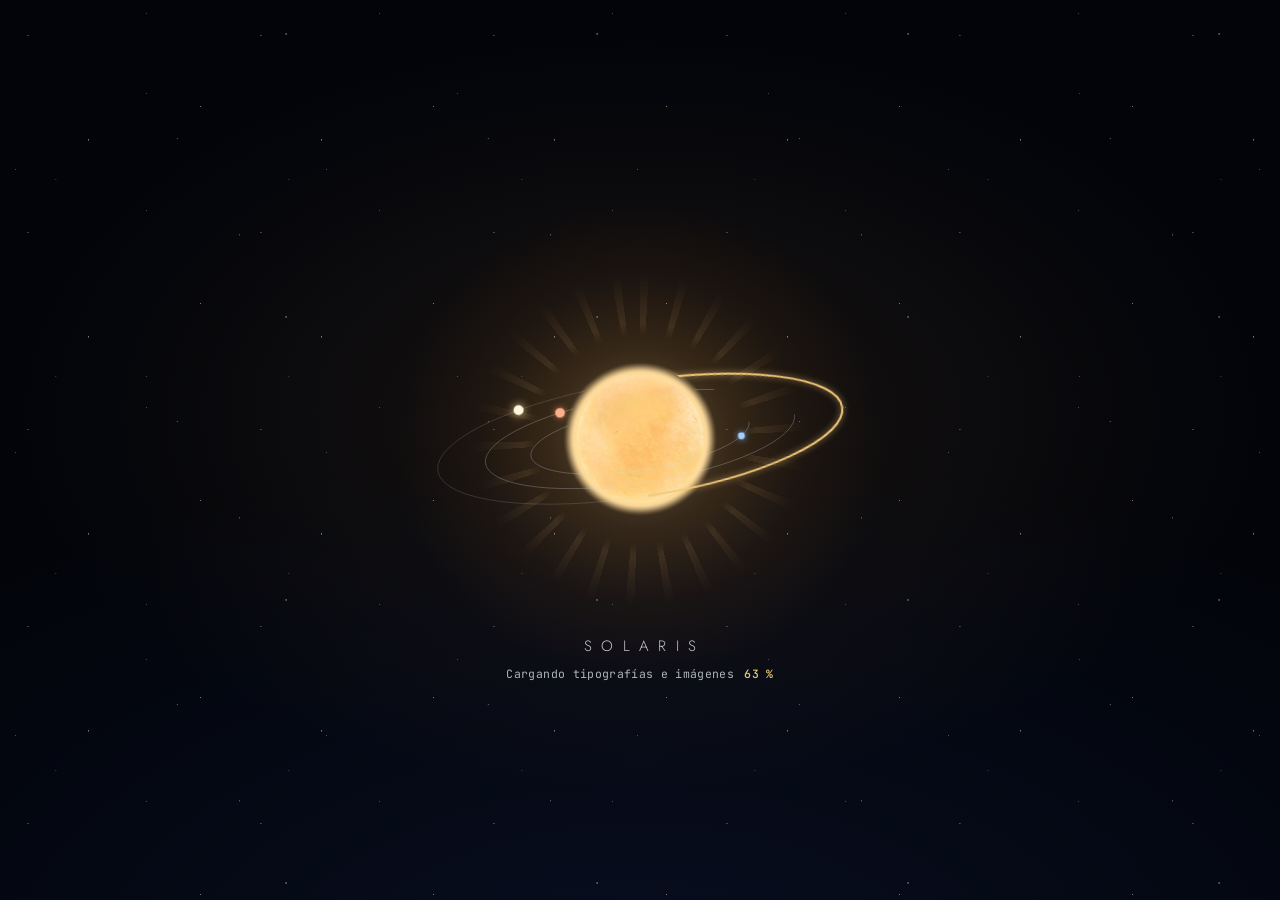
<file: index.html>
<!doctype html>
<html lang="es">
<head>
<meta charset="utf-8">
<meta name="viewport" content="width=device-width, initial-scale=1, viewport-fit=cover">
<title>SOLARIS: Sistema Solar 3D</title>
<link rel="icon" href="favicon.ico" sizes="any">
<link rel="icon" type="image/png" sizes="32x32" href="assets/images/favicon-32.png">
<link rel="apple-touch-icon" sizes="180x180" href="assets/images/apple-touch-icon.png">
<meta name="description" content="Simulador educativo en 3D del Sistema Solar con planetas, lunas, asteroides, cometas y constelaciones.">
<link rel="preload" href="assets/fonts/jost-latin-400-normal.woff2" as="font" type="font/woff2" crossorigin>
<link rel="stylesheet" href="css/fonts.css?v=450f18c3e4">
<link rel="preload" href="assets/images/logo-solaris.webp" as="image">
<link rel="stylesheet" href="css/privacidad.css?v=9bf25ff68c">
<link rel="stylesheet" href="css/solaris.css?v=4a6e5ce044">
<script>
/* Pantalla de carga: movimiento reducido antes del primer pintado y salida de emergencia si el simulador no llega a arrancar */
(function () {
  var d = document.documentElement;
  try { var s = JSON.parse(localStorage.getItem('solaris.settings') || 'null'); if (s && ((s.accessibility && s.accessibility.reducedMotion) || (s.interface && s.interface.anim === 'reduced'))) d.classList.add('anim-reduced'); } catch (e) {}
  setTimeout(function () {
    if (window.SOLARIS_SPLASH) return;
    var sp = document.getElementById('splash'), a = document.getElementById('app');
    if (a) a.classList.remove('splash-hold');
    if (sp) sp.classList.add('sp-failsafe');
  }, 30000);
})();
</script>
</head>
<body>
<div id="splash" role="status" aria-label="Cargando SOLARIS">
  <div class="sp-bg" aria-hidden="true"></div>
  <div class="sp-wave" aria-hidden="true"></div>
  <div class="sp-stage" aria-hidden="true">
    <div class="sp-glow"></div>
    <div class="sp-rays"></div>
    <div class="sp-sunwrap"><div class="sp-sun"></div><i class="sp-core"></i></div>
    <svg class="sp-orbits" viewBox="-200 -200 400 400">
      <defs><mask id="sp-occ" maskUnits="userSpaceOnUse" x="-220" y="-220" width="440" height="440"><rect x="-220" y="-220" width="440" height="440" fill="#fff"/><path d="M-64 0A64 64 0 0 1 64 0Z" fill="#000"/></mask></defs>
      <g class="sp-sys" transform="rotate(-9)">
        <g mask="url(#sp-occ)">
          <ellipse class="sp-orb o1" rx="96" ry="27" pathLength="1"/>
          <ellipse class="sp-orb o2" rx="136" ry="38" pathLength="1"/>
          <ellipse class="sp-track" rx="178" ry="50" pathLength="1"/>
          <path class="sp-prog" d="M0 50A178 50 0 0 0 0 -50A178 50 0 0 0 0 50" pathLength="1"/>
          <circle class="sp-pl p1" r="3"><animateMotion dur="3.8s" repeatCount="indefinite" path="M96 0A96 27 0 1 0 -96 0A96 27 0 1 0 96 0"/></circle>
          <circle class="sp-pl p2" r="4.2"><animateMotion dur="7.4s" begin="-2.6s" repeatCount="indefinite" path="M136 0A136 38 0 1 0 -136 0A136 38 0 1 0 136 0"/></circle>
          <circle class="sp-head" r="4.4" cx="0" cy="50"/>
        </g>
      </g>
    </svg>
  </div>
  <div class="sp-meta">
    <p class="sp-name" aria-hidden="true">SOLARIS</p>
    <p class="sp-status"><span id="sp-msg">Encendiendo el Sol</span><b id="sp-pct" aria-hidden="true"></b></p>
  </div>
</div>
<div id="app" class="booting splash-hold">
  <canvas id="gl" tabindex="0" aria-label="Vista 3D del Sistema Solar. Arrastra para girar y usa la rueda para acercarte."></canvas>
  <div id="labels" aria-hidden="true"></div>
  <div id="reticle" class="reticle" aria-hidden="true"></div>
  <div id="reticle-hover" class="reticle hov" aria-hidden="true"></div>

  <header id="top" class="ui">
    <button id="btn-menu" class="icon-btn" aria-label="Abrir menú"></button>
    <button id="home-btn" class="brand" aria-label="Volver a la pantalla inicial" data-tip="Volver a la pantalla inicial"><img data-logo="small" alt="SOLARIS" width="111" height="30"></button>
    <div id="search" role="search">
      <span id="search-ico"></span>
      <input id="q" type="search" placeholder="Buscar planetas, lunas, cometas…" autocomplete="off" spellcheck="false" aria-label="Buscar un objeto" role="combobox" aria-expanded="false" aria-controls="results" aria-autocomplete="list">
      <kbd aria-hidden="true">/</kbd>
      <ul id="results" role="listbox" aria-label="Resultados"></ul>
    </div>
    <div id="modes" role="radiogroup" aria-label="Modo de visualización"></div>
    <button id="fly-btn" class="fly-btn" data-tip="Pilotar una nave por el Sistema Solar (P)"><svg viewBox="0 0 24 24" width="18" height="18" fill="none" stroke="currentColor" stroke-width="1.5" stroke-linecap="round" stroke-linejoin="round" aria-hidden="true"><path d="M12 2.5c3 2.4 4.5 6 4.5 10.5l-2 3h-5l-2-3c0-4.5 1.5-8.1 4.5-10.5z"/><circle cx="12" cy="9.5" r="1.6"/><path d="M7.5 13l-3 3 3 .5M16.5 13l3 3-3 .5M10.5 18.5l1.5 3 1.5-3"/></svg><span>Pilotar</span></button>
    <div class="more-wrap">
      <button id="more-btn" class="icon-btn" aria-haspopup="menu" aria-expanded="false" aria-controls="more-menu" aria-label="Más opciones" data-tip="Ajustes, música y ayuda"><svg viewBox="0 0 24 24" width="20" height="20" aria-hidden="true"><circle cx="5.5" cy="12" r="1.7" fill="currentColor"/><circle cx="12" cy="12" r="1.7" fill="currentColor"/><circle cx="18.5" cy="12" r="1.7" fill="currentColor"/></svg></button>
      <div id="more-menu" role="menu" aria-label="Más opciones" hidden>
        <button id="settings-btn" class="mm-item" role="menuitem" data-open-settings><svg viewBox="0 0 24 24" width="18" height="18" aria-hidden="true"><path d="M12 8.6a3.4 3.4 0 1 0 0 6.8 3.4 3.4 0 0 0 0-6.8z" fill="none" stroke="currentColor" stroke-width="1.6"/><path d="M19.3 13.4l1.6 1.2-1.7 2.9-1.9-.6a7.4 7.4 0 0 1-1.8 1l-.4 2h-3.3l-.4-2a7.4 7.4 0 0 1-1.8-1l-1.9.6-1.7-2.9 1.6-1.2a7 7 0 0 1 0-2.1L4.4 10l1.7-2.9 1.9.6a7.4 7.4 0 0 1 1.8-1l.4-2h3.3l.4 2a7.4 7.4 0 0 1 1.8 1l1.9-.6L19.3 10l-1.6 1.2a7 7 0 0 1 0 2.2z" fill="none" stroke="currentColor" stroke-width="1.5" stroke-linejoin="round"/></svg><span>Ajustes</span></button>
        <button id="music-btn" class="mm-item music-btn" role="menuitem" data-music aria-haspopup="dialog" aria-expanded="false"><svg class="mi" viewBox="0 0 24 24" width="20" height="20" aria-hidden="true"><path class="mi-note" d="M9 17.5V6.2l10-2.2v11.3" fill="none" stroke="currentColor" stroke-width="1.7" stroke-linecap="round" stroke-linejoin="round"/><circle class="mi-note" cx="6.6" cy="17.6" r="2.4" fill="none" stroke="currentColor" stroke-width="1.7"/><circle class="mi-note" cx="16.6" cy="15.4" r="2.4" fill="none" stroke="currentColor" stroke-width="1.7"/><path class="mi-off" d="M4 4l16 16" stroke="currentColor" stroke-width="1.8" stroke-linecap="round"/></svg><span>Música y sonido</span><small class="mm-state"></small></button>
        <button id="help-btn" class="mm-item" role="menuitem"><span>Atajos de teclado</span><kbd aria-hidden="true">?</kbd></button>
        <button id="more-guide" class="mm-item" role="menuitem"><svg viewBox="0 0 24 24" width="18" height="18" aria-hidden="true"><path d="M4 5.5C6.5 4.5 9.5 4.6 12 6.3c2.5-1.7 5.5-1.8 8-.8v13c-2.5-1-5.5-.9-8 .8-2.5-1.7-5.5-1.8-8-.8z M12 6.3v13" fill="none" stroke="currentColor" stroke-width="1.5" stroke-linejoin="round"/></svg><span>Instrucciones</span></button>
        <button id="more-privacy" class="mm-item" role="menuitem" data-privacy-open><svg viewBox="0 0 24 24" width="18" height="18" aria-hidden="true"><path d="M12 3.2l7 2.8v5.4c0 4.4-3 8.1-7 9.4-4-1.3-7-5-7-9.4V6z" fill="none" stroke="currentColor" stroke-width="1.5" stroke-linejoin="round"/><path d="M9 12.2l2.1 2.1L15.2 10" fill="none" stroke="currentColor" stroke-width="1.5" stroke-linecap="round" stroke-linejoin="round"/></svg><span>Privacidad y cookies</span></button>
        <div class="mm-legal" role="none"><a role="menuitem" href="terminos-y-condiciones/" target="_blank" rel="noopener">Términos</a><a role="menuitem" href="politica-de-privacidad/" target="_blank" rel="noopener">Privacidad</a><a role="menuitem" href="politica-de-cookies/" target="_blank" rel="noopener">Cookies</a></div>
      </div>
    </div>
  </header>

  <nav id="rail" class="ui" aria-label="Secciones"></nav>
  <aside id="drawer" class="ui panel" aria-hidden="true" aria-labelledby="drawer-title">
    <div class="panel-head"><h2 id="drawer-title"></h2><button id="drawer-close" class="icon-btn" aria-label="Cerrar"></button></div>
    <div id="drawer-body" class="panel-body"></div>
  </aside>

  <aside id="info" class="ui panel" aria-hidden="true" aria-labelledby="info-title">
    <button id="info-close" class="icon-btn close-float" aria-label="Cerrar ficha"></button>
    <div id="info-body" class="panel-body"></div>
  </aside>

  <div id="camtools" class="ui" role="toolbar" aria-label="Cámara"></div>

  <div id="bottom" class="ui">
    <div id="scalebadge" aria-live="polite"></div>
    <div id="timebar" role="group" aria-label="Control del tiempo">
      <button id="t-slower" class="tool" aria-label="Más lento" data-tip="Más lento ( , )"></button>
      <button id="t-play" class="tool play" aria-label="Pausar"></button>
      <button id="t-faster" class="tool" aria-label="Más rápido" data-tip="Más rápido ( . )"></button>
      <div class="speed-wrap">
        <button id="t-speed" class="speed" aria-haspopup="menu" aria-expanded="false"></button>
        <div id="speed-menu" role="menu" aria-label="Velocidad"></div>
      </div>
      <div class="date"><span id="t-date"></span><span id="t-clock"></span></div>
      <span id="t-sim" class="t-sim" hidden data-tip="La simulación muestra una fecha distinta de la actual">SIMULACIÓN</span>
      <button id="t-tl" class="tool" aria-label="Línea del tiempo" data-tip="Línea del tiempo"><svg viewBox="0 0 24 24" width="18" height="18" fill="none" stroke="currentColor" stroke-width="1.6" stroke-linecap="round" aria-hidden="true"><path d="M3 12h18M7 9v6M12 7v10M17 9v6"/></svg></button>
      <span id="rot-flag" data-tip="A esta velocidad la rotación de los planetas se muestra ralentizada para evitar parpadeos">rotación ralentizada</span>
      <div class="pick"><button id="t-cal" class="tool" aria-label="Elegir fecha" data-tip="Elegir una fecha"></button><input id="t-pick" type="date" min="1600-01-01" max="2400-12-31" aria-label="Fecha de la simulación" tabindex="-1"></div>
      <button id="t-now" class="txt-btn" data-tip="Volver a la fecha actual en tiempo real">Hoy</button>
      <button id="t-reset" class="tool" aria-label="Restablecer velocidad" data-tip="Restablecer velocidad (R)"></button>
    </div>
  </div>

  <div id="minimap-wrap" class="ui">
    <canvas id="minimap" aria-label="Minimapa del Sistema Solar visto desde arriba. Haz clic en un planeta para viajar."></canvas>
    <button id="mm-toggle" class="icon-btn" aria-label="Mostrar u ocultar minimapa" data-tip="Minimapa (M)"></button>
  </div>

  <div id="tip" role="tooltip"></div>
  <div id="toast" role="status" aria-live="polite"></div>
  <section id="tourbar" aria-live="polite" aria-label="Recorrido guiado">
    <header class="tb-head">
      <div><p id="tb-tour"></p><p id="tb-step"></p></div>
      <button id="tb-x" class="tb-x" aria-label="Salir del recorrido" data-tip="Salir del recorrido (Esc)">&times;</button>
    </header>
    <div id="tb-dots" class="tb-track"><i id="tb-prog"></i></div>
    <div class="tb-body">
      <span id="tb-kicker"></span><h3 id="tb-title"></h3>
      <p id="tb-text"></p>
      <p id="tb-note" class="tb-note" hidden></p>
      <dl id="tb-data"></dl>
      <p id="tb-live" class="tb-live" aria-live="off"></p>
      <p id="tb-phase" class="tb-phase"></p>
    </div>
    <div class="tb-done"><h3>Recorrido completado</h3><p id="tb-done-txt"></p>
      <div class="tb-done-act"><button class="cta" id="tb-again">Repetir recorrido</button><button class="cta-ghost" id="tb-other">Elegir otro recorrido</button></div></div>
    <footer class="tb-ctrl">
      <button id="tb-prev" class="tb-btn" aria-label="Parada anterior" data-tip="Anterior (←)"><svg viewBox="0 0 24 24" width="18" height="18" aria-hidden="true"><path d="M7 5v14M19 5l-9 7 9 7z" fill="currentColor"/></svg></button>
      <button id="tb-play" class="tb-btn tb-main" aria-label="Pausar recorrido"></button>
      <button id="tb-next" class="tb-btn" aria-label="Parada siguiente" data-tip="Siguiente (→)"><svg viewBox="0 0 24 24" width="18" height="18" aria-hidden="true"><path d="M17 5v14M5 5l9 7-9 7z" fill="currentColor"/></svg></button>
      <button id="tb-restart" class="tb-btn" aria-label="Reiniciar recorrido" data-tip="Reiniciar recorrido"><svg viewBox="0 0 24 24" width="18" height="18" aria-hidden="true"><path d="M4.5 12a7.5 7.5 0 1 0 2.2-5.3M4.5 4.5v3.7h3.7" fill="none" stroke="currentColor" stroke-width="1.8" stroke-linecap="round" stroke-linejoin="round"/></svg></button>
      <span id="tb-paused" class="tb-paused"></span>
      <span class="tb-links"><button id="tb-cine" class="txt-btn tb-cine" data-tip="Ver el recorrido sin interfaz, órbitas ni etiquetas"><svg viewBox="0 0 24 24" width="16" height="16" aria-hidden="true"><rect x="3" y="5" width="18" height="14" rx="2" fill="none" stroke="currentColor" stroke-width="1.6"/><path d="M7 5v14M17 5v14M3 9.5h4M3 14.5h4M17 9.5h4M17 14.5h4" fill="none" stroke="currentColor" stroke-width="1.6"/></svg>Modo Cine</button><button id="tb-card" class="txt-btn">Ver ficha</button><button id="tb-exit" class="txt-btn">Salir</button></span>
    </footer>
  </section>
  <div id="letterbox" aria-hidden="true"><i></i><i></i></div>
  <div id="asset-load" role="status" aria-live="polite"><i></i><span>Cargando modelo…</span></div>
  <div id="cine-ctl" role="toolbar" aria-label="Controles del recorrido en Modo Cine"></div>
  <div id="cine-cap" aria-live="polite"></div>
  <button id="cine-exit" class="txt-btn">Salir del modo cine</button>

  <div id="help" role="dialog" aria-modal="true" aria-hidden="true" aria-labelledby="help-title">
    <div class="help-card">
      <h2 id="help-title">Atajos de teclado</h2>
      <div class="help-grid" id="help-keys"></div>
      <button id="help-guide" class="txt-btn">Ver instrucciones completas</button><button id="help-close" class="txt-btn">Cerrar</button>
    </div>
  </div>


  <div id="guide" role="dialog" aria-modal="true" aria-hidden="true" aria-labelledby="guide-title">
    <div class="guide-card">
      <button id="guide-x" class="guide-x" aria-label="Cerrar instrucciones">&times;</button>
      <p class="guide-kicker">Instrucciones</p>
      <h2 id="guide-title">Bienvenido a SOLARIS</h2>
      <p class="guide-lead">Estás a punto de recorrer el Sistema Solar tal como está en este momento: el Sol, los planetas, sus lunas, asteroides, cometas y satélites artificiales reales, en posiciones calculadas a partir de datos científicos. Explóralo con libertad, viaja en el tiempo o navega por el sistema solar en una nave espacial.</p>
      <h3>Cómo moverte</h3><dl><dt>Arrastrar</dt><dd>Girar la cámara (un dedo en pantallas táctiles)</dd><dt><kbd>Rueda</kbd> o pellizcar</dt><dd>Acercar y alejar</dd><dt><kbd>Mayús</kbd> + arrastrar</dt><dd>Desplazar la vista (dos dedos en táctil)</dd><dt>Clic</dt><dd>Seleccionar un objeto y abrir su ficha</dd><dt>Doble clic</dt><dd>Viajar muy cerca del objeto</dd></dl>
      <h3>Teclas del explorador</h3><div class="guide-grid" id="guide-keys-explore"></div>
      <h3>Teclas de vuelo</h3><div class="guide-grid" id="guide-keys-flight"></div>
      <h3>Consejos</h3><ul class="guide-tips"><li>Si es tu primera vez, prueba los <b>recorridos guiados</b> (botón en la pantalla inicial o tecla <kbd>T</kbd>): planetas, lunas, exploración humana, asteroides y cometas.</li><li>Lo que ves está en <b>tiempo real</b>. Acelera el tiempo con las flechas de la barra inferior para ver girar planetas y lunas, y vuelve al presente con <b>Hoy</b>.</li><li>Con el <b>calendario</b> de la barra de tiempo puedes ver dónde estaban los planetas en un día especial, como tu cumpleaños.</li><li>Abre la <b>ficha</b> de cualquier objeto para conocer su tamaño, su gravedad, su distancia actual y curiosidades.</li><li>Cambia la <b>escala</b> en Configuración: la escala real muestra lo inmensamente vacío que es el espacio.</li><li>Acércate a Júpiter o a Saturno: verás las sombras de sus lunas sobre las nubes y la sombra de los anillos sobre el planeta.</li><li>Para pilotar, empieza con el <b>Colibrí</b> en modo asistido y sigue la <b>escuela de vuelo</b>. Elige un objetivo con <kbd>T</kbd>, deja que el piloto automático <kbd>I</kbd> te lleve y escanéalo con <kbd>K</kbd> para llenar tu <b>bitácora</b>. Después, prueba los <b>retos</b> con medallas y la vista de <b>cabina</b> (<kbd>C</kbd>).</li><li>Si la animación va lenta, baja la <b>calidad gráfica</b> en Configuración.</li><li>El botón de <b>nota musical</b> abre el control de audio: pausa la música y ajusta por separado el volumen general, la música, los efectos de interfaz y las naves. También puedes desactivar los sonidos al pasar el cursor o silenciarlo todo.</li></ul>
      <div class="guide-end"><p><b>¡Disfruta SOLARIS!</b> El universo es enorme y fascinante; ojalá este viaje despierte tu curiosidad. Buen viaje, explorador.</p>
      <button id="guide-ok" class="cta">Entendido</button></div>
    </div>
  </div>


  <div id="tours" role="dialog" aria-modal="true" aria-hidden="true" aria-labelledby="tours-title">
    <div class="tours-card">
      <button id="tours-x" class="guide-x" aria-label="Cerrar recorridos">&times;</button>
      <p class="guide-kicker">Recorridos guiados</p>
      <h2 id="tours-title">Descubre el Sistema Solar sin mover un dedo</h2>
      <p class="guide-lead">La cámara viaja sola de un objeto a otro, se detiene en cada parada y te muestra sus datos científicos. Puedes pausar, avanzar o retroceder cuando quieras.</p>
      <div id="tours-list" class="tours-grid"></div>
    </div>
  </div>

  <div id="about" role="dialog" aria-modal="true" aria-hidden="true" aria-labelledby="about-title">
    <div class="about-card">
      <button id="about-x" class="guide-x" aria-label="Cerrar">&times;</button>
      <p class="about-brand"><img data-logo="big" alt="SOLARIS" width="1100" height="300"></p>
      <h2 id="about-title">Un proyecto educativo hecho en México</h2>
      <div class="about-text">
        <p>SOLARIS es un proyecto educativo y sin fines de lucro creado en México con el propósito de acercar el conocimiento del Sistema Solar y la exploración espacial a más personas de una manera visual, interactiva y accesible.</p>
        <p>Este proyecto fue desarrollado por un creador mexicano con el apoyo de Claude, utilizando tecnología como herramienta para transformar información científica en una experiencia de aprendizaje más atractiva.</p>
        <p>SOLARIS busca despertar la curiosidad, fomentar el interés por la astronomía, la ciencia y la tecnología, y facilitar el acceso a información sobre planetas, lunas, asteroides, cometas, misiones espaciales y otros objetos de nuestro entorno cósmico.</p>
        <p>Su objetivo no es comercial, sino educativo: aprender, explorar y compartir conocimiento.</p>
        <p class="about-close-line">SOLARIS nace de la idea de que entender mejor el universo también puede inspirarnos a seguir preguntando, investigando y descubriendo.</p>
      </div>
      <div class="about-legal"><nav class="legal-links" aria-label="Información legal"><a href="terminos-y-condiciones/" target="_blank" rel="noopener">Términos y condiciones</a><a href="politica-de-privacidad/" target="_blank" rel="noopener">Política de privacidad</a><a href="politica-de-cookies/" target="_blank" rel="noopener">Política de cookies</a><button type="button" class="link" data-privacy-open>Preferencias de privacidad</button></nav></div>
      <div class="about-foot"><button id="about-credits" class="txt-btn">Créditos y propiedad intelectual</button><button id="about-ok" class="cta">Cerrar</button></div>
    </div>
  </div>

  <section id="credits" aria-labelledby="cr-title" aria-hidden="true">
    <div class="cr-bg" aria-hidden="true"></div>
    <header class="cr-top">
      <button id="cr-back" class="cr-back"><svg viewBox="0 0 24 24" width="18" height="18" aria-hidden="true"><path d="M15 5l-7 7 7 7" fill="none" stroke="currentColor" stroke-width="2" stroke-linecap="round" stroke-linejoin="round"/></svg>Volver al inicio</button>
      <img class="cr-top-logo" data-logo="small" alt="SOLARIS" width="89" height="24">
    </header>
    <div id="cr-scroll" class="cr-scroll">
      <article class="cr-page">
        <div class="cr-hero cr-in">
          <img class="cr-logo" data-logo="big" alt="SOLARIS" width="1100" height="300">
          <h1 id="cr-title">Créditos, Licencias y Propiedad Intelectual</h1>
          <p class="cr-tag">Proyecto educativo independiente · México · Sin fines de lucro</p>
        </div>
        <nav class="cr-index cr-in" aria-label="Secciones">
          <a href="#cr-sobre">Sobre SOLARIS</a><a href="#cr-recursos">Modelos 3D y recursos</a><a href="#cr-musica">Música y audio</a><a href="#cr-interstellar">Interstellar</a><a href="#cr-expanse" data-ship-ref="rocinante">The Expanse</a><a href="#cr-orville" data-ship-ref="orville">The Orville</a><a href="#cr-gargantua">Sistema Gargantúa</a><a href="#cr-marcas">Marcas registradas</a><a href="#cr-ciencia">Información científica</a><a href="#cr-agencias">Agencias y misiones</a><a href="#cr-ia">Inteligencia artificial</a><a href="#cr-finalidad">Finalidad no comercial</a><a href="#cr-solicitudes">Solicitudes</a><a href="#cr-legal">Privacidad, términos y licencia</a><a href="#cr-gracias">Agradecimientos</a>
        </nav>
        <div class="cr-panel">
          <section id="cr-sobre" class="cr-sec cr-in">
            <h2>Sobre SOLARIS</h2>
            <p><b>SOLARIS</b> es un proyecto independiente de carácter educativo y sin fines de lucro, creado en México con el propósito de acercar la astronomía, la exploración espacial y el conocimiento del Sistema Solar a más personas mediante una experiencia visual e interactiva.</p>
            <h3>Autoría</h3>
            <dl class="cr-format cr-authors">
              <div><dt>Autor</dt><dd><svg class="mx-flag" viewBox="0 0 28 16" width="25" height="14" role="img" aria-label="Bandera de México"><rect width="9.34" height="16" fill="#006847"/><rect x="9.33" width="9.34" height="16" fill="#fff"/><rect x="18.66" width="9.34" height="16" fill="#ce1126"/><path d="M11.6 9.9 Q14 11.9 16.4 9.9" fill="none" stroke="#3f7f3a" stroke-width=".7"/><ellipse cx="14" cy="7.6" rx="1.7" ry="2.1" fill="#8a5a24"/><circle cx="14.9" cy="5.7" r=".75" fill="#8a5a24"/></svg><span>Oscar A. Sánchez</span></dd></div>
              <div><dt>Co-autora</dt><dd><svg class="mx-flag" viewBox="0 0 28 16" width="25" height="14" role="img" aria-label="Bandera de México"><rect width="9.34" height="16" fill="#006847"/><rect x="9.33" width="9.34" height="16" fill="#fff"/><rect x="18.66" width="9.34" height="16" fill="#ce1126"/><path d="M11.6 9.9 Q14 11.9 16.4 9.9" fill="none" stroke="#3f7f3a" stroke-width=".7"/><ellipse cx="14" cy="7.6" rx="1.7" ry="2.1" fill="#8a5a24"/><circle cx="14.9" cy="5.7" r=".75" fill="#8a5a24"/></svg><span>María J. Gascón</span></dd></div>
            </dl>
            <p>El proyecto ha sido desarrollado con apoyo de herramientas de inteligencia artificial, incluyendo <b>Claude</b> y <b>ChatGPT</b>, así como distintas tecnologías y recursos digitales utilizados durante su desarrollo.</p>
            <p>SOLARIS no representa, pertenece ni está afiliado oficialmente con ninguna agencia espacial, estudio cinematográfico, empresa, universidad, institución científica o titular de propiedad intelectual mencionado dentro del sitio, salvo que expresamente se indique lo contrario.</p>
          </section>
          <section id="cr-recursos" class="cr-sec cr-in">
            <h2>Modelos 3D y recursos de terceros</h2>
            <p>Algunos modelos 3D, texturas, imágenes, materiales u otros recursos visuales utilizados dentro de SOLARIS pueden haber sido creados por terceros y obtenidos de plataformas públicas, repositorios, bibliotecas digitales o sitios especializados.</p>
            <p>La autoría de dichos recursos corresponde exclusivamente a sus respectivos creadores.</p>
            <p>Cuando corresponda, SOLARIS procura respetar las condiciones de uso y atribución establecidas por cada autor, plataforma o licencia.</p>
            <p>La inclusión de un recurso de terceros dentro del proyecto:</p>
            <ul class="cr-list"><li>No implica que SOLARIS sea propietario de dicho recurso.</li><li>No implica transferencia de derechos de autor.</li><li>No implica afiliación o colaboración con su creador.</li><li>No implica que el creador respalde o patrocine SOLARIS.</li></ul>
            <p>Cuando la licencia requiera atribución, el nombre del autor, la fuente y la licencia correspondiente deberán mostrarse dentro de esta sección o junto al recurso utilizado.</p>
            <h3>Formato de atribución</h3>
            <dl class="cr-format">
              <div><dt>Nombre del recurso</dt><dd>[Nombre del modelo o recurso]</dd></div>
              <div><dt>Autor</dt><dd>[Nombre del creador]</dd></div>
              <div><dt>Fuente</dt><dd>[Plataforma o sitio de origen]</dd></div>
              <div><dt>Licencia</dt><dd>[Tipo de licencia]</dd></div>
              <div><dt>Enlace original</dt><dd>[URL del recurso]</dd></div>
            </dl>
            <h3>Recursos de terceros utilizados en SOLARIS</h3>
            <p class="cr-note">Atribuciones de los recursos incluidos actualmente, presentadas con el formato anterior.</p>
            <div id="cr-assets" class="cr-assets"></div>
          </section>
          <section id="cr-musica" class="cr-sec cr-in">
            <h2>Música y audio</h2>
            <h3>Tema musical principal de SOLARIS</h3>
            <div class="cr-track"><svg viewBox="0 0 24 24" width="28" height="28" aria-hidden="true"><path d="M9 17.5V6.2l10-2.2v11.3" fill="none" stroke="currentColor" stroke-width="1.6" stroke-linecap="round" stroke-linejoin="round"/><circle cx="6.6" cy="17.6" r="2.4" fill="none" stroke="currentColor" stroke-width="1.6"/><circle cx="16.6" cy="15.4" r="2.4" fill="none" stroke="currentColor" stroke-width="1.6"/></svg><div><b class="cr-track-t">Metamorphosis</b><span>Música por <b>Laura Platt</b></span></div></div>
            <p>Utilizada como soundtrack principal y ambientación musical de SOLARIS.</p>
            <dl class="cr-format cr-music-meta">
              <div><dt>Licencia</dt><dd><a href="https://creativecommons.org/licenses/by/4.0/" target="_blank" rel="noopener">CC BY 4.0</a> (Creative Commons Atribución 4.0 Internacional)</dd></div>
              <div><dt>Enlace de origen</dt><dd><a href="https://www.youtube.com/watch?v=G7-1z_8Mn5M" target="_blank" rel="noopener">youtube.com/watch?v=G7-1z_8Mn5M</a></dd></div>
            </dl>
            <p class="cr-note">«Metamorphosis», de Laura Platt, se utiliza bajo la licencia Creative Commons Atribución 4.0 Internacional (CC BY 4.0), que permite su uso siempre que se reconozca la autoría.</p>
            <p class="cr-note">Los efectos de sonido de la interfaz, de la navegación entre objetos y del modo de vuelo (motores, propulsores, alertas, escáner y logros) son originales de SOLARIS y se generan por síntesis en tiempo real. La voz de la computadora de a bordo usa la síntesis de voz del propio navegador, solo con voces en español instaladas en el dispositivo (las voces en línea no se utilizan). Las texturas de la cabina y los materiales de los satélites dibujados por SOLARIS también son originales y se generan por procedimiento.</p>
          </section>
          <section id="cr-interstellar" class="cr-sec cr-in">
            <h2>Referencias a Interstellar</h2>
            <p>SOLARIS puede incluir determinadas referencias visuales o culturales relacionadas con la película <b>Interstellar</b>, únicamente dentro del contexto de una experiencia educativa, de exploración espacial y sin fines de lucro.</p>
            <p><b>Interstellar</b>, sus logotipos, nombres, elementos visuales, diseños, personajes y demás propiedad intelectual relacionada pertenecen a sus respectivos titulares.</p>
            <p>SOLARIS no reclama propiedad sobre estos elementos.</p>
            <p>La utilización de cualquier referencia a <i>Interstellar</i> dentro del proyecto:</p>
            <ul class="cr-list"><li>No implica afiliación oficial con los productores, distribuidores o titulares de la película.</li><li>No implica patrocinio, aprobación o respaldo por parte de sus propietarios.</li><li>No pretende sustituir, reproducir comercialmente ni competir con la obra original.</li><li>Se presenta únicamente como referencia cultural dentro de un proyecto independiente y educativo.</li></ul>
            <p class="cr-callout">El hecho de que SOLARIS sea un proyecto sin fines de lucro <b>no debe interpretarse como una autorización, licencia o cesión de derechos por parte de los titulares de la propiedad intelectual correspondiente</b>.</p>
            <p>Si algún elemento relacionado con <i>Interstellar</i> requiere autorización específica de sus titulares, dicha autorización prevalecerá sobre cualquier declaración contenida en esta página.</p>
          </section>
          <section id="cr-expanse" data-ship-ref="rocinante" class="cr-sec cr-in">
            <h2>Referencias a The Expanse</h2>
            <p>SOLARIS puede incluir determinadas referencias visuales o culturales relacionadas con la serie <b>The Expanse</b>, únicamente dentro del contexto de una experiencia educativa, de exploración espacial y sin fines de lucro.</p>
            <p><b>The Expanse</b>, sus logotipos, nombres, elementos visuales, diseños, personajes y demás propiedad intelectual relacionada pertenecen a sus respectivos titulares.</p>
            <p>SOLARIS no reclama propiedad sobre estos elementos.</p>
            <p>La utilización de cualquier referencia a <i>The Expanse</i> dentro del proyecto:</p>
            <ul class="cr-list"><li>No implica afiliación oficial con los productores, distribuidores o titulares de la serie.</li><li>No implica patrocinio, aprobación o respaldo por parte de sus propietarios.</li><li>No pretende sustituir, reproducir comercialmente ni competir con la obra original.</li><li>Se presenta únicamente como referencia cultural dentro de un proyecto independiente y educativo.</li></ul>
            <p class="cr-callout">El hecho de que SOLARIS sea un proyecto sin fines de lucro <b>no debe interpretarse como una autorización, licencia o cesión de derechos por parte de los titulares de la propiedad intelectual correspondiente</b>.</p>
            <p>Si algún elemento relacionado con <i>The Expanse</i> requiere autorización específica de sus titulares, dicha autorización prevalecerá sobre cualquier declaración contenida en esta página.</p>
          </section>
          <section id="cr-orville" data-ship-ref="orville" class="cr-sec cr-in">
            <h2>Referencias a The Orville</h2>
            <p>SOLARIS puede incluir determinadas referencias visuales o culturales relacionadas con la serie <b>The Orville</b>, únicamente dentro del contexto de una experiencia educativa, de exploración espacial y sin fines de lucro.</p>
            <p><b>The Orville</b>, sus logotipos, nombres, elementos visuales, diseños, personajes y demás propiedad intelectual relacionada pertenecen a sus respectivos titulares.</p>
            <p>SOLARIS no reclama propiedad sobre estos elementos.</p>
            <p>La utilización de cualquier referencia a <i>The Orville</i> dentro del proyecto:</p>
            <ul class="cr-list"><li>No implica afiliación oficial con los productores, distribuidores o titulares de la serie.</li><li>No implica patrocinio, aprobación o respaldo por parte de sus propietarios.</li><li>No pretende sustituir, reproducir comercialmente ni competir con la obra original.</li><li>Se presenta únicamente como referencia cultural dentro de un proyecto independiente y educativo.</li></ul>
            <p class="cr-callout">El hecho de que SOLARIS sea un proyecto sin fines de lucro <b>no debe interpretarse como una autorización, licencia o cesión de derechos por parte de los titulares de la propiedad intelectual correspondiente</b>.</p>
            <p>Si algún elemento relacionado con <i>The Orville</i> requiere autorización específica de sus titulares, dicha autorización prevalecerá sobre cualquier declaración contenida en esta página.</p>
          </section>
          <section id="cr-gargantua" class="cr-sec cr-in">
            <h2>Interstellar — Sistema Gargantúa</h2>
            <p>SOLARIS incluye un modo de exploración inspirado en el sistema planetario de la película <b>Interstellar</b>: <b>Gargantúa</b>, el <b>Planeta de Miller</b>, el <b>Planeta de Mann</b> y el <b>Planeta de Edmunds</b>.</p>
            <p>Estos nombres, así como los conceptos narrativos, diseños y demás elementos asociados a <i>Interstellar</i>, pertenecen a sus respectivos titulares de derechos. SOLARIS no reclama propiedad sobre ellos.</p>
            <p>Su inclusión se realiza dentro de una experiencia educativa y no comercial. SOLARIS no es un producto oficial ni un proyecto autorizado, afiliado o patrocinado por los titulares de <i>Interstellar</i>.</p>
            <p>Las representaciones visuales del sistema son creaciones propias de SOLARIS, calculadas en tiempo real; no reproducen imágenes, música ni efectos de sonido de la película. Los conceptos científicos que se muestran (agujeros negros, horizonte de sucesos, discos de acreción, lentes gravitacionales y dilatación temporal) son fenómenos físicos reales; los datos concretos del sistema pertenecen a la ficción.</p>
            <p>La ambientación sonora del Planeta de Miller es un sonido original sintetizado en tiempo real por SOLARIS; no utiliza grabaciones de la banda sonora de <i>Interstellar</i>.</p>
          </section>
          <section id="cr-marcas" class="cr-sec cr-in">
            <h2>Marcas registradas</h2>
            <p>Todos los nombres comerciales, marcas, logotipos, denominaciones, productos, misiones, organizaciones y empresas mencionados dentro de SOLARIS pertenecen a sus respectivos propietarios.</p>
            <p>Su aparición dentro del proyecto se realiza únicamente con fines:</p>
            <ul class="cr-list"><li>Informativos.</li><li>Educativos.</li><li>Descriptivos.</li><li>De identificación.</li></ul>
            <p>SOLARIS no pretende sugerir una relación comercial, patrocinio, licencia, asociación o respaldo oficial cuando dicha relación no exista.</p>
          </section>
          <section id="cr-ciencia" class="cr-sec cr-in">
            <h2>Información científica</h2>
            <p>SOLARIS busca presentar información astronómica y científica de manera clara, visual y educativa.</p>
            <p>Parte de la información puede basarse en datos publicados por organismos científicos, agencias espaciales, observatorios, universidades y otras fuentes públicas.</p>
            <p>Cuando sea posible, se procurará identificar las fuentes utilizadas.</p>
            <p>Debido a la naturaleza del simulador, algunos elementos pueden encontrarse:</p>
            <ul class="cr-list"><li>Visualmente escalados.</li><li>Simplificados.</li><li>Representados mediante aproximaciones.</li><li>Adaptados para mejorar la navegación o comprensión del usuario.</li></ul>
            <p>Las posiciones, distancias, tamaños, velocidades o trayectorias mostradas pueden no representar siempre una reproducción científica de precisión absoluta.</p>
            <p class="cr-callout">SOLARIS debe entenderse como una herramienta educativa y de divulgación, no como un sistema profesional de navegación, ingeniería aeroespacial o investigación astronómica.</p>
          </section>
          <section id="cr-agencias" class="cr-sec cr-in">
            <h2>Uso de nombres de agencias y misiones</h2>
            <p>Los nombres de agencias espaciales, telescopios, sondas, misiones y vehículos espaciales incluidos dentro de SOLARIS se utilizan únicamente con fines educativos y descriptivos.</p>
            <p>Por ejemplo:</p>
            <ul class="cr-chips"><li>NASA</li><li>ESA</li><li>JAXA</li><li>Roscosmos</li><li>CNSA</li><li>ISRO</li><li>KARI</li><li>MBRSC</li><li>SpaceX</li><li>James Webb Space Telescope</li><li>Hubble Space Telescope</li><li>Voyager</li><li>New Horizons</li><li>Parker Solar Probe</li><li>Europa Clipper</li><li>Juice</li><li>BepiColombo</li><li>Lucy</li><li>DART</li><li>Mars Reconnaissance Orbiter</li><li>MAVEN</li><li>Mars Express</li><li>ExoMars</li><li>Emirates Mars Mission</li><li>Tianwen-1</li><li>Lunar Reconnaissance Orbiter</li><li>Chandrayaan-2</li><li>Danuri</li><li>Queqiao-2</li></ul>
            <p>Todas las marcas, nombres y elementos relacionados continúan perteneciendo a sus respectivos titulares.</p>
            <p>Su inclusión no implica afiliación oficial con SOLARIS.</p>
          </section>
          <section id="cr-ia" class="cr-sec cr-in">
            <h2>Inteligencia artificial</h2>
            <p>Parte del desarrollo conceptual, técnico, textual y de programación de SOLARIS ha sido realizado con apoyo de herramientas de inteligencia artificial.</p>
            <p>Entre ellas se encuentran:</p>
            <div class="cr-cols">
              <div class="cr-card"><h3>Claude</h3><p><b>Claude</b>, desarrollado por Anthropic, ha sido utilizado como herramienta de apoyo durante distintas etapas del desarrollo del proyecto, incluyendo:</p><ul class="cr-list"><li>Programación.</li><li>Desarrollo de funcionalidades.</li><li>Resolución de problemas técnicos.</li><li>Organización de componentes.</li><li>Diseño conceptual del simulador.</li><li>Estructuración de sistemas e interfaces.</li></ul></div>
              <div class="cr-card"><h3>ChatGPT</h3><p><b>ChatGPT</b>, desarrollado por OpenAI, ha sido utilizado principalmente como herramienta de apoyo para la <b>redacción, revisión, estructuración y mejora de textos</b> utilizados dentro de SOLARIS.</p><p>Su participación ha incluido apoyo en:</p><ul class="cr-list"><li>Redacción de descripciones.</li><li>Textos educativos.</li><li>Mensajes institucionales.</li><li>Créditos y avisos informativos.</li><li>Organización de contenido.</li><li>Mejora de instrucciones y documentación.</li><li>Revisión de estilo y claridad.</li></ul></div>
            </div>
            <p>Las herramientas de inteligencia artificial han sido utilizadas como apoyo durante el proceso creativo y técnico.</p>
            <p>La dirección, selección, integración, revisión y finalidad general del proyecto corresponden a su creador.</p>
          </section>
          <section id="cr-finalidad" class="cr-sec cr-in">
            <h2>Finalidad no comercial</h2>
            <p>SOLARIS ha sido creado como un proyecto educativo y de divulgación.</p>
            <p>Su finalidad principal es:</p>
            <p class="cr-quote">explorar, aprender, enseñar y fomentar el interés por la astronomía, la ciencia, la tecnología y la exploración espacial.</p>
            <p>El proyecto no pretende apropiarse de obras, marcas, modelos, diseños ni recursos pertenecientes a terceros.</p>
            <p>Cuando un recurso externo sea utilizado, se procurará respetar las condiciones establecidas por su autor o propietario.</p>
            <p>La naturaleza no comercial del proyecto no modifica ni elimina los derechos que legalmente correspondan a terceros.</p>
          </section>
          <section id="cr-solicitudes" class="cr-sec cr-in">
            <h2>Solicitudes de atribución, corrección o retiro</h2>
            <p>SOLARIS busca respetar el trabajo de artistas, desarrolladores, instituciones y titulares de derechos.</p>
            <p>Si eres propietario o autor de algún modelo, imagen, textura, diseño, marca u otro recurso utilizado dentro del proyecto y consideras que:</p>
            <ul class="cr-list"><li>La atribución es incorrecta.</li><li>Falta información sobre tu autoría.</li><li>El recurso requiere una licencia diferente.</li><li>El recurso no debe aparecer en SOLARIS.</li><li>Deseas solicitar su modificación o retiro.</li></ul>
            <p>puedes comunicarte con el responsable del proyecto para solicitar una revisión.</p>
            <p>Las solicitudes legítimas serán revisadas y, cuando corresponda, se realizarán las modificaciones necesarias.</p>
            <div class="cr-contact"><span>Contacto</span><a href="mailto:oscarasanchez.c@outlook.com">oscarasanchez.c@outlook.com</a></div>
          </section>
          <section id="cr-legal" class="cr-sec cr-in">
            <h2>Privacidad, términos de uso y licencia del código</h2>
            <p>SOLARIS no usa cookies, no tiene cuentas ni formularios y no incluye analítica, publicidad ni herramientas de rastreo. Lo único que guarda son tus ajustes y tu progreso, en tu propio navegador.</p>
            <p>Las tipografías, texturas, modelos y música se sirven desde el propio sitio. Las fotografías reales de Wikimedia Commons solo se cargan si las activas.</p>
            <p>El <b>código fuente de SOLARIS es abierto</b> bajo la <a href="https://github.com/oscarnschez/SOLARIS/blob/main/LICENSE" target="_blank" rel="noopener">licencia MIT</a> y está publicado en <a href="https://github.com/oscarnschez/SOLARIS" target="_blank" rel="noopener">GitHub</a>. El nombre, el logotipo y los textos de SOLARIS conservan sus derechos, y los recursos de terceros mantienen las licencias indicadas en esta página (<a href="https://github.com/oscarnschez/SOLARIS/blob/main/NOTICE" target="_blank" rel="noopener">alcance de la licencia</a>).</p>
            <ul class="cr-list"><li><a href="terminos-y-condiciones/" target="_blank" rel="noopener">Términos y condiciones</a></li><li><a href="politica-de-privacidad/" target="_blank" rel="noopener">Política de privacidad</a></li><li><a href="politica-de-cookies/" target="_blank" rel="noopener">Política de cookies</a></li><li><button type="button" class="link" data-privacy-open>Gestionar privacidad y cookies</button></li></ul>
          </section>
          <section id="cr-gracias" class="cr-sec cr-in">
            <h2>Agradecimientos</h2>
            <p>SOLARIS reconoce y agradece el trabajo de científicos, astrónomos, ingenieros, artistas 3D, desarrolladores, divulgadores, instituciones y comunidades que hacen posible el acceso público al conocimiento y a recursos relacionados con la exploración espacial.</p>
            <p>También se reconoce el apoyo de herramientas de inteligencia artificial como <b>Claude</b> y <b>ChatGPT</b>, utilizadas durante distintas etapas del desarrollo, programación, documentación y redacción del proyecto.</p>
            <p>Este proyecto existe con una intención sencilla:</p>
            <p class="cr-quote">hacer que explorar el universo sea una experiencia accesible, visual y capaz de despertar curiosidad.</p>
          </section>
        </div>
        <footer class="cr-foot cr-in">
          <img data-logo="small" alt="SOLARIS" width="111" height="30">
          <p>Proyecto educativo independiente · México<br>Sin fines de lucro</p>
          <nav class="legal-links" aria-label="Información legal"><a href="terminos-y-condiciones/" target="_blank" rel="noopener">Términos y condiciones</a><a href="politica-de-privacidad/" target="_blank" rel="noopener">Política de privacidad</a><a href="politica-de-cookies/" target="_blank" rel="noopener">Política de cookies</a><button type="button" class="link" data-privacy-open>Preferencias de privacidad</button></nav>
          <button id="cr-back2" class="cta-ghost">← Volver al inicio</button>
        </footer>
      </article>
    </div>
  </section>

  <div id="music-pop" role="dialog" aria-label="Audio" aria-hidden="true">
    <p class="mp-title">Audio</p>
    <div class="mp-head"><svg class="mp-ico" viewBox="0 0 24 24" width="20" height="20" aria-hidden="true"><path class="mi-note" d="M9 17.5V6.2l10-2.2v11.3" fill="none" stroke="currentColor" stroke-width="1.7" stroke-linecap="round" stroke-linejoin="round"/><circle class="mi-note" cx="6.6" cy="17.6" r="2.4" fill="none" stroke="currentColor" stroke-width="1.7"/><circle class="mi-note" cx="16.6" cy="15.4" r="2.4" fill="none" stroke="currentColor" stroke-width="1.7"/><path class="mi-off" d="M4 4l16 16" stroke="currentColor" stroke-width="1.8" stroke-linecap="round"/></svg><div><span>Tema musical principal</span><b>Metamorphosis</b><small>Laura Platt</small></div></div>
    <button id="music-toggle" class="mp-toggle">Pausar música</button>
    <div class="mp-mix"></div>
    <button id="music-credits" class="txt-btn mp-link">Ver créditos de la música</button>
  </div>

  <div id="settings" role="dialog" aria-modal="true" aria-hidden="true" aria-labelledby="set-title">
    <div class="set-card">
      <header class="set-top"><span class="set-ico"><svg viewBox="0 0 24 24" width="18" height="18" aria-hidden="true"><path d="M12 8.6a3.4 3.4 0 1 0 0 6.8 3.4 3.4 0 0 0 0-6.8z" fill="none" stroke="currentColor" stroke-width="1.6"/><path d="M19.3 13.4l1.6 1.2-1.7 2.9-1.9-.6a7.4 7.4 0 0 1-1.8 1l-.4 2h-3.3l-.4-2a7.4 7.4 0 0 1-1.8-1l-1.9.6-1.7-2.9 1.6-1.2a7 7 0 0 1 0-2.1L4.4 10l1.7-2.9 1.9.6a7.4 7.4 0 0 1 1.8-1l.4-2h3.3l.4 2a7.4 7.4 0 0 1 1.8 1l1.9-.6L19.3 10l-1.6 1.2a7 7 0 0 1 0 2.2z" fill="none" stroke="currentColor" stroke-width="1.5" stroke-linejoin="round"/></svg></span><h2 id="set-title">Ajustes</h2><button id="set-close" class="guide-x" aria-label="Cerrar ajustes">&times;</button></header>
      <div class="set-main"><nav id="set-nav" class="set-nav" role="tablist" aria-label="Categorías de ajustes"></nav><div id="set-body" class="set-body" role="tabpanel" aria-labelledby="set-cat-title"></div></div>
      <footer class="set-foot"><span class="set-live">Los cambios se aplican al instante y se guardan automáticamente.</span><button id="set-reset" class="txt-btn">Restaurar valores</button><button id="set-done" class="cta">Cerrar</button></footer>
    </div>
  </div>
  <div id="confirm" role="alertdialog" aria-modal="true" aria-hidden="true" aria-labelledby="cf-title" aria-describedby="cf-text">
    <div class="cf-card"><h3 id="cf-title"></h3><p id="cf-text"></p><div class="cf-act"><button id="cf-cancel" class="txt-btn"></button><button id="cf-ok" class="cta"></button></div></div>
  </div>
  <div id="flight"></div>

  <section id="intro">
    <button id="intro-music" class="intro-music music-btn" data-music aria-haspopup="dialog" aria-expanded="false" aria-label="Música"><svg class="mi" viewBox="0 0 24 24" width="20" height="20" aria-hidden="true"><path class="mi-note" d="M9 17.5V6.2l10-2.2v11.3" fill="none" stroke="currentColor" stroke-width="1.7" stroke-linecap="round" stroke-linejoin="round"/><circle class="mi-note" cx="6.6" cy="17.6" r="2.4" fill="none" stroke="currentColor" stroke-width="1.7"/><circle class="mi-note" cx="16.6" cy="15.4" r="2.4" fill="none" stroke="currentColor" stroke-width="1.7"/><path class="mi-off" d="M4 4l16 16" stroke="currentColor" stroke-width="1.8" stroke-linecap="round"/></svg></button>
    <button id="about-btn" class="intro-about" aria-haspopup="dialog"><span>Acerca de</span><img class="about-logo" src="assets/images/logo-solaris-pequeno.webp" alt="SOLARIS" width="78" height="21"></button>
    <div class="intro-inner">
      <h1 class="intro-logo"><span class="lg-wrap"><img src="assets/images/logo-solaris.webp" alt="SOLARIS" width="1100" height="300"><span class="lg-anim" aria-hidden="true"><i class="lg-corona"></i><i class="lg-l" style="--i:0;left:0.000%;width:12.455%;background-size:802.920% 100%;background-position:0.000% 0"></i><i class="lg-l lg-sun" style="--i:1;left:12.455%;width:25.455%;background-size:392.857% 100%;background-position:16.707% 0"></i><i class="lg-l" style="--i:2;left:37.909%;width:11.000%;background-size:909.091% 100%;background-position:42.594% 0"></i><i class="lg-l" style="--i:3;left:48.909%;width:16.818%;background-size:594.595% 100%;background-position:58.798% 0"></i><i class="lg-l" style="--i:4;left:65.727%;width:14.818%;background-size:674.847% 100%;background-position:77.161% 0"></i><i class="lg-l" style="--i:5;left:80.545%;width:6.000%;background-size:1666.667% 100%;background-position:85.687% 0"></i><i class="lg-l" style="--i:6;left:86.545%;width:13.455%;background-size:743.243% 100%;background-position:100.000% 0"></i><i class="lg-flare"></i></span></span></h1>
      <p class="intro-sub">Explora el Sistema Solar en una simulación 3D interactiva. Navega entre mundos, observa sus órbitas a través del tiempo y descubre los datos científicos detrás de cada planeta, luna, asteroide y cometa.</p>
      <p id="intro-tele" class="intro-tele"></p>
      <div class="intro-actions"><button id="start" class="cta" disabled>Explorar el Sistema Solar</button><button id="start-tours" class="cta-ghost" disabled>Recorridos guiados</button><button id="start-fly" class="cta-ghost" disabled>Pilotar una nave</button><button id="guide-btn" class="intro-mini" aria-haspopup="dialog"><svg viewBox="0 0 24 24" width="15" height="15" aria-hidden="true"><circle cx="12" cy="12" r="9.5" fill="none" stroke="currentColor" stroke-width="1.6"/><path d="M9.6 9.3a2.5 2.5 0 1 1 3.6 2.3c-.8.4-1.2 1-1.2 1.8v.4" fill="none" stroke="currentColor" stroke-width="1.6" stroke-linecap="round"/><circle cx="12" cy="16.9" r="1" fill="currentColor"/></svg>Instrucciones</button><button id="intro-settings" class="intro-mini" data-open-settings><svg viewBox="0 0 24 24" width="15" height="15" aria-hidden="true"><path d="M12 8.6a3.4 3.4 0 1 0 0 6.8 3.4 3.4 0 0 0 0-6.8z" fill="none" stroke="currentColor" stroke-width="1.6"/><path d="M19.3 13.4l1.6 1.2-1.7 2.9-1.9-.6a7.4 7.4 0 0 1-1.8 1l-.4 2h-3.3l-.4-2a7.4 7.4 0 0 1-1.8-1l-1.9.6-1.7-2.9 1.6-1.2a7 7 0 0 1 0-2.1L4.4 10l1.7-2.9 1.9.6a7.4 7.4 0 0 1 1.8-1l.4-2h3.3l.4 2a7.4 7.4 0 0 1 1.8 1l1.9-.6L19.3 10l-1.6 1.2a7 7 0 0 1 0 2.2z" fill="none" stroke="currentColor" stroke-width="1.5" stroke-linejoin="round"/></svg>Ajustes</button><button id="credits-btn" class="intro-mini"><svg viewBox="0 0 24 24" width="15" height="15" aria-hidden="true"><path d="M7 3.5h7.5L19 8v12.5H7z M14.5 3.5V8H19 M10 12h6 M10 15.5h6" fill="none" stroke="currentColor" stroke-width="1.6" stroke-linejoin="round" stroke-linecap="round"/></svg>Créditos y propiedad intelectual</button></div>
      <p class="intro-author"><svg class="mx-flag" viewBox="0 0 28 16" width="25" height="14" role="img" aria-label="Bandera de México"><rect width="9.34" height="16" fill="#006847"/><rect x="9.33" width="9.34" height="16" fill="#fff"/><rect x="18.66" width="9.34" height="16" fill="#ce1126"/><path d="M11.6 9.9 Q14 11.9 16.4 9.9" fill="none" stroke="#3f7f3a" stroke-width=".7"/><ellipse cx="14" cy="7.6" rx="1.7" ry="2.1" fill="#8a5a24"/><circle cx="14.9" cy="5.7" r=".75" fill="#8a5a24"/></svg><span>Autor: Oscar A. Sánchez</span></p>
      <p class="intro-author"><svg class="mx-flag" viewBox="0 0 28 16" width="25" height="14" role="img" aria-label="Bandera de México"><rect width="9.34" height="16" fill="#006847"/><rect x="9.33" width="9.34" height="16" fill="#fff"/><rect x="18.66" width="9.34" height="16" fill="#ce1126"/><path d="M11.6 9.9 Q14 11.9 16.4 9.9" fill="none" stroke="#3f7f3a" stroke-width=".7"/><ellipse cx="14" cy="7.6" rx="1.7" ry="2.1" fill="#8a5a24"/><circle cx="14.9" cy="5.7" r=".75" fill="#8a5a24"/></svg><span>Co-autora: María J. Gascón</span></p>
      <p class="intro-legal"><span>Sin cookies ni rastreo.</span><a href="terminos-y-condiciones/" target="_blank" rel="noopener">Términos</a><a href="politica-de-privacidad/" target="_blank" rel="noopener">Privacidad</a><a href="politica-de-cookies/" target="_blank" rel="noopener">Cookies</a><button type="button" class="link" data-privacy-open>Preferencias</button></p>
      <div class="loader"><div class="bar"><i id="load-bar"></i></div><span id="load-msg" aria-live="polite">Preparando la escena</span></div>
    </div>
  </section>
</div>
<script src="js/privacidad.js?v=c35245d0b5"></script>
<script src="js/solaris.js?v=6048095042"></script>
</body>
</html>
</file>
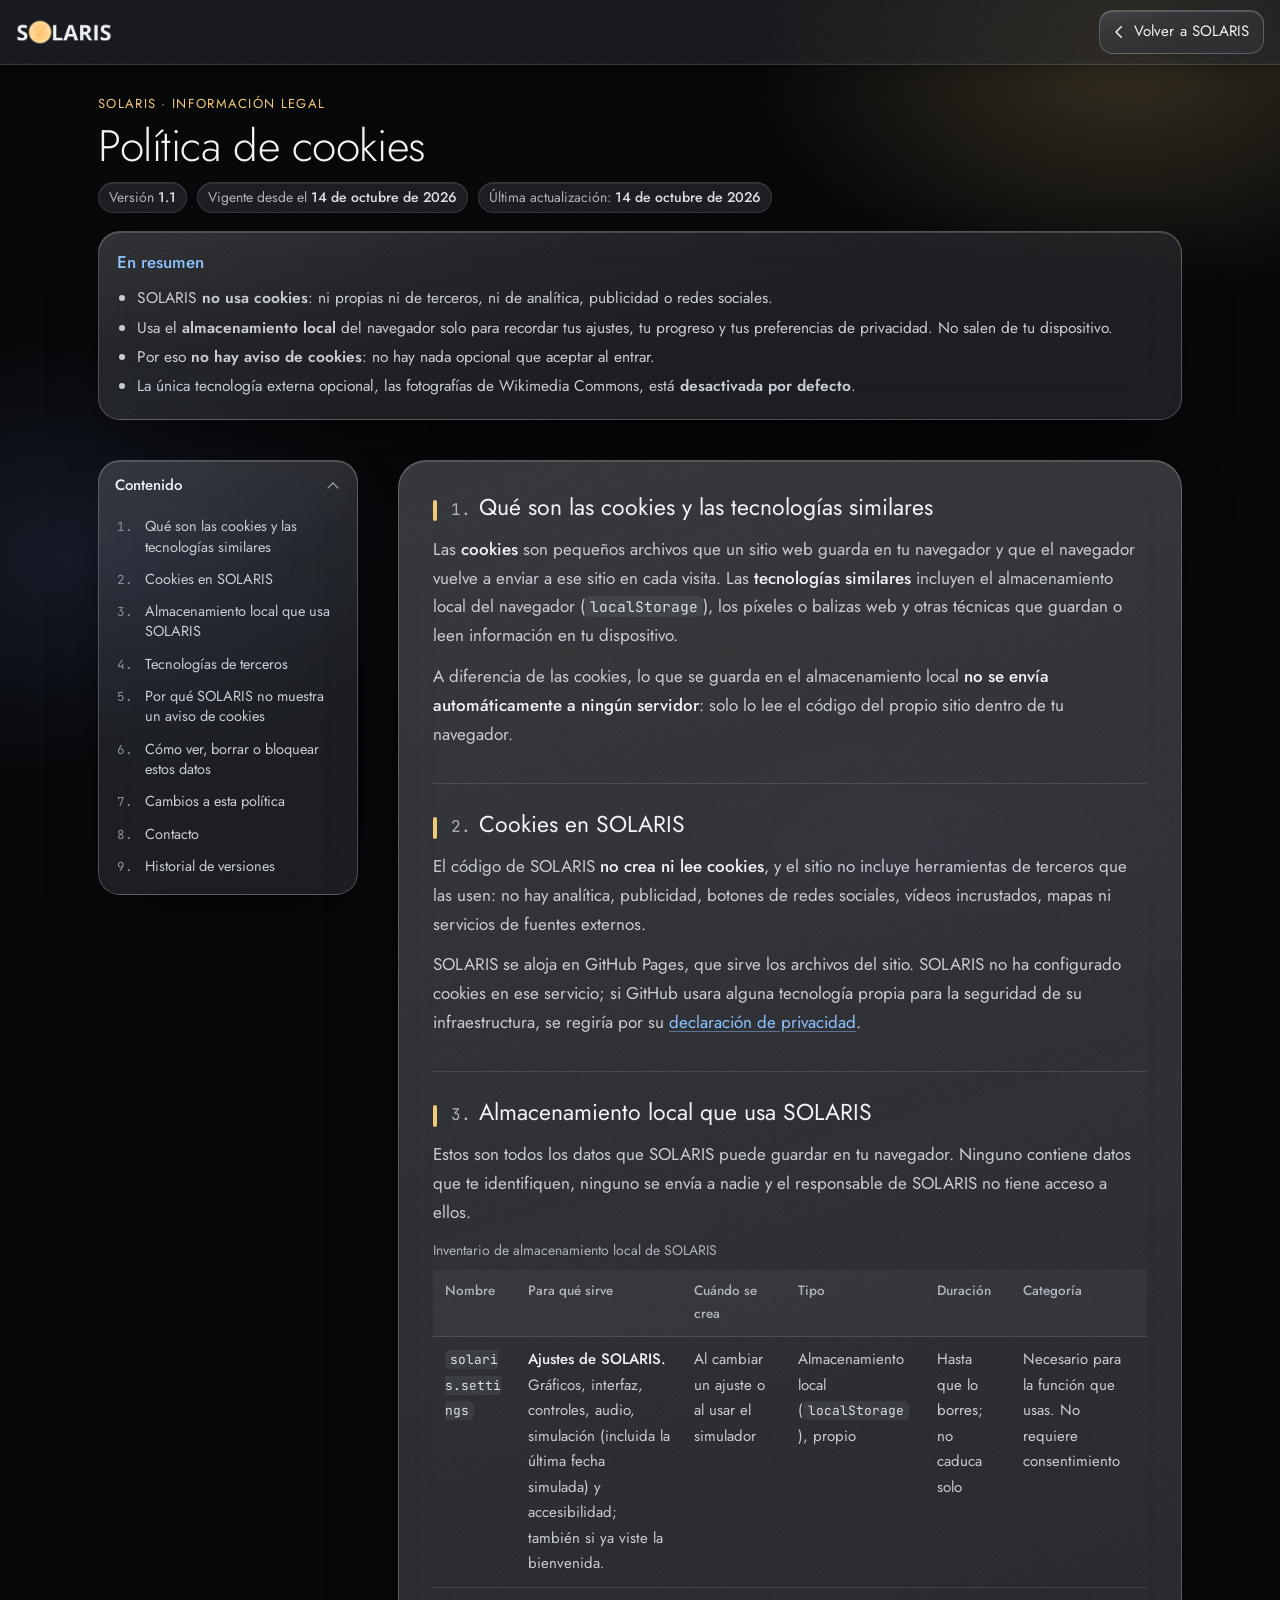
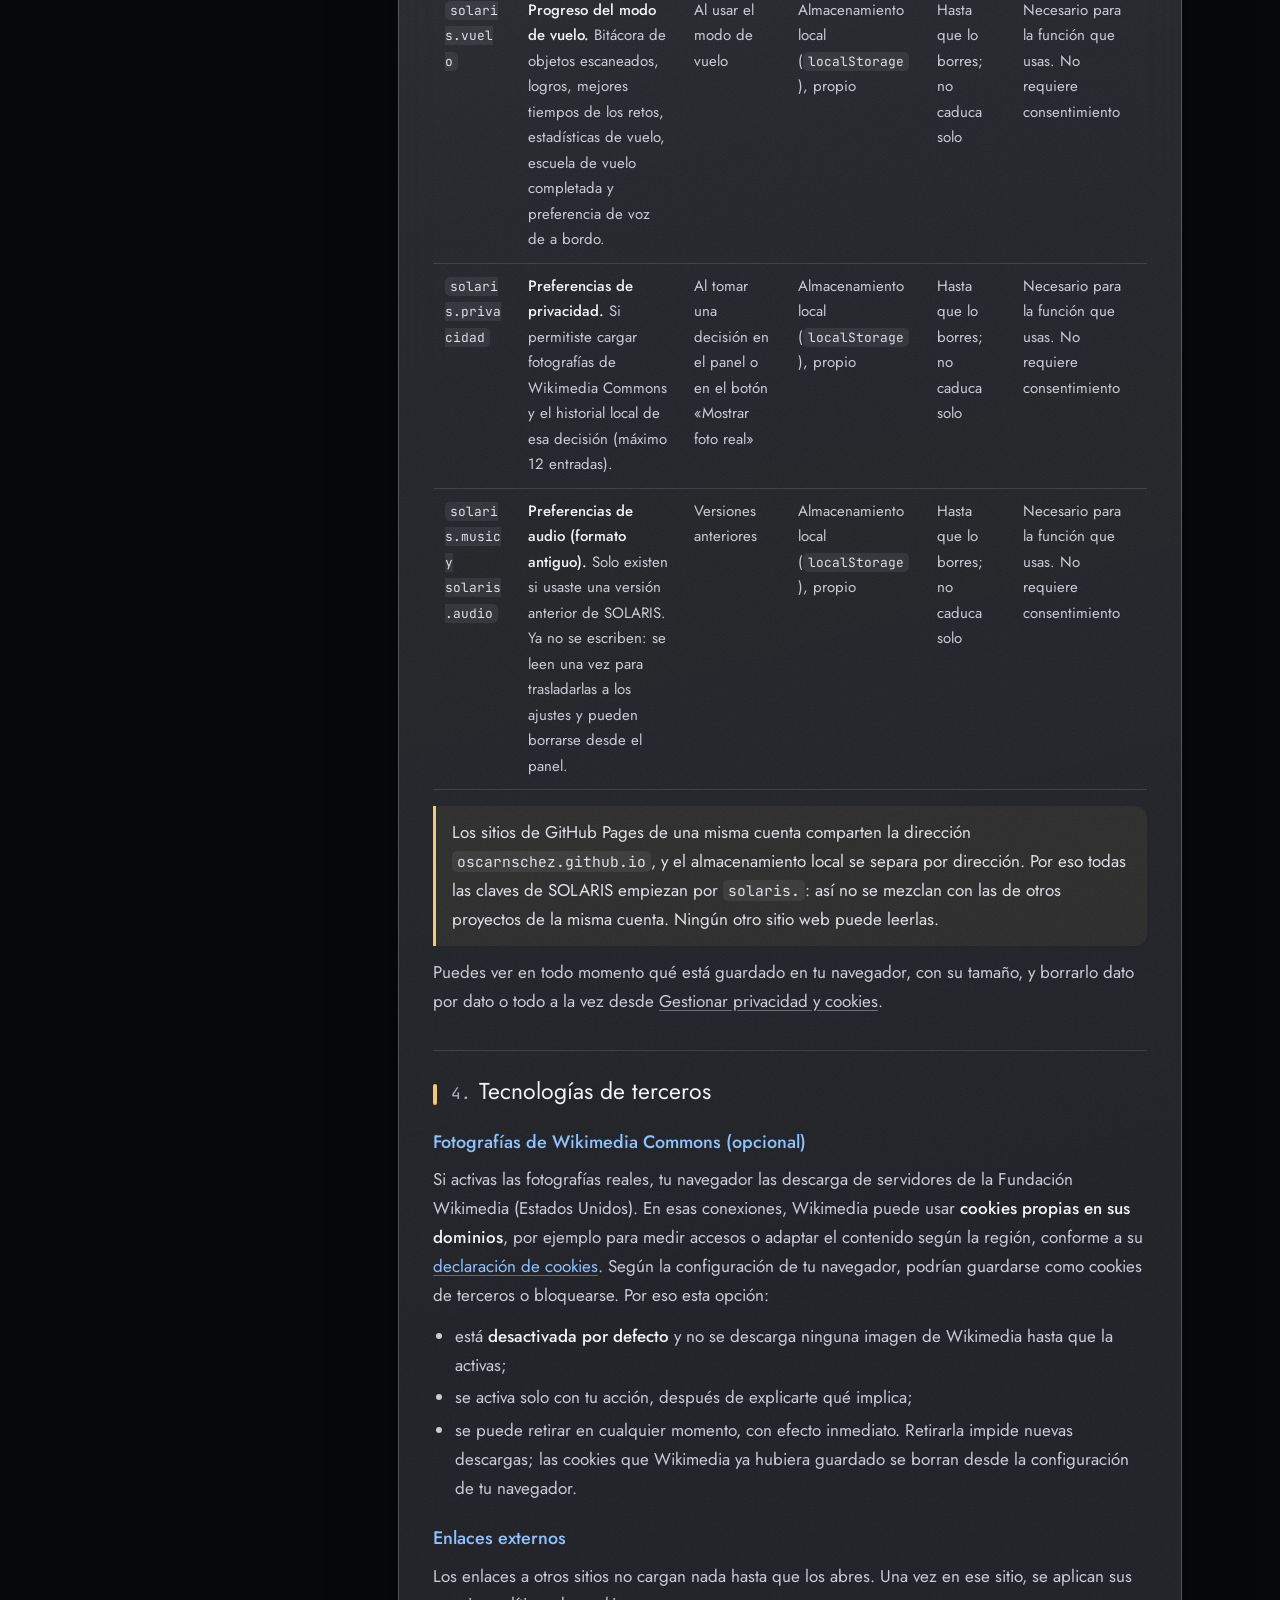
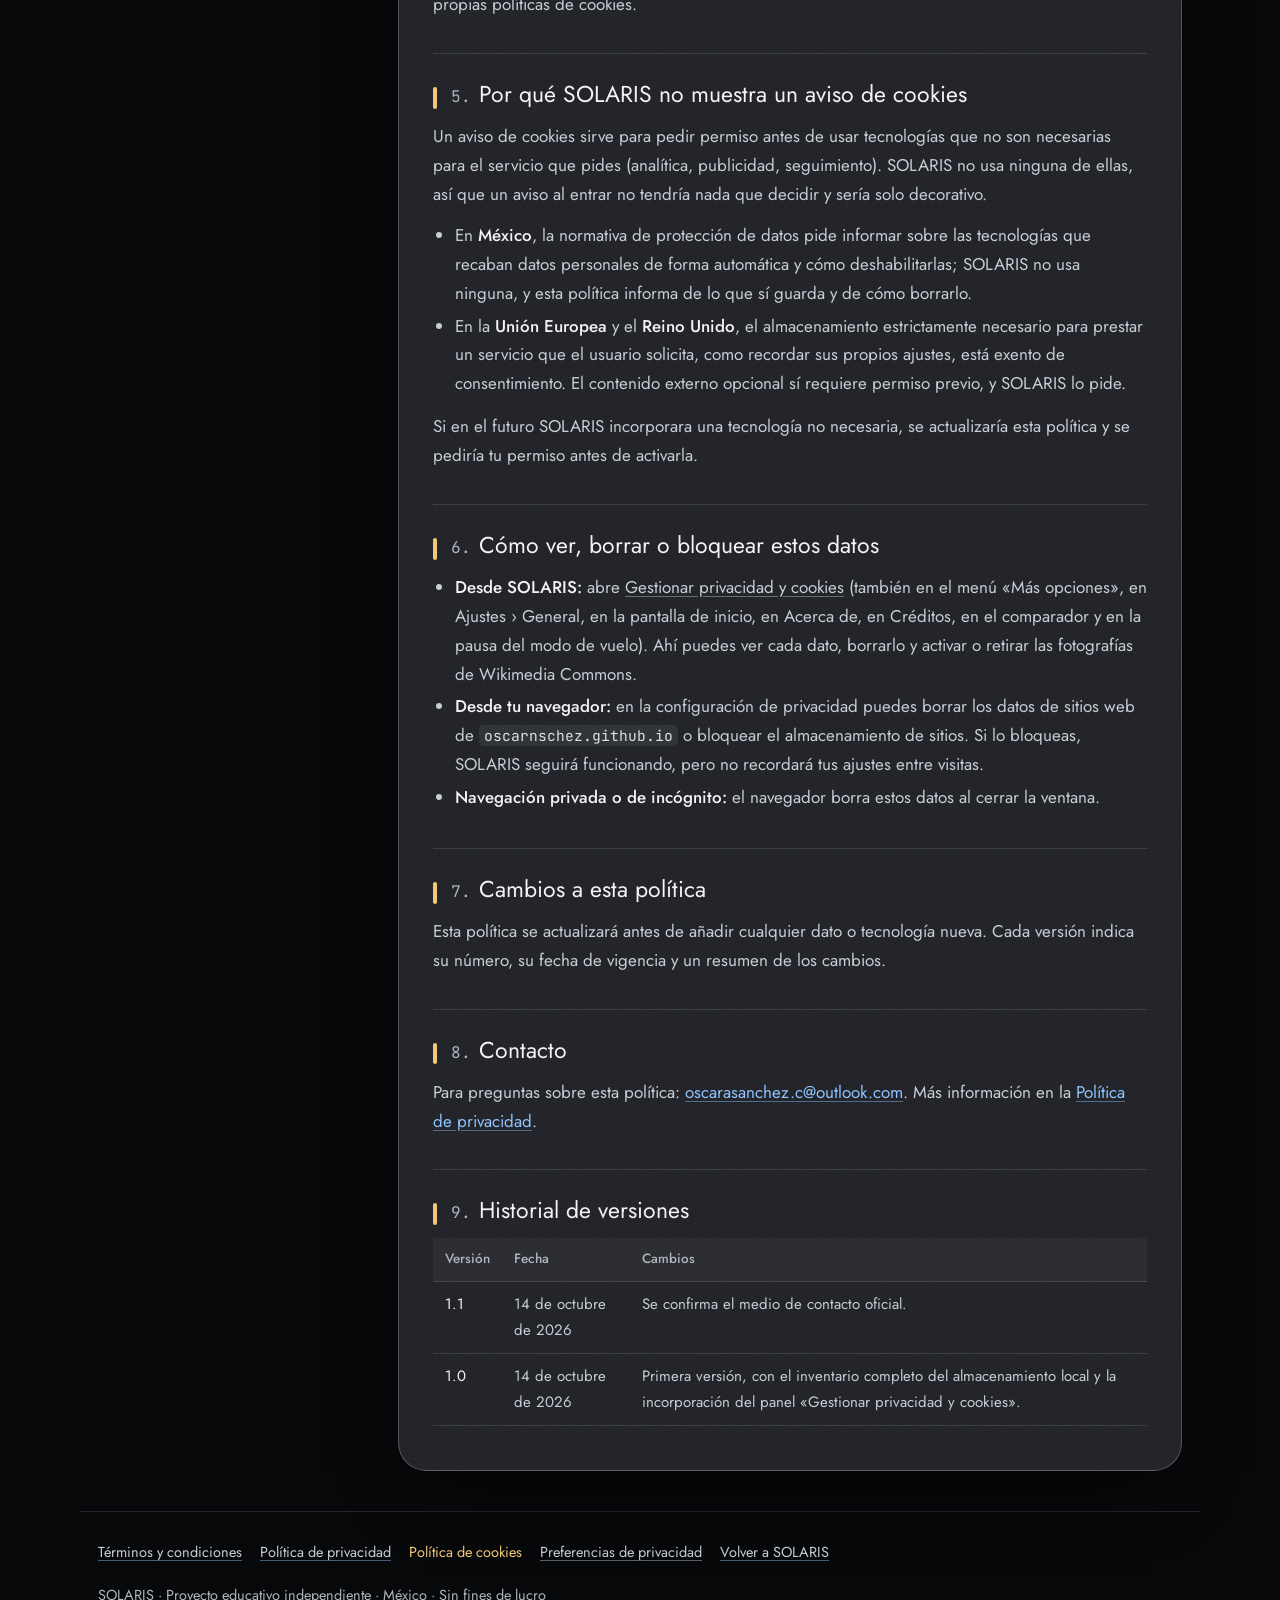
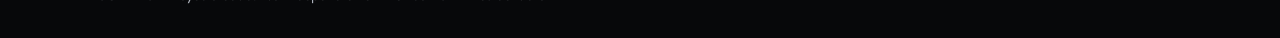
<file: politica-de-cookies/index.html>
<!doctype html>
<html lang="es">
<head>
<meta charset="utf-8">
<meta name="viewport" content="width=device-width, initial-scale=1, viewport-fit=cover">
<title>Política de cookies · SOLARIS</title>
<meta name="description" content="SOLARIS no usa cookies. Inventario del almacenamiento local que usa para recordar tus ajustes y cómo verlo o borrarlo.">
<meta name="color-scheme" content="dark">
<link rel="icon" href="../favicon.ico" sizes="any">
<link rel="icon" type="image/png" sizes="32x32" href="../assets/images/favicon-32.png">
<link rel="apple-touch-icon" sizes="180x180" href="../assets/images/apple-touch-icon.png">
<link rel="preload" href="../assets/fonts/jost-latin-400-normal.woff2" as="font" type="font/woff2" crossorigin>
<link rel="stylesheet" href="../css/fonts.css?v=450f18c3e4">
<link rel="stylesheet" href="../css/legal.css?v=7a8dc9c50e">
<link rel="stylesheet" href="../css/privacidad.css?v=9bf25ff68c">
<script src="../js/privacidad.js?v=c35245d0b5" defer></script>
</head>
<body>
<a class="skip" href="#contenido">Saltar al contenido</a>
<header class="lg-top">
<a class="lg-brand" href="../" aria-label="SOLARIS, volver al simulador"><img src="../assets/images/logo-solaris-pequeno.webp" alt="SOLARIS" width="111" height="30"></a>
<a class="lg-back" href="../" aria-label="Volver a SOLARIS"><svg viewBox="0 0 24 24" width="18" height="18" aria-hidden="true"><path d="M15 5l-7 7 7 7" fill="none" stroke="currentColor" stroke-width="2" stroke-linecap="round" stroke-linejoin="round"/></svg>Volver<span class="lg-long">a SOLARIS</span></a>
</header>
<div class="lg-wrap">
<div class="lg-hero">
<p class="lg-kicker">SOLARIS · Información legal</p>
<h1>Política de cookies</h1>
<ul class="lg-meta" aria-label="Datos del documento">
<li>Versión <b>1.1</b></li>
<li>Vigente desde el <b><time datetime="2026-10-14">14 de octubre de 2026</time></b></li>
<li>Última actualización: <b><time datetime="2026-10-14">14 de octubre de 2026</time></b></li>
</ul>

<div class="lg-summary"><h2>En resumen</h2><ul>
<li>SOLARIS <b>no usa cookies</b>: ni propias ni de terceros, ni de analítica, publicidad o redes sociales.</li>
<li>Usa el <b>almacenamiento local</b> del navegador solo para recordar tus ajustes, tu progreso y tus preferencias de privacidad. No salen de tu dispositivo.</li>
<li>Por eso <b>no hay aviso de cookies</b>: no hay nada opcional que aceptar al entrar.</li>
<li>La única tecnología externa opcional, las fotografías de Wikimedia Commons, está <b>desactivada por defecto</b>.</li>
</ul></div>
</div>
<details class="lg-toc" id="toc" open>
<summary>Contenido</summary>
<nav aria-label="Índice del documento"><ol>
<li><a href="#que-son">Qué son las cookies y las tecnologías similares</a></li>
<li><a href="#cookies">Cookies en SOLARIS</a></li>
<li><a href="#almacenamiento">Almacenamiento local que usa SOLARIS</a></li>
<li><a href="#terceros">Tecnologías de terceros</a></li>
<li><a href="#aviso">Por qué SOLARIS no muestra un aviso de cookies</a></li>
<li><a href="#gestion">Cómo ver, borrar o bloquear estos datos</a></li>
<li><a href="#cambios">Cambios a esta política</a></li>
<li><a href="#contacto">Contacto</a></li>
<li><a href="#historial">Historial de versiones</a></li>
</ol></nav>
</details>
<script>(function () { var d = document.getElementById('toc'); if (d && window.matchMedia && matchMedia('(max-width: 900px)').matches) d.removeAttribute('open'); })();</script>
<main class="lg-doc" id="contenido" tabindex="-1">
<section id="que-son" aria-labelledby="que-son-h">
<h2 id="que-son-h"><span class="n">1.</span>Qué son las cookies y las tecnologías similares</h2>
<p>Las <b>cookies</b> son pequeños archivos que un sitio web guarda en tu navegador y que el navegador vuelve a enviar a ese sitio en cada visita. Las <b>tecnologías similares</b> incluyen el almacenamiento local del navegador (<code>localStorage</code>), los píxeles o balizas web y otras técnicas que guardan o leen información en tu dispositivo.</p>
<p>A diferencia de las cookies, lo que se guarda en el almacenamiento local <b>no se envía automáticamente a ningún servidor</b>: solo lo lee el código del propio sitio dentro de tu navegador.</p>
</section>
<section id="cookies" aria-labelledby="cookies-h">
<h2 id="cookies-h"><span class="n">2.</span>Cookies en SOLARIS</h2>
<p>El código de SOLARIS <b>no crea ni lee cookies</b>, y el sitio no incluye herramientas de terceros que las usen: no hay analítica, publicidad, botones de redes sociales, vídeos incrustados, mapas ni servicios de fuentes externos.</p>
<p>SOLARIS se aloja en GitHub Pages, que sirve los archivos del sitio. SOLARIS no ha configurado cookies en ese servicio; si GitHub usara alguna tecnología propia para la seguridad de su infraestructura, se regiría por su <a href="https://docs.github.com/es/site-policy/privacy-policies/github-general-privacy-statement" target="_blank" rel="noopener">declaración de privacidad</a>.</p>
</section>
<section id="almacenamiento" aria-labelledby="almacenamiento-h">
<h2 id="almacenamiento-h"><span class="n">3.</span>Almacenamiento local que usa SOLARIS</h2>
<p>Estos son todos los datos que SOLARIS puede guardar en tu navegador. Ninguno contiene datos que te identifiquen, ninguno se envía a nadie y el responsable de SOLARIS no tiene acceso a ellos.</p>
<table class="lg-table">
<caption>Inventario de almacenamiento local de SOLARIS</caption>
<thead><tr><th scope="col">Nombre</th><th scope="col">Para qué sirve</th><th scope="col">Cuándo se crea</th><th scope="col">Tipo</th><th scope="col">Duración</th><th scope="col">Categoría</th></tr></thead>
<tbody>
<tr><td data-label="Nombre"><code>solaris.settings</code></td><td data-label="Para qué sirve"><b>Ajustes de SOLARIS.</b> Gráficos, interfaz, controles, audio, simulación (incluida la última fecha simulada) y accesibilidad; también si ya viste la bienvenida.</td><td data-label="Cuándo se crea">Al cambiar un ajuste o al usar el simulador</td><td data-label="Tipo">Almacenamiento local (<code>localStorage</code>), propio</td><td data-label="Duración">Hasta que lo borres; no caduca solo</td><td data-label="Categoría">Necesario para la función que usas. No requiere consentimiento</td></tr>
<tr><td data-label="Nombre"><code>solaris.vuelo</code></td><td data-label="Para qué sirve"><b>Progreso del modo de vuelo.</b> Bitácora de objetos escaneados, logros, mejores tiempos de los retos, estadísticas de vuelo, escuela de vuelo completada y preferencia de voz de a bordo.</td><td data-label="Cuándo se crea">Al usar el modo de vuelo</td><td data-label="Tipo">Almacenamiento local (<code>localStorage</code>), propio</td><td data-label="Duración">Hasta que lo borres; no caduca solo</td><td data-label="Categoría">Necesario para la función que usas. No requiere consentimiento</td></tr>
<tr><td data-label="Nombre"><code>solaris.privacidad</code></td><td data-label="Para qué sirve"><b>Preferencias de privacidad.</b> Si permitiste cargar fotografías de Wikimedia Commons y el historial local de esa decisión (máximo 12 entradas).</td><td data-label="Cuándo se crea">Al tomar una decisión en el panel o en el botón «Mostrar foto real»</td><td data-label="Tipo">Almacenamiento local (<code>localStorage</code>), propio</td><td data-label="Duración">Hasta que lo borres; no caduca solo</td><td data-label="Categoría">Necesario para la función que usas. No requiere consentimiento</td></tr>
<tr><td data-label="Nombre"><code>solaris.music y solaris.audio</code></td><td data-label="Para qué sirve"><b>Preferencias de audio (formato antiguo).</b> Solo existen si usaste una versión anterior de SOLARIS. Ya no se escriben: se leen una vez para trasladarlas a los ajustes y pueden borrarse desde el panel.</td><td data-label="Cuándo se crea">Versiones anteriores</td><td data-label="Tipo">Almacenamiento local (<code>localStorage</code>), propio</td><td data-label="Duración">Hasta que lo borres; no caduca solo</td><td data-label="Categoría">Necesario para la función que usas. No requiere consentimiento</td></tr>
</tbody>
</table>
<p class="lg-note">Los sitios de GitHub Pages de una misma cuenta comparten la dirección <code>oscarnschez.github.io</code>, y el almacenamiento local se separa por dirección. Por eso todas las claves de SOLARIS empiezan por <code>solaris.</code>: así no se mezclan con las de otros proyectos de la misma cuenta. Ningún otro sitio web puede leerlas.</p>
<p>Puedes ver en todo momento qué está guardado en tu navegador, con su tamaño, y borrarlo dato por dato o todo a la vez desde <button type="button" class="lg-link" data-privacy-open>Gestionar privacidad y cookies</button>.</p>
</section>
<section id="terceros" aria-labelledby="terceros-h">
<h2 id="terceros-h"><span class="n">4.</span>Tecnologías de terceros</h2>
<h3>Fotografías de Wikimedia Commons (opcional)</h3>
<p>Si activas las fotografías reales, tu navegador las descarga de servidores de la Fundación Wikimedia (Estados Unidos). En esas conexiones, Wikimedia puede usar <b>cookies propias en sus dominios</b>, por ejemplo para medir accesos o adaptar el contenido según la región, conforme a su <a href="https://foundation.wikimedia.org/wiki/Policy:Cookie_statement" target="_blank" rel="noopener">declaración de cookies</a>. Según la configuración de tu navegador, podrían guardarse como cookies de terceros o bloquearse. Por eso esta opción:</p>
<ul>
<li>está <b>desactivada por defecto</b> y no se descarga ninguna imagen de Wikimedia hasta que la activas;</li>
<li>se activa solo con tu acción, después de explicarte qué implica;</li>
<li>se puede retirar en cualquier momento, con efecto inmediato. Retirarla impide nuevas descargas; las cookies que Wikimedia ya hubiera guardado se borran desde la configuración de tu navegador.</li>
</ul>
<h3>Enlaces externos</h3>
<p>Los enlaces a otros sitios no cargan nada hasta que los abres. Una vez en ese sitio, se aplican sus propias políticas de cookies.</p>
</section>
<section id="aviso" aria-labelledby="aviso-h">
<h2 id="aviso-h"><span class="n">5.</span>Por qué SOLARIS no muestra un aviso de cookies</h2>
<p>Un aviso de cookies sirve para pedir permiso antes de usar tecnologías que no son necesarias para el servicio que pides (analítica, publicidad, seguimiento). SOLARIS no usa ninguna de ellas, así que un aviso al entrar no tendría nada que decidir y sería solo decorativo.</p>
<ul>
<li>En <b>México</b>, la normativa de protección de datos pide informar sobre las tecnologías que recaban datos personales de forma automática y cómo deshabilitarlas; SOLARIS no usa ninguna, y esta política informa de lo que sí guarda y de cómo borrarlo.</li>
<li>En la <b>Unión Europea</b> y el <b>Reino Unido</b>, el almacenamiento estrictamente necesario para prestar un servicio que el usuario solicita, como recordar sus propios ajustes, está exento de consentimiento. El contenido externo opcional sí requiere permiso previo, y SOLARIS lo pide.</li>
</ul>
<p>Si en el futuro SOLARIS incorporara una tecnología no necesaria, se actualizaría esta política y se pediría tu permiso antes de activarla.</p>
</section>
<section id="gestion" aria-labelledby="gestion-h">
<h2 id="gestion-h"><span class="n">6.</span>Cómo ver, borrar o bloquear estos datos</h2>
<ul>
<li><b>Desde SOLARIS:</b> abre <button type="button" class="lg-link" data-privacy-open>Gestionar privacidad y cookies</button> (también en el menú «Más opciones», en Ajustes › General, en la pantalla de inicio, en Acerca de, en Créditos, en el comparador y en la pausa del modo de vuelo). Ahí puedes ver cada dato, borrarlo y activar o retirar las fotografías de Wikimedia Commons.</li>
<li><b>Desde tu navegador:</b> en la configuración de privacidad puedes borrar los datos de sitios web de <code>oscarnschez.github.io</code> o bloquear el almacenamiento de sitios. Si lo bloqueas, SOLARIS seguirá funcionando, pero no recordará tus ajustes entre visitas.</li>
<li><b>Navegación privada o de incógnito:</b> el navegador borra estos datos al cerrar la ventana.</li>
</ul>
</section>
<section id="cambios" aria-labelledby="cambios-h">
<h2 id="cambios-h"><span class="n">7.</span>Cambios a esta política</h2>
<p>Esta política se actualizará antes de añadir cualquier dato o tecnología nueva. Cada versión indica su número, su fecha de vigencia y un resumen de los cambios.</p>
</section>
<section id="contacto" aria-labelledby="contacto-h">
<h2 id="contacto-h"><span class="n">8.</span>Contacto</h2>
<p>Para preguntas sobre esta política: <a href="mailto:oscarasanchez.c@outlook.com">oscarasanchez.c@outlook.com</a>. Más información en la <a href="../politica-de-privacidad/">Política de privacidad</a>.</p>
</section>
<section id="historial" aria-labelledby="historial-h">
<h2 id="historial-h"><span class="n">9.</span>Historial de versiones</h2>
<table class="lg-table">
<thead><tr><th scope="col">Versión</th><th scope="col">Fecha</th><th scope="col">Cambios</th></tr></thead>
<tbody>
<tr><td data-label="Versión">1.1</td><td data-label="Fecha">14 de octubre de 2026</td><td data-label="Cambios">Se confirma el medio de contacto oficial.</td></tr>
<tr><td data-label="Versión">1.0</td><td data-label="Fecha">14 de octubre de 2026</td><td data-label="Cambios">Primera versión, con el inventario completo del almacenamiento local y la incorporación del panel «Gestionar privacidad y cookies».</td></tr>
</tbody>
</table>
</section>
</main>
</div>
<footer class="lg-foot">
<nav aria-label="Documentos legales"><a href="../terminos-y-condiciones/">Términos y condiciones</a><a href="../politica-de-privacidad/">Política de privacidad</a><a href="../politica-de-cookies/" aria-current="page">Política de cookies</a><button type="button" class="lg-link" data-privacy-open>Preferencias de privacidad</button><a href="../">Volver a SOLARIS</a></nav>
<p>SOLARIS · Proyecto educativo independiente · México · Sin fines de lucro</p>
</footer>
</body>
</html>
</file>
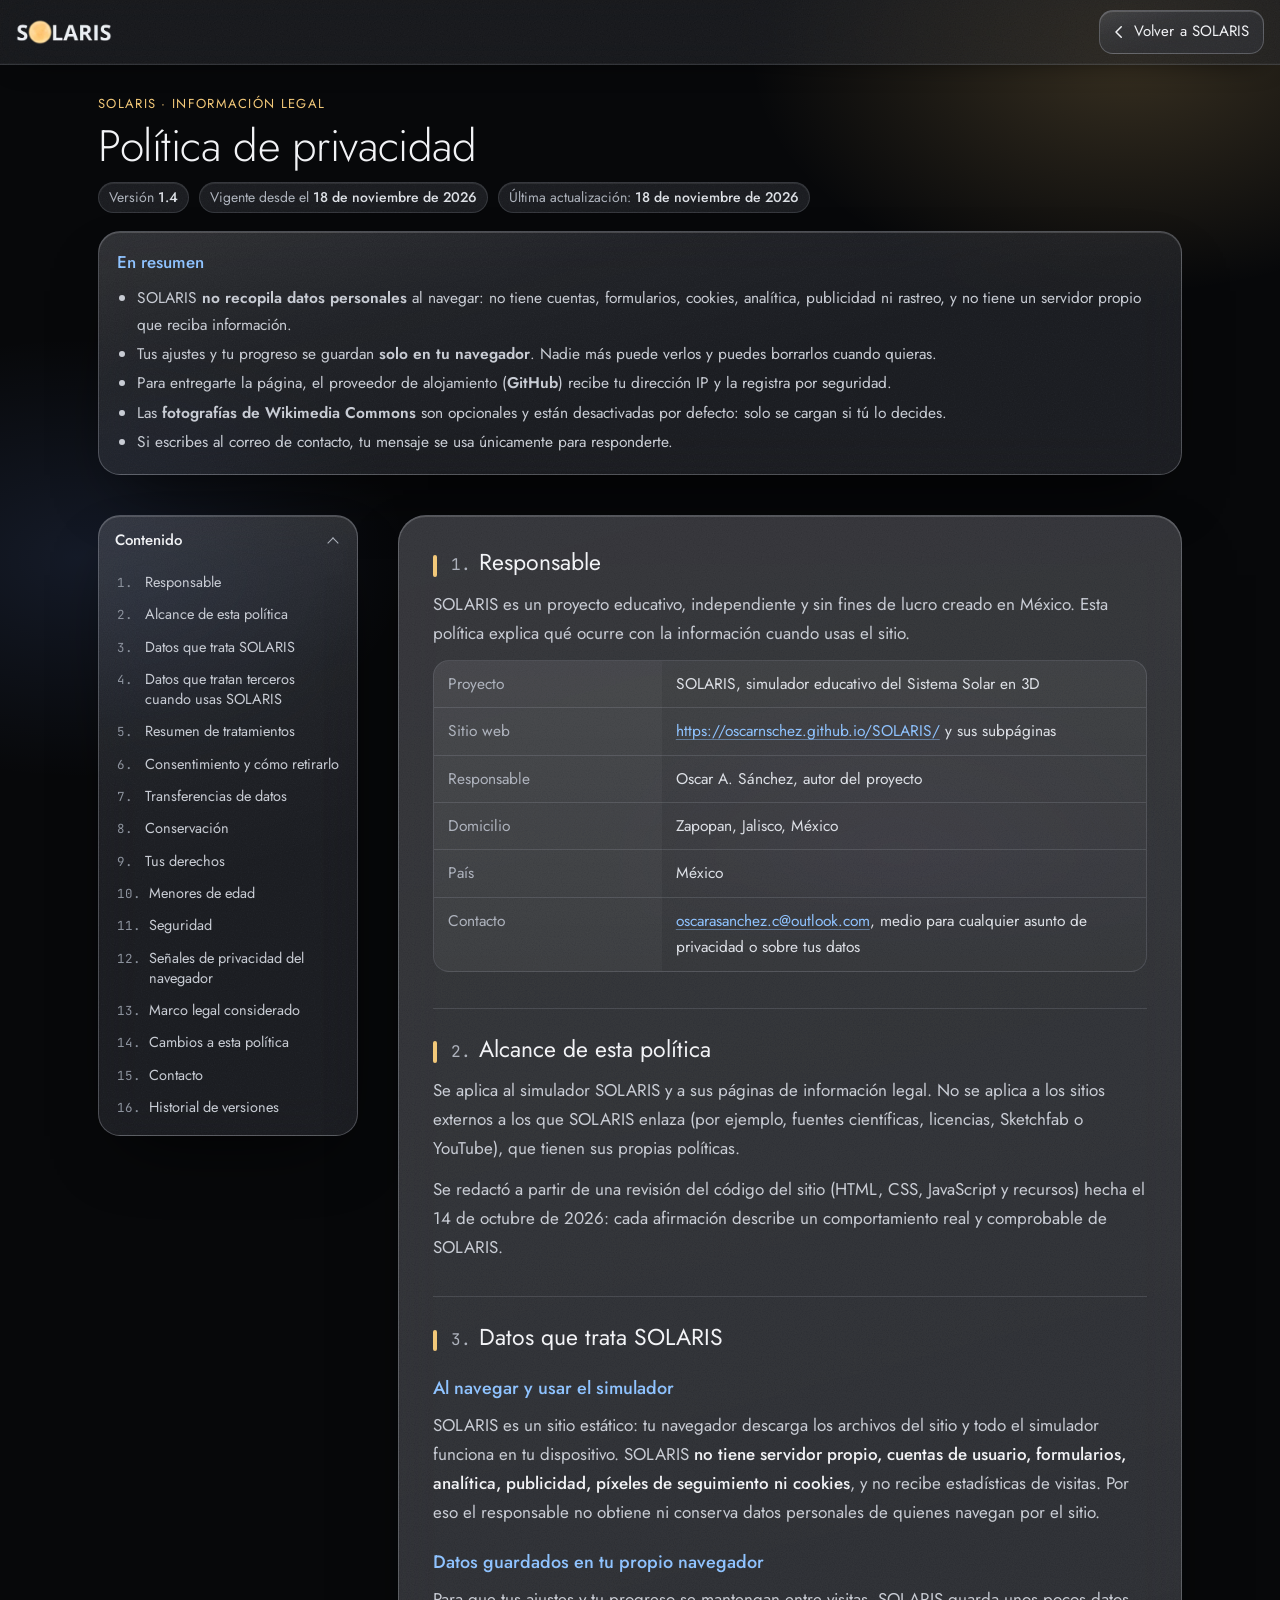
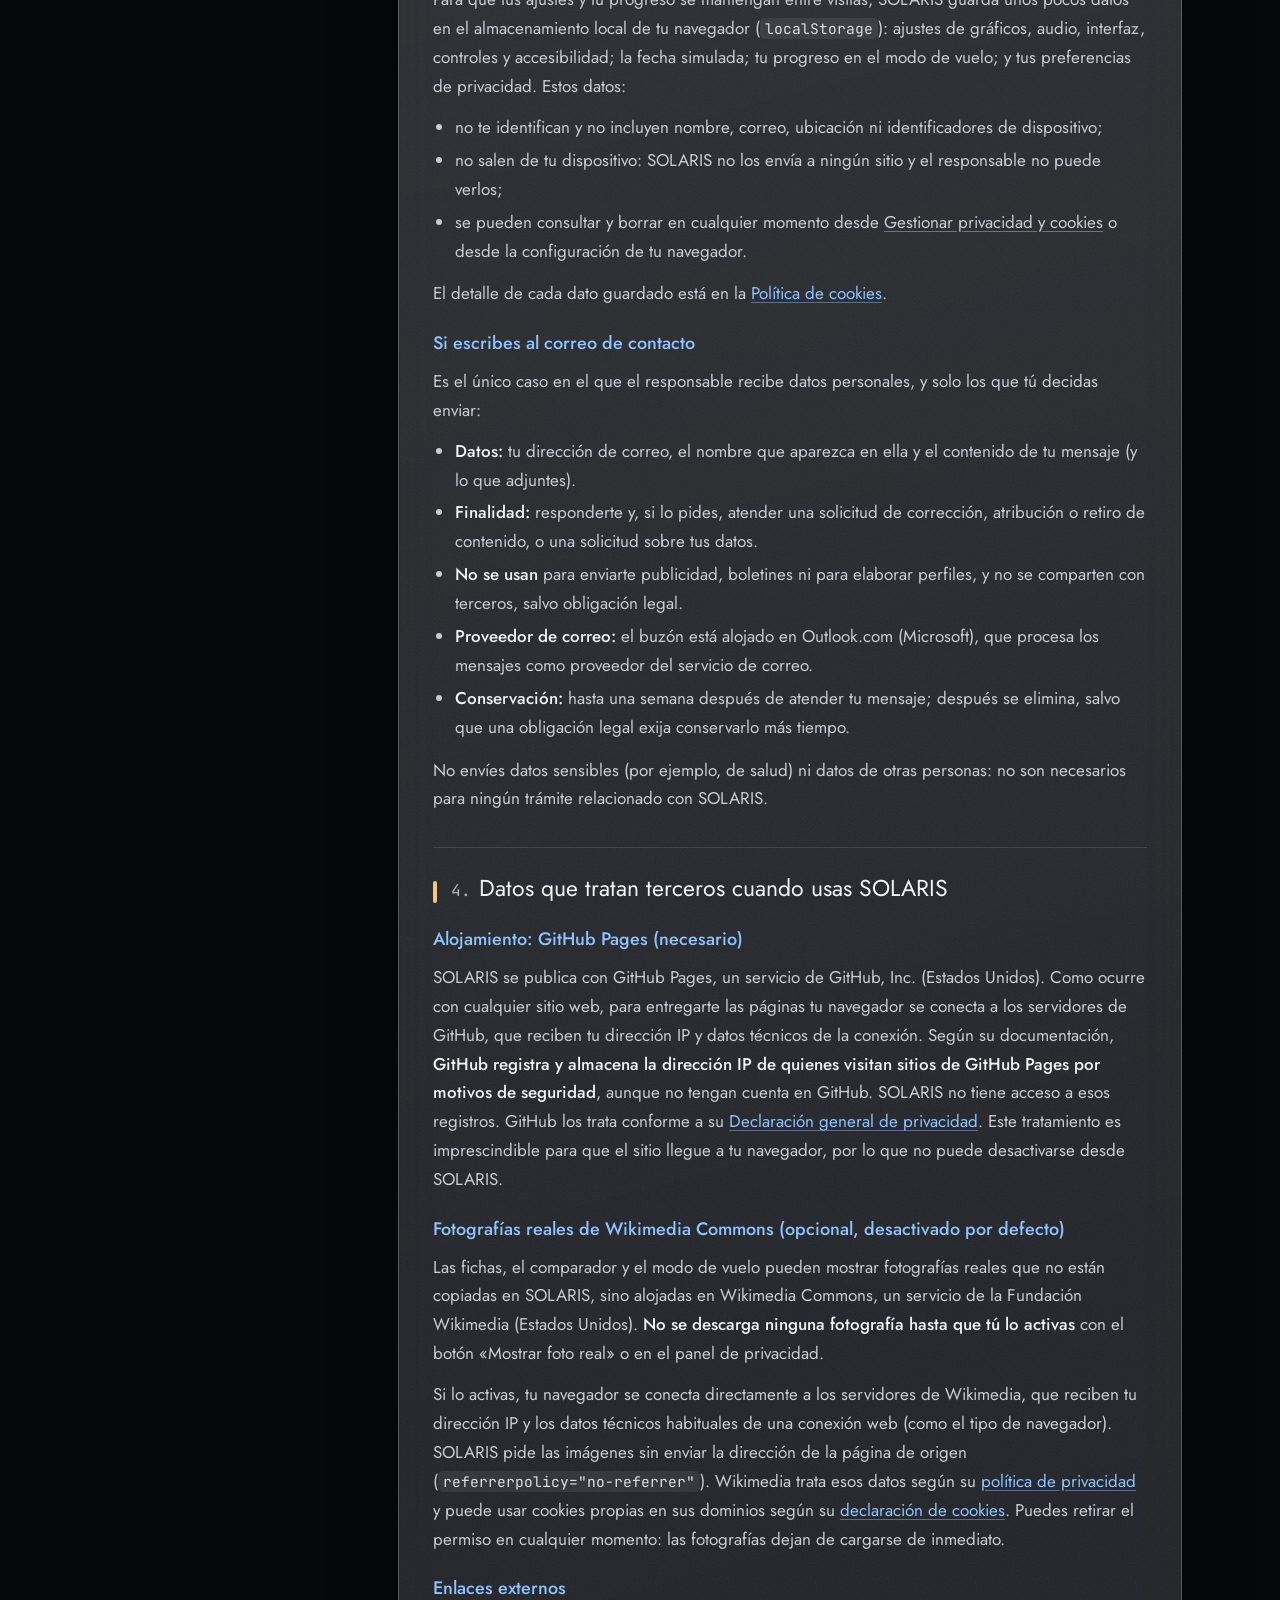
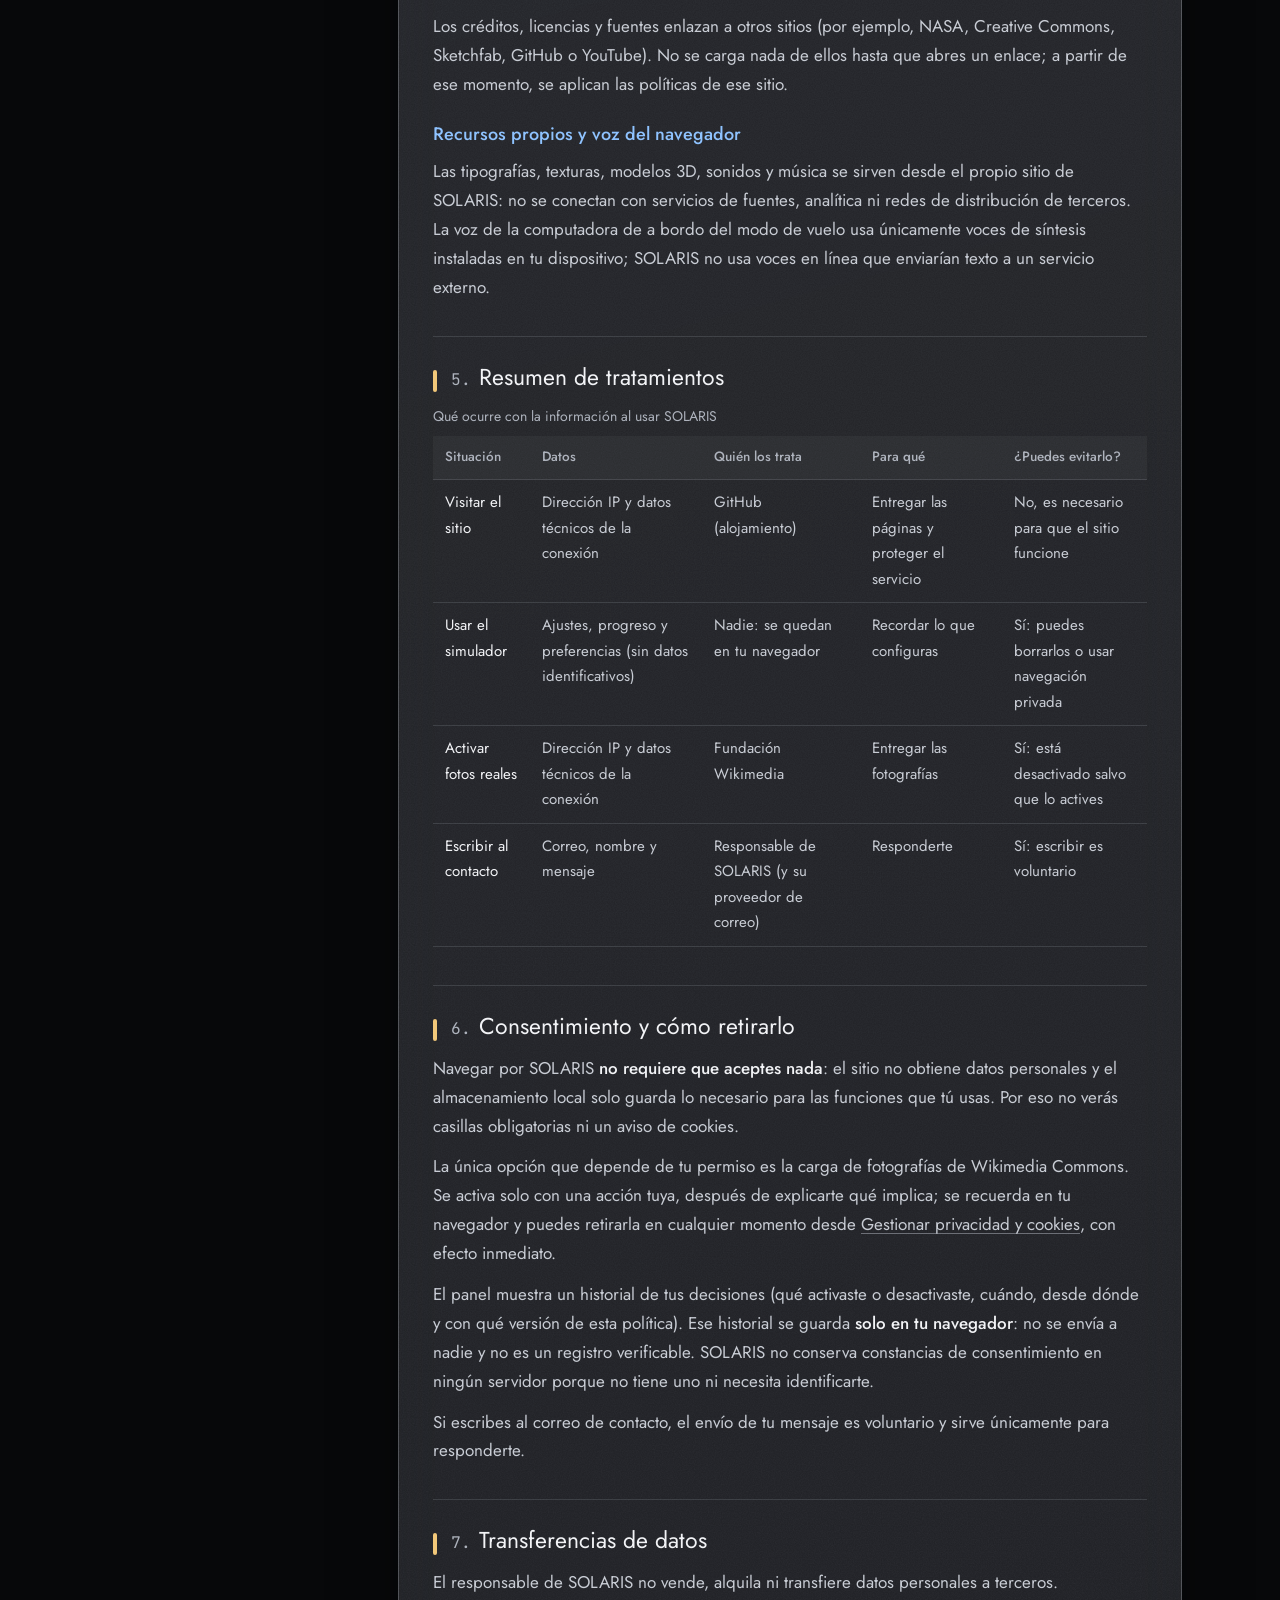
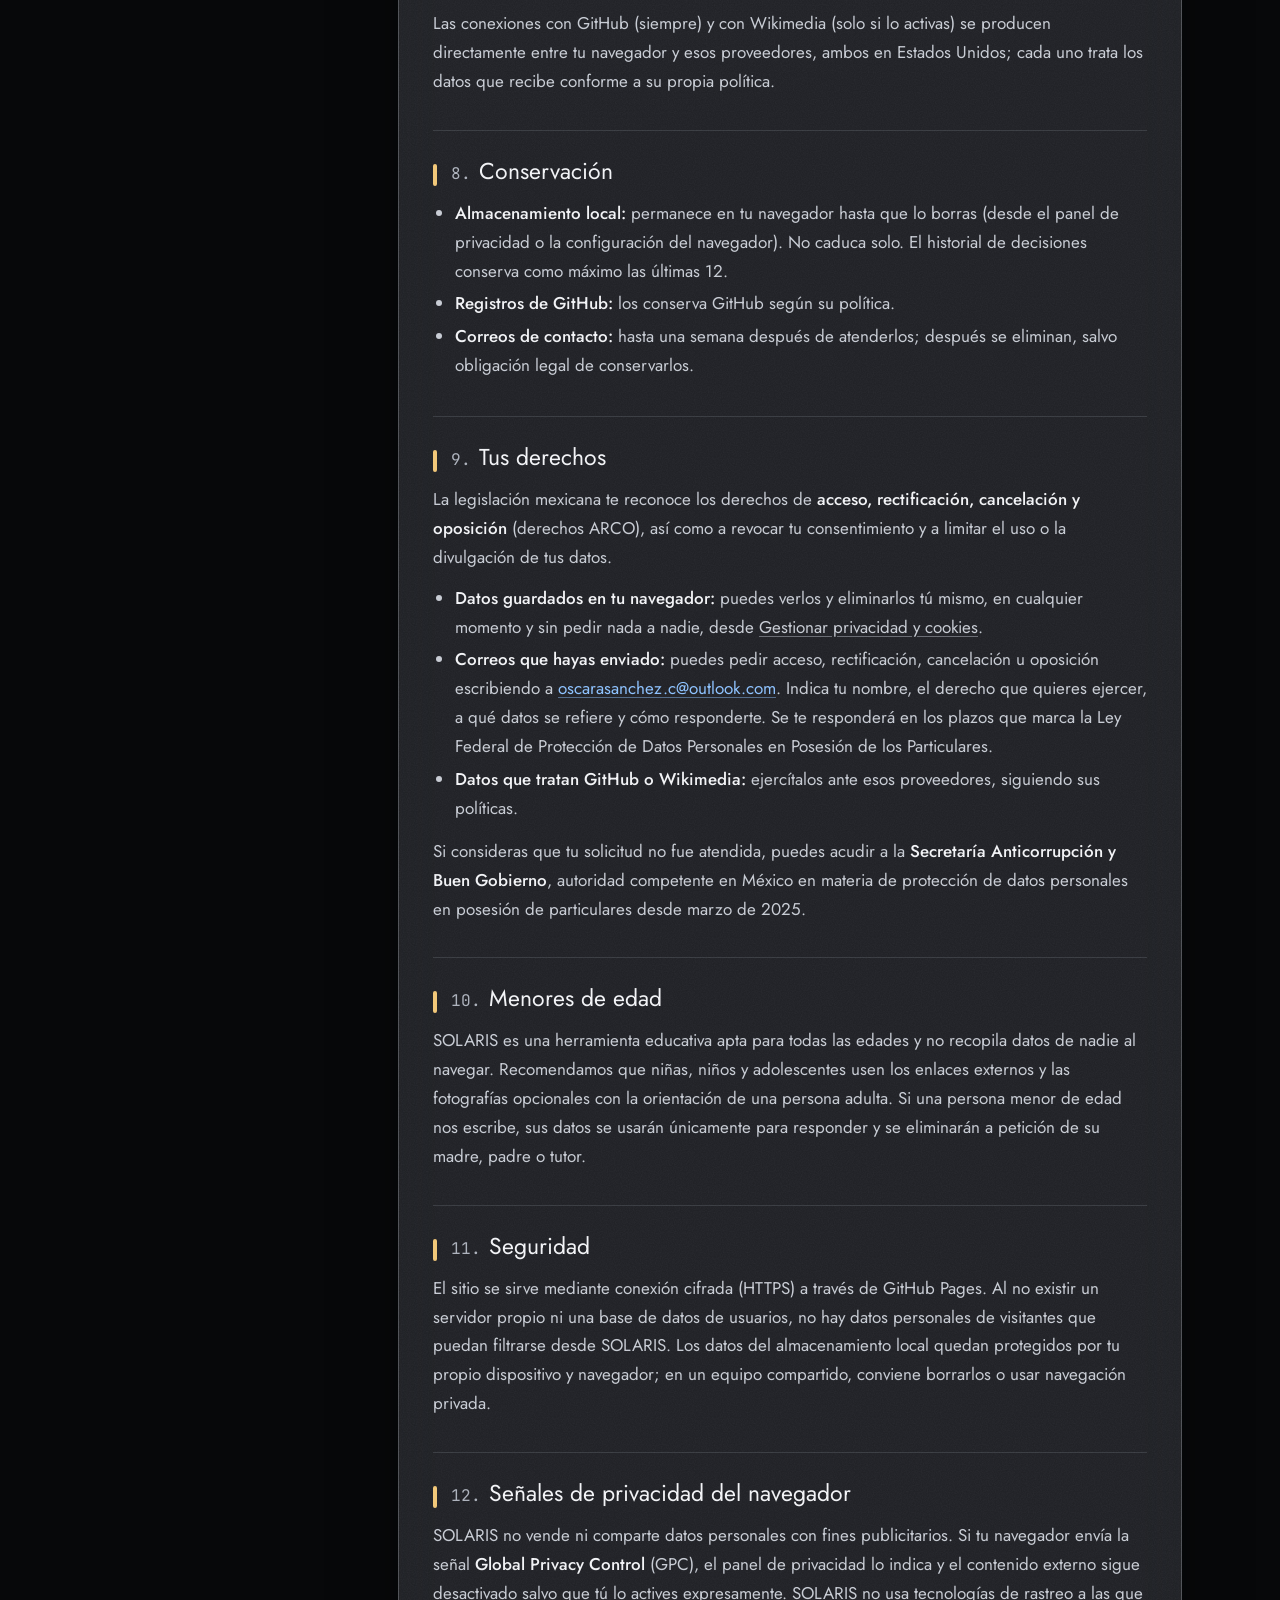
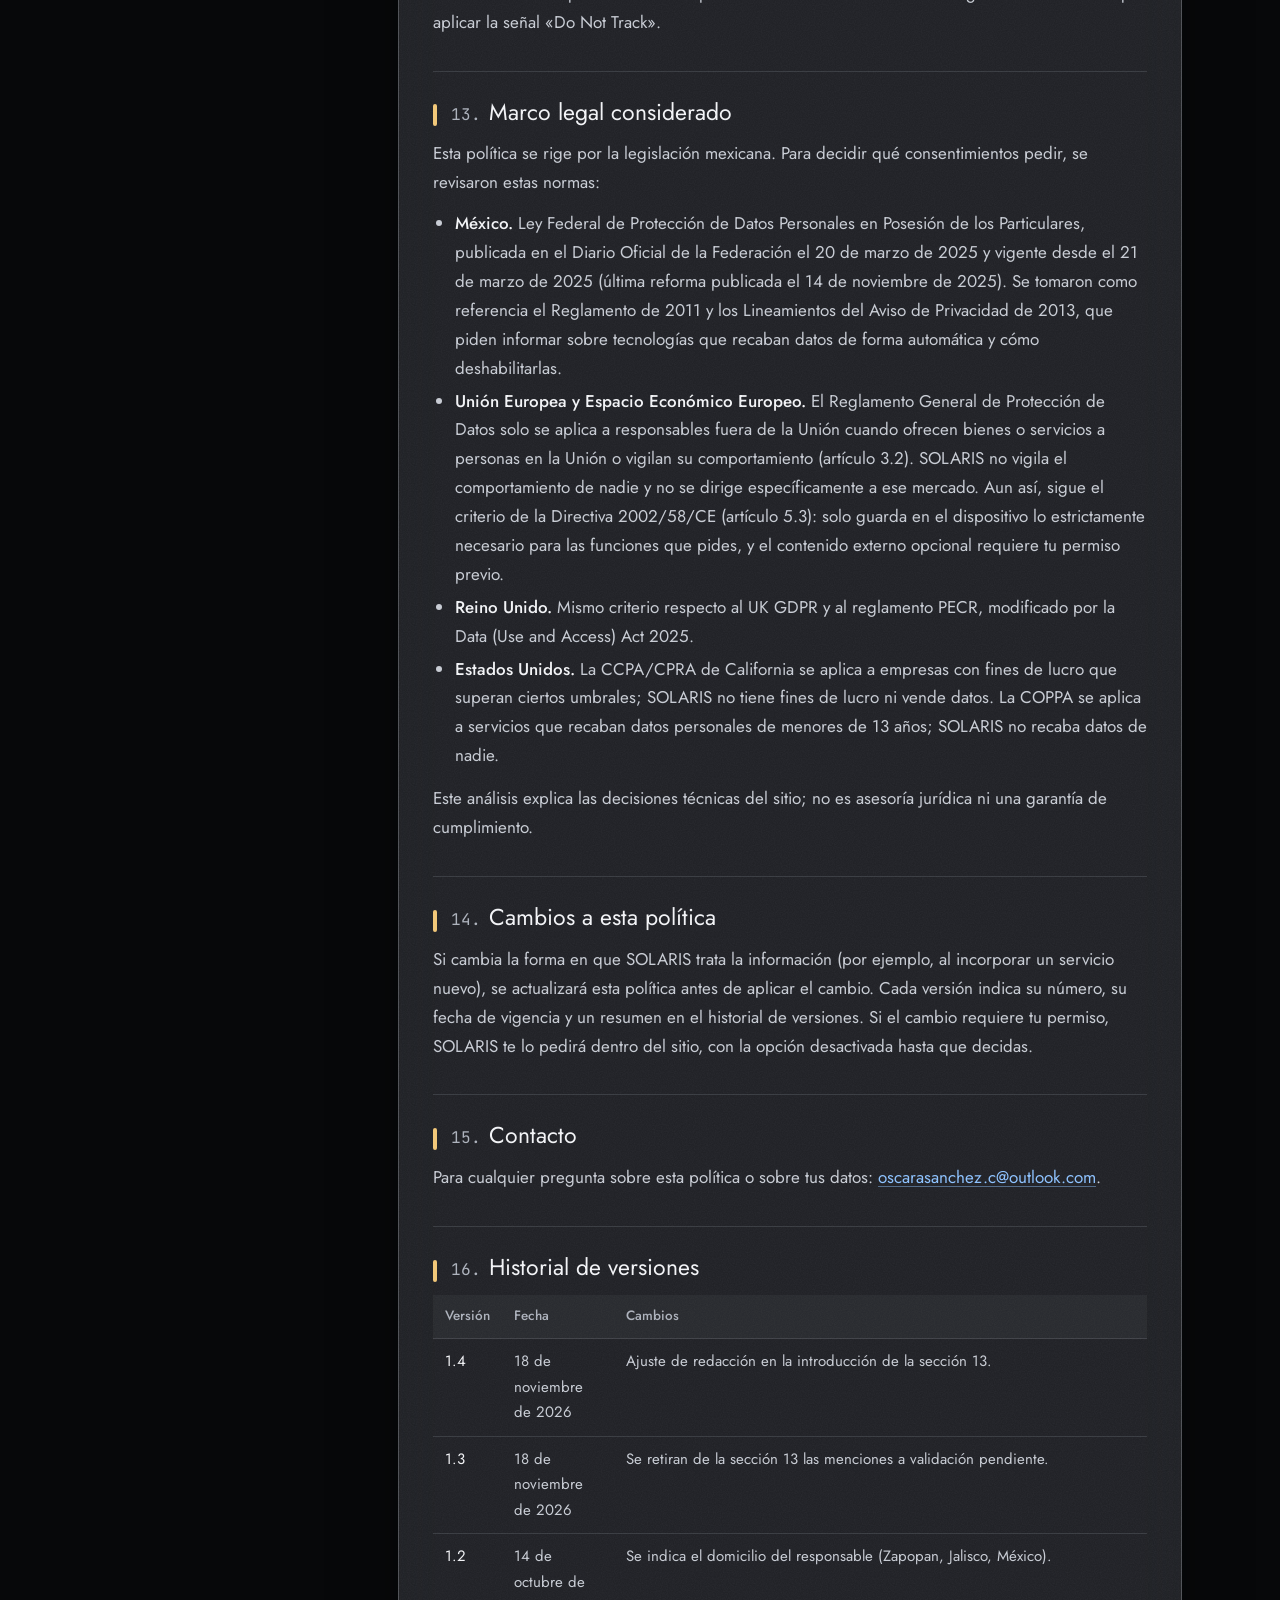
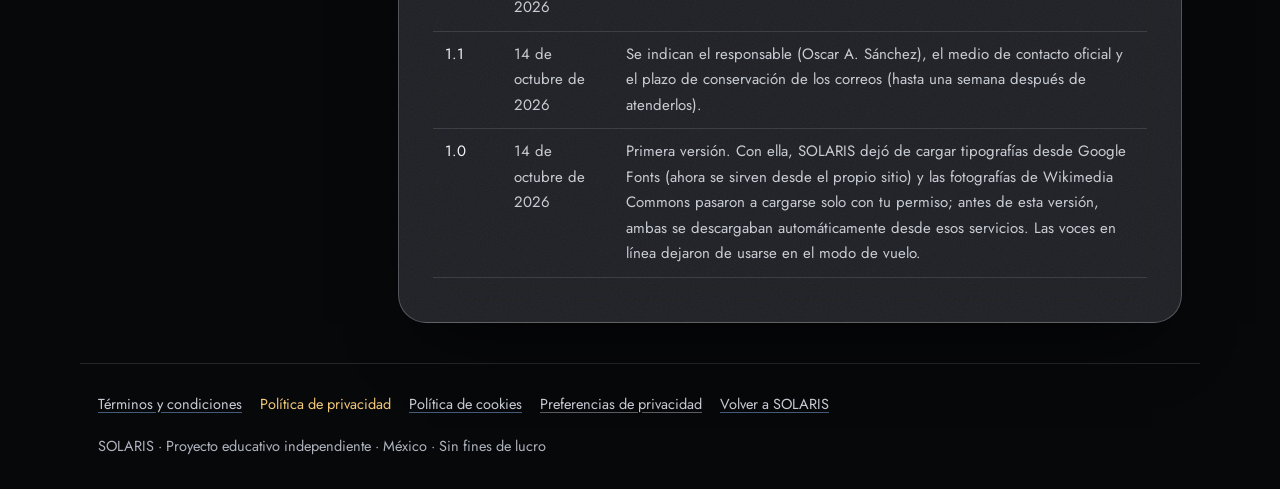
<file: politica-de-privacidad/index.html>
<!doctype html>
<html lang="es">
<head>
<meta charset="utf-8">
<meta name="viewport" content="width=device-width, initial-scale=1, viewport-fit=cover">
<title>Política de privacidad · SOLARIS</title>
<meta name="description" content="Cómo trata SOLARIS la información: sin cookies, sin cuentas y sin rastreo; qué guarda tu navegador y qué servicios externos intervienen.">
<meta name="color-scheme" content="dark">
<link rel="icon" href="../favicon.ico" sizes="any">
<link rel="icon" type="image/png" sizes="32x32" href="../assets/images/favicon-32.png">
<link rel="apple-touch-icon" sizes="180x180" href="../assets/images/apple-touch-icon.png">
<link rel="preload" href="../assets/fonts/jost-latin-400-normal.woff2" as="font" type="font/woff2" crossorigin>
<link rel="stylesheet" href="../css/fonts.css?v=450f18c3e4">
<link rel="stylesheet" href="../css/legal.css?v=7a8dc9c50e">
<link rel="stylesheet" href="../css/privacidad.css?v=9bf25ff68c">
<script src="../js/privacidad.js?v=c35245d0b5" defer></script>
</head>
<body>
<a class="skip" href="#contenido">Saltar al contenido</a>
<header class="lg-top">
<a class="lg-brand" href="../" aria-label="SOLARIS, volver al simulador"><img src="../assets/images/logo-solaris-pequeno.webp" alt="SOLARIS" width="111" height="30"></a>
<a class="lg-back" href="../" aria-label="Volver a SOLARIS"><svg viewBox="0 0 24 24" width="18" height="18" aria-hidden="true"><path d="M15 5l-7 7 7 7" fill="none" stroke="currentColor" stroke-width="2" stroke-linecap="round" stroke-linejoin="round"/></svg>Volver<span class="lg-long">a SOLARIS</span></a>
</header>
<div class="lg-wrap">
<div class="lg-hero">
<p class="lg-kicker">SOLARIS · Información legal</p>
<h1>Política de privacidad</h1>
<ul class="lg-meta" aria-label="Datos del documento">
<li>Versión <b>1.4</b></li>
<li>Vigente desde el <b><time datetime="2026-11-18">18 de noviembre de 2026</time></b></li>
<li>Última actualización: <b><time datetime="2026-11-18">18 de noviembre de 2026</time></b></li>
</ul>

<div class="lg-summary"><h2>En resumen</h2><ul>
<li>SOLARIS <b>no recopila datos personales</b> al navegar: no tiene cuentas, formularios, cookies, analítica, publicidad ni rastreo, y no tiene un servidor propio que reciba información.</li>
<li>Tus ajustes y tu progreso se guardan <b>solo en tu navegador</b>. Nadie más puede verlos y puedes borrarlos cuando quieras.</li>
<li>Para entregarte la página, el proveedor de alojamiento (<b>GitHub</b>) recibe tu dirección IP y la registra por seguridad.</li>
<li>Las <b>fotografías de Wikimedia Commons</b> son opcionales y están desactivadas por defecto: solo se cargan si tú lo decides.</li>
<li>Si escribes al correo de contacto, tu mensaje se usa únicamente para responderte.</li>
</ul></div>
</div>
<details class="lg-toc" id="toc" open>
<summary>Contenido</summary>
<nav aria-label="Índice del documento"><ol>
<li><a href="#responsable">Responsable</a></li>
<li><a href="#alcance">Alcance de esta política</a></li>
<li><a href="#datos-solaris">Datos que trata SOLARIS</a></li>
<li><a href="#terceros">Datos que tratan terceros cuando usas SOLARIS</a></li>
<li><a href="#finalidades">Resumen de tratamientos</a></li>
<li><a href="#consentimiento">Consentimiento y cómo retirarlo</a></li>
<li><a href="#transferencias">Transferencias de datos</a></li>
<li><a href="#conservacion">Conservación</a></li>
<li><a href="#derechos">Tus derechos</a></li>
<li><a href="#menores">Menores de edad</a></li>
<li><a href="#seguridad">Seguridad</a></li>
<li><a href="#senales">Señales de privacidad del navegador</a></li>
<li><a href="#marco">Marco legal considerado</a></li>
<li><a href="#cambios">Cambios a esta política</a></li>
<li><a href="#contacto">Contacto</a></li>
<li><a href="#historial">Historial de versiones</a></li>
</ol></nav>
</details>
<script>(function () { var d = document.getElementById('toc'); if (d && window.matchMedia && matchMedia('(max-width: 900px)').matches) d.removeAttribute('open'); })();</script>
<main class="lg-doc" id="contenido" tabindex="-1">
<section id="responsable" aria-labelledby="responsable-h">
<h2 id="responsable-h"><span class="n">1.</span>Responsable</h2>
<p>SOLARIS es un proyecto educativo, independiente y sin fines de lucro creado en México. Esta política explica qué ocurre con la información cuando usas el sitio.</p>
<dl class="lg-facts">
<dt>Proyecto</dt><dd>SOLARIS, simulador educativo del Sistema Solar en 3D</dd>
<dt>Sitio web</dt><dd><a href="https://oscarnschez.github.io/SOLARIS/">https://oscarnschez.github.io/SOLARIS/</a> y sus subpáginas</dd>
<dt>Responsable</dt><dd>Oscar A. Sánchez, autor del proyecto</dd>
<dt>Domicilio</dt><dd>Zapopan, Jalisco, México</dd>
<dt>País</dt><dd>México</dd>
<dt>Contacto</dt><dd><a href="mailto:oscarasanchez.c@outlook.com">oscarasanchez.c@outlook.com</a>, medio para cualquier asunto de privacidad o sobre tus datos</dd>
</dl>
</section>
<section id="alcance" aria-labelledby="alcance-h">
<h2 id="alcance-h"><span class="n">2.</span>Alcance de esta política</h2>
<p>Se aplica al simulador SOLARIS y a sus páginas de información legal. No se aplica a los sitios externos a los que SOLARIS enlaza (por ejemplo, fuentes científicas, licencias, Sketchfab o YouTube), que tienen sus propias políticas.</p>
<p>Se redactó a partir de una revisión del código del sitio (HTML, CSS, JavaScript y recursos) hecha el 14 de octubre de 2026: cada afirmación describe un comportamiento real y comprobable de SOLARIS.</p>
</section>
<section id="datos-solaris" aria-labelledby="datos-solaris-h">
<h2 id="datos-solaris-h"><span class="n">3.</span>Datos que trata SOLARIS</h2>
<h3>Al navegar y usar el simulador</h3>
<p>SOLARIS es un sitio estático: tu navegador descarga los archivos del sitio y todo el simulador funciona en tu dispositivo. SOLARIS <b>no tiene servidor propio, cuentas de usuario, formularios, analítica, publicidad, píxeles de seguimiento ni cookies</b>, y no recibe estadísticas de visitas. Por eso el responsable no obtiene ni conserva datos personales de quienes navegan por el sitio.</p>
<h3>Datos guardados en tu propio navegador</h3>
<p>Para que tus ajustes y tu progreso se mantengan entre visitas, SOLARIS guarda unos pocos datos en el almacenamiento local de tu navegador (<code>localStorage</code>): ajustes de gráficos, audio, interfaz, controles y accesibilidad; la fecha simulada; tu progreso en el modo de vuelo; y tus preferencias de privacidad. Estos datos:</p>
<ul>
<li>no te identifican y no incluyen nombre, correo, ubicación ni identificadores de dispositivo;</li>
<li>no salen de tu dispositivo: SOLARIS no los envía a ningún sitio y el responsable no puede verlos;</li>
<li>se pueden consultar y borrar en cualquier momento desde <button type="button" class="lg-link" data-privacy-open>Gestionar privacidad y cookies</button> o desde la configuración de tu navegador.</li>
</ul>
<p>El detalle de cada dato guardado está en la <a href="../politica-de-cookies/#almacenamiento">Política de cookies</a>.</p>
<h3>Si escribes al correo de contacto</h3>
<p>Es el único caso en el que el responsable recibe datos personales, y solo los que tú decidas enviar:</p>
<ul>
<li><b>Datos:</b> tu dirección de correo, el nombre que aparezca en ella y el contenido de tu mensaje (y lo que adjuntes).</li>
<li><b>Finalidad:</b> responderte y, si lo pides, atender una solicitud de corrección, atribución o retiro de contenido, o una solicitud sobre tus datos.</li>
<li><b>No se usan</b> para enviarte publicidad, boletines ni para elaborar perfiles, y no se comparten con terceros, salvo obligación legal.</li>
<li><b>Proveedor de correo:</b> el buzón está alojado en Outlook.com (Microsoft), que procesa los mensajes como proveedor del servicio de correo.</li>
<li><b>Conservación:</b> hasta una semana después de atender tu mensaje; después se elimina, salvo que una obligación legal exija conservarlo más tiempo.</li>
</ul>
<p>No envíes datos sensibles (por ejemplo, de salud) ni datos de otras personas: no son necesarios para ningún trámite relacionado con SOLARIS.</p>
</section>
<section id="terceros" aria-labelledby="terceros-h">
<h2 id="terceros-h"><span class="n">4.</span>Datos que tratan terceros cuando usas SOLARIS</h2>
<h3>Alojamiento: GitHub Pages (necesario)</h3>
<p>SOLARIS se publica con GitHub Pages, un servicio de GitHub, Inc. (Estados Unidos). Como ocurre con cualquier sitio web, para entregarte las páginas tu navegador se conecta a los servidores de GitHub, que reciben tu dirección IP y datos técnicos de la conexión. Según su documentación, <b>GitHub registra y almacena la dirección IP de quienes visitan sitios de GitHub Pages por motivos de seguridad</b>, aunque no tengan cuenta en GitHub. SOLARIS no tiene acceso a esos registros. GitHub los trata conforme a su <a href="https://docs.github.com/es/site-policy/privacy-policies/github-general-privacy-statement" target="_blank" rel="noopener">Declaración general de privacidad</a>. Este tratamiento es imprescindible para que el sitio llegue a tu navegador, por lo que no puede desactivarse desde SOLARIS.</p>
<h3>Fotografías reales de Wikimedia Commons (opcional, desactivado por defecto)</h3>
<p>Las fichas, el comparador y el modo de vuelo pueden mostrar fotografías reales que no están copiadas en SOLARIS, sino alojadas en Wikimedia Commons, un servicio de la Fundación Wikimedia (Estados Unidos). <b>No se descarga ninguna fotografía hasta que tú lo activas</b> con el botón «Mostrar foto real» o en el panel de privacidad.</p>
<p>Si lo activas, tu navegador se conecta directamente a los servidores de Wikimedia, que reciben tu dirección IP y los datos técnicos habituales de una conexión web (como el tipo de navegador). SOLARIS pide las imágenes sin enviar la dirección de la página de origen (<code>referrerpolicy="no-referrer"</code>). Wikimedia trata esos datos según su <a href="https://foundation.wikimedia.org/wiki/Policy:Privacy_policy" target="_blank" rel="noopener">política de privacidad</a> y puede usar cookies propias en sus dominios según su <a href="https://foundation.wikimedia.org/wiki/Policy:Cookie_statement" target="_blank" rel="noopener">declaración de cookies</a>. Puedes retirar el permiso en cualquier momento: las fotografías dejan de cargarse de inmediato.</p>
<h3>Enlaces externos</h3>
<p>Los créditos, licencias y fuentes enlazan a otros sitios (por ejemplo, NASA, Creative Commons, Sketchfab, GitHub o YouTube). No se carga nada de ellos hasta que abres un enlace; a partir de ese momento, se aplican las políticas de ese sitio.</p>
<h3>Recursos propios y voz del navegador</h3>
<p>Las tipografías, texturas, modelos 3D, sonidos y música se sirven desde el propio sitio de SOLARIS: no se conectan con servicios de fuentes, analítica ni redes de distribución de terceros. La voz de la computadora de a bordo del modo de vuelo usa únicamente voces de síntesis instaladas en tu dispositivo; SOLARIS no usa voces en línea que enviarían texto a un servicio externo.</p>
</section>
<section id="finalidades" aria-labelledby="finalidades-h">
<h2 id="finalidades-h"><span class="n">5.</span>Resumen de tratamientos</h2>
<table class="lg-table">
<caption>Qué ocurre con la información al usar SOLARIS</caption>
<thead><tr><th scope="col">Situación</th><th scope="col">Datos</th><th scope="col">Quién los trata</th><th scope="col">Para qué</th><th scope="col">¿Puedes evitarlo?</th></tr></thead>
<tbody>
<tr><td data-label="Situación">Visitar el sitio</td><td data-label="Datos">Dirección IP y datos técnicos de la conexión</td><td data-label="Quién los trata">GitHub (alojamiento)</td><td data-label="Para qué">Entregar las páginas y proteger el servicio</td><td data-label="¿Puedes evitarlo?">No, es necesario para que el sitio funcione</td></tr>
<tr><td data-label="Situación">Usar el simulador</td><td data-label="Datos">Ajustes, progreso y preferencias (sin datos identificativos)</td><td data-label="Quién los trata">Nadie: se quedan en tu navegador</td><td data-label="Para qué">Recordar lo que configuras</td><td data-label="¿Puedes evitarlo?">Sí: puedes borrarlos o usar navegación privada</td></tr>
<tr><td data-label="Situación">Activar fotos reales</td><td data-label="Datos">Dirección IP y datos técnicos de la conexión</td><td data-label="Quién los trata">Fundación Wikimedia</td><td data-label="Para qué">Entregar las fotografías</td><td data-label="¿Puedes evitarlo?">Sí: está desactivado salvo que lo actives</td></tr>
<tr><td data-label="Situación">Escribir al contacto</td><td data-label="Datos">Correo, nombre y mensaje</td><td data-label="Quién los trata">Responsable de SOLARIS (y su proveedor de correo)</td><td data-label="Para qué">Responderte</td><td data-label="¿Puedes evitarlo?">Sí: escribir es voluntario</td></tr>
</tbody>
</table>
</section>
<section id="consentimiento" aria-labelledby="consentimiento-h">
<h2 id="consentimiento-h"><span class="n">6.</span>Consentimiento y cómo retirarlo</h2>
<p>Navegar por SOLARIS <b>no requiere que aceptes nada</b>: el sitio no obtiene datos personales y el almacenamiento local solo guarda lo necesario para las funciones que tú usas. Por eso no verás casillas obligatorias ni un aviso de cookies.</p>
<p>La única opción que depende de tu permiso es la carga de fotografías de Wikimedia Commons. Se activa solo con una acción tuya, después de explicarte qué implica; se recuerda en tu navegador y puedes retirarla en cualquier momento desde <button type="button" class="lg-link" data-privacy-open>Gestionar privacidad y cookies</button>, con efecto inmediato.</p>
<p>El panel muestra un historial de tus decisiones (qué activaste o desactivaste, cuándo, desde dónde y con qué versión de esta política). Ese historial se guarda <b>solo en tu navegador</b>: no se envía a nadie y no es un registro verificable. SOLARIS no conserva constancias de consentimiento en ningún servidor porque no tiene uno ni necesita identificarte.</p>
<p>Si escribes al correo de contacto, el envío de tu mensaje es voluntario y sirve únicamente para responderte.</p>
</section>
<section id="transferencias" aria-labelledby="transferencias-h">
<h2 id="transferencias-h"><span class="n">7.</span>Transferencias de datos</h2>
<p>El responsable de SOLARIS no vende, alquila ni transfiere datos personales a terceros.</p>
<p>Las conexiones con GitHub (siempre) y con Wikimedia (solo si lo activas) se producen directamente entre tu navegador y esos proveedores, ambos en Estados Unidos; cada uno trata los datos que recibe conforme a su propia política.</p>
</section>
<section id="conservacion" aria-labelledby="conservacion-h">
<h2 id="conservacion-h"><span class="n">8.</span>Conservación</h2>
<ul>
<li><b>Almacenamiento local:</b> permanece en tu navegador hasta que lo borras (desde el panel de privacidad o la configuración del navegador). No caduca solo. El historial de decisiones conserva como máximo las últimas 12.</li>
<li><b>Registros de GitHub:</b> los conserva GitHub según su política.</li>
<li><b>Correos de contacto:</b> hasta una semana después de atenderlos; después se eliminan, salvo obligación legal de conservarlos.</li>
</ul>
</section>
<section id="derechos" aria-labelledby="derechos-h">
<h2 id="derechos-h"><span class="n">9.</span>Tus derechos</h2>
<p>La legislación mexicana te reconoce los derechos de <b>acceso, rectificación, cancelación y oposición</b> (derechos ARCO), así como a revocar tu consentimiento y a limitar el uso o la divulgación de tus datos.</p>
<ul>
<li><b>Datos guardados en tu navegador:</b> puedes verlos y eliminarlos tú mismo, en cualquier momento y sin pedir nada a nadie, desde <button type="button" class="lg-link" data-privacy-open>Gestionar privacidad y cookies</button>.</li>
<li><b>Correos que hayas enviado:</b> puedes pedir acceso, rectificación, cancelación u oposición escribiendo a <a href="mailto:oscarasanchez.c@outlook.com">oscarasanchez.c@outlook.com</a>. Indica tu nombre, el derecho que quieres ejercer, a qué datos se refiere y cómo responderte. Se te responderá en los plazos que marca la Ley Federal de Protección de Datos Personales en Posesión de los Particulares.</li>
<li><b>Datos que tratan GitHub o Wikimedia:</b> ejercítalos ante esos proveedores, siguiendo sus políticas.</li>
</ul>
<p>Si consideras que tu solicitud no fue atendida, puedes acudir a la <b>Secretaría Anticorrupción y Buen Gobierno</b>, autoridad competente en México en materia de protección de datos personales en posesión de particulares desde marzo de 2025.</p>
</section>
<section id="menores" aria-labelledby="menores-h">
<h2 id="menores-h"><span class="n">10.</span>Menores de edad</h2>
<p>SOLARIS es una herramienta educativa apta para todas las edades y no recopila datos de nadie al navegar. Recomendamos que niñas, niños y adolescentes usen los enlaces externos y las fotografías opcionales con la orientación de una persona adulta. Si una persona menor de edad nos escribe, sus datos se usarán únicamente para responder y se eliminarán a petición de su madre, padre o tutor.</p>
</section>
<section id="seguridad" aria-labelledby="seguridad-h">
<h2 id="seguridad-h"><span class="n">11.</span>Seguridad</h2>
<p>El sitio se sirve mediante conexión cifrada (HTTPS) a través de GitHub Pages. Al no existir un servidor propio ni una base de datos de usuarios, no hay datos personales de visitantes que puedan filtrarse desde SOLARIS. Los datos del almacenamiento local quedan protegidos por tu propio dispositivo y navegador; en un equipo compartido, conviene borrarlos o usar navegación privada.</p>
</section>
<section id="senales" aria-labelledby="senales-h">
<h2 id="senales-h"><span class="n">12.</span>Señales de privacidad del navegador</h2>
<p>SOLARIS no vende ni comparte datos personales con fines publicitarios. Si tu navegador envía la señal <b>Global Privacy Control</b> (GPC), el panel de privacidad lo indica y el contenido externo sigue desactivado salvo que tú lo actives expresamente. SOLARIS no usa tecnologías de rastreo a las que aplicar la señal «Do Not Track».</p>
</section>
<section id="marco" aria-labelledby="marco-h">
<h2 id="marco-h"><span class="n">13.</span>Marco legal considerado</h2>
<p>Esta política se rige por la legislación mexicana. Para decidir qué consentimientos pedir, se revisaron estas normas:</p>
<ul>
<li><b>México.</b> Ley Federal de Protección de Datos Personales en Posesión de los Particulares, publicada en el Diario Oficial de la Federación el 20 de marzo de 2025 y vigente desde el 21 de marzo de 2025 (última reforma publicada el 14 de noviembre de 2025). Se tomaron como referencia el Reglamento de 2011 y los Lineamientos del Aviso de Privacidad de 2013, que piden informar sobre tecnologías que recaban datos de forma automática y cómo deshabilitarlas.</li>
<li><b>Unión Europea y Espacio Económico Europeo.</b> El Reglamento General de Protección de Datos solo se aplica a responsables fuera de la Unión cuando ofrecen bienes o servicios a personas en la Unión o vigilan su comportamiento (artículo 3.2). SOLARIS no vigila el comportamiento de nadie y no se dirige específicamente a ese mercado. Aun así, sigue el criterio de la Directiva 2002/58/CE (artículo 5.3): solo guarda en el dispositivo lo estrictamente necesario para las funciones que pides, y el contenido externo opcional requiere tu permiso previo.</li>
<li><b>Reino Unido.</b> Mismo criterio respecto al UK GDPR y al reglamento PECR, modificado por la Data (Use and Access) Act 2025.</li>
<li><b>Estados Unidos.</b> La CCPA/CPRA de California se aplica a empresas con fines de lucro que superan ciertos umbrales; SOLARIS no tiene fines de lucro ni vende datos. La COPPA se aplica a servicios que recaban datos personales de menores de 13 años; SOLARIS no recaba datos de nadie.</li>
</ul>
<p>Este análisis explica las decisiones técnicas del sitio; no es asesoría jurídica ni una garantía de cumplimiento.</p>
</section>
<section id="cambios" aria-labelledby="cambios-h">
<h2 id="cambios-h"><span class="n">14.</span>Cambios a esta política</h2>
<p>Si cambia la forma en que SOLARIS trata la información (por ejemplo, al incorporar un servicio nuevo), se actualizará esta política antes de aplicar el cambio. Cada versión indica su número, su fecha de vigencia y un resumen en el historial de versiones. Si el cambio requiere tu permiso, SOLARIS te lo pedirá dentro del sitio, con la opción desactivada hasta que decidas.</p>
</section>
<section id="contacto" aria-labelledby="contacto-h">
<h2 id="contacto-h"><span class="n">15.</span>Contacto</h2>
<p>Para cualquier pregunta sobre esta política o sobre tus datos: <a href="mailto:oscarasanchez.c@outlook.com">oscarasanchez.c@outlook.com</a>.</p>
</section>
<section id="historial" aria-labelledby="historial-h">
<h2 id="historial-h"><span class="n">16.</span>Historial de versiones</h2>
<table class="lg-table">
<thead><tr><th scope="col">Versión</th><th scope="col">Fecha</th><th scope="col">Cambios</th></tr></thead>
<tbody>
<tr><td data-label="Versión">1.4</td><td data-label="Fecha">18 de noviembre de 2026</td><td data-label="Cambios">Ajuste de redacción en la introducción de la sección 13.</td></tr>
<tr><td data-label="Versión">1.3</td><td data-label="Fecha">18 de noviembre de 2026</td><td data-label="Cambios">Se retiran de la sección 13 las menciones a validación pendiente.</td></tr>
<tr><td data-label="Versión">1.2</td><td data-label="Fecha">14 de octubre de 2026</td><td data-label="Cambios">Se indica el domicilio del responsable (Zapopan, Jalisco, México).</td></tr>
<tr><td data-label="Versión">1.1</td><td data-label="Fecha">14 de octubre de 2026</td><td data-label="Cambios">Se indican el responsable (Oscar A. Sánchez), el medio de contacto oficial y el plazo de conservación de los correos (hasta una semana después de atenderlos).</td></tr>
<tr><td data-label="Versión">1.0</td><td data-label="Fecha">14 de octubre de 2026</td><td data-label="Cambios">Primera versión. Con ella, SOLARIS dejó de cargar tipografías desde Google Fonts (ahora se sirven desde el propio sitio) y las fotografías de Wikimedia Commons pasaron a cargarse solo con tu permiso; antes de esta versión, ambas se descargaban automáticamente desde esos servicios. Las voces en línea dejaron de usarse en el modo de vuelo.</td></tr>
</tbody>
</table>
</section>
</main>
</div>
<footer class="lg-foot">
<nav aria-label="Documentos legales"><a href="../terminos-y-condiciones/">Términos y condiciones</a><a href="../politica-de-privacidad/" aria-current="page">Política de privacidad</a><a href="../politica-de-cookies/">Política de cookies</a><button type="button" class="lg-link" data-privacy-open>Preferencias de privacidad</button><a href="../">Volver a SOLARIS</a></nav>
<p>SOLARIS · Proyecto educativo independiente · México · Sin fines de lucro</p>
</footer>
</body>
</html>
</file>
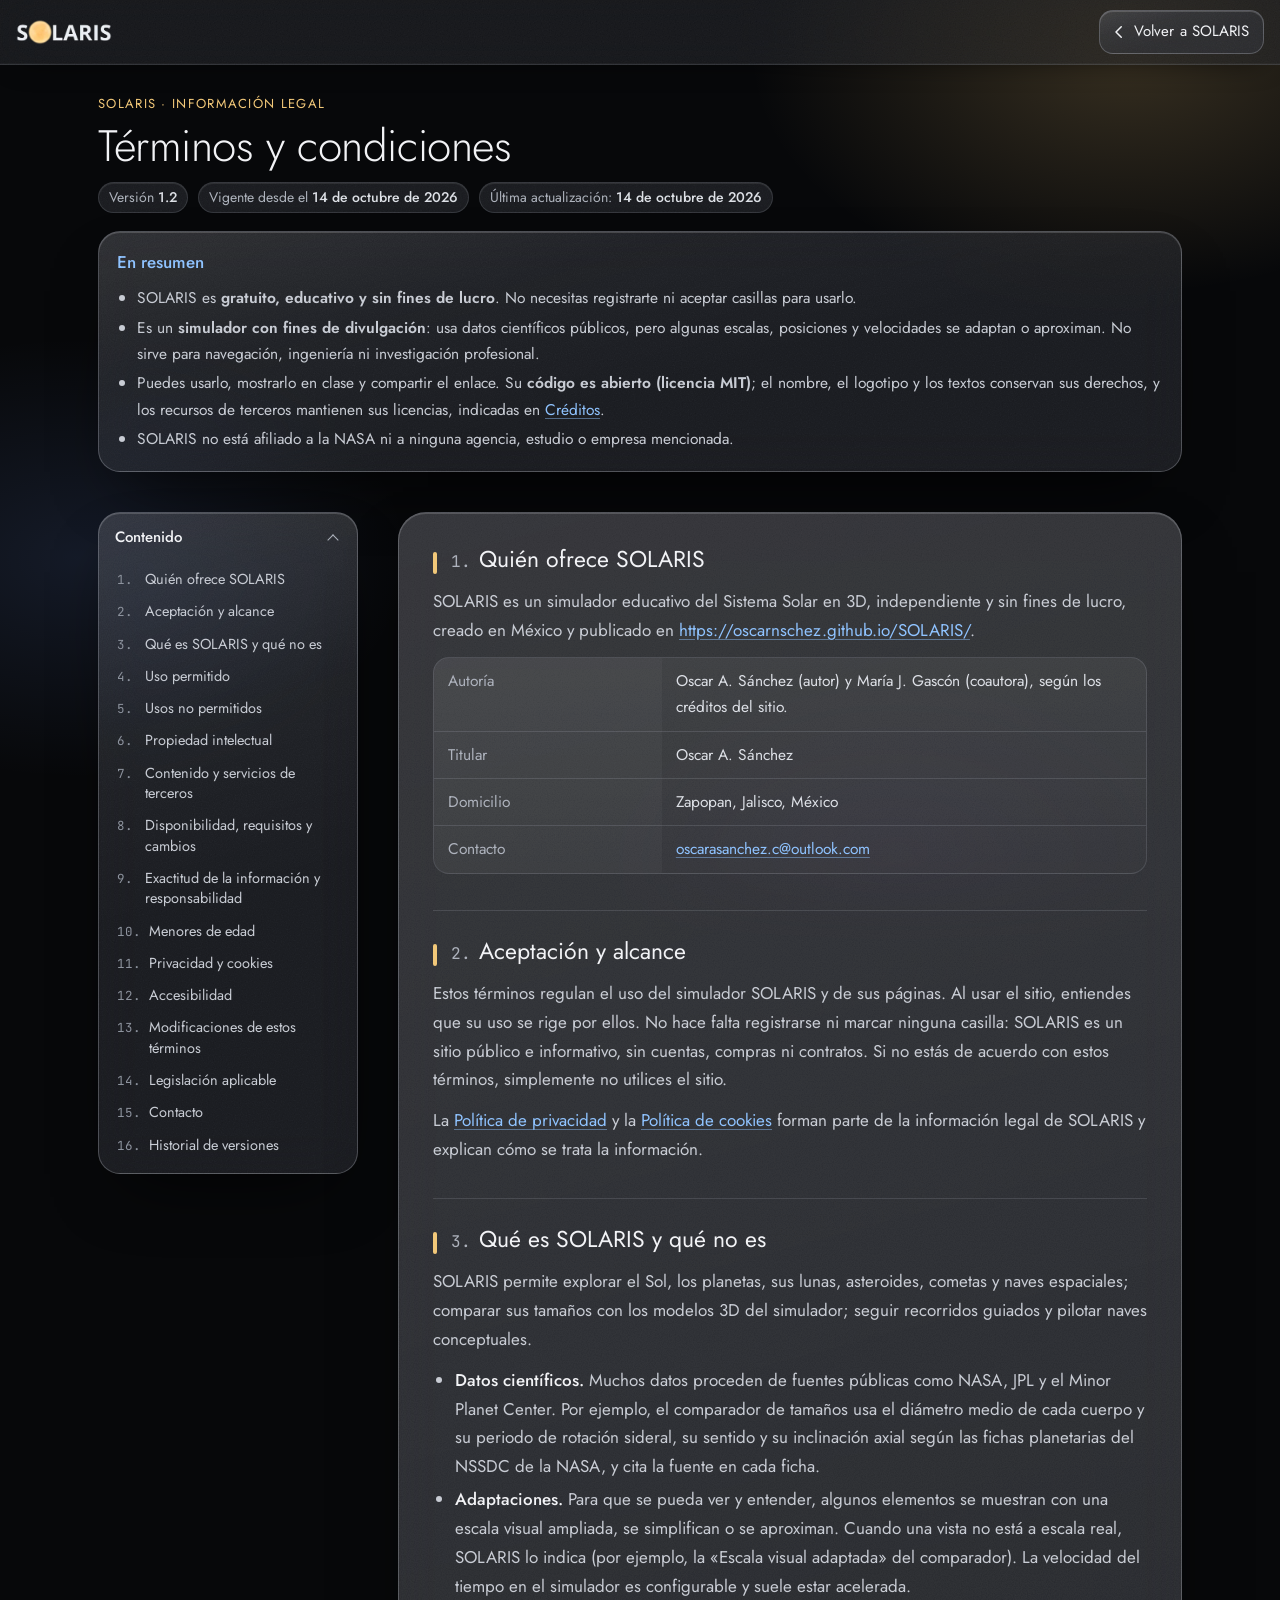
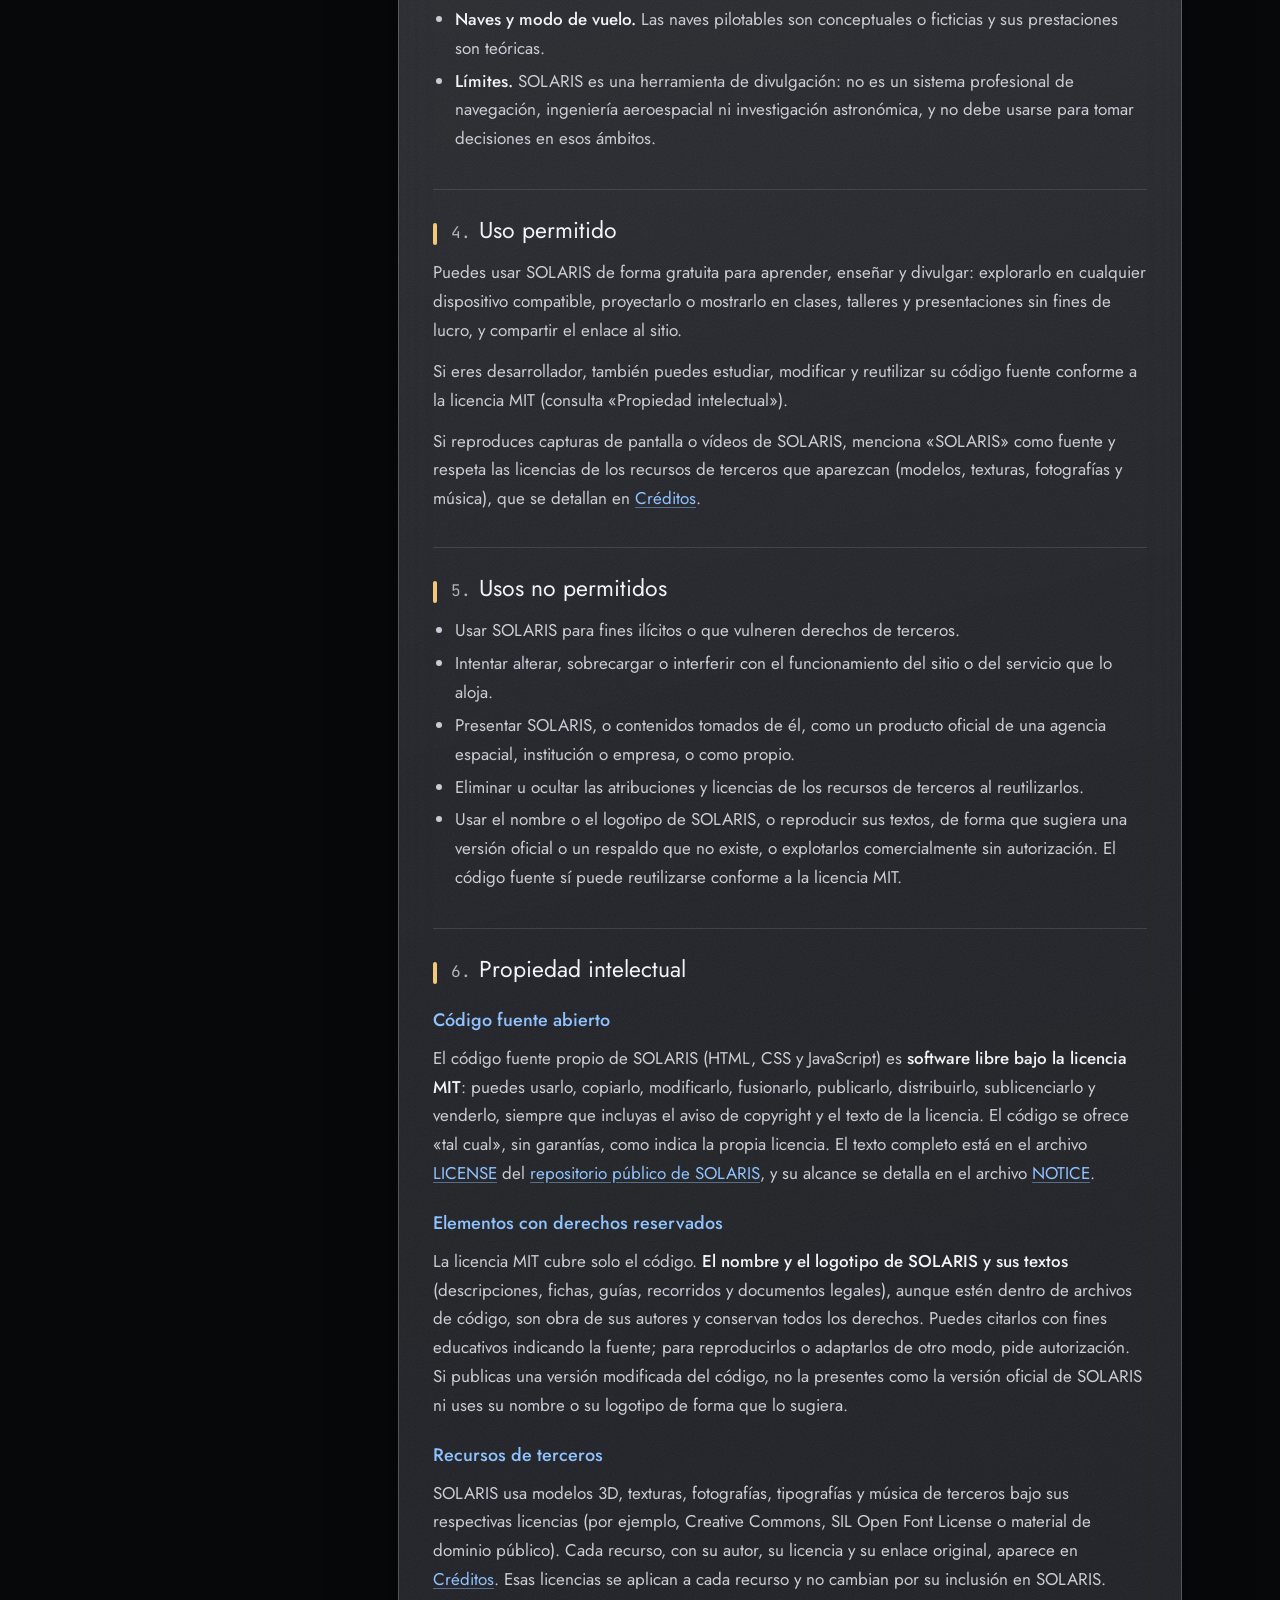
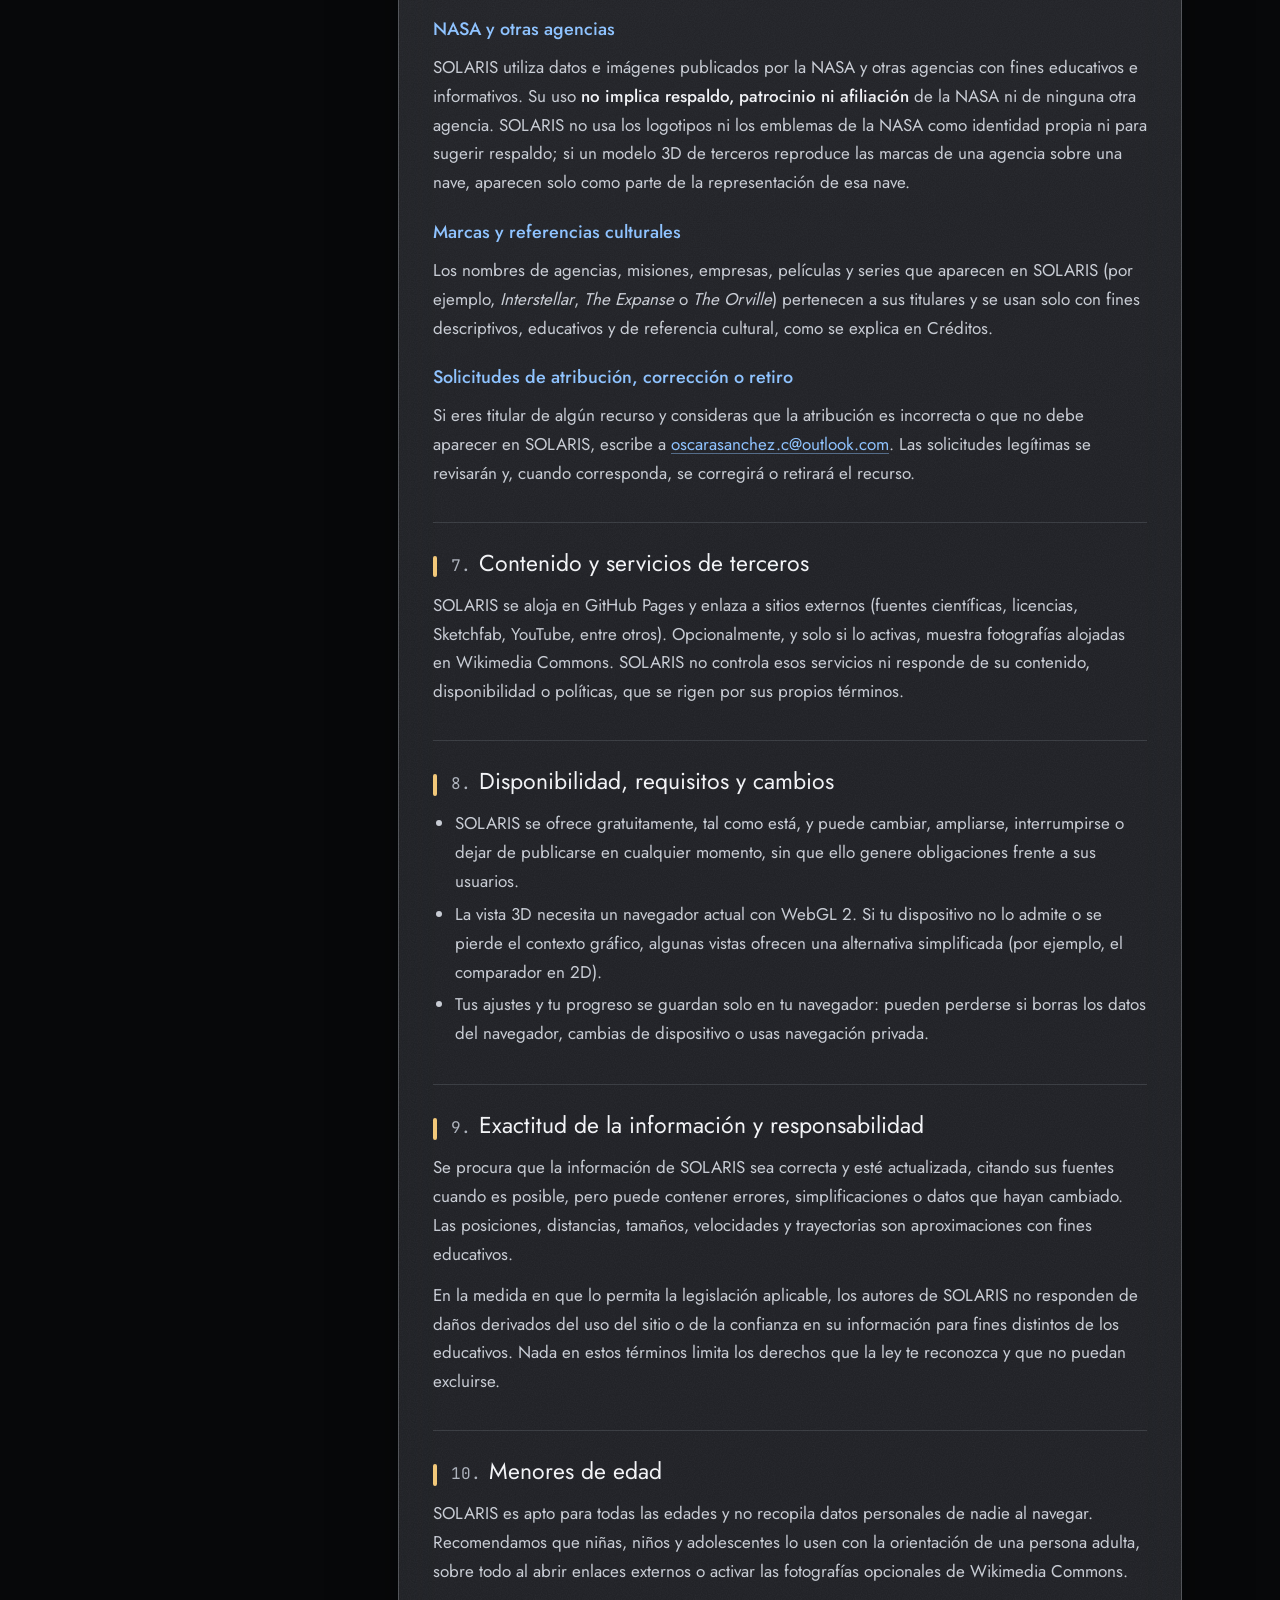
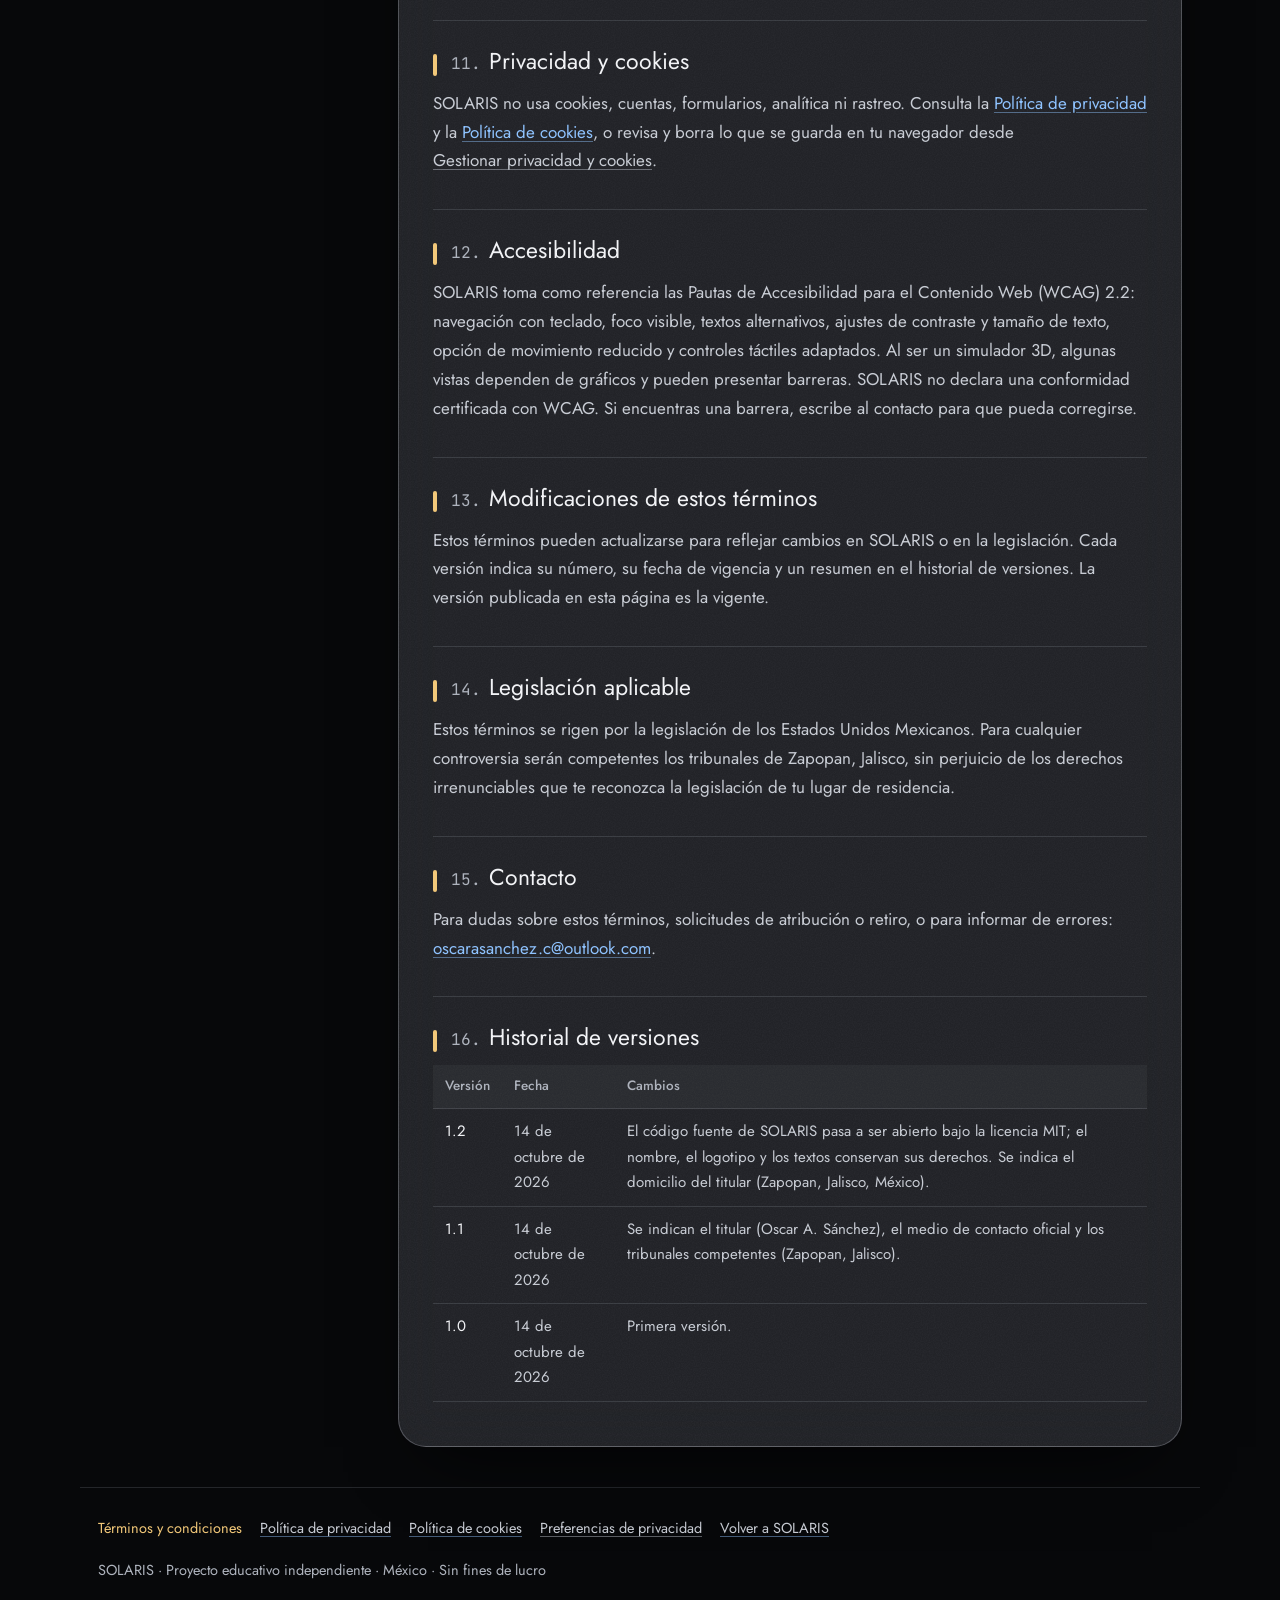
<file: terminos-y-condiciones/index.html>
<!doctype html>
<html lang="es">
<head>
<meta charset="utf-8">
<meta name="viewport" content="width=device-width, initial-scale=1, viewport-fit=cover">
<title>Términos y condiciones · SOLARIS</title>
<meta name="description" content="Condiciones de uso de SOLARIS, simulador educativo y gratuito del Sistema Solar: uso permitido, propiedad intelectual, fuentes científicas y límites.">
<meta name="color-scheme" content="dark">
<link rel="icon" href="../favicon.ico" sizes="any">
<link rel="icon" type="image/png" sizes="32x32" href="../assets/images/favicon-32.png">
<link rel="apple-touch-icon" sizes="180x180" href="../assets/images/apple-touch-icon.png">
<link rel="preload" href="../assets/fonts/jost-latin-400-normal.woff2" as="font" type="font/woff2" crossorigin>
<link rel="stylesheet" href="../css/fonts.css?v=450f18c3e4">
<link rel="stylesheet" href="../css/legal.css?v=7a8dc9c50e">
<link rel="stylesheet" href="../css/privacidad.css?v=9bf25ff68c">
<script src="../js/privacidad.js?v=c35245d0b5" defer></script>
</head>
<body>
<a class="skip" href="#contenido">Saltar al contenido</a>
<header class="lg-top">
<a class="lg-brand" href="../" aria-label="SOLARIS, volver al simulador"><img src="../assets/images/logo-solaris-pequeno.webp" alt="SOLARIS" width="111" height="30"></a>
<a class="lg-back" href="../" aria-label="Volver a SOLARIS"><svg viewBox="0 0 24 24" width="18" height="18" aria-hidden="true"><path d="M15 5l-7 7 7 7" fill="none" stroke="currentColor" stroke-width="2" stroke-linecap="round" stroke-linejoin="round"/></svg>Volver<span class="lg-long">a SOLARIS</span></a>
</header>
<div class="lg-wrap">
<div class="lg-hero">
<p class="lg-kicker">SOLARIS · Información legal</p>
<h1>Términos y condiciones</h1>
<ul class="lg-meta" aria-label="Datos del documento">
<li>Versión <b>1.2</b></li>
<li>Vigente desde el <b><time datetime="2026-10-14">14 de octubre de 2026</time></b></li>
<li>Última actualización: <b><time datetime="2026-10-14">14 de octubre de 2026</time></b></li>
</ul>

<div class="lg-summary"><h2>En resumen</h2><ul>
<li>SOLARIS es <b>gratuito, educativo y sin fines de lucro</b>. No necesitas registrarte ni aceptar casillas para usarlo.</li>
<li>Es un <b>simulador con fines de divulgación</b>: usa datos científicos públicos, pero algunas escalas, posiciones y velocidades se adaptan o aproximan. No sirve para navegación, ingeniería ni investigación profesional.</li>
<li>Puedes usarlo, mostrarlo en clase y compartir el enlace. Su <b>código es abierto (licencia MIT)</b>; el nombre, el logotipo y los textos conservan sus derechos, y los recursos de terceros mantienen sus licencias, indicadas en <a href="../#creditos">Créditos</a>.</li>
<li>SOLARIS no está afiliado a la NASA ni a ninguna agencia, estudio o empresa mencionada.</li>
</ul></div>
</div>
<details class="lg-toc" id="toc" open>
<summary>Contenido</summary>
<nav aria-label="Índice del documento"><ol>
<li><a href="#quien">Quién ofrece SOLARIS</a></li>
<li><a href="#aceptacion">Aceptación y alcance</a></li>
<li><a href="#servicio">Qué es SOLARIS y qué no es</a></li>
<li><a href="#uso">Uso permitido</a></li>
<li><a href="#prohibido">Usos no permitidos</a></li>
<li><a href="#propiedad">Propiedad intelectual</a></li>
<li><a href="#terceros">Contenido y servicios de terceros</a></li>
<li><a href="#disponibilidad">Disponibilidad, requisitos y cambios</a></li>
<li><a href="#responsabilidad">Exactitud de la información y responsabilidad</a></li>
<li><a href="#menores">Menores de edad</a></li>
<li><a href="#privacidad-y-cookies">Privacidad y cookies</a></li>
<li><a href="#accesibilidad">Accesibilidad</a></li>
<li><a href="#modificaciones">Modificaciones de estos términos</a></li>
<li><a href="#ley">Legislación aplicable</a></li>
<li><a href="#contacto">Contacto</a></li>
<li><a href="#historial">Historial de versiones</a></li>
</ol></nav>
</details>
<script>(function () { var d = document.getElementById('toc'); if (d && window.matchMedia && matchMedia('(max-width: 900px)').matches) d.removeAttribute('open'); })();</script>
<main class="lg-doc" id="contenido" tabindex="-1">
<section id="quien" aria-labelledby="quien-h">
<h2 id="quien-h"><span class="n">1.</span>Quién ofrece SOLARIS</h2>
<p>SOLARIS es un simulador educativo del Sistema Solar en 3D, independiente y sin fines de lucro, creado en México y publicado en <a href="https://oscarnschez.github.io/SOLARIS/">https://oscarnschez.github.io/SOLARIS/</a>.</p>
<dl class="lg-facts">
<dt>Autoría</dt><dd>Oscar A. Sánchez (autor) y María J. Gascón (coautora), según los créditos del sitio.</dd>
<dt>Titular</dt><dd>Oscar A. Sánchez</dd>
<dt>Domicilio</dt><dd>Zapopan, Jalisco, México</dd>
<dt>Contacto</dt><dd><a href="mailto:oscarasanchez.c@outlook.com">oscarasanchez.c@outlook.com</a></dd>
</dl>
</section>
<section id="aceptacion" aria-labelledby="aceptacion-h">
<h2 id="aceptacion-h"><span class="n">2.</span>Aceptación y alcance</h2>
<p>Estos términos regulan el uso del simulador SOLARIS y de sus páginas. Al usar el sitio, entiendes que su uso se rige por ellos. No hace falta registrarse ni marcar ninguna casilla: SOLARIS es un sitio público e informativo, sin cuentas, compras ni contratos. Si no estás de acuerdo con estos términos, simplemente no utilices el sitio.</p>
<p>La <a href="../politica-de-privacidad/">Política de privacidad</a> y la <a href="../politica-de-cookies/">Política de cookies</a> forman parte de la información legal de SOLARIS y explican cómo se trata la información.</p>
</section>
<section id="servicio" aria-labelledby="servicio-h">
<h2 id="servicio-h"><span class="n">3.</span>Qué es SOLARIS y qué no es</h2>
<p>SOLARIS permite explorar el Sol, los planetas, sus lunas, asteroides, cometas y naves espaciales; comparar sus tamaños con los modelos 3D del simulador; seguir recorridos guiados y pilotar naves conceptuales.</p>
<ul>
<li><b>Datos científicos.</b> Muchos datos proceden de fuentes públicas como NASA, JPL y el Minor Planet Center. Por ejemplo, el comparador de tamaños usa el diámetro medio de cada cuerpo y su periodo de rotación sideral, su sentido y su inclinación axial según las fichas planetarias del NSSDC de la NASA, y cita la fuente en cada ficha.</li>
<li><b>Adaptaciones.</b> Para que se pueda ver y entender, algunos elementos se muestran con una escala visual ampliada, se simplifican o se aproximan. Cuando una vista no está a escala real, SOLARIS lo indica (por ejemplo, la «Escala visual adaptada» del comparador). La velocidad del tiempo en el simulador es configurable y suele estar acelerada.</li>
<li><b>Naves y modo de vuelo.</b> Las naves pilotables son conceptuales o ficticias y sus prestaciones son teóricas.</li>
<li><b>Límites.</b> SOLARIS es una herramienta de divulgación: no es un sistema profesional de navegación, ingeniería aeroespacial ni investigación astronómica, y no debe usarse para tomar decisiones en esos ámbitos.</li>
</ul>
</section>
<section id="uso" aria-labelledby="uso-h">
<h2 id="uso-h"><span class="n">4.</span>Uso permitido</h2>
<p>Puedes usar SOLARIS de forma gratuita para aprender, enseñar y divulgar: explorarlo en cualquier dispositivo compatible, proyectarlo o mostrarlo en clases, talleres y presentaciones sin fines de lucro, y compartir el enlace al sitio.</p>
<p>Si eres desarrollador, también puedes estudiar, modificar y reutilizar su código fuente conforme a la licencia MIT (consulta «Propiedad intelectual»).</p>
<p>Si reproduces capturas de pantalla o vídeos de SOLARIS, menciona «SOLARIS» como fuente y respeta las licencias de los recursos de terceros que aparezcan (modelos, texturas, fotografías y música), que se detallan en <a href="../#creditos">Créditos</a>.</p>
</section>
<section id="prohibido" aria-labelledby="prohibido-h">
<h2 id="prohibido-h"><span class="n">5.</span>Usos no permitidos</h2>
<ul>
<li>Usar SOLARIS para fines ilícitos o que vulneren derechos de terceros.</li>
<li>Intentar alterar, sobrecargar o interferir con el funcionamiento del sitio o del servicio que lo aloja.</li>
<li>Presentar SOLARIS, o contenidos tomados de él, como un producto oficial de una agencia espacial, institución o empresa, o como propio.</li>
<li>Eliminar u ocultar las atribuciones y licencias de los recursos de terceros al reutilizarlos.</li>
<li>Usar el nombre o el logotipo de SOLARIS, o reproducir sus textos, de forma que sugiera una versión oficial o un respaldo que no existe, o explotarlos comercialmente sin autorización. El código fuente sí puede reutilizarse conforme a la licencia MIT.</li>
</ul>
</section>
<section id="propiedad" aria-labelledby="propiedad-h">
<h2 id="propiedad-h"><span class="n">6.</span>Propiedad intelectual</h2>
<h3>Código fuente abierto</h3>
<p>El código fuente propio de SOLARIS (HTML, CSS y JavaScript) es <b>software libre bajo la licencia MIT</b>: puedes usarlo, copiarlo, modificarlo, fusionarlo, publicarlo, distribuirlo, sublicenciarlo y venderlo, siempre que incluyas el aviso de copyright y el texto de la licencia. El código se ofrece «tal cual», sin garantías, como indica la propia licencia. El texto completo está en el archivo <a href="https://github.com/oscarnschez/SOLARIS/blob/main/LICENSE" target="_blank" rel="noopener">LICENSE</a> del <a href="https://github.com/oscarnschez/SOLARIS" target="_blank" rel="noopener">repositorio público de SOLARIS</a>, y su alcance se detalla en el archivo <a href="https://github.com/oscarnschez/SOLARIS/blob/main/NOTICE" target="_blank" rel="noopener">NOTICE</a>.</p>
<h3>Elementos con derechos reservados</h3>
<p>La licencia MIT cubre solo el código. <b>El nombre y el logotipo de SOLARIS y sus textos</b> (descripciones, fichas, guías, recorridos y documentos legales), aunque estén dentro de archivos de código, son obra de sus autores y conservan todos los derechos. Puedes citarlos con fines educativos indicando la fuente; para reproducirlos o adaptarlos de otro modo, pide autorización. Si publicas una versión modificada del código, no la presentes como la versión oficial de SOLARIS ni uses su nombre o su logotipo de forma que lo sugiera.</p>
<h3>Recursos de terceros</h3>
<p>SOLARIS usa modelos 3D, texturas, fotografías, tipografías y música de terceros bajo sus respectivas licencias (por ejemplo, Creative Commons, SIL Open Font License o material de dominio público). Cada recurso, con su autor, su licencia y su enlace original, aparece en <a href="../#creditos">Créditos</a>. Esas licencias se aplican a cada recurso y no cambian por su inclusión en SOLARIS.</p>
<h3>NASA y otras agencias</h3>
<p>SOLARIS utiliza datos e imágenes publicados por la NASA y otras agencias con fines educativos e informativos. Su uso <b>no implica respaldo, patrocinio ni afiliación</b> de la NASA ni de ninguna otra agencia. SOLARIS no usa los logotipos ni los emblemas de la NASA como identidad propia ni para sugerir respaldo; si un modelo 3D de terceros reproduce las marcas de una agencia sobre una nave, aparecen solo como parte de la representación de esa nave.</p>
<h3>Marcas y referencias culturales</h3>
<p>Los nombres de agencias, misiones, empresas, películas y series que aparecen en SOLARIS (por ejemplo, <i>Interstellar</i>, <i>The Expanse</i> o <i>The Orville</i>) pertenecen a sus titulares y se usan solo con fines descriptivos, educativos y de referencia cultural, como se explica en Créditos.</p>
<h3>Solicitudes de atribución, corrección o retiro</h3>
<p>Si eres titular de algún recurso y consideras que la atribución es incorrecta o que no debe aparecer en SOLARIS, escribe a <a href="mailto:oscarasanchez.c@outlook.com">oscarasanchez.c@outlook.com</a>. Las solicitudes legítimas se revisarán y, cuando corresponda, se corregirá o retirará el recurso.</p>
</section>
<section id="terceros" aria-labelledby="terceros-h">
<h2 id="terceros-h"><span class="n">7.</span>Contenido y servicios de terceros</h2>
<p>SOLARIS se aloja en GitHub Pages y enlaza a sitios externos (fuentes científicas, licencias, Sketchfab, YouTube, entre otros). Opcionalmente, y solo si lo activas, muestra fotografías alojadas en Wikimedia Commons. SOLARIS no controla esos servicios ni responde de su contenido, disponibilidad o políticas, que se rigen por sus propios términos.</p>
</section>
<section id="disponibilidad" aria-labelledby="disponibilidad-h">
<h2 id="disponibilidad-h"><span class="n">8.</span>Disponibilidad, requisitos y cambios</h2>
<ul>
<li>SOLARIS se ofrece gratuitamente, tal como está, y puede cambiar, ampliarse, interrumpirse o dejar de publicarse en cualquier momento, sin que ello genere obligaciones frente a sus usuarios.</li>
<li>La vista 3D necesita un navegador actual con WebGL 2. Si tu dispositivo no lo admite o se pierde el contexto gráfico, algunas vistas ofrecen una alternativa simplificada (por ejemplo, el comparador en 2D).</li>
<li>Tus ajustes y tu progreso se guardan solo en tu navegador: pueden perderse si borras los datos del navegador, cambias de dispositivo o usas navegación privada.</li>
</ul>
</section>
<section id="responsabilidad" aria-labelledby="responsabilidad-h">
<h2 id="responsabilidad-h"><span class="n">9.</span>Exactitud de la información y responsabilidad</h2>
<p>Se procura que la información de SOLARIS sea correcta y esté actualizada, citando sus fuentes cuando es posible, pero puede contener errores, simplificaciones o datos que hayan cambiado. Las posiciones, distancias, tamaños, velocidades y trayectorias son aproximaciones con fines educativos.</p>
<p>En la medida en que lo permita la legislación aplicable, los autores de SOLARIS no responden de daños derivados del uso del sitio o de la confianza en su información para fines distintos de los educativos. Nada en estos términos limita los derechos que la ley te reconozca y que no puedan excluirse.</p>
</section>
<section id="menores" aria-labelledby="menores-h">
<h2 id="menores-h"><span class="n">10.</span>Menores de edad</h2>
<p>SOLARIS es apto para todas las edades y no recopila datos personales de nadie al navegar. Recomendamos que niñas, niños y adolescentes lo usen con la orientación de una persona adulta, sobre todo al abrir enlaces externos o activar las fotografías opcionales de Wikimedia Commons.</p>
</section>
<section id="privacidad-y-cookies" aria-labelledby="privacidad-y-cookies-h">
<h2 id="privacidad-y-cookies-h"><span class="n">11.</span>Privacidad y cookies</h2>
<p>SOLARIS no usa cookies, cuentas, formularios, analítica ni rastreo. Consulta la <a href="../politica-de-privacidad/">Política de privacidad</a> y la <a href="../politica-de-cookies/">Política de cookies</a>, o revisa y borra lo que se guarda en tu navegador desde <button type="button" class="lg-link" data-privacy-open>Gestionar privacidad y cookies</button>.</p>
</section>
<section id="accesibilidad" aria-labelledby="accesibilidad-h">
<h2 id="accesibilidad-h"><span class="n">12.</span>Accesibilidad</h2>
<p>SOLARIS toma como referencia las Pautas de Accesibilidad para el Contenido Web (WCAG) 2.2: navegación con teclado, foco visible, textos alternativos, ajustes de contraste y tamaño de texto, opción de movimiento reducido y controles táctiles adaptados. Al ser un simulador 3D, algunas vistas dependen de gráficos y pueden presentar barreras. SOLARIS no declara una conformidad certificada con WCAG. Si encuentras una barrera, escribe al contacto para que pueda corregirse.</p>
</section>
<section id="modificaciones" aria-labelledby="modificaciones-h">
<h2 id="modificaciones-h"><span class="n">13.</span>Modificaciones de estos términos</h2>
<p>Estos términos pueden actualizarse para reflejar cambios en SOLARIS o en la legislación. Cada versión indica su número, su fecha de vigencia y un resumen en el historial de versiones. La versión publicada en esta página es la vigente.</p>
</section>
<section id="ley" aria-labelledby="ley-h">
<h2 id="ley-h"><span class="n">14.</span>Legislación aplicable</h2>
<p>Estos términos se rigen por la legislación de los Estados Unidos Mexicanos. Para cualquier controversia serán competentes los tribunales de Zapopan, Jalisco, sin perjuicio de los derechos irrenunciables que te reconozca la legislación de tu lugar de residencia.</p>
</section>
<section id="contacto" aria-labelledby="contacto-h">
<h2 id="contacto-h"><span class="n">15.</span>Contacto</h2>
<p>Para dudas sobre estos términos, solicitudes de atribución o retiro, o para informar de errores: <a href="mailto:oscarasanchez.c@outlook.com">oscarasanchez.c@outlook.com</a>.</p>
</section>
<section id="historial" aria-labelledby="historial-h">
<h2 id="historial-h"><span class="n">16.</span>Historial de versiones</h2>
<table class="lg-table">
<thead><tr><th scope="col">Versión</th><th scope="col">Fecha</th><th scope="col">Cambios</th></tr></thead>
<tbody>
<tr><td data-label="Versión">1.2</td><td data-label="Fecha">14 de octubre de 2026</td><td data-label="Cambios">El código fuente de SOLARIS pasa a ser abierto bajo la licencia MIT; el nombre, el logotipo y los textos conservan sus derechos. Se indica el domicilio del titular (Zapopan, Jalisco, México).</td></tr>
<tr><td data-label="Versión">1.1</td><td data-label="Fecha">14 de octubre de 2026</td><td data-label="Cambios">Se indican el titular (Oscar A. Sánchez), el medio de contacto oficial y los tribunales competentes (Zapopan, Jalisco).</td></tr>
<tr><td data-label="Versión">1.0</td><td data-label="Fecha">14 de octubre de 2026</td><td data-label="Cambios">Primera versión.</td></tr>
</tbody>
</table>
</section>
</main>
</div>
<footer class="lg-foot">
<nav aria-label="Documentos legales"><a href="../terminos-y-condiciones/" aria-current="page">Términos y condiciones</a><a href="../politica-de-privacidad/">Política de privacidad</a><a href="../politica-de-cookies/">Política de cookies</a><button type="button" class="lg-link" data-privacy-open>Preferencias de privacidad</button><a href="../">Volver a SOLARIS</a></nav>
<p>SOLARIS · Proyecto educativo independiente · México · Sin fines de lucro</p>
</footer>
</body>
</html>
</file>
<file: css/fonts.css>
/* Tipografías alojadas en el propio sitio (SIL Open Font License 1.1): sin conexiones a servicios de fuentes de terceros */
@font-face { font-family: "Jost"; font-style: normal; font-weight: 300; font-display: swap; src: url("../assets/fonts/jost-latin-ext-300-normal.woff2") format("woff2"); unicode-range: U+0100-02BA,U+02BD-02C5,U+02C7-02CC,U+02CE-02D7,U+02DD-02FF,U+0304,U+0308,U+0329,U+1D00-1DBF,U+1E00-1E9F,U+1EF2-1EFF,U+2020,U+20A0-20AB,U+20AD-20C0,U+2113,U+2C60-2C7F,U+A720-A7FF; }
@font-face { font-family: "Jost"; font-style: normal; font-weight: 300; font-display: swap; src: url("../assets/fonts/jost-latin-300-normal.woff2") format("woff2"); unicode-range: U+0000-00FF,U+0131,U+0152-0153,U+02BB-02BC,U+02C6,U+02DA,U+02DC,U+0304,U+0308,U+0329,U+2000-206F,U+20AC,U+2122,U+2191,U+2193,U+2212,U+2215,U+FEFF,U+FFFD; }
@font-face { font-family: "Jost"; font-style: normal; font-weight: 400; font-display: swap; src: url("../assets/fonts/jost-latin-ext-400-normal.woff2") format("woff2"); unicode-range: U+0100-02BA,U+02BD-02C5,U+02C7-02CC,U+02CE-02D7,U+02DD-02FF,U+0304,U+0308,U+0329,U+1D00-1DBF,U+1E00-1E9F,U+1EF2-1EFF,U+2020,U+20A0-20AB,U+20AD-20C0,U+2113,U+2C60-2C7F,U+A720-A7FF; }
@font-face { font-family: "Jost"; font-style: normal; font-weight: 400; font-display: swap; src: url("../assets/fonts/jost-latin-400-normal.woff2") format("woff2"); unicode-range: U+0000-00FF,U+0131,U+0152-0153,U+02BB-02BC,U+02C6,U+02DA,U+02DC,U+0304,U+0308,U+0329,U+2000-206F,U+20AC,U+2122,U+2191,U+2193,U+2212,U+2215,U+FEFF,U+FFFD; }
@font-face { font-family: "Jost"; font-style: normal; font-weight: 500; font-display: swap; src: url("../assets/fonts/jost-latin-ext-500-normal.woff2") format("woff2"); unicode-range: U+0100-02BA,U+02BD-02C5,U+02C7-02CC,U+02CE-02D7,U+02DD-02FF,U+0304,U+0308,U+0329,U+1D00-1DBF,U+1E00-1E9F,U+1EF2-1EFF,U+2020,U+20A0-20AB,U+20AD-20C0,U+2113,U+2C60-2C7F,U+A720-A7FF; }
@font-face { font-family: "Jost"; font-style: normal; font-weight: 500; font-display: swap; src: url("../assets/fonts/jost-latin-500-normal.woff2") format("woff2"); unicode-range: U+0000-00FF,U+0131,U+0152-0153,U+02BB-02BC,U+02C6,U+02DA,U+02DC,U+0304,U+0308,U+0329,U+2000-206F,U+20AC,U+2122,U+2191,U+2193,U+2212,U+2215,U+FEFF,U+FFFD; }
@font-face { font-family: "Jost"; font-style: normal; font-weight: 600; font-display: swap; src: url("../assets/fonts/jost-latin-ext-600-normal.woff2") format("woff2"); unicode-range: U+0100-02BA,U+02BD-02C5,U+02C7-02CC,U+02CE-02D7,U+02DD-02FF,U+0304,U+0308,U+0329,U+1D00-1DBF,U+1E00-1E9F,U+1EF2-1EFF,U+2020,U+20A0-20AB,U+20AD-20C0,U+2113,U+2C60-2C7F,U+A720-A7FF; }
@font-face { font-family: "Jost"; font-style: normal; font-weight: 600; font-display: swap; src: url("../assets/fonts/jost-latin-600-normal.woff2") format("woff2"); unicode-range: U+0000-00FF,U+0131,U+0152-0153,U+02BB-02BC,U+02C6,U+02DA,U+02DC,U+0304,U+0308,U+0329,U+2000-206F,U+20AC,U+2122,U+2191,U+2193,U+2212,U+2215,U+FEFF,U+FFFD; }
@font-face { font-family: "JetBrains Mono"; font-style: normal; font-weight: 400; font-display: swap; src: url("../assets/fonts/jetbrains-mono-latin-ext-400-normal.woff2") format("woff2"); unicode-range: U+0100-02BA,U+02BD-02C5,U+02C7-02CC,U+02CE-02D7,U+02DD-02FF,U+0304,U+0308,U+0329,U+1D00-1DBF,U+1E00-1E9F,U+1EF2-1EFF,U+2020,U+20A0-20AB,U+20AD-20C0,U+2113,U+2C60-2C7F,U+A720-A7FF; }
@font-face { font-family: "JetBrains Mono"; font-style: normal; font-weight: 400; font-display: swap; src: url("../assets/fonts/jetbrains-mono-latin-400-normal.woff2") format("woff2"); unicode-range: U+0000-00FF,U+0131,U+0152-0153,U+02BB-02BC,U+02C6,U+02DA,U+02DC,U+0304,U+0308,U+0329,U+2000-206F,U+20AC,U+2122,U+2191,U+2193,U+2212,U+2215,U+FEFF,U+FFFD; }
@font-face { font-family: "JetBrains Mono"; font-style: normal; font-weight: 500; font-display: swap; src: url("../assets/fonts/jetbrains-mono-latin-ext-500-normal.woff2") format("woff2"); unicode-range: U+0100-02BA,U+02BD-02C5,U+02C7-02CC,U+02CE-02D7,U+02DD-02FF,U+0304,U+0308,U+0329,U+1D00-1DBF,U+1E00-1E9F,U+1EF2-1EFF,U+2020,U+20A0-20AB,U+20AD-20C0,U+2113,U+2C60-2C7F,U+A720-A7FF; }
@font-face { font-family: "JetBrains Mono"; font-style: normal; font-weight: 500; font-display: swap; src: url("../assets/fonts/jetbrains-mono-latin-500-normal.woff2") format("woff2"); unicode-range: U+0000-00FF,U+0131,U+0152-0153,U+02BB-02BC,U+02C6,U+02DA,U+02DC,U+0304,U+0308,U+0329,U+2000-206F,U+20AC,U+2122,U+2191,U+2193,U+2212,U+2215,U+FEFF,U+FFFD; }
@font-face { font-family: "JetBrains Mono"; font-style: normal; font-weight: 600; font-display: swap; src: url("../assets/fonts/jetbrains-mono-latin-ext-600-normal.woff2") format("woff2"); unicode-range: U+0100-02BA,U+02BD-02C5,U+02C7-02CC,U+02CE-02D7,U+02DD-02FF,U+0304,U+0308,U+0329,U+1D00-1DBF,U+1E00-1E9F,U+1EF2-1EFF,U+2020,U+20A0-20AB,U+20AD-20C0,U+2113,U+2C60-2C7F,U+A720-A7FF; }
@font-face { font-family: "JetBrains Mono"; font-style: normal; font-weight: 600; font-display: swap; src: url("../assets/fonts/jetbrains-mono-latin-600-normal.woff2") format("woff2"); unicode-range: U+0000-00FF,U+0131,U+0152-0153,U+02BB-02BC,U+02C6,U+02DA,U+02DC,U+0304,U+0308,U+0329,U+2000-206F,U+20AC,U+2122,U+2191,U+2193,U+2212,U+2215,U+FEFF,U+FFFD; }
</file>
<file: css/privacidad.css>
/* SOLARIS · Panel «Gestionar privacidad y cookies» (simulador y páginas legales) */
.pv-wrap {
  --pv-text: #f2f3f6; --pv-2: #c8ccd4; --pv-muted: #aeb3bd; --pv-line: rgba(214, 220, 232, .14); --pv-line-2: rgba(214, 220, 232, .26);
  /* mismo vidrio grafito que el simulador (este archivo también se usa en las páginas legales, sin solaris.css) */
  --pv-grain: url("data:image/svg+xml,%3Csvg xmlns='http://www.w3.org/2000/svg' width='160' height='160'%3E%3Cfilter id='n'%3E%3CfeTurbulence type='fractalNoise' baseFrequency='.85' numOctaves='2' stitchTiles='stitch'/%3E%3CfeColorMatrix values='0 0 0 0 1 0 0 0 0 1 0 0 0 0 1 0 0 0 .55 0'/%3E%3C/filter%3E%3Crect width='100%25' height='100%25' filter='url(%23n)' opacity='.09'/%3E%3C/svg%3E");
  --pv-sheen: linear-gradient(165deg, rgba(255, 255, 255, .09) 0%, rgba(255, 255, 255, .025) 32%, rgba(255, 255, 255, 0) 58%);
  --pv-tile: linear-gradient(180deg, rgba(255, 255, 255, .06), rgba(255, 255, 255, .02));
  --pv-sun: #f2c879; --pv-ice: #8fc3ff; --pv-red: #ff8f7a;
  position: fixed; inset: 0; z-index: 400; display: grid; place-items: center; padding: max(12px, env(safe-area-inset-top, 0px)) 12px max(12px, env(safe-area-inset-bottom, 0px));
  background: rgba(15, 16, 20, .45); backdrop-filter: blur(10px) saturate(1.15); -webkit-backdrop-filter: blur(10px) saturate(1.15);
  font-family: "Jost", "Futura", "Century Gothic", "Avenir Next", system-ui, sans-serif; color: var(--pv-text); font-size: 15px; line-height: 1.5;
  opacity: 0; transition: opacity .25s ease;
}
.pv-wrap[hidden] { display: none; }
.pv-wrap.open { opacity: 1; }
html.pv-lock, html.pv-lock body { overflow: hidden; }
.pv-card { width: min(680px, 100%); max-height: min(92vh, 900px); max-height: min(92dvh, 900px); display: flex; flex-direction: column; border-radius: 26px; overflow: hidden;
  background: var(--pv-grain), var(--pv-sheen), rgba(40, 42, 48, .82); border: 1px solid var(--pv-line-2);
  box-shadow: inset 0 1px 0 rgba(255, 255, 255, .16), 0 44px 110px -34px rgba(0, 0, 0, .9); backdrop-filter: blur(28px) saturate(1.6); -webkit-backdrop-filter: blur(28px) saturate(1.6);
  transform: translateY(8px); transition: transform .25s ease; }
@media (prefers-reduced-transparency: reduce) { .pv-card { background: rgb(34, 35, 40); } }
.pv-wrap.open .pv-card { transform: none; }
.pv-head { display: flex; align-items: flex-start; justify-content: space-between; gap: 12px; padding: 18px 20px 12px; border-bottom: 1px solid var(--pv-line); }
.pv-kicker { display: block; font-size: 11.5px; letter-spacing: .08em; text-transform: uppercase; color: var(--pv-sun); }
.pv-head h2 { margin: 2px 0 0; font-size: 21px; font-weight: 400; line-height: 1.25; }
.pv-x { flex: none; width: 40px; height: 40px; border-radius: 10px; font-size: 24px; line-height: 1; color: var(--pv-muted); background: none; border: 0; cursor: pointer; }
.pv-x:hover { color: var(--pv-text); background: rgba(214, 220, 232, .09); }
.pv-body { overflow-y: auto; overscroll-behavior: contain; padding: 14px 20px 6px; -webkit-overflow-scrolling: touch; }
.pv-body:focus { outline: none; }
.pv-lead { margin: 0 0 14px; color: var(--pv-2); }
.pv-lead b, .pv-body b { color: var(--pv-text); font-weight: 500; }
.pv-body section { padding: 12px 0 14px; border-top: 1px solid var(--pv-line); }
.pv-body h3 { margin: 0 0 6px; font-size: 15.5px; font-weight: 500; color: var(--pv-ice); }
.pv-note { margin: 4px 0 10px; color: var(--pv-muted); font-size: 13.5px; line-height: 1.55; }
.pv-body a, .pv-docs a { color: var(--pv-ice); text-underline-offset: 2px; }
.pv-body a:hover, .pv-docs a:hover { color: var(--pv-sun); }
.pv-store { list-style: none; margin: 0 0 12px; padding: 0; display: grid; gap: 8px; }
.pv-store li { display: flex; gap: 10px; align-items: flex-start; justify-content: space-between; padding: 11px 14px; border-radius: 16px; border: 1px solid var(--pv-line); background: var(--pv-tile); box-shadow: inset 0 1px 0 rgba(255, 255, 255, .07); }
.pv-store li > div { min-width: 0; }
.pv-store code { font-family: "JetBrains Mono", ui-monospace, Menlo, monospace; font-size: 11.5px; color: var(--pv-muted); overflow-wrap: anywhere; }
.pv-store p { margin: 3px 0 2px; font-size: 13.5px; color: var(--pv-2); line-height: 1.45; }
.pv-store small { font-size: 12px; color: var(--pv-muted); }
.pv-btn { font: inherit; cursor: pointer; border-radius: 12px; padding: 9px 14px; font-size: 14px; color: var(--pv-text); background: linear-gradient(180deg, rgba(255, 255, 255, .08), rgba(255, 255, 255, .03)); border: 1px solid var(--pv-line-2); box-shadow: inset 0 1px 0 rgba(255, 255, 255, .1); min-height: 40px; }
.pv-btn:hover { border-color: rgba(242, 200, 121, .5); color: var(--pv-sun); }
.pv-mini { flex: none; padding: 6px 12px; min-height: 34px; font-size: 13px; }
.pv-danger { color: #ffd0c7; border-color: rgba(255, 143, 122, .35); }
.pv-danger:hover, .pv-mini:hover { color: var(--pv-red); border-color: rgba(255, 143, 122, .6); }
[data-armed="1"] { color: #10131a !important; background: var(--pv-red) !important; border-color: var(--pv-red) !important; }
.pv-opt { padding: 14px; border-radius: 16px; border: 1px solid var(--pv-line); background: var(--pv-tile); box-shadow: inset 0 1px 0 rgba(255, 255, 255, .07); }
.pv-sw { display: flex; align-items: center; gap: 12px; cursor: pointer; }
.pv-sw input { position: absolute; opacity: 0; width: 1px; height: 1px; }
.pv-track { flex: none; position: relative; width: 44px; height: 26px; border-radius: 13px; background: rgba(214, 220, 232, .18); border: 1px solid var(--pv-line-2); transition: background .2s; }
.pv-track::after { content: ''; position: absolute; top: 3px; left: 3px; width: 18px; height: 18px; border-radius: 50%; background: #c3cad8; transition: transform .2s, background .2s; }
.pv-sw input:checked + .pv-track { background: rgba(242, 200, 121, .35); border-color: rgba(242, 200, 121, .6); }
.pv-sw input:checked + .pv-track::after { transform: translateX(18px); background: var(--pv-sun); }
.pv-sw input:focus-visible + .pv-track { outline: 2px solid var(--pv-ice); outline-offset: 2px; }
.pv-state { margin: 0; font-size: 13px; color: var(--pv-sun); }
.pv-gpc { margin: 10px 0 0; padding: 10px 12px; border-left: 2px solid var(--pv-ice); background: rgba(143, 195, 255, .06); border-radius: 0 10px 10px 0; font-size: 13.5px; color: var(--pv-2); }
.pv-list { margin: 0; padding: 0; list-style: none; display: grid; gap: 8px; }
.pv-list li { position: relative; padding-left: 16px; font-size: 13.5px; color: var(--pv-2); line-height: 1.55; }
.pv-list li::before { content: ''; position: absolute; left: 2px; top: .62em; width: 5px; height: 5px; border-radius: 50%; background: var(--pv-sun); }
.pv-hist { margin: 0 0 6px; padding: 0; list-style: none; display: grid; gap: 6px; }
.pv-hist li { font-size: 13.5px; color: var(--pv-2); }
.pv-hist small { display: block; color: var(--pv-muted); font-size: 12px; }
.pv-hist .pv-empty { color: var(--pv-muted); }
.pv-msg { margin: 6px 0 10px; min-height: 1.2em; font-size: 13.5px; color: var(--pv-sun); }
.pv-foot { display: flex; flex-wrap: wrap; align-items: center; justify-content: space-between; gap: 10px; padding: 12px 20px; border-top: 1px solid var(--pv-line); background: rgba(255, 255, 255, .025); }
.pv-docs { display: flex; flex-wrap: wrap; gap: 4px 14px; font-size: 13px; }
.pv-ok { background: linear-gradient(180deg, #f8daa0, #ecbd66); border-color: transparent; color: #17130a; font-weight: 500; min-width: 96px; box-shadow: inset 0 1px 0 rgba(255, 255, 255, .55), 0 10px 26px -10px rgba(242, 200, 121, .55); }
.pv-ok:hover { color: #17130a; border-color: transparent; filter: brightness(1.04); }
.pv-wrap :focus-visible { outline: 2px solid var(--pv-ice); outline-offset: 2px; }
@media (max-width: 560px) {
  .pv-wrap { padding: 0; place-items: end stretch; }
  .pv-card { width: 100%; max-height: 94vh; max-height: 94dvh; border-radius: 26px 26px 0 0; }
  .pv-head, .pv-body, .pv-foot { padding-left: 16px; padding-right: 16px; }
  .pv-foot { padding-bottom: calc(12px + env(safe-area-inset-bottom, 0px)); }
  .pv-store li { flex-direction: column; }
  .pv-ok { flex: 1 1 100%; }
}
@media (prefers-reduced-motion: reduce) { .pv-wrap, .pv-card { transition: none; } }
/* botón de cierre e interruptor con el mismo acabado de vidrio que el simulador */
.pv-x { width: 38px; height: 38px; border-radius: 50%; font-size: 22px; color: var(--pv-2); background: rgba(15, 16, 20, .32); border: 1px solid var(--pv-line); box-shadow: inset 0 1px 0 rgba(255, 255, 255, .1); }
.pv-x:hover { color: #fff; background: rgba(214, 220, 232, .14); }
.pv-track { background: rgba(15, 16, 20, .4); border-color: var(--pv-line-2); box-shadow: inset 0 2px 4px rgba(0, 0, 0, .35); }
.pv-track::after { background: linear-gradient(180deg, #ffffff, #d9dce3); box-shadow: 0 2px 5px rgba(0, 0, 0, .45); }
.pv-sw input:checked + .pv-track { background: linear-gradient(180deg, rgba(242, 200, 121, .75), rgba(226, 172, 84, .65)); border-color: rgba(242, 200, 121, .6); box-shadow: 0 0 14px -4px rgba(242, 200, 121, .55); }
.pv-sw input:checked + .pv-track::after { background: linear-gradient(180deg, #ffffff, #f3ead8); }
</file>
<file: css/solaris.css>
:root {
/* Material de vidrio (glassmorphism): grafito esmerilado sobre el espacio, borde de luz, brillo superior y grano fino */
--frost: 214, 220, 232;   /* luz que se refleja en el vidrio: casi neutra, con un leve tono frío */
--ink: 15, 16, 20;        /* grafito de fondo para velos y superficies opacas */
--space: #02040a; --glass: rgba(56, 59, 66, 0.55); --glass-2: rgba(40, 42, 48, 0.8); --glass-solid: #222328;
--line: rgba(var(--frost), 0.14); --line-2: rgba(var(--frost), 0.26);
--text: #f2f3f6; --muted: #aeb3bd; --dim: #8d939e; --sun: #f2c879; --sun-dim: rgba(242, 200, 121, 0.16); --ice: #8fc3ff;
--text-2: #dde0e6; --text-3: #c8ccd4;
--font: "Jost", "Futura", "Century Gothic", "Avenir Next", system-ui, sans-serif;
--mono: "JetBrains Mono", ui-monospace, "SF Mono", Menlo, Consolas, monospace;
--blur-1: 12px; --blur-2: 22px; --blur-3: 28px;
--glass-filter: blur(var(--blur-2)) saturate(1.6);
--glass-sheen: linear-gradient(165deg, rgba(255, 255, 255, 0.09) 0%, rgba(255, 255, 255, 0.025) 32%, rgba(255, 255, 255, 0) 58%);
--glass-grain: url("data:image/svg+xml,%3Csvg xmlns='http://www.w3.org/2000/svg' width='160' height='160'%3E%3Cfilter id='n'%3E%3CfeTurbulence type='fractalNoise' baseFrequency='.85' numOctaves='2' stitchTiles='stitch'/%3E%3CfeColorMatrix values='0 0 0 0 1 0 0 0 0 1 0 0 0 0 1 0 0 0 .55 0'/%3E%3C/filter%3E%3Crect width='100%25' height='100%25' filter='url(%23n)' opacity='.09'/%3E%3C/svg%3E");
--glass-shadow: inset 0 1px 0 rgba(255, 255, 255, 0.16), inset 0 0 0 1px rgba(255, 255, 255, 0.02), 0 22px 48px -26px rgba(0, 0, 0, 0.85), 0 2px 10px -3px rgba(0, 0, 0, 0.4);
--hover: rgba(var(--frost), 0.08); --press: rgba(var(--frost), 0.13);
--r-sm: 10px; --r-md: 14px; --r-lg: 20px; --r-xl: 26px;
--top: calc(env(safe-area-inset-top, 0px) + 12px); --bot: calc(env(safe-area-inset-bottom, 0px) + 14px);
color-scheme: dark; box-sizing: border-box;
padding-top: env(safe-area-inset-top, 0px); padding-bottom: env(safe-area-inset-bottom, 0px);
}
@media (prefers-color-scheme: dark) { :root:not([data-theme="light"]) { --space: #02040a; --text: #e7ebf3; } }
:root[data-theme="dark"] { --space: #02040a; --text: #e7ebf3; }
*, *::before, *::after { box-sizing: inherit; }
html { scroll-padding-top: env(safe-area-inset-top, 0px); }
html, body { margin: 0; height: 100%; overflow: hidden; background: var(--space); color: var(--text); font-family: var(--font); font-size: 15px; -webkit-font-smoothing: antialiased; font-variant-numeric: tabular-nums; }
button { font: inherit; color: inherit; background: none; border: 0; cursor: pointer; padding: 0; }
input { font: inherit; color: inherit; }
:focus-visible { outline: 2px solid var(--ice); outline-offset: 2px; }
h1, h2, h3 { font-weight: 500; margin: 0; }
#app { position: fixed; inset: 0; }
#gl { position: absolute; inset: 0; width: 100%; height: 100%; display: block; cursor: grab; touch-action: none; outline: none; }
#gl:active { cursor: grabbing; }
.ui { transition: opacity .45s ease, transform .45s ease; }
.panel, #search, #modes, #rail, #camtools, #timebar, #minimap-wrap, #tourbar, .help-card, #results, #speed-menu {
background: var(--glass-grain), var(--glass-sheen), var(--glass); border: 1px solid var(--line); box-shadow: var(--glass-shadow);
backdrop-filter: var(--glass-filter); -webkit-backdrop-filter: var(--glass-filter);
}
.icon-btn, .tool { display: inline-grid; place-items: center; width: 38px; height: 38px; border-radius: var(--r-sm); color: var(--muted); transition: color .2s, background .2s; }
.icon-btn:hover, .tool:hover { color: var(--text); background: rgba(var(--frost), 0.09); }
.tool.on, .icon-btn.on { color: var(--sun); background: var(--sun-dim); }
.txt-btn { padding: 8px 12px; border-radius: var(--r-sm); color: var(--muted); font-size: 14px; }
.txt-btn:hover { color: var(--text); background: rgba(var(--frost), 0.09); }
#top { position: fixed; top: var(--top); left: 12px; right: 12px; display: flex; align-items: center; gap: 12px; pointer-events: none; z-index: 20; }
#top > * { pointer-events: auto; }
#btn-menu { display: none; background: var(--glass); border: 1px solid var(--line); }
.brand { display: flex; align-items: center; padding: 0 8px 0 6px; height: 44px; border-radius: var(--r-md); transition: background .2s; }
.brand:hover { background: rgba(var(--frost), 0.09); }
.brand img { height: 30px; width: auto; display: block; }
#search { position: relative; flex: 0 1 420px; min-width: 150px; margin: 0 auto; display: flex; align-items: center; gap: 8px; height: 44px; padding: 0 10px 0 12px; border-radius: var(--r-md); }
#search-ico { color: var(--muted); display: grid; }
#q { flex: 1; min-width: 0; background: none; border: 0; outline: none; font-size: 15px; height: 100%; }
#q::placeholder { color: var(--dim); }
#q::-webkit-search-cancel-button { display: none; }
#search kbd { font-family: var(--mono); font-size: 11px; color: var(--dim); border: 1px solid var(--line); border-radius: 6px; padding: 1px 7px; }
#results { position: absolute; left: 0; right: 0; top: 52px; margin: 0; padding: 6px; list-style: none; border-radius: var(--r-md); background: var(--glass-2); display: none; max-height: 60vh; overflow: auto; }
#results.open { display: block; }
#results li { display: grid; grid-template-columns: 14px 1fr; column-gap: 10px; align-items: center; padding: 8px 10px; border-radius: 8px; cursor: pointer; }
#results li small { grid-column: 2; color: var(--muted); font-size: 13px; }
#results li[aria-selected="true"], #results li:hover { background: rgba(var(--frost), 0.1); }
#results li.empty { display: block; color: var(--muted); font-size: 14px; cursor: default; }
#modes { display: flex; height: 44px; padding: 4px; border-radius: var(--r-md); gap: 2px; }
#modes button { padding: 0 12px; border-radius: var(--r-sm); font-size: 14px; color: var(--muted); white-space: nowrap; }
#modes button:hover { color: var(--text); }
#modes button.on { color: var(--space); background: var(--sun); font-weight: 500; }
#rail { position: fixed; left: 12px; top: calc(var(--top) + 58px); display: flex; flex-direction: column; gap: 2px; width: 52px; padding: 5px; overflow: hidden; border-radius: var(--r-lg); z-index: 15; transition: width .28s cubic-bezier(.2, .8, .2, 1), box-shadow .28s; }
#rail:hover:not(.quiet) { width: 200px; transition-delay: .22s; box-shadow: 0 24px 50px -16px rgba(0, 0, 0, .7); }
#rail:has(:focus-visible) { width: 200px; }
.rail-grp { position: relative; flex: none; height: 13px; padding-left: 11px; font: 500 9.5px/13px var(--mono); letter-spacing: .12em; text-transform: uppercase; white-space: nowrap; color: transparent; transition: color .2s; }
.rail-grp::before { content: ""; position: absolute; left: 11px; top: 6px; width: 20px; height: 1px; background: var(--line-2); transition: opacity .2s; }
.rail-grp.first { display: none; }
#rail:hover:not(.quiet) .rail-grp, #rail:has(:focus-visible) .rail-grp { color: var(--dim); transition-delay: .3s; }
#rail:hover:not(.quiet) .rail-grp::before, #rail:has(:focus-visible) .rail-grp::before { opacity: 0; transition-delay: .22s; }
.rail-btn { flex: none; width: 100%; height: 40px; border-radius: var(--r-sm); display: grid; grid-template-columns: 40px 1fr; align-items: center; justify-items: center; color: var(--muted); transition: color .2s, background .2s; }
.rail-btn span { justify-self: start; padding: 0 12px 0 2px; font-size: 14px; white-space: nowrap; opacity: 0; transition: opacity .18s; }
#rail:hover:not(.quiet) .rail-btn span, #rail:has(:focus-visible) .rail-btn span { opacity: 1; transition-delay: .3s; }
@media (max-height: 760px) { .rail-btn { height: 36px; } }
.rail-btn:hover { color: var(--text); background: rgba(var(--frost), 0.09); }
.rail-btn.on { color: var(--sun); background: var(--sun-dim); }
.panel { position: fixed; border-radius: var(--r-lg); display: flex; flex-direction: column; overflow: hidden; z-index: 14; }
#drawer { left: 72px; top: calc(var(--top) + 58px); bottom: calc(var(--bot) + 90px); width: 330px; opacity: 0; transform: translateX(-14px); pointer-events: none; }
#drawer.open { opacity: 1; transform: none; pointer-events: auto; }
.panel-head { display: flex; align-items: center; justify-content: space-between; padding: 14px 10px 6px 20px; }
.panel-head h2 { font-size: 20px; font-weight: 400; }
.panel-body { overflow-y: auto; padding: 4px 20px 22px; scrollbar-width: thin; scrollbar-color: var(--line-2) transparent; -webkit-mask-image: linear-gradient(180deg, #000 calc(100% - 32px), transparent); mask-image: linear-gradient(180deg, #000 calc(100% - 32px), transparent); }
.panel-body h3 { font-size: 13px; font-weight: 500; color: var(--muted); margin: 22px 0 8px; letter-spacing: .02em; }
.lead { color: var(--muted); line-height: 1.55; margin: 6px 0 14px; font-size: 14.5px; }
.note { color: var(--dim); font-size: 13px; line-height: 1.5; margin: 8px 0 4px; }
.list { display: flex; flex-direction: column; gap: 1px; }
.row { display: grid; grid-template-columns: 14px 1fr auto; gap: 12px; align-items: center; text-align: left; padding: 9px 10px; margin: 0 -10px; border-radius: var(--r-sm); }
.row:hover { background: rgba(var(--frost), 0.08); }
.row-main { display: flex; flex-direction: column; min-width: 0; }
.row-main b { font-weight: 500; }
.row-main small { color: var(--muted); font-size: 13px; white-space: nowrap; overflow: hidden; text-overflow: ellipsis; }
.row-go { color: var(--dim); opacity: 0; transition: opacity .2s; display: grid; }
.row:hover .row-go, .row:focus-visible .row-go { opacity: 1; }
.dot { width: 10px; height: 10px; border-radius: 50%; background: var(--c, #ccc); box-shadow: 0 0 10px -1px var(--c, #ccc); display: inline-block; }
.dot.star { --c: #cfe0ff; width: 6px; height: 6px; margin: 2px; }
.cta-row { display: flex; gap: 12px; align-items: center; width: 100%; text-align: left; padding: 12px 14px; border-radius: var(--r-md); border: 1px solid var(--line); margin: 6px 0; color: var(--sun); }
.cta-row span { display: flex; flex-direction: column; color: var(--text); }
.cta-row small { color: var(--muted); font-size: 13px; }
.cta-row:hover { background: var(--sun-dim); border-color: rgba(242, 200, 121, .35); }
.seg { display: flex; border: 1px solid var(--line); border-radius: var(--r-sm); padding: 3px; gap: 2px; }
.seg button { flex: 1; padding: 7px 8px; border-radius: 8px; color: var(--muted); font-size: 14px; }
.seg button.on { background: rgba(var(--frost), 0.16); color: var(--text); }
.check { display: flex; align-items: center; gap: 12px; padding: 8px 0; cursor: pointer; font-size: 14.5px; }
.check input { appearance: none; width: 34px; height: 20px; border-radius: var(--r-xl); background: rgba(var(--frost), 0.18); position: relative; flex: none; cursor: pointer; transition: background .2s; margin: 0; }
.check input::after { content: ""; position: absolute; left: 3px; top: 3px; width: 14px; height: 14px; border-radius: 50%; background: var(--muted); transition: transform .2s, background .2s; }
.check input:checked { background: rgba(242, 200, 121, 0.35); }
.check input:checked::after { transform: translateX(14px); background: var(--sun); }
input[type=range] { width: 100%; accent-color: var(--sun); }
dl.keys { display: grid; grid-template-columns: auto 1fr; gap: 6px 14px; font-size: 13.5px; margin: 0; }
dl.keys dt { color: var(--text); } dl.keys dd { margin: 0; color: var(--muted); }
ul.facts { margin: 0; padding: 0 0 0 18px; color: var(--muted); line-height: 1.55; font-size: 14px; }
ul.facts li { margin: 4px 0; } ul.facts li::marker { color: var(--dim); }
ul.facts b { color: var(--text); font-weight: 500; }
#info { right: 12px; top: calc(var(--top) + 58px); bottom: var(--bot); width: 372px; opacity: 0; transform: translateX(16px); pointer-events: none; }
#info.open { opacity: 1; transform: none; pointer-events: auto; }
.close-float { position: absolute; right: 8px; top: 8px; z-index: 2; }
.info-head { position: relative; padding: 20px 0 6px; }
.info-head > :not(.info-globe) { position: relative; z-index: 1; }
.globe.info-globe { position: absolute; top: -62px; right: -84px; margin: 0; z-index: 0; opacity: .92; pointer-events: none; animation: info-globe-in 1s cubic-bezier(.2, .8, .2, 1) both; }
@keyframes info-globe-in { from { opacity: 0; transform: translate(24px, -12px) scale(.94); } }
#info-title { text-shadow: 0 2px 18px rgba(var(--ink), .85); }
.info-head .kind, .info-head .desc { text-shadow: 0 1px 10px rgba(var(--ink), .9); }
.close-float { background: rgba(var(--ink), .45); }
.kind { display: inline-flex; align-items: center; gap: 9px; color: var(--muted); font-size: 14px; }
#info-title { font-size: 40px; font-weight: 300; letter-spacing: -.015em; line-height: 1.05; margin: 8px 0 10px; overflow-wrap: anywhere; }
.desc { color: var(--text-3); line-height: 1.55; margin: 0 0 14px; font-size: 15px; }
.info-actions { display: flex; gap: 6px; flex-wrap: wrap; }
.pill { display: inline-flex; align-items: center; gap: 7px; padding: 7px 12px 7px 9px; border-radius: var(--r-sm); border: 1px solid var(--line); font-size: 14px; color: var(--text); }
.pill svg { width: 17px; height: 17px; color: var(--muted); }
.pill:hover { border-color: var(--line-2); background: rgba(var(--frost), .07); }
.pill.on { background: var(--sun-dim); }
.pill.on svg { color: var(--sun); }
.rel { display: flex; flex-wrap: wrap; align-items: center; gap: 6px; margin: 14px 0 0; color: var(--muted); font-size: 13.5px; line-height: 1.4; }
.rel .link { display: inline-flex; align-items: center; gap: 6px; margin: 0; padding: 3px 10px 3px 8px; border-radius: 999px; border: 1px solid var(--line); background: rgba(var(--frost), .05); color: var(--text-2); font-size: 13px; text-decoration: none; transition: color .2s, border-color .2s, background .2s; }
.rel .link::before { content: ""; width: 7px; height: 7px; border-radius: 50%; background: var(--c, var(--muted)); box-shadow: 0 0 6px -1px var(--c, transparent); }
.rel .link:hover { color: var(--sun); border-color: rgba(242, 200, 121, .45); background: var(--sun-dim); }
.link { color: var(--ice); margin-right: 10px; text-decoration: underline; text-decoration-color: rgba(143, 195, 255, .35); text-underline-offset: 3px; }
.link:hover { text-decoration-color: var(--ice); }
.live { margin-top: 14px; padding: 4px 14px 10px; border-radius: var(--r-md); background: rgba(143, 195, 255, 0.06); border: 1px solid rgba(143, 195, 255, 0.14); }
.live h3 { margin-top: 10px; }
.vs-grid { display: grid; grid-template-columns: 1fr 1fr; gap: 8px; }
.vs-tile { display: grid; gap: 2px; padding: 10px 12px 12px; border-radius: var(--r-md); border: 1px solid var(--line); background: rgba(var(--frost), .035); }
.vs-tile span { font-size: 12px; color: var(--muted); }
.vs-tile .num { font-size: 20px; font-weight: 500; letter-spacing: -.03em; }
.vs-bar { position: relative; display: block; height: 4px; margin-top: 6px; border-radius: 2px; background: rgba(var(--frost), .12); }
.vs-bar::after { content: ""; position: absolute; left: 50%; top: -3px; width: 1px; height: 10px; background: rgba(231, 235, 243, .45); }
.vs-fill { position: absolute; top: 0; bottom: 0; border-radius: 2px; background: linear-gradient(90deg, rgba(242, 200, 121, .35), var(--sun)); }
.vs-fill.less { background: linear-gradient(90deg, var(--ice), rgba(143, 195, 255, .35)); }
.vs-dot { position: absolute; top: 50%; width: 8px; height: 8px; margin: -4px 0 0 -4px; border-radius: 50%; background: var(--text); box-shadow: 0 0 0 2px rgba(var(--ink), .9); }
.live-row { display: grid; grid-template-columns: 1fr auto; column-gap: 10px; padding: 7px 0; border-top: 1px solid var(--line); font-size: 14px; }
.live-row:first-child { border-top: 0; }
.live-row span { color: var(--muted); }
.live-row b { font-weight: 500; text-align: right; }
.live-row small { grid-column: 2; text-align: right; color: var(--dim); font-size: 12.5px; }
.num { font-family: var(--mono); font-size: .9em; font-weight: 500; letter-spacing: -.02em; color: var(--text); }
.live-row small .num { color: var(--muted); font-weight: 400; }
#info dl { margin: 0; }
.kv { display: grid; grid-template-columns: 42% 1fr; gap: 12px; padding: 8px 0; border-top: 1px solid var(--line); font-size: 14px; line-height: 1.45; }
.kv:first-child { border-top: 0; }
.kv dt { color: var(--muted); } .kv dd { margin: 0; }
.na { color: var(--dim); }
.tag { font-style: normal; padding: 0 5px; border-radius: 5px; margin-left: 3px; vertical-align: 1px; white-space: nowrap; }
.tag.calc { color: #b9c6ff; background: rgba(140, 160, 255, .14); }
.tag.sim { color: var(--sun); background: var(--sun-dim); }
.src { margin-top: 22px; padding-top: 12px; border-top: 1px solid var(--line); color: var(--dim); font-size: 12.5px; line-height: 1.5; }
.src p { margin: 4px 0; } .src b { color: var(--muted); font-weight: 500; }
.src a, .note a { color: var(--ice); text-decoration: underline; text-decoration-color: rgba(143, 195, 255, .35); text-underline-offset: 2px; }
.legend .tag { margin: 0 3px 0 0; }
.legend .tag + .tag, .legend .tag:nth-of-type(2) { margin-left: 10px; }
#camtools { position: fixed; left: 12px; bottom: var(--bot); display: flex; gap: 2px; padding: 4px; border-radius: var(--r-lg); z-index: 12; }
#bottom { position: fixed; left: 50%; bottom: var(--bot); transform: translateX(-50%); display: flex; flex-direction: column; align-items: center; gap: 8px; z-index: 12; max-width: calc(100vw - 24px); }
#scalebadge { font-size: 12.5px; color: var(--muted); padding: 3px 12px; border-radius: var(--r-xl); background: rgba(var(--ink), .55); border: 1px solid var(--line); white-space: nowrap; }
#timebar { display: flex; align-items: center; gap: 2px; padding: 4px 6px; border-radius: var(--r-lg); }
#timebar .play { color: var(--text); }
.speed-wrap { position: relative; }
.speed { min-width: 112px; height: 38px; padding: 0 12px; border-radius: var(--r-sm); color: var(--sun); font-weight: 500; white-space: nowrap; }
.speed:hover { background: var(--sun-dim); }
#speed-menu { position: absolute; bottom: 46px; left: 50%; transform: translateX(-50%); border-radius: var(--r-md); padding: 5px; display: none; flex-direction: column; background: var(--glass-2); min-width: 150px; }
#speed-menu.open { display: flex; }
#speed-menu button { padding: 8px 12px; border-radius: 8px; text-align: left; color: var(--muted); font-size: 14px; }
#speed-menu button:hover { background: rgba(var(--frost), .1); color: var(--text); }
#speed-menu button[aria-checked="true"] { color: var(--sun); }
.date { display: flex; flex-direction: column; line-height: 1.2; padding: 0 12px; border-left: 1px solid var(--line); min-width: 120px; }
#t-date, #t-clock { font-family: var(--mono); white-space: nowrap; letter-spacing: -.01em; }
#t-date { font-size: 13.5px; font-weight: 500; } #t-clock { font-size: 11.5px; color: var(--dim); }
#rot-flag { display: none; font-size: 12px; color: var(--dim); padding: 0 6px; }
#rot-flag.on { display: inline; }
.pick { position: relative; }
#t-pick { position: absolute; inset: 0; opacity: 0; pointer-events: none; width: 38px; }
#minimap-wrap { position: fixed; right: 12px; bottom: var(--bot); width: 196px; height: 196px; border-radius: var(--r-lg); z-index: 11; transition: right .45s ease, opacity .3s, transform .3s; }
#minimap { width: 100%; height: 100%; display: block; cursor: pointer; }
#mm-toggle { position: absolute; right: 4px; top: 4px; width: 30px; height: 30px; }
#minimap-wrap.off { width: 40px; height: 40px; }
#minimap-wrap.off #minimap { display: none; }
#minimap-wrap.off #mm-toggle { right: 4px; top: 4px; }
#app.mm-on #info { bottom: calc(var(--bot) + 208px); }
#labels { position: fixed; inset: 0; pointer-events: none; overflow: hidden; z-index: 5; }
.lbl, .clbl { position: absolute; left: 0; top: 0; opacity: 0; transition: opacity .3s; will-change: transform; white-space: nowrap; }
.lbl.on, .clbl.on { opacity: 1; }
.lbl { font-size: 13px; line-height: 1.15; color: rgba(231, 235, 243, .86); text-shadow: 0 0 6px #000, 0 0 2px #000; }
.lbl .o { display: block; font-size: 11.5px; color: var(--muted); }
.lbl-moon { font-size: 12px; color: rgba(200, 210, 228, .75); }
.lbl-asteroid, .lbl-comet, .lbl-tno { font-size: 12px; color: rgba(200, 200, 190, .72); }
.lbl-star .n { color: var(--sun); }
.lbl-craft { font-size: 12px; color: rgba(150, 215, 205, .85); }
.lbl.sel .n { color: var(--sun); }
.lbl.hov .n { color: #fff; }
.clbl { font-size: 13px; color: rgba(143, 170, 215, .6); letter-spacing: .06em; }
.reticle { position: fixed; left: 0; top: 0; border-radius: 50%; border: 1px solid rgba(242, 200, 121, .75); opacity: 0; pointer-events: none; z-index: 6; transition: opacity .25s; }
.reticle::before, .reticle::after { content: ""; position: absolute; background: rgba(242, 200, 121, .9); }
.reticle::before { left: 50%; top: -5px; width: 1px; height: 6px; box-shadow: 0 calc(100% + 0px) 0 0 transparent; }
.reticle::after { top: 50%; left: -5px; height: 1px; width: 6px; }
.reticle.hov { border-color: rgba(143, 195, 255, .5); border-style: dashed; }
.reticle.hov::before, .reticle.hov::after { display: none; }
.reticle.on { opacity: 1; }
#tip { position: fixed; left: 0; top: 0; z-index: 50; pointer-events: none; padding: 6px 10px; border-radius: 8px; font-size: 13px; background: var(--glass-2); border: 1px solid var(--line); color: var(--text); opacity: 0; transition: opacity .15s; max-width: 260px; }
#tip.on { opacity: 1; }
#toast { position: fixed; left: 50%; top: calc(var(--top) + 64px); transform: translate(-50%, -8px); z-index: 40; padding: 9px 16px; border-radius: var(--r-md); font-size: 14px; background: var(--glass-2); border: 1px solid var(--line); opacity: 0; pointer-events: none; transition: opacity .3s, transform .3s; max-width: min(520px, calc(100vw - 24px)); text-align: center; }
#toast.on { opacity: 1; transform: translate(-50%, 0); }
#letterbox i { position: fixed; left: 0; right: 0; height: 0; background: #000; z-index: 30; transition: height .8s ease; pointer-events: none; }
#letterbox i:first-child { top: 0; } #letterbox i:last-child { bottom: 0; }
#cine-exit { position: fixed; right: 16px; bottom: calc(var(--bot) + 2px); z-index: 31; opacity: 0; pointer-events: none; background: rgba(var(--ink), .6); border: 1px solid var(--line); transition: opacity .3s; }
#app.cine .ui { opacity: 0; pointer-events: none !important; }
#app.cine .ui * { pointer-events: none !important; }
#app.cine #letterbox i { height: 7vh; }
#app.cine #cine-exit { opacity: .0; pointer-events: auto; }
#app.cine:hover #cine-exit, #app.cine #cine-exit:focus-visible { opacity: 1; }
#app.touring #info { opacity: 0; pointer-events: none; }
#help { position: fixed; inset: 0; z-index: 60; display: grid; place-items: center; background: rgba(var(--ink), .55); opacity: 0; pointer-events: none; transition: opacity .25s; padding: 16px; }
#help.open { opacity: 1; pointer-events: auto; }
.help-card { border-radius: var(--r-xl); padding: 24px 26px 18px; max-width: 860px; width: 100%; background: var(--glass-2); max-height: calc(100% - 20px); overflow: auto; }
.help-card h2 { font-size: 24px; font-weight: 300; margin-bottom: 16px; }
.help-grid { display: grid; grid-template-columns: repeat(auto-fit, minmax(230px, 1fr)); gap: 8px 28px; }
.help-grid dl { display: grid; grid-template-columns: auto 1fr; gap: 8px 12px; margin: 0; font-size: 14px; align-items: center; }
.help-grid dd { margin: 0; color: var(--muted); }
kbd { font-family: var(--mono); font-size: 11.5px; border: 1px solid var(--line-2); border-bottom-width: 2px; border-radius: 6px; padding: 1px 6px; margin-right: 2px; color: var(--text); }
#help-close, #help-guide { margin-top: 16px; float: right; }
#help-guide { margin-left: 10px; color: var(--sun); }
#intro { position: fixed; inset: 0; z-index: 70; display: flex; align-items: flex-end; padding: 0 0 calc(var(--bot) + 6vh) 6vw; background: radial-gradient(120% 90% at 0% 100%, rgba(var(--ink), .78) 0%, rgba(var(--ink), .25) 55%, transparent 80%); transition: opacity 1s ease, visibility 1s; }
.intro-inner { max-width: 640px; }
#intro h1 { margin: 0 0 22px; line-height: 0; }
.intro-logo img { width: clamp(280px, 46vw, 700px); height: auto; }
/* Logo animado: la imagen se corta en una franja por letra (marcado en index.html); la imagen queda para el texto alternativo y el tamaño */
.lg-wrap { position: relative; display: inline-block; margin-left: -1.4%; }
.lg-wrap img { opacity: 0; }
.lg-anim { position: absolute; inset: 0; filter: drop-shadow(0 0 24px rgba(var(--ink), .6)); }
.lg-l { position: absolute; top: 0; bottom: 0; background-image: url(../assets/images/logo-solaris.webp); background-repeat: no-repeat; animation: lg-in 1.1s cubic-bezier(.16, 1, .3, 1) both; animation-delay: calc(var(--i) * 85ms + 350ms); }
@keyframes lg-in { from { opacity: 0; transform: translateY(26%) scale(.96); } }   /* solo opacity/transform: corre en el compositor aunque el JS esté cargando */
.lg-l.lg-sun { z-index: 1; transform-origin: 49.6% 50.3%; animation: lg-sun 1.8s cubic-bezier(.16, 1, .3, 1) .15s both; }
@keyframes lg-sun { 0% { opacity: 0; transform: scale(.3); } 40% { opacity: 1; } 100% { transform: none; } }
.lg-flare, .lg-corona { position: absolute; left: 25.1%; top: 50.3%; border-radius: 50%; pointer-events: none; }
.lg-flare { z-index: 2; width: 34%; aspect-ratio: 1; margin: -17% 0 0 -17%; mix-blend-mode: screen; background: radial-gradient(circle, rgba(255, 250, 235, .95) 0, rgba(255, 214, 140, .6) 18%, rgba(255, 170, 60, .18) 42%, transparent 66%); animation: lg-flare 1.9s ease-out .3s both; }
@keyframes lg-flare { 0% { opacity: 0; transform: scale(.2); } 30% { opacity: 1; transform: scale(1.1); } 100% { opacity: 0; transform: scale(1.7); } }
.lg-corona { z-index: 0; width: 40%; aspect-ratio: 1; margin: -20% 0 0 -20%; background: radial-gradient(circle, transparent 27%, rgba(255, 190, 90, .26) 34%, rgba(255, 170, 60, .09) 48%, transparent 68%); animation: lg-corona-in 1.2s ease-out 1.2s both, lg-corona 6s ease-in-out 2.4s infinite alternate; }
@keyframes lg-corona-in { from { opacity: 0; transform: scale(.7); } to { opacity: .6; } }
@keyframes lg-corona { from { opacity: .6; transform: scale(1); } to { opacity: 1; transform: scale(1.06); } }
.intro-sub { font-size: clamp(16px, 1.5vw, 19px); line-height: 1.55; color: var(--text-3); max-width: 52ch; margin: 0 0 16px; }
.intro-tele { display: flex; flex-wrap: wrap; align-items: center; gap: 6px 14px; min-height: 22px; margin: 0 0 26px; font: 400 12px/1.5 var(--mono); letter-spacing: .02em; color: var(--text-3); text-shadow: 0 0 6px #02040a, 0 0 2px #02040a, 0 0 12px #02040a; opacity: 0; transform: translateY(6px); transition: opacity .8s ease, transform .8s ease; }
.intro-tele.on { opacity: 1; transform: none; }
.intro-tele b { font-weight: 500; color: var(--text); }
.it-live { display: inline-flex; align-items: center; gap: 7px; padding: 1px 9px 1px 7px; border-radius: 999px; font-weight: 500; font-size: 10.5px; letter-spacing: .12em; color: #8fe0b0; border: 1px solid rgba(127, 211, 166, .35); background: rgba(127, 211, 166, .08); }
.it-live::before { content: ""; width: 6px; height: 6px; border-radius: 50%; background: currentColor; box-shadow: 0 0 6px currentColor; animation: it-blink 2s ease-in-out infinite; }
.it-live.sim { color: var(--sun); border-color: rgba(242, 200, 121, .35); background: var(--sun-dim); }
@keyframes it-blink { 50% { opacity: .25; } }
.cta { padding: 15px 26px; border-radius: var(--r-lg); font-size: 17px; font-weight: 500; color: var(--space); background: var(--sun); transition: transform .2s, box-shadow .2s, opacity .3s; box-shadow: 0 0 0 0 rgba(242, 200, 121, .0); }
.cta:hover:not(:disabled) { transform: translateY(-1px); box-shadow: 0 10px 40px -10px rgba(242, 200, 121, .55); }
.cta:disabled { opacity: .35; cursor: progress; }
.loader { display: flex; align-items: center; gap: 14px; margin-top: 22px; color: var(--dim); font-size: 13.5px; transition: opacity .6s; }
.bar { width: 120px; height: 2px; background: rgba(var(--frost), .15); border-radius: 2px; overflow: hidden; }
.bar i { display: block; height: 100%; background: var(--sun); transform: scaleX(0); transform-origin: 0 50%; transition: transform .35s; }
#app.ready .loader { opacity: .0; }
#app.failed .loader { opacity: 1; color: #ffb4a2; }
#app.booting .ui, #app.booting #labels, #app.booting .reticle { opacity: 0; pointer-events: none; }
#app.booting .ui * { pointer-events: none; }
#app.started #intro { opacity: 0; visibility: hidden; pointer-events: none; }
@media (max-width: 1180px) {
#modes button { padding: 0 9px; font-size: 13.5px; }
}
@media (max-width: 1100px) {
#modes { position: fixed; top: calc(var(--top) + 54px); right: 12px; height: 38px; }
#info { top: calc(var(--top) + 102px); }
#app.mm-on #info { bottom: var(--bot); }
#app:has(#info.open) #minimap-wrap { opacity: 0; pointer-events: none; }
#toast { top: calc(var(--top) + 102px); }
}
@media (max-width: 760px) {
#btn-menu { display: inline-grid; width: 44px; height: 44px; border-radius: var(--r-md); }
#help-btn, #search kbd, .brand { display: none; }
#search { flex: 1; min-width: 0; height: 40px; padding: 0 8px 0 10px; gap: 6px; }
#top { left: 8px; right: 8px; gap: 6px; }
#btn-menu, #more-btn, .fly-btn { width: 40px; min-width: 40px; height: 40px; }
.fly-btn { justify-content: center; padding: 0; }
.sys-btn { height: 40px; padding: 0 10px; }
#modes { left: 12px; right: 12px; overflow-x: auto; scrollbar-width: none; }
#modes button { flex: 1 0 auto; padding: 0 10px; }
#modes.fade-r { -webkit-mask-image: linear-gradient(90deg, #000 calc(100% - 36px), transparent); mask-image: linear-gradient(90deg, #000 calc(100% - 36px), transparent); }
#modes.fade-l { -webkit-mask-image: linear-gradient(90deg, transparent, #000 36px); mask-image: linear-gradient(90deg, transparent, #000 36px); }
#modes.fade-l.fade-r { -webkit-mask-image: linear-gradient(90deg, transparent, #000 36px, #000 calc(100% - 36px), transparent); mask-image: linear-gradient(90deg, transparent, #000 36px, #000 calc(100% - 36px), transparent); }
#toast { max-width: calc(100vw - 128px); font-size: 13.5px; }
#rail { display: none; }
#drawer { left: 0; right: 0; width: auto; top: calc(var(--top) + 100px); bottom: 0; border-radius: 18px 18px 0 0; }
#info, #app.mm-on #info { left: 0; right: 0; width: auto; top: auto; bottom: 0; height: 56vh; border-radius: 18px 18px 0 0; transform: translateY(24px); }
#info.open { transform: none; }
#info-title { font-size: 30px; }
#camtools { left: auto; right: 10px; bottom: auto; top: calc(var(--top) + 106px); flex-direction: column; }
#camtools .tool { width: 36px; height: 36px; }
#bottom { left: 10px; right: 10px; transform: none; max-width: none; }
#timebar { width: 100%; justify-content: space-between; flex-wrap: nowrap; }
.date { min-width: 0; padding: 0 6px; }
#t-clock, #rot-flag { display: none !important; }
.speed { min-width: 0; padding: 0 6px; font-size: 14px; }
#scalebadge { font-size: 11.5px; white-space: normal; text-align: center; }
#minimap-wrap { bottom: calc(var(--bot) + 96px); right: 10px; }
#minimap-wrap:not(.off) { width: 150px; height: 150px; }
#app:has(#info.open) #minimap-wrap, #app:has(#drawer.open) #minimap-wrap { opacity: 0; pointer-events: none; }
#app:has(#info.open) #bottom, #app:has(#drawer.open) #bottom, #app:has(#info.open) #camtools { opacity: 0; pointer-events: none; }
#intro { padding: 0 22px calc(var(--bot) + 8vh); }
.kv { grid-template-columns: 40% 1fr; }
}
@media (max-width: 420px) { #t-reset, #t-now { display: none; } }
/* Tableta: cámara, barra de tiempo y minimapa no caben en una fila; la cámara pasa a una columna derecha y el minimapa sube */
@media (min-width: 761px) and (max-width: 1100px) {
#camtools { left: auto; right: 12px; bottom: auto; top: calc(var(--top) + 102px); flex-direction: column; }
#app:has(#info.open) #camtools, #app.touring #camtools { opacity: 0; pointer-events: none; }
#minimap-wrap { bottom: calc(var(--bot) + 60px); }
#minimap-wrap:not(.off) { width: 164px; height: 164px; }
}

.fly-btn { display: inline-flex; align-items: center; gap: 7px; height: 44px; padding: 0 14px 0 12px; border-radius: var(--r-md); background: var(--glass); border: 1px solid rgba(242, 200, 121, .35); color: var(--sun); font-weight: 500; backdrop-filter: blur(var(--blur-2)); -webkit-backdrop-filter: blur(var(--blur-2)); }
.fly-btn:hover { background: var(--sun-dim); }
.intro-actions { display: flex; flex-wrap: wrap; gap: 12px; align-items: center; }
.intro-mini { display: inline-flex; align-items: center; gap: 6px; height: 34px; padding: 0 12px; border-radius: 17px; font-size: 13px; color: var(--text-3); border: 1px solid var(--line); background: rgba(var(--ink), .35); }
.intro-mini:hover { color: var(--text); border-color: var(--line-2); background: rgba(var(--ink), .6); }
#guide { position: fixed; inset: 0; z-index: 90; display: grid; place-items: center; padding: 16px; background: rgba(var(--ink), .66); opacity: 0; pointer-events: none; transition: opacity .25s; }
#guide.open { opacity: 1; pointer-events: auto; }
.guide-card { position: relative; width: min(880px, 100%); max-height: min(88vh, 900px); overflow-y: auto; padding: 30px 34px 26px; border-radius: var(--r-xl); background: rgba(9, 13, 24, .96); border: 1px solid var(--line-2); box-shadow: 0 30px 80px rgba(0, 0, 0, .55); transform: translateY(10px); transition: transform .3s ease; overscroll-behavior: contain; }
#guide.open .guide-card { transform: none; }
.guide-x { position: absolute; top: 14px; right: 14px; width: 40px; height: 40px; border-radius: var(--r-sm); font-size: 24px; line-height: 1; color: var(--muted); }
.guide-x:hover { color: var(--text); background: rgba(var(--frost), .08); }
.guide-kicker { margin: 0 0 4px; font-size: 13px; color: var(--sun); }
.guide-card h2 { margin: 0 0 10px; font-size: clamp(24px, 3vw, 32px); font-weight: 500; }
.guide-lead { margin: 0 0 8px; color: var(--text-3); line-height: 1.6; max-width: 70ch; }
.guide-card h3 { margin: 24px 0 10px; font-size: 15px; font-weight: 500; color: var(--ice); }
.guide-card dl { display: grid; grid-template-columns: max-content 1fr; gap: 7px 14px; margin: 0; font-size: 14px; align-items: baseline; }
.guide-card dt { color: var(--text); white-space: nowrap; }
.guide-card dd { margin: 0; color: var(--muted); }
.guide-grid { display: grid; grid-template-columns: 1fr 1fr; gap: 0 34px; }
.guide-tips { margin: 0; padding-left: 20px; display: grid; gap: 8px; color: var(--text-3); font-size: 14.5px; line-height: 1.55; }
.guide-tips b, .guide-end b { color: var(--text); font-weight: 500; }
.guide-end { display: flex; align-items: center; justify-content: space-between; gap: 20px; margin-top: 26px; padding-top: 20px; border-top: 1px solid var(--line); }
.guide-end p { margin: 0; color: var(--text-3); line-height: 1.55; }
.guide-end b { color: var(--sun); font-size: 17px; }
@media (max-width: 700px) {
.guide-card { padding: 24px 18px 20px; max-height: 92vh; }
.guide-grid { grid-template-columns: 1fr; }
.guide-card dl { grid-template-columns: 1fr; gap: 2px; }
.guide-card dd { margin-bottom: 8px; }
.guide-end { flex-direction: column; align-items: stretch; }
}
.intro-author { display: flex; align-items: center; gap: 9px; margin: 26px 0 0; font-size: 13.5px; color: var(--muted); letter-spacing: .01em; }
.intro-author + .intro-author { margin-top: 8px; }
.mx-flag { flex: none; border-radius: 2px; box-shadow: 0 0 0 1px rgba(255, 255, 255, .18), 0 1px 4px rgba(0, 0, 0, .5); }
.cta-ghost { padding: 14px 22px; border-radius: var(--r-lg); font-size: 17px; color: var(--sun); border: 1px solid rgba(242, 200, 121, .45); background: rgba(var(--ink), .35); }
.cta-ghost:hover:not(:disabled) { background: var(--sun-dim); }
.cta-ghost:disabled { opacity: .35; }
#flight { display: none; }
#app.flying #flight { display: block; }
#app.flying .ui, #app.flying .reticle, #app.flying #intro, #app.flying #toast, #app.flying #tourbar { opacity: 0 !important; pointer-events: none !important; visibility: hidden; }
#app.hangar #labels { opacity: 0; }
#flight > * { position: fixed; z-index: 25; }
#cockpit { inset: 0; width: 100%; height: 100%; display: none; pointer-events: none; z-index: 8 !important; will-change: transform; }
#cockpit > canvas, #ck-light { position: absolute; inset: 0; width: 100%; height: 100%; }
#ck-glass { mix-blend-mode: screen; opacity: .2; }
#ck-light { --sa: 90deg; --si: 0; --ec: 160,200,255; --ei: 0; --ai: 0; mix-blend-mode: screen; -webkit-mask-size: 100% 100%; mask-size: 100% 100%;
background: radial-gradient(ellipse 55% 38% at 50% 100%, rgba(var(--ec), calc(var(--ei) * .5)), transparent 72%), linear-gradient(var(--sa), rgba(255, 236, 205, calc(var(--si) * .3)), transparent 58%), rgba(255, 50, 36, calc(var(--ai) * .2)); }
#ck-hits { inset: 0; display: none; pointer-events: none; z-index: 9 !important; }
#app.fl-cockpit.fl-fly #ck-hits { display: block; }
.ck-hit { position: absolute; pointer-events: auto; border-radius: 6px; background: transparent; cursor: pointer; }
.ck-hit:hover { box-shadow: inset 0 0 0 1px rgba(120, 255, 196, .35); }
.ck-hit:focus-visible { outline: 2px solid rgba(120, 255, 196, .8); outline-offset: 2px; }
#fl-hud { inset: 0; width: 100%; height: 100%; display: none; pointer-events: none; z-index: 7 !important; }
#app.fl-cockpit #cockpit { display: block; }
.hud, #fl-bar { display: none; }
#app.fl-fly .hud, #app.fl-fly #fl-bar { display: flex; }
#app.fl-fly #fl-hud { display: block; }
#app.fl-pause .hud, #app.fl-pause #fl-hud { opacity: .25; }
.hud { color: var(--text-2); text-shadow: 0 0 6px rgba(0, 0, 0, .9); font-size: 13.5px; }
#hud-top { top: calc(var(--top) + 2px); left: 50%; transform: translateX(-50%); gap: 8px; white-space: nowrap; }
#hud-top span { padding: 5px 11px; border-radius: var(--r-sm); background: rgba(var(--ink), .55); border: 1px solid var(--line); }
#hud-top #h-ship { color: var(--sun); font-weight: 500; }
#hud-warn { top: calc(var(--top) + 48px); left: 50%; transform: translateX(-50%); flex-direction: column; align-items: center; gap: 6px; max-width: min(640px, 92vw); }
#hud-warn .w { margin: 0; padding: 6px 14px; border-radius: var(--r-sm); background: rgba(var(--ink), .7); border: 1px solid rgba(242, 200, 121, .35); color: var(--sun); text-align: center; }
#hud-warn .w.ok { border-color: rgba(134, 211, 198, .4); color: #b7ece2; }
#hud-warn .w.alert { border-color: rgba(255, 120, 90, .7); color: #ffb39e; animation: blink 1s steps(2) infinite; }
@keyframes blink { 50% { opacity: .55; } }
.hud-col { top: 50%; transform: translateY(-50%); width: 248px; flex-direction: column; padding: 14px 16px; border-radius: var(--r-lg); background: rgba(var(--ink), .5); border: 1px solid var(--line); backdrop-filter: blur(var(--blur-1)); -webkit-backdrop-filter: blur(var(--blur-1)); }
#hud-l { left: 14px; } #hud-r { right: 14px; }
.hud-col h4 { margin: 0 0 6px; font-size: 12.5px; font-weight: 500; color: var(--muted); letter-spacing: .03em; }
.hud-col dl { margin: 0; }
.hud-col dl > div { padding: 6px 0; border-top: 1px solid var(--line); }
.hud-col dl > div:first-child { border-top: 0; }
.hud-col dt { font-size: 12px; color: var(--muted); }
.hud-col dd { margin: 1px 0 0; font-size: 15px; font-weight: 500; }
.hud-col dd small { display: block; font-size: 12px; font-weight: 400; color: var(--muted); }
.thr { display: flex; align-items: center; gap: 10px; margin-top: 10px; font-size: 12px; color: var(--muted); }
#hud-scale { bottom: calc(var(--bot) + 4px); left: 14px; max-width: 250px; font-size: 11.5px; line-height: 1.4; color: var(--muted); }
@media (max-width: 1380px) { #hud-scale { display: none !important; } }
#fl-bar { bottom: var(--bot); left: 50%; transform: translateX(-50%); gap: 3px; align-items: center; padding: 5px; border-radius: var(--r-lg); background: var(--glass); border: 1px solid var(--line); backdrop-filter: blur(var(--blur-2)); -webkit-backdrop-filter: blur(var(--blur-2)); max-width: calc(100vw - 24px); flex-wrap: wrap; justify-content: center; z-index: 26 !important; }
.fb { height: 32px; padding: 0 9px; border-radius: var(--r-sm); color: var(--muted); font-size: 13px; white-space: nowrap; }
.fb:hover { color: var(--text); background: rgba(var(--frost), .09); }
.fb.on { color: var(--space); background: var(--sun); }
.fb.cam { color: var(--text); border: 1px solid var(--line); }
.fb.tgt { color: var(--sun); border: 1px solid rgba(242, 200, 121, .35); max-width: 160px; overflow: hidden; text-overflow: ellipsis; }
.fb-grp { display: inline-flex; align-items: center; gap: 3px; flex-wrap: nowrap; }
.fb-grp + .fb-grp { margin-left: 10px; }
.fb-warpctl { display: inline-grid; grid-template-columns: 32px 72px 32px; align-items: center; justify-items: center; height: 32px; border-radius: var(--r-sm); border: 1px solid var(--line); background: rgba(var(--ink), .35); margin-right: 4px; }
.fb-warpctl .fb-step { width: 32px; height: 30px; padding: 0; display: grid; place-items: center; font-size: 17px; line-height: 1; }
.fb-warp { width: 72px; text-align: center; color: var(--sun); font-weight: 500; font-size: 14px; font-variant-numeric: tabular-nums; }
.fb-touch { display: none; gap: 3px; }
@media (pointer: coarse) { .fb-touch { display: inline-flex; } .fb.hold { background: rgba(242, 200, 121, .12); color: var(--sun); } }
#fl-targets { right: 12px; top: calc(var(--top) + 52px); bottom: calc(var(--bot) + 60px); width: 320px; border-radius: var(--r-lg); background: var(--glass-2); border: 1px solid var(--line); display: none; flex-direction: column; overflow: hidden; z-index: 30 !important; backdrop-filter: blur(var(--blur-2)); -webkit-backdrop-filter: blur(var(--blur-2)); }
#fl-targets.open { display: flex; }
.ft-head { display: flex; gap: 6px; padding: 12px; border-bottom: 1px solid var(--line); }
#ft-q { flex: 1; height: 36px; padding: 0 12px; border-radius: var(--r-sm); border: 1px solid var(--line); background: rgba(var(--frost), .06); outline: none; }
#ft-list { overflow-y: auto; padding: 4px 10px 14px; }
#ft-list h5 { margin: 14px 4px 4px; font-size: 12.5px; font-weight: 500; color: var(--muted); }
#ft-list button { display: grid; grid-template-columns: 14px 1fr auto; gap: 10px; align-items: center; width: 100%; text-align: left; padding: 7px 8px; border-radius: 8px; font-size: 14px; }
#ft-list button small { color: var(--dim); font-size: 12px; }
#ft-list button:hover, #ft-list button.on { background: rgba(var(--frost), .1); }
#fl-pause { inset: 0; display: none; place-items: center; background: rgba(var(--ink), .6); z-index: 40 !important; padding: 16px; }
#app.fl-pause #fl-pause { display: grid; }
.fp-card { max-width: 920px; width: 100%; border-radius: var(--r-xl); padding: 24px 26px; background: var(--glass-2); border: 1px solid var(--line); max-height: calc(100% - 20px); overflow: auto; }
.fp-card h2 { font-size: 26px; font-weight: 300; margin-bottom: 14px; }
.fp-grid { display: grid; grid-template-columns: repeat(auto-fit, minmax(240px, 1fr)); gap: 8px 28px; }
.fp-grid dl { display: grid; grid-template-columns: auto 1fr; gap: 8px 12px; margin: 0; font-size: 14px; align-items: center; }
.fp-grid dd { margin: 0; color: var(--muted); }
.fp-actions { display: flex; flex-wrap: wrap; gap: 10px; align-items: center; margin-top: 18px; }
#hangar { inset: 0; display: none; pointer-events: none; }
#app.hangar #hangar { display: block; }
.hg-panel, .hg-info { position: absolute; pointer-events: auto; border-radius: var(--r-xl); background: var(--glass); border: 1px solid var(--line); backdrop-filter: blur(var(--blur-2)); -webkit-backdrop-filter: blur(var(--blur-2)); padding: 20px 22px; }
.hg-panel { left: 16px; top: calc(var(--top) + 4px); width: 300px; max-height: calc(100% - var(--top) - var(--bot) - 8px); overflow: auto; }
.hg-panel h2 { font-size: 26px; font-weight: 300; margin-bottom: 6px; }
#hg-list { display: flex; flex-direction: column; gap: 4px; margin-top: 12px; }
.hg-ship { display: flex; flex-direction: column; text-align: left; padding: 10px 12px; border-radius: var(--r-md); border: 1px solid transparent; }
.hg-ship b { font-weight: 500; font-size: 16px; } .hg-ship small { color: var(--muted); font-size: 13px; }
.hg-ship:hover { background: rgba(var(--frost), .07); }
.hg-ship.on { border-color: rgba(242, 200, 121, .5); background: var(--sun-dim); }
.hg-ship.on b { color: var(--sun); }
.hg-info { right: 16px; top: calc(var(--top) + 4px); width: 380px; max-height: calc(100% - var(--top) - var(--bot) - 12px); overflow: auto; }
#hg-type { color: var(--muted); font-size: 14px; }
#hg-name { font-size: 44px; font-weight: 300; letter-spacing: -.01em; margin: 2px 0 8px; }
#hg-desc { color: var(--text-3); line-height: 1.55; margin: 0 0 12px; }
#hg-stats { display: grid; grid-template-columns: 40% 1fr; gap: 8px 12px; margin: 0 0 14px; font-size: 14px; }
#hg-stats dt { color: var(--muted); } #hg-stats dd { margin: 0; }
#hg-stats .bar { display: block; height: 4px; margin-top: 5px; border-radius: 3px; background: rgba(var(--frost), .15); overflow: hidden; }
#hg-stats .bar i { display: block; height: 100%; background: var(--sun); transform-origin: 0 50%; }
.hg-opts { display: flex; flex-direction: column; gap: 10px; margin-bottom: 14px; }
.hg-opts label { display: flex; flex-direction: column; gap: 6px; font-size: 13px; color: var(--muted); }
.hg-opts select { height: 38px; border-radius: var(--r-sm); border: 1px solid var(--line); background: rgba(var(--ink), .9); color: var(--text); padding: 0 10px; font: inherit; }
.hg-actions { display: flex; gap: 10px; align-items: center; flex-wrap: wrap; }
#hg-brand { margin-top: 18px; padding-top: 16px; border-top: 1px solid var(--line); }
#hg-brand img { display: block; height: auto; opacity: .92; mix-blend-mode: screen; }
@media (max-height: 900px) and (min-width: 761px) {
.hg-info { padding: 16px 20px; width: 400px; }
#hg-name { font-size: 34px; margin: 0 0 6px; }
#hg-desc { font-size: 14px; line-height: 1.45; margin-bottom: 10px; }
#hg-stats { gap: 4px 12px; font-size: 13px; margin-bottom: 10px; }
#hg-stats .bar { margin-top: 3px; }
.hg-opts { flex-direction: row; align-items: flex-end; gap: 10px; margin-bottom: 10px; } .hg-opts > * { flex: 1; min-width: 0; } .hg-opts select { height: 34px; }
.hg-info { width: 420px; }
#hg-brand img { margin: 0 auto; }
#hg-credit { font-size: 12px; margin: 0 0 10px; line-height: 1.4; }
#hg-brand { margin-top: 12px; padding-top: 10px; }
}
@media (max-width: 980px) { .hud-col { width: 210px; padding: 10px 12px; } .hud-col dd { font-size: 13.5px; } #hud-scale { display: none !important; } }
@media (max-width: 760px) {
.fly-btn span { display: none; } .fly-btn { padding: 0 11px; }
.hud-col { top: auto; transform: none; bottom: calc(var(--bot) + 130px); width: 46vw; }
.hud-col dl > div:nth-child(n+4) { display: none; }
#hud-top { flex-wrap: wrap; justify-content: center; } #hud-top #h-cam { display: none; }
.hg-panel { left: 8px; right: 8px; width: auto; top: calc(var(--top) + 2px); padding: 12px 14px; }
#hg-list { flex-direction: row; overflow-x: auto; } .hg-ship { min-width: 130px; }
.hg-info { left: 8px; right: 8px; width: auto; top: auto; bottom: var(--bot); max-height: 52vh; }
#hg-name { font-size: 32px; }
#fl-targets { left: 8px; right: 8px; width: auto; }
}
#hud-l, #hud-r { top: calc(var(--top) + 56px); transform: none; }
#hud-thr { left: 14px; bottom: calc(var(--bot) + 46px); width: 178px; flex-direction: column; padding: 12px 14px; border-radius: var(--r-lg); background: rgba(var(--ink), .55); border: 1px solid var(--line); backdrop-filter: blur(var(--blur-1)); -webkit-backdrop-filter: blur(var(--blur-1)); }
.thr-head { display: flex; justify-content: space-between; align-items: baseline; font-size: 12.5px; color: var(--muted); }
.thr-head b { font-size: 24px; color: var(--text); font-variant-numeric: tabular-nums; }
.thr-body { display: flex; gap: 12px; margin: 8px 0 6px; height: 190px; }
#thr-track { position: relative; width: 44px; height: 100%; border-radius: 8px; background: rgba(var(--frost), .08); border: 1px solid var(--line); cursor: ns-resize; touch-action: none; }
.thr-tick { position: absolute; left: 0; right: 0; height: 0; border-top: 1px solid rgba(var(--frost), .22); }
.thr-tick.z { border-top-color: rgba(231, 235, 243, .55); }
.thr-tick em { position: absolute; left: calc(100% + 4px); top: -7px; font-style: normal; font-size: 10.5px; color: var(--dim); }
#thr-fill { position: absolute; left: 6px; right: 6px; bottom: 20%; height: 0; border-radius: 3px; background: linear-gradient(0deg, #86d3c6, var(--sun)); transition: none; }
#thr-fill.rev { background: linear-gradient(0deg, #ff9c7a, #ffb39e); }
#thr-lever { position: absolute; left: -5px; right: -5px; height: 6px; margin-bottom: -3px; border-radius: 3px; background: var(--sun); box-shadow: 0 0 0 2px rgba(var(--ink), .8), 0 0 10px rgba(242, 200, 121, .6); transition: bottom .12s ease-out; }
#thr-lever.auto { background: #86d3c6; box-shadow: 0 0 0 2px rgba(var(--ink), .8); }
.thr-btns { display: flex; flex-direction: column; justify-content: space-between; margin-left: 18px; }
.thr-btns button { min-width: 44px; height: 22px; border-radius: 6px; font-size: 12px; color: var(--muted); border: 1px solid var(--line); background: rgba(var(--ink), .4); }
.thr-btns button:hover { color: var(--text); border-color: var(--line-2); }
.thr-foot { display: flex; flex-direction: column; gap: 2px; font-size: 12px; color: var(--muted); }
.thr-foot b { color: var(--sun); font-weight: 500; }
#thr-name { color: var(--muted); min-height: 1.2em; }
@media (max-height: 760px) { .thr-body { height: 150px; } .hud-col dl > div { padding: 4px 0; } .hud-col dd { font-size: 14px; } }
@media (max-height: 720px) { #hud-thr { bottom: calc(var(--bot) + 34px); padding: 10px 12px; } .thr-body { height: 118px; margin: 6px 0 4px; } .hud-col { padding: 10px 14px; } .hud-col dl > div { padding: 3px 0; } }
@media (max-height: 640px) { .thr-body { height: 96px; } #thr-name { display: none; } }
#fl-bar { max-width: min(calc(100vw - 420px), 760px); }
@media (max-width: 1000px) { #fl-bar { max-width: calc(100vw - 24px); bottom: calc(var(--bot) + 0px); } }
#app.fl-fly #fl-bar { row-gap: 4px; }
@media (max-width: 760px) { .fb-grp + .fb-grp { border-left: 0; padding-left: 0; margin-left: 0; } .fb-grp { flex-wrap: wrap; justify-content: center; } }
@media (max-width: 760px) { #hud-thr { width: 140px; padding: 8px 10px; bottom: calc(var(--bot) + 140px); } .thr-body { height: 130px; } .thr-head b { font-size: 18px; } #thr-name { display: none; } .hud-col { bottom: auto; top: calc(var(--top) + 90px); } }
@media (prefers-reduced-motion: reduce) { *, *::before, *::after { transition-duration: .01ms !important; animation-duration: .01ms !important; animation-delay: 0s !important; animation-iteration-count: 1 !important; scroll-behavior: auto !important; } }
#tourbar { position: fixed; left: 50%; bottom: calc(var(--bot) + 70px); transform: translate(-50%, 12px); width: min(740px, calc(100vw - 24px)); max-height: calc(100vh - var(--top) - var(--bot) - 96px); display: flex; flex-direction: column; overflow: hidden; border-radius: var(--r-xl); padding: 14px 20px 12px; opacity: 0; pointer-events: none; transition: opacity .45s ease, transform .45s ease; z-index: 14; }
#tourbar.on { opacity: 1; transform: translate(-50%, 0); pointer-events: auto; }
#app.touring #minimap-wrap { opacity: 0; pointer-events: none; }
.tb-head { display: flex; justify-content: space-between; align-items: flex-start; gap: 12px; }
#tb-tour { margin: 0; font-size: 13px; color: var(--muted); }
#tb-step { margin: 2px 0 0; font-size: 14.5px; color: var(--sun); }
.tb-x { width: 36px; height: 36px; margin: -6px -10px 0 0; border-radius: var(--r-sm); font-size: 22px; line-height: 1; color: var(--muted); flex: none; }
.tb-x:hover { color: var(--text); background: rgba(var(--frost), .08); }
.tb-track { position: relative; height: 3px; margin: 10px 0 12px; border-radius: 2px; background: rgba(var(--frost), .12); overflow: hidden; }
.tb-track::before { content: ''; position: absolute; inset: 0; transform-origin: 0 50%; transform: scaleX(var(--p, 0)); background: rgba(242, 200, 121, .28); transition: transform .6s ease; }
#tb-prog { position: absolute; inset: 0; transform-origin: 0 50%; transform: scaleX(0); background: var(--sun); opacity: .9; }
#tb-kicker { font-size: 13px; color: var(--muted); }
#tb-title { margin: 0 0 6px; font-size: 30px; font-weight: 300; letter-spacing: -.01em; }
#tb-text { margin: 0 0 10px; color: var(--text-3); line-height: 1.55; font-size: 14.5px; }
.tb-note { margin: 0 0 12px; padding: 8px 12px; border-left: 2px solid var(--ice); background: rgba(143, 195, 255, .06); border-radius: 0 8px 8px 0; color: #cfe0f5; font-size: 13.5px; line-height: 1.5; }
#tb-data { display: grid; grid-template-columns: repeat(auto-fit, minmax(150px, 1fr)); gap: 8px 16px; margin: 0 0 10px; }
#tb-data dt { font-size: 12px; color: var(--muted); }
#tb-data dd { margin: 1px 0 0; font-size: 13.5px; line-height: 1.4; }
.tb-live { display: flex; flex-wrap: wrap; gap: 4px 18px; margin: 0; font-size: 12.5px; color: var(--muted); }
.tb-live b { color: var(--text); font-weight: 500; } .tb-live small { color: var(--dim); }
.tb-phase { margin: 6px 0 0; font-size: 12.5px; color: var(--ice); min-height: 0; }
.tb-phase:empty { display: none; }
.tb-ctrl { display: flex; align-items: center; gap: 8px; margin-top: 12px; padding-top: 10px; border-top: 1px solid var(--line); }
.tb-btn { width: 38px; height: 38px; border-radius: 50%; display: grid; place-items: center; color: var(--text); border: 1px solid var(--line); background: rgba(var(--ink), .4); flex: none; }
.tb-btn:hover:not(:disabled) { border-color: var(--line-2); background: rgba(var(--frost), .08); }
.tb-btn:disabled { opacity: .35; cursor: default; }
.tb-btn svg { width: 18px; height: 18px; }
.tb-main { width: 46px; height: 46px; background: var(--sun); color: #1a1408; border-color: transparent; }
.tb-main:hover:not(:disabled) { background: #f7d48f; }
.tb-paused { flex: 1 1 100%; order: 3; font-size: 12.5px; color: var(--muted); line-height: 1.35; padding: 0 2px; }
.tb-paused:empty { display: none; }
.tb-ctrl .txt-btn { font-size: 13px; white-space: nowrap; }
.tb-done { display: none; padding: 4px 0 2px; }
.tb-body { flex: 1 1 auto; min-height: 0; overflow-y: auto; overscroll-behavior: contain; margin-right: -8px; padding-right: 8px; }
.tb-head, .tb-track, .tb-ctrl { flex: none; }
.tb-done h3 { margin: 0 0 6px; font-size: 26px; font-weight: 300; }
.tb-done p { margin: 0 0 14px; color: var(--text-3); }
.tb-done-act { display: flex; flex-wrap: wrap; gap: 10px; }
#tourbar.done .tb-body, #tourbar.done #tb-play, #tourbar.done #tb-next, #tourbar.done #tb-restart, #tourbar.done #tb-card, #tourbar.done #tb-paused, #tourbar.done .tb-track { display: none; }
#tourbar.done .tb-done { display: block; }
#tourbar.done .tb-ctrl { justify-content: flex-end; }
@media (min-width: 900px) {
#tourbar { left: auto; right: 12px; bottom: auto; top: calc(var(--top) + 58px); width: 384px; transform: translateX(14px); max-height: calc(100vh - var(--top) - 58px - var(--bot) - 64px); }
#tourbar.on { transform: none; }
#tb-data { display: block; margin: 0 0 10px; }
#tb-data > div { display: grid; grid-template-columns: 40% 1fr; gap: 12px; padding: 6px 0; border-bottom: 1px solid var(--line); }
#tb-data > div:last-child { border-bottom: 0; }
#tb-data dd { margin: 0; }
.tb-live { flex-direction: column; gap: 3px; }
}
/* El panel del recorrido (a la derecha desde 900 px) termina por encima de la etiqueta de escala, que en estos anchos llega bajo él (barra de tiempo 46 + 8 + etiqueta 26 + 16 de aire = 96) */
@media (min-width: 900px) and (max-width: 1100px) { #tourbar { top: calc(var(--top) + 102px); max-height: calc(100vh - var(--top) - 102px - var(--bot) - 96px); } }
@media (min-width: 1101px) and (max-width: 1200px) { #tourbar { max-height: calc(100vh - var(--top) - 58px - var(--bot) - 96px); } }
@media (min-width: 761px) and (max-width: 899px) { #tourbar { bottom: calc(var(--bot) + 96px); max-height: calc(100vh - var(--top) - var(--bot) - 210px); } }
@media (max-width: 760px) { #app.touring #scalebadge, #app.touring #camtools { opacity: 0; pointer-events: none; } }
.tb-ctrl { flex-wrap: wrap; }
.tb-ctrl .tb-links { display: flex; gap: 4px; margin-left: auto; }
@media (max-height: 820px) and (min-width: 761px) { #tb-title { font-size: 25px; } #tb-text { font-size: 13.5px; line-height: 1.45; margin-bottom: 8px; } #tb-data { gap: 5px 14px; } .tb-ctrl { margin-top: 8px; padding-top: 8px; } }
@media (max-width: 760px) {
#tourbar { bottom: calc(var(--bot) + 64px); width: calc(100vw - 16px); padding: 12px 14px 10px; max-height: 50vh; }
#tb-title { font-size: 22px; } #tb-text { font-size: 13.5px; }
#tb-data { grid-template-columns: 1fr 1fr; }
.tb-paused { display: none; } #tb-card { display: none; }
}
#tours { position: fixed; inset: 0; z-index: 85; display: grid; place-items: center; padding: 16px; background: rgba(var(--ink), .66); opacity: 0; pointer-events: none; transition: opacity .25s; }
#tours.open { opacity: 1; pointer-events: auto; }
.tours-card { position: relative; width: min(1080px, 100%); max-height: min(90vh, 900px); overflow-y: auto; padding: 30px 34px 30px; border-radius: var(--r-xl); background: rgba(9, 13, 24, .96); border: 1px solid var(--line-2); box-shadow: 0 30px 80px rgba(0, 0, 0, .55); transform: translateY(10px); transition: transform .3s ease; }
#tours.open .tours-card { transform: none; }
.tours-card h2 { margin: 0 0 10px; font-size: clamp(22px, 2.8vw, 30px); font-weight: 400; }
.tours-grid { display: grid; grid-template-columns: repeat(3, 1fr); gap: 14px; margin-top: 22px; }
@media (max-width: 960px) { .tours-grid { grid-template-columns: repeat(2, 1fr); } }
.tour-card { position: relative; display: flex; flex-direction: column; overflow: hidden; border-radius: var(--r-lg); border: 1px solid var(--line); background: rgba(var(--frost), .035); transition: border-color .25s, background .25s, transform .25s, box-shadow .25s; }
.tour-card:hover { border-color: rgba(242, 200, 121, .45); background: rgba(242, 200, 121, .04); transform: translateY(-2px); box-shadow: 0 18px 40px -22px rgba(0, 0, 0, .9); }
.tour-card.featured { grid-column: span 2; border-color: rgba(242, 200, 121, .3); }
.tour-cover { position: relative; height: 128px; overflow: hidden; border-bottom: 1px solid var(--line);
background: radial-gradient(1px 1px at 12% 22%, rgba(255, 255, 255, .7), transparent), radial-gradient(1px 1px at 34% 78%, rgba(255, 255, 255, .5), transparent), radial-gradient(1.2px 1.2px at 58% 16%, rgba(255, 255, 255, .8), transparent), radial-gradient(1px 1px at 72% 88%, rgba(255, 255, 255, .45), transparent), radial-gradient(1px 1px at 88% 30%, rgba(255, 255, 255, .6), transparent), radial-gradient(1px 1px at 46% 46%, rgba(255, 255, 255, .35), transparent), radial-gradient(1px 1px at 6% 70%, rgba(255, 255, 255, .5), transparent), radial-gradient(120% 140% at 80% 0%, rgba(40, 60, 110, .35), transparent 60%), #03060e; }
.tc-scene { position: absolute; inset: 0; transition: transform .8s cubic-bezier(.2, .8, .2, 1); }
.tour-card:hover .tc-scene { transform: scale(1.04); }
.tour-badge { position: absolute; z-index: 3; left: 12px; top: 12px; padding: 3px 9px; border-radius: 999px; font: 500 10.5px var(--mono); letter-spacing: .06em; text-transform: uppercase; color: var(--space); background: var(--sun); }
.tour-body { display: flex; flex-direction: column; flex: 1; padding: 14px 16px 16px; }
.tour-card h3 { margin: 0 0 6px; font-size: 18px; font-weight: 500; }
.tour-card p { margin: 0 0 12px; color: var(--muted); font-size: 13.5px; line-height: 1.5; flex: 1; }
.tour-chips { display: flex; flex-wrap: wrap; gap: 6px; margin: 0 0 14px; padding: 0; list-style: none; }
.tour-chips li { padding: 2px 9px; border-radius: 999px; border: 1px solid rgba(143, 195, 255, .25); background: rgba(143, 195, 255, .06); color: var(--ice); font: 400 11px/1.6 var(--mono); }
.tour-card .cta { height: 40px; padding: 0 14px; font-size: 14px; white-space: nowrap; }
@media (max-width: 700px) { .tours-card { padding: 24px 16px 20px; } .tours-grid { grid-template-columns: 1fr; } }
.hg-home { display: inline-flex; align-items: center; gap: 6px; margin: -4px 0 10px -6px; padding: 6px 10px 6px 6px; border-radius: var(--r-sm); font-size: 13.5px; color: var(--muted); }
.hg-home:hover { color: var(--text); background: rgba(var(--frost), .08); }
.intro-about { position: absolute; right: 6vw; bottom: calc(var(--bot) + 6vh); display: inline-flex; align-items: center; gap: 9px; height: 44px; padding: 0 18px; border-radius: 22px; font-size: 14px; color: var(--text-2); border: 1px solid var(--line-2); background: rgba(var(--ink), .5); backdrop-filter: blur(var(--blur-1)); -webkit-backdrop-filter: blur(var(--blur-1)); transition: background .2s, border-color .2s, color .2s; }
.intro-about:hover { color: var(--text); border-color: rgba(242, 200, 121, .55); background: rgba(var(--ink), .75); }
.intro-about .about-logo { height: 21px; width: auto; flex: none; margin-top: 1px; filter: drop-shadow(0 0 5px rgba(var(--ink), .6)); }
@media (max-width: 760px) { .intro-about .about-logo { height: 18px; } .intro-about { padding: 0 14px; gap: 7px; } }
#app.started .intro-about { pointer-events: none; }
#about { position: fixed; inset: 0; z-index: 88; display: grid; place-items: center; padding: 16px; background: rgba(var(--ink), .7); opacity: 0; pointer-events: none; transition: opacity .3s; }
#about.open { opacity: 1; pointer-events: auto; }
.about-card { position: relative; width: min(720px, 100%); max-height: min(94vh, 920px); overflow-y: auto; padding: 10px 40px 24px; border-radius: var(--r-xl); background: radial-gradient(120% 60% at 50% 0%, rgba(242, 200, 121, .07), transparent 60%), rgba(9, 13, 24, .97); border: 1px solid var(--line-2); box-shadow: 0 30px 90px rgba(0, 0, 0, .6); transform: translateY(12px) scale(.985); transition: transform .35s ease; }
#about.open .about-card { transform: none; }
.about-brand { margin: 18px 0 12px; text-align: center; line-height: 0; }
.about-brand img { width: min(230px, 62%); height: auto; filter: drop-shadow(0 0 18px rgba(var(--ink), .6)); }
.about-card h2 { margin: 0 0 18px; text-align: center; font-size: clamp(22px, 3vw, 30px); font-weight: 400; }
.about-text p { margin: 0 0 12px; color: var(--text-3); font-size: 15.5px; line-height: 1.62; }
.about-text .about-close-line { margin-top: 16px; padding: 14px 18px; border-left: 2px solid var(--sun); background: rgba(242, 200, 121, .06); border-radius: 0 10px 10px 0; color: var(--text); font-size: 16px; }
.about-foot { display: flex; align-items: center; justify-content: space-between; gap: 18px; margin-top: 16px; padding-top: 14px; border-top: 1px solid var(--line); }
.about-foot .note { margin: 0; font-size: 12px; color: var(--dim); line-height: 1.45; }
@media (max-width: 760px) {
.intro-about { top: calc(var(--top) + 10px); bottom: auto; right: 14px; height: 38px; font-size: 13px; padding: 0 14px 0 11px; }
.about-card { padding: 14px 18px 22px; }
.about-text p { font-size: 14.5px; line-height: 1.6; }
.about-foot { flex-direction: column; align-items: stretch; }
}
#credits { position: fixed; inset: 0; z-index: 95; opacity: 0; visibility: hidden; pointer-events: none; transition: opacity .45s ease, visibility .45s; }
#credits.open { opacity: 1; visibility: visible; pointer-events: auto; }
.cr-bg { position: absolute; inset: 0; background: radial-gradient(90% 60% at 50% 0%, rgba(242, 200, 121, .06), transparent 60%), radial-gradient(70% 50% at 100% 100%, rgba(143, 195, 255, .05), transparent 70%), rgba(var(--ink), .8); backdrop-filter: blur(var(--blur-1)); -webkit-backdrop-filter: blur(var(--blur-1)); }
.cr-top { position: absolute; top: 0; left: 0; right: 0; z-index: 2; display: flex; align-items: center; justify-content: space-between; padding: calc(var(--top) + 2px) 16px 12px; background: linear-gradient(rgba(var(--ink), .85), rgba(var(--ink), 0)); pointer-events: none; }
.cr-top > * { pointer-events: auto; }
.cr-back { display: inline-flex; align-items: center; gap: 7px; height: 42px; padding: 0 16px 0 12px; border-radius: var(--r-md); font-size: 14.5px; color: var(--text); background: var(--glass); border: 1px solid var(--line-2); backdrop-filter: blur(var(--blur-2)); -webkit-backdrop-filter: blur(var(--blur-2)); }
.cr-back:hover { border-color: rgba(242, 200, 121, .5); color: var(--sun); }
.cr-top-logo { height: 22px; width: auto; opacity: .8; }
.cr-scroll { position: absolute; inset: 0; overflow-y: auto; overscroll-behavior: contain; padding-top: calc(var(--top) + 64px); scroll-padding-top: 90px; }
.cr-page { max-width: 880px; margin: 0 auto; padding: 0 20px calc(var(--bot) + 40px); }
.cr-hero { text-align: center; margin-bottom: 22px; }
.cr-logo { width: min(300px, 72%); height: auto; filter: drop-shadow(0 0 22px rgba(var(--ink), .7)); }
.cr-hero h1 { margin: 16px 0 6px; font-size: clamp(24px, 3.6vw, 36px); font-weight: 300; letter-spacing: -.01em; line-height: 1.2; }
.cr-tag { margin: 0; color: var(--muted); font-size: 14px; }
.cr-index { display: flex; flex-wrap: wrap; justify-content: center; gap: 6px; margin: 0 auto 22px; max-width: 760px; }
.cr-index a { padding: 6px 12px; border-radius: var(--r-lg); font-size: 13px; color: var(--text-3); text-decoration: none; border: 1px solid var(--line); background: rgba(var(--ink), .4); transition: color .2s, border-color .2s; }
.cr-index a:hover { color: var(--sun); border-color: rgba(242, 200, 121, .45); }
.cr-panel { border-radius: var(--r-xl); padding: 6px 38px; background: rgba(var(--ink), .62); border: 1px solid var(--line); backdrop-filter: blur(var(--blur-2)) saturate(1.15); -webkit-backdrop-filter: blur(var(--blur-2)) saturate(1.15); box-shadow: 0 30px 80px rgba(0, 0, 0, .35); }
.cr-sec { padding: 30px 0 26px; border-bottom: 1px solid var(--line); }
.cr-sec:last-child { border-bottom: 0; }
.cr-sec h2 { position: relative; margin: 0 0 14px; padding-left: 16px; font-size: 22px; font-weight: 400; color: var(--text); }
.cr-sec h2::before { content: ''; position: absolute; left: 0; top: .32em; width: 4px; height: .9em; border-radius: 2px; background: var(--sun); }
.cr-sec h3 { margin: 22px 0 10px; font-size: 16px; font-weight: 500; color: var(--ice); }
.cr-sec h4 { margin: 18px 0 10px; font-size: 13px; font-weight: 500; letter-spacing: .02em; color: var(--muted); }
.cr-sec p { margin: 0 0 12px; color: var(--text-3); font-size: 15.5px; line-height: 1.7; }
.cr-sec b { color: var(--text); font-weight: 500; }
.cr-list { margin: 0 0 14px; padding: 0; list-style: none; display: grid; gap: 7px; }
.cr-list li { position: relative; padding-left: 20px; color: var(--text-3); font-size: 15px; line-height: 1.55; }
.cr-list li::before { content: ''; position: absolute; left: 4px; top: .62em; width: 6px; height: 6px; border-radius: 50%; background: var(--sun); opacity: .8; }
.cr-callout { padding: 12px 16px; border-left: 2px solid var(--sun); background: rgba(242, 200, 121, .06); border-radius: 0 10px 10px 0; }
.cr-quote { margin: 4px 0 16px !important; padding: 14px 18px; border-radius: var(--r-md); text-align: center; color: var(--sun) !important; font-size: 17px !important; background: rgba(242, 200, 121, .05); border: 1px solid rgba(242, 200, 121, .18); }
.cr-note { font-size: 13.5px !important; color: var(--muted) !important; }
.cr-format { display: grid; gap: 0; margin: 0 0 6px; border: 1px dashed var(--line-2); border-radius: var(--r-md); padding: 4px 16px; }
.cr-format > div { display: grid; grid-template-columns: 170px 1fr; gap: 12px; padding: 8px 0; border-bottom: 1px solid var(--line); }
.cr-format > div:last-child { border-bottom: 0; }
.cr-format dt { color: var(--text); font-size: 14px; font-weight: 500; } .cr-format dd { margin: 0; color: var(--dim); font-size: 14px; }
.cr-asset-grid { display: grid; grid-template-columns: repeat(2, minmax(0, 1fr)); gap: 12px; }
.cr-asset { margin: 0; padding: 14px 16px; border-radius: var(--r-lg); border: 1px solid var(--line); background: rgba(var(--frost), .035); font-size: 13.5px; }
.cr-asset .cr-use { margin-bottom: 8px; color: var(--sun); font-size: 14.5px; font-weight: 500; }
.cr-asset > div:not(.cr-use):not(.cr-adapt) { display: grid; grid-template-columns: 112px 1fr; gap: 10px; padding: 3px 0; }
.cr-asset dt { color: var(--muted); } .cr-asset dd { margin: 0; color: var(--text-2); overflow-wrap: anywhere; }
.cr-asset a, .cr-contact a, .cr-format a { color: var(--ice); text-decoration: underline; text-decoration-color: rgba(143, 195, 255, .35); text-underline-offset: 2px; }
.cr-adapt { margin-top: 6px; color: var(--dim); font-size: 12.5px; }
.cr-na { color: var(--dim); }
.cr-chips { display: flex; flex-wrap: wrap; gap: 8px; margin: 0 0 14px; padding: 0; list-style: none; }
.cr-chips li { padding: 6px 12px; border-radius: var(--r-sm); font-size: 13.5px; color: var(--text-2); border: 1px solid var(--line); background: rgba(var(--frost), .05); }
.cr-cols { display: grid; grid-template-columns: 1fr 1fr; gap: 14px; margin: 4px 0 16px; }
.cr-card { padding: 16px 18px 6px; border-radius: var(--r-lg); border: 1px solid var(--line); background: rgba(var(--frost), .035); }
.cr-card h3 { margin-top: 0; }
.cr-card p { font-size: 14.5px; }
.cr-contact { display: flex; flex-wrap: wrap; align-items: baseline; gap: 6px 14px; margin: 18px 0 6px; padding: 16px 18px; border-radius: var(--r-lg); border: 1px solid rgba(242, 200, 121, .3); background: rgba(242, 200, 121, .06); }
.cr-contact span { color: var(--muted); font-size: 14px; }
.cr-contact a { color: var(--sun); font-size: 18px; text-decoration-color: rgba(242, 200, 121, .4); overflow-wrap: anywhere; }
.cr-foot { display: flex; flex-direction: column; align-items: center; gap: 10px; margin-top: 30px; text-align: center; }
.cr-foot img { height: 26px; width: auto; }
.cr-foot p { margin: 0; color: var(--muted); font-size: 14px; line-height: 1.6; }
.cr-foot .cta-ghost { margin-top: 8px; font-size: 15px; padding: 11px 20px; }
.cr-in { opacity: 0; transform: translateY(14px); transition: opacity .6s ease, transform .6s ease; }
.cr-in.vis { opacity: 1; transform: none; }
#app.in-credits #intro .intro-inner, #app.in-credits #intro .intro-about { opacity: 0; transition: opacity .3s; }
@media (prefers-reduced-motion: reduce) { .cr-in { opacity: 1; transform: none; transition: none; } }
@media (max-width: 760px) {
.cr-panel { padding: 2px 18px; border-radius: var(--r-lg); }
.cr-page { padding: 0 10px calc(var(--bot) + 30px); }
.cr-sec h2 { font-size: 19px; } .cr-sec p { font-size: 14.5px; line-height: 1.62; }
.cr-format > div, .cr-asset > div:not(.cr-use):not(.cr-adapt) { grid-template-columns: 1fr; gap: 1px; }
.cr-asset-grid, .cr-cols { grid-template-columns: 1fr; }
.cr-top-logo { display: none; }
.cr-contact a { font-size: 16px; }
}
.music-btn .mi-off { opacity: 0; transition: opacity .2s; }
.music-btn.muted .mi-off { opacity: 1; }
.music-btn.muted .mi-note { opacity: .55; }
.intro-music { position: absolute; top: calc(var(--top) + 10px); right: 16px; width: 42px; height: 42px; border-radius: 50%; display: grid; place-items: center; color: var(--sun); border: 1px solid var(--line-2); background: rgba(var(--ink), .5); backdrop-filter: blur(var(--blur-1)); -webkit-backdrop-filter: blur(var(--blur-1)); transition: border-color .2s, color .2s; }
.intro-music:hover { border-color: rgba(242, 200, 121, .55); }
.intro-music.muted { color: var(--muted); }
#app.started .intro-music { pointer-events: none; }
#music-pop { position: fixed; z-index: 99; width: 300px; padding: 14px 16px 10px; border-radius: var(--r-lg); background: var(--glass-2); border: 1px solid var(--line-2); backdrop-filter: blur(var(--blur-3)); -webkit-backdrop-filter: blur(var(--blur-3)); box-shadow: 0 20px 50px rgba(0, 0, 0, .45); opacity: 0; transform: translateY(-6px); pointer-events: none; transition: opacity .2s, transform .2s; }
#music-pop.open { opacity: 1; transform: none; pointer-events: auto; }
.mp-head { display: flex; gap: 12px; align-items: center; margin-bottom: 12px; }
.mp-ico { width: 38px; height: 38px; padding: 8px; border-radius: var(--r-sm); color: var(--sun); background: var(--sun-dim); flex: none; }
.mp-ico .mi-off { display: none; }
.mp-head div { display: flex; flex-direction: column; line-height: 1.3; }
.mp-head span { font-size: 11.5px; color: var(--muted); }
.mp-head b { font-size: 16px; font-weight: 500; }
.mp-head small { font-size: 13px; color: var(--text-3); }
.mp-toggle { width: 100%; height: 38px; border-radius: var(--r-sm); font-size: 14px; color: var(--text); border: 1px solid var(--line-2); background: rgba(var(--frost), .06); }
.mp-toggle.on { color: var(--sun); border-color: rgba(242, 200, 121, .45); }
.mp-toggle:disabled { opacity: .5; }
.mp-title { margin: 0 0 10px; font-size: 12px; letter-spacing: .04em; color: var(--muted); }
.mp-link { width: 100%; font-size: 12.5px; color: var(--ice); padding: 6px; }
.cr-track { display: flex; align-items: center; gap: 14px; margin: 4px 0 14px; padding: 16px 18px; border-radius: var(--r-lg); border: 1px solid rgba(242, 200, 121, .3); background: rgba(242, 200, 121, .06); color: var(--sun); }
.cr-track div { display: flex; flex-direction: column; gap: 2px; }
.cr-track .cr-track-t { font-size: 20px; font-weight: 500; color: var(--text); }
.cr-track span { color: var(--text-3); font-size: 15px; }
.cr-music-meta { margin-bottom: 12px; }
.cr-music-meta dd { color: var(--muted) !important; }
.cr-authors { margin-bottom: 16px; }
.cr-authors dd { display: flex; align-items: center; gap: 9px; color: var(--text-3) !important; }
@media (max-width: 760px) { .intro-music { right: auto; left: 14px; width: 38px; height: 38px; } }
.mix { display: grid; gap: 8px; margin: 12px 0 8px; }
.mix-row { display: grid; grid-template-columns: 1fr 96px 40px; align-items: center; gap: 8px; font-size: 12.5px; color: var(--muted); }
.mix-row input { width: 100%; accent-color: var(--sun); }
.mix-row output { text-align: right; color: var(--text); font-size: 12px; font-variant-numeric: tabular-nums; }
.mix-sw { display: flex; align-items: center; gap: 10px; font-size: 13px; color: var(--text-3); cursor: pointer; padding: 3px 0; }
.mix-sw input { position: absolute; opacity: 0; pointer-events: none; }
.mix-sw .sw { position: relative; width: 32px; height: 18px; border-radius: var(--r-sm); background: rgba(var(--frost), .18); flex: none; transition: background .2s; }
.mix-sw .sw::after { content: ''; position: absolute; left: 2px; top: 2px; width: 14px; height: 14px; border-radius: 50%; background: var(--text-3); transition: transform .2s, background .2s; }
.mix-sw input:checked + .sw { background: rgba(242, 200, 121, .55); }
.mix-sw input:checked + .sw::after { transform: translateX(14px); background: var(--sun); }
.mix-sw input:focus-visible + .sw { outline: 2px solid var(--ice); outline-offset: 2px; }
.mix.all-muted .mix-row { opacity: .45; }
.music-btn.all-muted .mi-off { opacity: 1; }
.music-btn.all-muted .mi-note { opacity: .55; }
.panel .mix { margin: 4px 0 14px; }
.panel .mix-row { grid-template-columns: 1fr 120px 42px; font-size: 13px; }
#tourbar .tb-body { transition: opacity .45s ease; }
#tourbar.travel .tb-body { opacity: .18; }
#settings { position: fixed; inset: 0; z-index: 97; display: grid; place-items: center; padding: 16px; background: rgba(var(--ink), .6); opacity: 0; pointer-events: none; transition: opacity .25s; }
#settings.open { opacity: 1; pointer-events: auto; }
.set-card { width: min(980px, 100%); height: min(720px, calc(100vh - 32px)); display: flex; flex-direction: column; border-radius: var(--r-xl); background: rgba(9, 13, 24, .95); border: 1px solid var(--line-2); box-shadow: 0 30px 90px rgba(0, 0, 0, .55); overflow: hidden; transform: translateY(10px); transition: transform .3s ease; }
#settings.open .set-card { transform: none; }
.set-top { display: flex; align-items: center; gap: 10px; padding: 14px 18px 12px 22px; border-bottom: 1px solid var(--line); }
.set-top h2 { margin: 0; font-size: 20px; font-weight: 400; flex: 1; }
.set-top .guide-x { position: static; }
.set-ico { color: var(--sun); display: grid; }
.set-main { flex: 1; display: grid; grid-template-columns: 220px 1fr; min-height: 0; }
.set-nav { display: flex; flex-direction: column; gap: 2px; padding: 12px 10px; border-right: 1px solid var(--line); overflow-y: auto; }
.set-nav button { display: flex; align-items: center; gap: 10px; padding: 10px 12px; border-radius: var(--r-sm); color: var(--muted); font-size: 14.5px; text-align: left; }
.set-nav button svg { width: 19px; height: 19px; fill: none; stroke: currentColor; stroke-width: 1.6; stroke-linecap: round; stroke-linejoin: round; flex: none; }
.set-nav button:hover { color: var(--text); background: rgba(var(--frost), .06); }
.set-nav button.on { color: var(--sun); background: var(--sun-dim); }
.set-body { overflow-y: auto; padding: 18px 26px 26px; overscroll-behavior: contain; }
.set-body h2 { margin: 0 0 8px; font-size: 22px; font-weight: 300; }
.set-head { margin: 22px 0 4px; font-size: 13px; font-weight: 500; color: var(--ice); letter-spacing: .02em; }
.set-row { display: flex; align-items: center; justify-content: space-between; gap: 18px; padding: 12px 0; border-bottom: 1px solid var(--line); }
.set-lbl { min-width: 0; }
.set-lbl b { display: block; font-weight: 500; font-size: 14.5px; color: var(--text); }
.set-desc { margin: 3px 0 0; font-size: 12.5px; color: var(--muted); line-height: 1.45; }
.set-warn { margin: 5px 0 0; font-size: 12.5px; color: var(--sun); }
.set-note { margin: 10px 0; font-size: 13px; color: var(--muted); line-height: 1.5; }
.set-note:empty { display: none; }
.set-seg { flex-wrap: wrap; }
.set-seg .seg { flex-wrap: wrap; justify-content: flex-end; }
.set-seg .seg button { white-space: nowrap; }
.set-seg .seg button:disabled { opacity: .45; cursor: default; }
.set-tog { cursor: pointer; }
.set-tog input { position: absolute; opacity: 0; pointer-events: none; }
.set-tog .sw { position: relative; width: 38px; height: 22px; border-radius: var(--r-md); background: rgba(var(--frost), .18); flex: none; transition: background .2s; }
.set-tog .sw::after { content: ''; position: absolute; left: 3px; top: 3px; width: 16px; height: 16px; border-radius: 50%; background: var(--text-3); transition: transform .2s, background .2s; }
.set-tog input:checked + .sw { background: rgba(242, 200, 121, .55); }
.set-tog input:checked + .sw::after { transform: translateX(16px); background: var(--sun); }
.set-tog input:focus-visible + .sw { outline: 2px solid var(--ice); outline-offset: 2px; }
.set-range .set-ctl { display: flex; align-items: center; gap: 10px; flex: none; }
.set-range input { width: 180px; accent-color: var(--sun); }
.set-range output { width: 46px; text-align: right; font-size: 13px; font-variant-numeric: tabular-nums; }
.set-btn { padding: 8px 14px; border-radius: var(--r-sm); font-size: 13.5px; color: var(--text); border: 1px solid var(--line-2); background: rgba(var(--frost), .05); white-space: nowrap; }
.set-btn:hover { border-color: rgba(242, 200, 121, .45); color: var(--sun); }
.set-btn.danger:hover { border-color: rgba(255, 140, 120, .6); color: #ffb3a6; }
.key-grid { display: grid; grid-template-columns: repeat(2, minmax(0, 1fr)); gap: 0 26px; }
.key-row { display: flex; align-items: center; justify-content: space-between; gap: 10px; padding: 6px 0; border-bottom: 1px solid var(--line); font-size: 13.5px; color: var(--text-3); }
.key-row.fixed { color: var(--muted); }
.kbd-btn { min-width: 46px; padding: 4px 10px; border-radius: 7px; font: 500 12px var(--mono); color: var(--text); border: 1px solid var(--line-2); background: rgba(var(--frost), .08); }
.kbd-btn:hover { border-color: rgba(242, 200, 121, .5); }
.kbd-btn.listening { color: var(--sun); border-color: var(--sun); animation: kpulse 1s ease-in-out infinite; }
@keyframes kpulse { 50% { background: rgba(242, 200, 121, .14); } }
.set-foot { display: flex; align-items: center; gap: 12px; padding: 12px 18px; border-top: 1px solid var(--line); }
.set-live { flex: 1; font-size: 12.5px; color: var(--dim); }
.set-foot .cta { padding: 10px 22px; font-size: 15px; }
@media (max-width: 760px) {
.set-card { height: calc(100vh - 20px); }
.set-main { grid-template-columns: 1fr; grid-template-rows: auto 1fr; }
.set-nav { flex-direction: row; overflow-x: auto; border-right: 0; border-bottom: 1px solid var(--line); padding: 8px; }
.set-nav button { flex: none; padding: 8px 10px; } .set-nav button span { font-size: 13px; }
.set-body { padding: 14px 16px 20px; }
.set-row { flex-wrap: wrap; } .set-range input { width: 140px; }
.key-grid { grid-template-columns: 1fr; } .set-live { display: none; }
}
#confirm { position: fixed; inset: 0; z-index: 99; display: grid; place-items: center; padding: 16px; background: rgba(var(--ink), .6); opacity: 0; pointer-events: none; transition: opacity .2s; }
#confirm.open { opacity: 1; pointer-events: auto; }
.cf-card { width: min(420px, 100%); padding: 22px 24px 18px; border-radius: var(--r-lg); background: rgba(9, 13, 24, .97); border: 1px solid var(--line-2); box-shadow: 0 20px 60px rgba(0, 0, 0, .5); }
.cf-card h3 { margin: 0 0 8px; font-size: 19px; font-weight: 400; }
.cf-card p { margin: 0 0 18px; color: var(--text-3); font-size: 14.5px; line-height: 1.5; }
.cf-act { display: flex; justify-content: flex-end; gap: 10px; } .cf-act .cta { padding: 10px 20px; font-size: 15px; }
:root { --uiz: 1; }
#app .ui, #tourbar, #flight .hud, #flight #fl-bar, .hg-panel, .hg-info { zoom: var(--uiz); }
#app.hud-reduced #hud-l, #app.hud-reduced #hud-scale { display: none !important; }
#app.hud-min #hud-l, #app.hud-min #hud-r, #app.hud-min #hud-scale, #app.hud-min #hud-top, #app.hud-min .thr-btns, #app.hud-min .thr-foot { display: none !important; }
html.anim-reduced *, html.anim-reduced *::before, html.anim-reduced *::after { transition-duration: .01ms !important; animation-duration: .01ms !important; animation-delay: 0s !important; animation-iteration-count: 1 !important; }
html.ts-small #info, html.ts-small #drawer, html.ts-small .guide-card, html.ts-small .tours-card, html.ts-small #tourbar, html.ts-small .set-body, html.ts-small .cr-page, html.ts-small .help-card { font-size: 92%; }
html.ts-large #info, html.ts-large #drawer, html.ts-large .guide-card, html.ts-large .tours-card, html.ts-large #tourbar, html.ts-large .set-body, html.ts-large .cr-page, html.ts-large .help-card { zoom: 1.14; }
html.ts-small .lbl { font-size: 11.5px; } html.ts-large .lbl { font-size: 15.5px; } html.ts-large .lbl-moon, html.ts-large .lbl-asteroid, html.ts-large .lbl-comet, html.ts-large .lbl-craft { font-size: 14px; }
html.hc { --text-2: #eef2f8; --text-3: #dde3ec; --muted: #c3ccdb; --dim: #a3aec2; --line: rgba(200, 220, 255, .38); --line-2: rgba(220, 235, 255, .6); }
html.hc .panel, html.hc #search, html.hc #modes, html.hc #rail, html.hc #camtools, html.hc #timebar, html.hc #tourbar, html.hc .help-card, html.hc .set-card, html.hc .guide-card, html.hc .tours-card, html.hc .hud { background: rgba(var(--ink), .96) !important; }
html.hc .lbl { color: #fff; text-shadow: 0 0 3px #000, 0 0 3px #000, 0 0 6px #000; }
html.hc .lbl-moon, html.hc .lbl-asteroid, html.hc .lbl-comet, html.hc .lbl-craft { color: #f0f4fa; }
html.hc .seg button.on, html.hc .set-nav button.on { outline: 2px solid var(--sun); }
html.hc :focus-visible { outline: 3px solid #ffd27a !important; outline-offset: 2px; }
#app.tour-cine .ui, #app.tour-cine #tourbar, #app.tour-cine #labels, #app.tour-cine #info, #app.cine-out .ui, #app.cine-out #tourbar, #app.cine-out #labels { transition: opacity .9s ease !important; }
#app.tour-cine .ui, #app.tour-cine #tourbar, #app.tour-cine #labels, #app.tour-cine #toast, #app.tour-cine #tip, #app.tour-cine #info { opacity: 0 !important; pointer-events: none !important; }
#app.tour-cine #letterbox i { height: 6vh; }
#app.tour-cine:not(.cine-active) { cursor: none; }
#cine-ctl { position: fixed; left: 50%; bottom: calc(6vh + 18px + var(--bot)); z-index: 41; display: flex; align-items: center; gap: 4px; padding: 6px 8px; border-radius: 999px;
background: rgba(var(--ink), .5); border: 1px solid rgba(200, 215, 240, .14); backdrop-filter: blur(var(--blur-2)); -webkit-backdrop-filter: blur(var(--blur-2));
opacity: 0; transform: translate(-50%, 10px); pointer-events: none; transition: opacity .6s ease, transform .6s ease; }
#app.tour-cine.cine-active #cine-ctl { opacity: 1; transform: translate(-50%, 0); pointer-events: auto; }
#cine-ctl button { width: 38px; height: 38px; border-radius: 50%; display: grid; place-items: center; color: rgba(235, 240, 248, .88); }
#cine-ctl button:hover { background: rgba(255, 255, 255, .08); color: #fff; }
#cine-ctl button svg { width: 19px; height: 19px; fill: none; stroke: currentColor; stroke-width: 1.7; stroke-linecap: round; stroke-linejoin: round; }
#cine-ctl .cc-play { width: 44px; height: 44px; background: rgba(242, 200, 121, .14); color: var(--sun); }
#cine-ctl .cc-play svg path { fill: currentColor; }
.cc-sep { width: 1px; height: 20px; background: rgba(200, 215, 240, .16); margin: 0 4px; }
.cc-step { font-size: 12.5px; color: rgba(225, 230, 240, .7); font-variant-numeric: tabular-nums; min-width: 42px; text-align: center; }
.cc-track { width: 110px; height: 2px; border-radius: 1px; background: rgba(200, 215, 240, .18); overflow: hidden; }
.cc-track i { display: block; height: 100%; background: var(--sun); transform-origin: left; transform: scaleX(0); }
#cine-cap { position: fixed; left: max(5vw, 24px); bottom: calc(6vh + 84px + var(--bot)); z-index: 40; max-width: min(560px, 80vw); pointer-events: none;
opacity: 0; transform: translateY(10px); transition: opacity 1.4s ease, transform 1.4s ease; }
#cine-cap.on { opacity: 1; transform: none; }
#cine-cap b { display: block; font-size: clamp(22px, 3.2vw, 36px); font-weight: 300; letter-spacing: .3em; color: #f1f3f7; text-shadow: 0 0 22px rgba(0, 0, 0, .8); }
#cine-cap span { display: block; margin-top: 6px; font-size: 14px; letter-spacing: .05em; color: rgba(225, 230, 240, .8); text-shadow: 0 0 12px rgba(0, 0, 0, .9); }
.tour-act { display: flex; gap: 8px; margin-top: auto; }
.tour-act .cta { flex: 1; min-width: 0; }
.tour-act .cta-ghost { flex: none; justify-content: center; height: 40px; padding: 0 12px; font-size: 13.5px; color: var(--text-2); border-color: var(--line-2); background: transparent; }
.tour-act .cta-ghost svg { color: var(--sun); }
.tour-act .cta-ghost:hover:not(:disabled) { color: var(--sun); border-color: rgba(242, 200, 121, .45); }
#tours.open .tour-card { animation: tour-in .6s cubic-bezier(.2, .8, .2, 1) both; animation-delay: calc(var(--i, 0) * 70ms + 60ms); }
@keyframes tour-in { from { opacity: 0; transform: translateY(16px) scale(.98); } }
.tour-cover .globe b { animation-play-state: paused; }
#tours.open .tour-cover .globe b { animation-play-state: running; }
#info:not(.open) .globe b { animation-play-state: paused; }
@media (max-width: 700px) { .tour-card.featured { grid-column: auto; } .tour-cover { height: 112px; } }
/* Esferas dibujadas con CSS: textura equirectangular desplazada en horizontal + sombreado esférico */
.globe { position: absolute; display: block; width: var(--s); height: var(--s); margin: calc(var(--s) / -2) 0 0 calc(var(--s) / -2); border-radius: 50%; }
.globe > span { position: absolute; inset: 0; z-index: 1; overflow: hidden; border-radius: 50%; background: var(--c); box-shadow: 0 0 calc(var(--s) * .12) calc(var(--s) * -.05) var(--c); }
.globe > span > b { position: absolute; inset: 0; background-size: auto 100%; background-repeat: repeat-x; background-position: 0 50%; animation: globe-spin 120s linear infinite; }
.globe > span::after { content: ""; position: absolute; inset: 0; border-radius: 50%; background: radial-gradient(circle at 32% 28%, rgba(255, 255, 255, .18), transparent 40%), radial-gradient(circle at 36% 34%, transparent 46%, rgba(var(--ink), .5) 70%, rgba(var(--ink), .94) 100%); }
@keyframes globe-spin { to { background-position: calc(var(--s) * 2) 50%; } }
.globe.star > span { overflow: visible; box-shadow: 0 0 calc(var(--s) * .3) calc(var(--s) * .02) rgba(255, 170, 70, .55), 0 0 calc(var(--s) * .9) rgba(255, 150, 40, .28); }
.globe.star > span > b { border-radius: 50%; }
.globe.star > span::after { background: radial-gradient(circle, transparent 52%, rgba(255, 150, 50, .45) 100%); }
.globe.ringed { isolation: isolate; }
.globe.ringed::before, .globe.ringed::after { content: ""; position: absolute; left: -42%; right: -42%; top: 50%; height: 34%; margin-top: -17%; border-radius: 50%; transform: rotate(-14deg);
background: radial-gradient(closest-side, transparent 62%, rgba(200, 180, 140, .5) 64%, rgba(236, 220, 182, .8) 74%, rgba(160, 140, 108, .4) 82%, rgba(214, 196, 156, .6) 87%, transparent 93%); }
.globe.ringed::before { z-index: 0; }
.globe.ringed::after { z-index: 2; clip-path: inset(50% 0 0 0); }
.tc-orbit { position: absolute; width: 186px; height: 52px; margin: -26px 0 0 -93px; border-radius: 50%; border: 1px dashed rgba(143, 195, 255, .45); transform: rotate(-12deg); }
.tc-orbit.front { z-index: 2; clip-path: inset(50% 0 0 0); border-style: solid; border-color: rgba(143, 195, 255, .6); }
.tc-sat { position: absolute; left: 14%; top: 82%; width: 6px; height: 6px; border-radius: 50%; background: #fff; box-shadow: 0 0 8px 2px rgba(242, 200, 121, .8); }
.tc-comet { position: absolute; width: 150px; height: 2px; transform: rotate(24deg); transform-origin: 100% 50%; background: linear-gradient(90deg, transparent, rgba(190, 225, 255, .5) 70%, #fff); border-radius: 2px; filter: drop-shadow(0 0 4px rgba(190, 225, 255, .8)); }
.tc-comet::after { content: ""; position: absolute; right: -3px; top: -2px; width: 6px; height: 6px; border-radius: 50%; background: #fff; box-shadow: 0 0 10px 3px rgba(190, 225, 255, .7); }
.tc-rock { position: absolute; width: var(--r); height: var(--r); border-radius: 46% 54% 50% 50%; background: radial-gradient(circle at 35% 35%, #b9b2a6, #4d4740); }
.tour-cine-btn, .tb-cine { display: inline-flex; align-items: center; gap: 7px; }
@media (max-width: 760px) { .cc-track { width: 60px; } #cine-cap { bottom: calc(6vh + 80px + var(--bot)); } #cine-ctl button { width: 36px; height: 36px; } }
#asset-load { position: fixed; right: 16px; bottom: calc(var(--bot) + 88px); z-index: 60; display: flex; align-items: center; gap: 9px; padding: 8px 14px 8px 11px; border-radius: 999px;
font-size: 13px; color: var(--text-2); background: rgba(var(--ink), .7); border: 1px solid var(--line); backdrop-filter: blur(var(--blur-1)); -webkit-backdrop-filter: blur(var(--blur-1));
opacity: 0; transform: translateY(6px); pointer-events: none; transition: opacity .35s, transform .35s; }
#asset-load.on { opacity: 1; transform: none; }
#asset-load i { width: 13px; height: 13px; border-radius: 50%; border: 2px solid rgba(242, 200, 121, .25); border-top-color: var(--sun); animation: aspin .9s linear infinite; }
@keyframes aspin { to { transform: rotate(360deg); } }
#app.tour-cine #asset-load { bottom: calc(6vh + 80px + var(--bot)); }
.vb { display: inline-flex; vertical-align: 1px; margin-left: 7px; }
.vb:empty { display: none; }
.b3d, .btex { display: inline-flex; align-items: center; gap: 3px; height: 16px; padding: 0 5px; border-radius: 4px; font: 600 9px/1 var(--mono); letter-spacing: .04em; white-space: nowrap; }
.b3d { color: #b9d6f5; border: 1px solid rgba(143, 195, 255, .32); background: rgba(143, 195, 255, .08); }
.b3d svg { width: 10px; height: 10px; fill: none; stroke: currentColor; stroke-width: 1.3; stroke-linejoin: round; }
.b3d.loading { opacity: .65; animation: vbp 1.4s ease-in-out infinite; }
@keyframes vbp { 50% { opacity: .35; } }
.b3d.fail { color: #e7b0a6; border-color: rgba(231, 150, 135, .35); background: rgba(231, 150, 135, .07); letter-spacing: .02em; }
.btex { color: var(--muted); border: 1px solid var(--line); font-weight: 500; letter-spacing: .03em; }
.only3d-bar { display: flex; flex-direction: column; gap: 6px; margin: 0 0 12px; padding: 8px 10px; border-radius: var(--r-sm); border: 1px solid var(--line); background: rgba(var(--frost), .03); }
.only3d { font-size: 13px; }
.vb-legend { font-size: 11.5px; color: var(--dim); display: flex; align-items: center; gap: 5px; flex-wrap: wrap; }
.only3d-on .row:not(.has3d), .only3d-on .empty3d { display: none !important; }
html.hc .b3d { color: #fff; border-color: rgba(200, 225, 255, .7); }
#hg-extra h4 { margin: 14px 0 6px; font-size: 11.5px; font-weight: 600; letter-spacing: .08em; text-transform: uppercase; color: var(--ice); }
.hg-dl { display: grid; grid-template-columns: 40% 1fr; gap: 6px 12px; margin: 0; font-size: 13.5px; }
.hg-dl dt { color: var(--muted); } .hg-dl dd { margin: 0; color: var(--text-2); line-height: 1.4; }
.hg-feat { margin: 0; padding: 0; list-style: none; display: grid; gap: 4px; font-size: 13.5px; color: var(--text-2); }
.hg-feat li { position: relative; padding-left: 14px; } .hg-feat li::before { content: ''; position: absolute; left: 2px; top: .55em; width: 5px; height: 5px; border-radius: 50%; background: var(--sun); }
.hg-model { margin: 0; font-size: 13px; color: var(--muted); display: flex; align-items: center; gap: 8px; flex-wrap: wrap; }
.est { color: var(--dim); font-size: 11px; }
.hg-ship .vb { vertical-align: 1px; }
#hg-brand img { max-height: 64px; width: auto; max-width: 100%; margin: 0 auto; object-fit: contain; }
.tool-panel { position: fixed; z-index: 45; top: calc(var(--top) + 8px); left: 50%; width: min(1040px, calc(100% - 32px)); max-height: calc(100% - var(--top) - var(--bot) - 20px);
overflow: auto; transform: translate(-50%, 12px); opacity: 0; pointer-events: none; transition: opacity .35s ease, transform .35s ease;
border-radius: var(--r-xl); background: var(--glass); border: 1px solid var(--line); backdrop-filter: blur(var(--blur-3)); -webkit-backdrop-filter: blur(var(--blur-3)); padding: 18px 22px 20px; }
.tool-panel.open { opacity: 1; transform: translate(-50%, 0); pointer-events: auto; }
.tp-head { display: flex; justify-content: space-between; align-items: flex-start; gap: 12px; margin-bottom: 12px; }
.tp-kicker { font-size: 11px; letter-spacing: .12em; text-transform: uppercase; color: var(--sun); }
.tp-head h2 { margin: 2px 0 0; font-size: 22px; font-weight: 400; }
.tp-tabs { margin: 14px 0 12px; }
.cmp-cards { display: grid; grid-template-columns: repeat(auto-fill, minmax(190px, 1fr)); gap: 10px; }
.cmp-card { position: relative; padding: 10px 12px; border-radius: var(--r-md); border: 1px solid var(--line); background: rgba(var(--frost), .04); display: grid; gap: 2px; }
.cmp-card b { font-size: 15px; font-weight: 500; } .cmp-card small { color: var(--muted); font-size: 12px; } .cmp-card .dot { position: absolute; right: 12px; top: 13px; }
.cmp-card-act { display: flex; gap: 10px; margin-top: 4px; } .cmp-card-act .txt-btn { font-size: 12.5px; padding: 0; }
.cmp-add input { width: 100%; background: transparent; border: 0; border-bottom: 1px solid var(--line); color: inherit; font: inherit; padding: 6px 2px; }
.cmp-add ul { list-style: none; margin: 4px 0 0; padding: 0; max-height: 180px; overflow: auto; }
.cmp-add li button { width: 100%; display: flex; align-items: center; gap: 8px; padding: 5px 4px; border-radius: 6px; text-align: left; color: inherit; }
.cmp-add li button:hover { background: rgba(255, 255, 255, .06); } .cmp-add li small { margin-left: auto; }
.cmp-empty { margin-top: 14px; }
.cmp-scroll { overflow-x: auto; }
.cmp-table { width: 100%; border-collapse: collapse; font-size: 13.5px; min-width: 560px; }
.cmp-table th, .cmp-table td { padding: 7px 10px; border-bottom: 1px solid rgba(var(--frost), .09); text-align: left; vertical-align: top; }
.cmp-table thead th { font-weight: 500; color: var(--ice); font-size: 13px; }
.cmp-table tbody th { color: var(--muted); font-weight: 400; width: 170px; }
.cmp-table td.na { color: var(--dim); font-style: italic; }
.cmp-log, .calc { display: block; color: var(--dim); font-size: 10.5px; } .calc { display: inline; }
.cmp-bar { display: block; height: 4px; margin-top: 6px; border-radius: 2px; background: rgba(var(--frost), .1); overflow: hidden; }
.cmp-bar i { display: block; height: 100%; background: var(--c); transform-origin: 0 50%; opacity: .85; }
.cmp-size { width: 100%; height: auto; display: block; }
.cmp-size .sz-name { fill: var(--text); font-size: 13px; } .cmp-size .sz-val { fill: var(--muted); font-size: 11px; } .cmp-size .sz-base { stroke: rgba(var(--frost), .25); }
.cmp-ratio { margin: 6px 0 2px; }
.cmp-grav { display: grid; gap: 10px; }
.cg-row { display: grid; grid-template-columns: 170px 120px 1fr; gap: 4px 14px; align-items: baseline; padding-bottom: 8px; border-bottom: 1px solid rgba(var(--frost), .09); }
.cg-row b { font-weight: 500; display: flex; align-items: center; gap: 8px; } .cg-f { color: var(--sun); } .cg-row .cmp-bar, .cg-row small { grid-column: 2 / -1; } .cg-row small { color: var(--muted); }
.cg-row .na { color: var(--dim); font-style: italic; }
#cmp-tray { position: fixed; z-index: 44; left: 50%; top: calc(var(--top) + 8px); transform: translate(-50%, -10px); opacity: 0; pointer-events: none; transition: opacity .3s, transform .3s;
display: flex; align-items: center; gap: 12px; padding: 8px 8px 8px 14px; border-radius: 999px; background: var(--glass); border: 1px solid var(--line); backdrop-filter: blur(var(--blur-2)); -webkit-backdrop-filter: blur(var(--blur-2)); font-size: 13.5px; max-width: calc(100% - 32px); }
#cmp-tray.on { opacity: 1; transform: translate(-50%, 0); pointer-events: auto; }
#cmp-tray .ct-dots { display: flex; gap: 4px; } #cmp-tray .cta { padding: 7px 14px; font-size: 13px; }
.pill.on { border-color: rgba(242, 200, 121, .5); color: var(--sun); }
.t-sim { font-size: 10.5px; font-weight: 600; letter-spacing: .12em; color: #0b0f1a; background: var(--sun); border-radius: 4px; padding: 3px 6px; }
#t-tl.on { color: var(--sun); }
#tl { position: fixed; z-index: 43; left: 50%; bottom: calc(var(--bot) + 70px); width: min(1080px, calc(100% - 32px)); transform: translate(-50%, 12px); opacity: 0; pointer-events: none;
transition: opacity .35s, transform .35s; border-radius: var(--r-lg); background: var(--glass); border: 1px solid var(--line); backdrop-filter: blur(var(--blur-3)); -webkit-backdrop-filter: blur(var(--blur-3)); padding: 14px 18px 14px; }
#tl.open { opacity: 1; transform: translate(-50%, 0); pointer-events: auto; }
.tl-top { display: flex; align-items: center; gap: 14px; flex-wrap: wrap; }
.tl-ind { display: flex; align-items: baseline; gap: 10px; min-width: 250px; }
.tl-tag { font-size: 10.5px; font-weight: 600; letter-spacing: .14em; color: #0b0f1a; background: var(--sun); border-radius: 4px; padding: 3px 6px; align-self: center; }
.tl-tag.live { background: #7fd3a6; }
.tl-ind b { font-size: 22px; font-variant-numeric: tabular-nums; } .tl-ind small { color: var(--muted); }
.tl-jumps { display: flex; gap: 4px; flex-wrap: wrap; }
.tl-j { padding: 5px 8px; border-radius: 6px; border: 1px solid var(--line); font-size: 12px; color: var(--text-2); font-variant-numeric: tabular-nums; } .tl-j:hover { background: rgba(255, 255, 255, .06); }
.tl-right { margin-left: auto; display: flex; align-items: center; gap: 8px; }
.tl-right input { background: transparent; color: inherit; border: 1px solid var(--line); border-radius: 6px; padding: 4px 6px; font: inherit; font-size: 12.5px; color-scheme: dark; }
.tl-track-wrap { position: relative; margin: 26px 4px 6px; height: 34px; }
.tl-ticks { position: absolute; left: 0; right: 0; top: 22px; height: 12px; font-size: 10.5px; color: var(--dim); }
.tl-ticks span { position: absolute; transform: translateX(-50%); }
.tl-evs { position: absolute; left: 0; right: 0; top: -14px; height: 12px; }
.tl-ev { position: absolute; width: 9px; height: 9px; margin-left: -4.5px; border-radius: 50%; padding: 0; border: 1px solid rgba(0, 0, 0, .4); }
.tl-ev.tl-exploracion { background: #8fc3ff; } .tl-ev.tl-astronomia { background: #f2c879; } .tl-ev.pred { background: transparent; border: 1.5px solid #f2c879; }
.tl-ev:hover, .tl-ev.on { transform: scale(1.5); box-shadow: 0 0 0 3px rgba(255, 255, 255, .15); }
#tl-range { position: absolute; left: 0; right: 0; top: 4px; width: 100%; accent-color: var(--sun); }
.tl-bottom { display: flex; gap: 16px; align-items: flex-start; flex-wrap: wrap; margin-top: 6px; }
.tl-cats { display: flex; gap: 14px; font-size: 12.5px; color: var(--muted); }
.tl-cat { display: inline-flex; align-items: center; gap: 6px; cursor: pointer; } .tl-cat input { accent-color: var(--sun); }
.tl-cat i { width: 8px; height: 8px; border-radius: 50%; } .tl-cat.tl-exploracion i { background: #8fc3ff; } .tl-cat.tl-astronomia i { background: #f2c879; }
.tl-card { flex: 1 1 360px; padding: 10px 14px; border-radius: var(--r-md); border: 1px solid var(--line); background: rgba(var(--frost), .04); }
.tl-card h4 { margin: 4px 0 0; font-size: 16px; font-weight: 500; } .tl-card time { color: var(--sun); font-size: 13px; } .tl-card p { margin: 6px 0; font-size: 13.5px; color: var(--text-2); }
.tl-card dl { display: grid; grid-template-columns: auto 1fr; gap: 2px 12px; margin: 4px 0 8px; font-size: 12.5px; } .tl-card dt { color: var(--muted); } .tl-card dd { margin: 0; }
.tl-cat-tag { font-size: 10.5px; letter-spacing: .1em; text-transform: uppercase; } .tl-cat-tag.tl-exploracion { color: #8fc3ff; } .tl-cat-tag.tl-astronomia { color: #f2c879; }
.tl-card-act { display: flex; gap: 8px; } .tl-card-act .cta, .tl-card-act .cta-ghost { padding: 7px 14px; font-size: 13px; }
@media (max-width: 760px) {
.tool-panel { padding: 14px; top: calc(var(--top) + 4px); }
.cmp-cards { grid-template-columns: repeat(2, 1fr); }
.cg-row { grid-template-columns: 1fr 1fr; } .cg-row b { grid-column: 1 / -1; }
.tl-ind { min-width: 0; } .tl-ind b { font-size: 18px; } .tl-right { margin-left: 0; }
#tl { bottom: calc(var(--bot) + 62px); padding: 12px; } .tl-jumps .tl-j { padding: 4px 6px; font-size: 11.5px; }
}
.sci-h { margin-top: 18px; }
.sci-presets { margin: 4px 0 12px; flex-wrap: wrap; }
.sci-row { display: flex; align-items: center; gap: 8px; }
.sci-sw { flex: 1; }
.sci-q { width: 22px; height: 22px; border-radius: 50%; border: 1px solid var(--line); color: var(--muted); font-size: 12px; font-weight: 600; display: grid; place-items: center; }
.sci-q:hover { color: #fff; border-color: rgba(143, 216, 170, .6); }
.sci-state { margin: 2px 0 10px 44px; font-size: 12px; color: var(--dim); }
#sci-pop { position: fixed; z-index: 46; right: 16px; top: calc(var(--top) + 8px); width: min(420px, calc(100% - 32px)); max-height: calc(100% - var(--top) - var(--bot) - 20px); overflow: auto;
padding: 16px 20px 18px; border-radius: var(--r-lg); background: var(--glass); border: 1px solid var(--line); backdrop-filter: blur(var(--blur-3)); -webkit-backdrop-filter: blur(var(--blur-3));
opacity: 0; transform: translateY(8px); pointer-events: none; transition: opacity .3s, transform .3s; font-size: 14px; }
#sci-pop.open { opacity: 1; transform: none; pointer-events: auto; }
#sci-pop h2 { color: #bfe9cf; } #sci-pop .tp-kicker { color: #8fd8aa; }
#sci-pop h4 { margin: 14px 0 6px; font-size: 11.5px; letter-spacing: .08em; text-transform: uppercase; color: var(--ice); font-weight: 600; } #sci-pop h4 small { text-transform: none; letter-spacing: 0; color: var(--dim); font-weight: 400; }
.sci-warn { padding: 8px 10px; border-left: 2px solid #8fd8aa; background: rgba(143, 216, 170, .07); border-radius: 0 8px 8px 0; color: #dbe9df; }
.sci-lims { display: grid; grid-template-columns: auto 1fr; gap: 6px 12px; margin: 10px 0 4px; } .sci-lims dt { color: var(--muted); } .sci-lims dd { margin: 0; } .sci-lims small { color: var(--dim); }
.sci-planets { display: grid; gap: 4px; }
.sp-row { display: grid; grid-template-columns: 14px 78px 70px 1fr; align-items: center; gap: 6px; font-size: 13px; padding: 3px 6px; border-radius: 6px; }
.sp-row b { font-weight: 500; } .sp-row span { color: var(--muted); font-variant-numeric: tabular-nums; } .sp-row em { font-style: normal; color: var(--dim); }
.sp-dentro em { color: #8fd8aa; } .sp-borde em { color: #d9c98a; } .sp-ref { background: rgba(143, 216, 170, .08); outline: 1px solid rgba(143, 216, 170, .25); }
#hz-labels { position: absolute; inset: 0; pointer-events: none; }
.hz-lab { position: absolute; left: 0; top: 0; margin: -22px 0 0 6px; padding: 2px 7px; border-radius: 4px; font-size: 11px; letter-spacing: .04em; color: #bfe9cf; background: rgba(8, 24, 16, .55); border: 1px solid rgba(143, 216, 170, .3); white-space: nowrap; pointer-events: auto; }
.pl-form { display: grid; grid-template-columns: 1fr auto 1fr 1fr; gap: 10px 12px; align-items: end; margin-bottom: 14px; }
.pl-form label { display: grid; gap: 4px; font-size: 12px; color: var(--muted); }
.pl-form select { background: rgba(var(--frost), .06); color: var(--text); border: 1px solid var(--line); border-radius: 8px; padding: 7px 8px; font: inherit; font-size: 14px; color-scheme: dark; }
.pl-swap { margin-bottom: 3px; font-size: 16px; }
.pl-grid { display: grid; grid-template-columns: repeat(auto-fill, minmax(190px, 1fr)); gap: 10px; }
.pl-grid > div { padding: 10px 12px; border-radius: var(--r-md); border: 1px solid var(--line); background: rgba(var(--frost), .04); display: grid; gap: 2px; }
.pl-grid span { font-size: 11.5px; letter-spacing: .06em; text-transform: uppercase; color: var(--muted); } .pl-grid b { font-size: 17px; font-weight: 500; } .pl-grid small { color: var(--dim); font-size: 12px; }
.pl-h { margin: 16px 0 8px; font-size: 11.5px; letter-spacing: .08em; text-transform: uppercase; color: #d9b8ff; font-weight: 600; }
.pl-note { margin: 10px 0 0; font-size: 12.5px; color: var(--muted); padding-left: 10px; border-left: 2px solid rgba(211, 155, 255, .45); }
.pl-win { margin-top: 8px; color: #d9b8ff; }
.pl-act { display: flex; flex-wrap: wrap; gap: 8px; margin-top: 16px; } .pl-act .cta, .pl-act .cta-ghost { padding: 8px 16px; font-size: 13.5px; } .pl-act .cta-ghost.on { border-color: rgba(211, 155, 255, .6); color: #e3c7ff; }
#pl-marks { position: absolute; inset: 0; pointer-events: none; }
.pl-mk { position: absolute; left: 0; top: 0; margin: 10px 0 0 10px; padding: 2px 7px; border-radius: 4px; font-size: 11px; letter-spacing: .04em; color: #ecd9ff; background: rgba(26, 12, 40, .6); border: 1px solid rgba(211, 155, 255, .45); white-space: nowrap; }
@media (max-width: 760px) { .pl-form { grid-template-columns: 1fr auto 1fr; } .pl-form label:last-child { grid-column: 1 / -1; } }
.sys-btn { display: inline-flex; align-items: center; gap: 7px; height: 36px; padding: 0 12px; white-space: nowrap; flex: none; border-radius: var(--r-sm); border: 1px solid var(--line); color: var(--text-2); font-size: 13.5px; background: rgba(var(--frost), .04); }
.sys-btn:hover { border-color: rgba(242, 200, 121, .5); color: #fff; }
#app.sys-gargantua .sys-btn { border-color: rgba(240, 178, 102, .55); color: #f5d3a4; }
#sys-pick { position: fixed; z-index: 48; top: calc(var(--top) + 8px); left: 50%; width: min(620px, calc(100% - 32px)); transform: translate(-50%, 10px); opacity: 0; pointer-events: none; transition: opacity .3s, transform .3s;
padding: 16px 20px 20px; border-radius: var(--r-xl); background: var(--glass); border: 1px solid var(--line); backdrop-filter: blur(var(--blur-3)); -webkit-backdrop-filter: blur(var(--blur-3)); }
#sys-pick.open { opacity: 1; transform: translate(-50%, 0); pointer-events: auto; }
.sys-cards { display: grid; grid-template-columns: 1fr 1fr; gap: 12px; }
.sys-card { position: relative; display: grid; gap: 4px; text-align: left; padding: 16px; border-radius: var(--r-lg); border: 1px solid var(--line); background: rgba(var(--frost), .04); color: inherit; }
.sys-card:hover { border-color: rgba(242, 200, 121, .55); } .sys-card.on { border-color: rgba(242, 200, 121, .7); background: rgba(242, 200, 121, .06); }
.sys-card b { font-size: 17px; font-weight: 500; } .sys-card small { color: var(--muted); } .sys-card em { font-style: normal; font-size: 11px; color: var(--sun); letter-spacing: .06em; }
.sys-card .sys-ico svg { width: 28px; height: 28px; color: var(--sun); } .sys-gargantua .sys-ico svg { color: #f0b266; }
#sys-fade { position: fixed; inset: 0; z-index: 90; background: #000; opacity: 0; pointer-events: none; transition: opacity .9s ease; display: grid; place-items: center; }
#sys-fade.on { opacity: 1; pointer-events: auto; }
#app.sys-intro #sys-fade { pointer-events: auto; background: transparent; opacity: 1; }
#app.sys-intro .ui, #app.sys-intro #labels { opacity: 0 !important; pointer-events: none !important; transition: opacity .9s ease; }
.sys-title { position: absolute; left: 0; right: 0; top: 70%; text-align: center; padding: 26px 16px; opacity: 0; transform: translateY(8px); transition: opacity 1.6s ease, transform 1.6s ease; pointer-events: none;
background: radial-gradient(ellipse 60% 70% at 50% 50%, rgba(0, 0, 0, .45), transparent 75%); }
#sys-fade.titled .sys-title { opacity: 1; transform: none; }
.sys-title b { display: block; font-size: clamp(24px, 4.6vw, 54px); font-weight: 200; letter-spacing: .42em; padding-left: .42em; color: #f4efe6; text-shadow: 0 1px 2px rgba(0, 0, 0, .9), 0 0 24px rgba(0, 0, 0, .85); }
.sys-title span { display: block; margin-top: 10px; font-size: 14px; letter-spacing: .3em; text-transform: uppercase; color: rgba(240, 210, 170, .8); }
.sys-skip { position: absolute; right: 24px; bottom: calc(24px + var(--bot)); color: rgba(255, 255, 255, .6); opacity: 0; transition: opacity .4s; }
#app.sys-intro .sys-skip { opacity: 1; }
/* En Gargantúa el botón de sistema indica que es ficción (antes lo hacía una etiqueta flotante que chocaba con la barra superior) */
#app.sys-gargantua .sys-btn::after { content: "Ficción"; padding: 1px 6px; border-radius: 999px; font: 500 9.5px/1.5 var(--mono); letter-spacing: .08em; text-transform: uppercase; color: #f0c48a; border: 1px solid rgba(240, 178, 102, .45); background: rgba(240, 178, 102, .1); }
@media (max-width: 760px) { #app.sys-gargantua .sys-btn { position: relative; } #app.sys-gargantua .sys-btn::after { content: ""; position: absolute; right: 5px; top: 5px; width: 6px; height: 6px; padding: 0; border: 0; border-radius: 50%; background: #f0b266; box-shadow: 0 0 6px rgba(240, 178, 102, .8); } }
#bh-warn { position: fixed; z-index: 41; left: 50%; top: calc(var(--top) + 48px); transform: translateX(-50%); padding: 8px 16px; border-radius: var(--r-sm); border: 1px solid rgba(240, 150, 90, .55); background: rgba(40, 14, 4, .62);
display: grid; text-align: center; gap: 2px; opacity: 0; transition: opacity .5s; pointer-events: none; }
#bh-warn.on { opacity: 1; } #bh-warn b { font-size: 12px; letter-spacing: .22em; color: #ffb27a; } #bh-warn span { font-size: 12px; color: #f3d9c4; }
#app.sys-gargantua #minimap-wrap, #app.sys-gargantua #t-tl, #app.sys-gargantua #t-sim, #app.sys-gargantua #timebar .pick, #app.sys-gargantua #t-now, #app.sys-gargantua #fly-btn, #app.sys-gargantua #cmp-tray { display: none !important; }
.gx-tag { display: inline-block; font-size: 10.5px; font-weight: 600; letter-spacing: .12em; text-transform: uppercase; padding: 2px 7px; border-radius: 4px; }
.gx-tag.fic { color: #f3c58f; background: rgba(240, 178, 102, .1); border: 1px solid rgba(240, 178, 102, .35); }
.gx-tag.sci { color: #9fd3ff; background: rgba(143, 195, 255, .08); border: 1px solid rgba(143, 195, 255, .3); }
.gx-film { margin: 8px 0 0; font-size: 13px; color: #e8d8c2; font-style: italic; }
.gx-concept { margin: 8px 0; } .gx-concept b { font-weight: 500; color: #cfe6ff; } .gx-concept p { margin: 2px 0 0; font-size: 13.5px; color: var(--text-2); }
.gx-dil { margin: 12px 0; padding: 12px 14px; border-radius: var(--r-md); border: 1px solid rgba(240, 178, 102, .3); background: rgba(240, 178, 102, .05); }
.gx-dil h3 { display: flex; align-items: center; gap: 8px; flex-wrap: wrap; }
.gx-ratio { font-size: 16px; color: #f6dcb8; margin: 6px 0 10px; } .gx-ratio small { color: var(--dim); font-size: 12px; }
.gx-clocks { display: grid; grid-template-columns: 1fr 1fr; gap: 10px; } .gx-clocks div { display: grid; gap: 2px; }
.gx-clocks span { font-size: 11px; letter-spacing: .08em; text-transform: uppercase; color: var(--muted); }
.gx-clocks b { font-size: 20px; font-variant-numeric: tabular-nums; color: #fff; }
/* Secreto de Miller: reloj discreto junto al tiempo local; enlace real con área táctil de 44 px que no altera el diseño */
.gx-clocks span:has(.gx-egg) { display: inline-flex; align-items: center; gap: 6px; }
.gx-egg { position: relative; display: inline-grid; place-items: center; width: 16px; height: 16px; color: var(--muted); opacity: .6; border-radius: 50%; transition: color .3s, opacity .3s; -webkit-tap-highlight-color: transparent; }
.gx-egg::after { content: ""; position: absolute; inset: -14px; }
.gx-egg::before { content: ""; position: absolute; inset: 0; border-radius: 50%; border: 1px solid rgba(240, 178, 102, .55); opacity: 0; pointer-events: none; }
.gx-egg svg { fill: none; stroke: currentColor; stroke-width: 1.6; stroke-linecap: round; overflow: visible; }
.gx-egg .egg-h, .gx-egg .egg-m { transform-box: view-box; transform-origin: 12px 12px; }
.gx-egg:hover, .gx-egg:focus-visible, .gx-egg:active { color: #f0c48a; opacity: 1; }
.gx-egg:hover .egg-m, .gx-egg:focus-visible .egg-m { animation: egg-spin 2.4s linear infinite; }
.gx-egg:hover .egg-h, .gx-egg:focus-visible .egg-h { animation: egg-spin 28.8s linear infinite; }
.gx-egg:hover::before, .gx-egg:focus-visible::before, .gx-egg:active::before { animation: egg-wave 1.8s ease-out infinite; }
#info-dil.tick .gx-egg:not(:hover):not(:focus-visible) .egg-m { animation: egg-tick .5s cubic-bezier(.2, 1.6, .4, 1); }
@keyframes egg-spin { to { transform: rotate(360deg); } }
@keyframes egg-tick { from { transform: rotate(-14deg); } }
@keyframes egg-wave { from { opacity: .9; transform: scale(1); } to { opacity: 0; transform: scale(2.6); } }
.sys-note { color: #e2c9a6 !important; }
.sys-cta { border-color: rgba(240, 178, 102, .35) !important; }
@media (max-width: 760px) { .sys-cards { grid-template-columns: 1fr; } .sys-btn span { display: none; } }
.ms-cta { border-color: rgba(240, 178, 102, .35) !important; }
#app.in-mission .ui, #app.in-mission #labels, #app.in-mission #bh-warn { opacity: 0 !important; pointer-events: none !important; transition: opacity .8s ease; }
#ms-ov { position: fixed; inset: 0; z-index: 70; display: grid; place-items: center; background: rgba(0, 0, 0, .55); opacity: 0; pointer-events: none; transition: opacity .5s; }
#ms-ov.open { opacity: 1; pointer-events: auto; }
.ms-card { width: min(560px, calc(100% - 32px)); padding: 26px 28px; border-radius: var(--r-xl); background: var(--glass); border: 1px solid rgba(240, 178, 102, .3); backdrop-filter: blur(var(--blur-3)); -webkit-backdrop-filter: blur(var(--blur-3)); text-align: center; }
.ms-kicker { font-size: 11px; letter-spacing: .2em; text-transform: uppercase; color: #f0c48a; }
.ms-card h2 { margin: 6px 0 4px; font-size: clamp(22px, 4vw, 32px); font-weight: 300; letter-spacing: .24em; padding-left: .24em; }
.ms-sub { margin: 0 0 10px; color: #e8d8c2; } .ms-desc { font-size: 14px; color: var(--text-2); text-align: left; }
.ms-route { display: flex; flex-wrap: wrap; justify-content: center; gap: 6px; padding: 0; margin: 10px 0; list-style: none; font-size: 12.5px; color: var(--muted); }
.ms-route li:not(:last-child)::after { content: '→'; margin-left: 6px; color: #f0c48a; }
.ms-btns { display: flex; justify-content: center; gap: 10px; margin-top: 16px; flex-wrap: wrap; } .ms-btns-v { flex-direction: column; align-items: stretch; }
#ms-hud { position: fixed; z-index: 60; top: 14px; left: 50%; transform: translateX(-50%); display: grid; justify-items: center; gap: 4px; text-align: center; pointer-events: none; transition: opacity .6s; }
#ms-hud b { font-size: 11px; letter-spacing: .3em; color: #f0c48a; font-weight: 600; } #ms-hud span { font-size: 11px; color: var(--dim); }
#ms-hud ol { display: flex; gap: 6px; margin: 0; padding: 0; list-style: none; font-size: 11.5px; color: var(--dim); }
#ms-hud li:not(:last-child)::after { content: '—'; margin-left: 6px; opacity: .5; } #ms-hud li.done { color: #c9b08c; } #ms-hud li.on { color: #fff; font-weight: 500; }
#ms-ctl { position: fixed; z-index: 61; left: 50%; bottom: calc(18px + var(--bot)); transform: translateX(-50%); display: flex; align-items: center; gap: 4px; padding: 6px 8px; border-radius: 999px;
background: rgba(var(--ink), .5); border: 1px solid rgba(240, 190, 130, .2); backdrop-filter: blur(var(--blur-2)); -webkit-backdrop-filter: blur(var(--blur-2)); transition: opacity .6s; }
#ms-ctl button { width: 38px; height: 38px; border-radius: 50%; display: grid; place-items: center; color: rgba(240, 236, 228, .88); }
#ms-ctl button:hover, #ms-ctl button.on { background: rgba(240, 178, 102, .14); color: #ffd9a0; }
#ms-ctl svg { width: 19px; height: 19px; fill: none; stroke: currentColor; stroke-width: 1.7; stroke-linecap: round; stroke-linejoin: round; }
#ms-ctl [data-mc="play"] svg path:only-child { } .ms-sep { width: 1px; height: 20px; background: rgba(240, 190, 130, .2); margin: 0 4px; }
#app.mission-cine:not(.ms-active) #ms-ctl, #app.mission-cine:not(.ms-active) #ms-hud, #app.mission-hide:not(.ms-active) #ms-ctl, #app.mission-hide #ms-hud { opacity: 0; pointer-events: none; }
#app.mission-cine:not(.ms-active), #app.mission-hide:not(.ms-active) { cursor: none; }
#app.mission-cine #letterbox i { height: 6vh; }
#ms-cap { position: fixed; z-index: 59; left: 0; right: 0; top: 72%; text-align: center; padding: 18px 16px; pointer-events: none; opacity: 0; transform: translateY(8px); transition: opacity 1.4s ease, transform 1.4s ease;
background: radial-gradient(ellipse 50% 70% at 50% 50%, rgba(0, 0, 0, .38), transparent 75%); }
#ms-cap.on { opacity: 1; transform: none; }
#ms-cap b { display: block; font-size: clamp(20px, 3.6vw, 40px); font-weight: 200; letter-spacing: .34em; padding-left: .34em; color: #f4efe6; text-shadow: 0 1px 2px rgba(0, 0, 0, .9), 0 0 22px rgba(0, 0, 0, .85); }
#ms-cap span { display: block; margin-top: 8px; font-size: 13.5px; letter-spacing: .08em; color: rgba(240, 220, 190, .85); text-shadow: 0 0 10px rgba(0, 0, 0, .9); }
#ms-warn { position: fixed; z-index: 60; left: 50%; top: 70px; transform: translateX(-50%); font-size: 11.5px; letter-spacing: .26em; color: #ffb27a; padding: 5px 12px; border: 1px solid rgba(240, 150, 90, .45); border-radius: 6px; background: rgba(40, 14, 4, .45); opacity: 0; transition: opacity .5s; pointer-events: none; }
#ms-warn.on { opacity: 1; } #app.mission-cine #ms-warn { opacity: 0; }
@media (max-width: 760px) { #ms-hud ol { display: none; } }
#mx-hud { position: fixed; z-index: 58; left: 20px; top: 50%; transform: translateY(-50%) translateX(-8px); min-width: 200px; display: grid; gap: 4px; padding: 12px 16px; border-radius: var(--r-md);
border: 1px solid rgba(160, 200, 225, .28); background: rgba(6, 10, 14, .48); backdrop-filter: blur(var(--blur-1)); -webkit-backdrop-filter: blur(var(--blur-1)); opacity: 0; transition: opacity .8s ease, transform .8s ease; pointer-events: none; }
#mx-hud.on { opacity: 1; transform: translateY(-50%); }
.mx-k { font-size: 10.5px; letter-spacing: .18em; text-transform: uppercase; color: #a9c7d6; }
.mx-row { display: flex; justify-content: space-between; align-items: baseline; gap: 16px; } .mx-row span { font-size: 11px; letter-spacing: .12em; text-transform: uppercase; color: var(--muted); }
.mx-row b { font-size: 20px; font-variant-numeric: tabular-nums; color: #eef4f8; transition: color .5s ease, text-shadow .5s ease; }
#mx-hud.tick .mx-ext b, #info-dil.tick #dil-ext { animation: mxpulse .55s ease-out; }
@keyframes mxpulse { 0% { color: #fff; text-shadow: 0 0 10px rgba(190, 225, 255, .55); } 100% { color: inherit; text-shadow: none; } }
.mx-line { position: relative; height: 2px; margin: 6px 0 2px; background: rgba(160, 200, 225, .18); border-radius: 1px; overflow: visible; }
.mx-line i { position: absolute; left: 0; top: -2px; width: 6px; height: 6px; margin-left: -3px; border-radius: 50%; background: #cfe6f3; box-shadow: 0 0 6px rgba(190, 225, 255, .6); }
.mx-line { width: 100%; } #mx-dot { will-change: transform; }
.mx-rel { font-size: 10.5px; color: var(--dim); }
.mx-min { display: none; text-align: center; } .mx-min b { display: block; font-size: 13px; letter-spacing: .32em; font-weight: 400; color: #eef4f8; } .mx-min span { font-size: 11px; color: rgba(220, 235, 245, .75); }
#app.cine #mx-hud > :not(.mx-min), #app.tour-cine #mx-hud > :not(.mx-min), #app.mission-cine #mx-hud > :not(.mx-min) { display: none; }
#app.cine #mx-hud .mx-min, #app.tour-cine #mx-hud .mx-min, #app.mission-cine #mx-hud .mx-min { display: block; }
#app.cine #mx-hud, #app.tour-cine #mx-hud, #app.mission-cine #mx-hud { left: 50%; top: auto; bottom: calc(14vh + var(--bot)); transform: translateX(-50%); min-width: 0; background: transparent; border-color: transparent; backdrop-filter: none; }
.gx-ex { font-size: 12.5px; color: #e2d3bd; margin: 8px 0 0; }
@media (max-width: 760px) { #mx-hud { left: 10px; top: auto; bottom: calc(86px + var(--bot)); transform: none; } }/* Tipografía técnica: cifras, unidades y etiquetas de estado en monoespaciada (Jost queda para la interfaz y los textos) */
.tag, .t-sim, .tl-tag, .tp-kicker, .ms-kicker, .mx-k, .tl-cat-tag, .gx-tag { font-family: var(--mono); }
.tag { font-size: 10.5px; }
.hud-col dd, .thr-head b, .fb-warp, .tl-ind b, .gx-clocks b, .mx-row b, .cc-step, .sp-row span, .pl-grid b,
.mix-row output, .set-range output, .tl-j, .tl-ticks, .tl-card time, #h-warp { font-family: var(--mono); letter-spacing: -.01em; }
.tl-ind b, .gx-clocks b, .mx-row b, .thr-head b { font-weight: 400; }
/* Detalles HUD: retícula que se engancha al seleccionar y barrido al abrir la ficha */
#info::before { content: ""; position: absolute; left: 0; right: 0; top: -90px; height: 90px; z-index: 3; pointer-events: none; opacity: 0;
background: linear-gradient(180deg, transparent, rgba(143, 195, 255, .06) 70%, rgba(143, 195, 255, .32) 98%, rgba(200, 225, 255, .6) 100%); }
#info.scan::before { animation: hud-scan 1.1s cubic-bezier(.4, 0, .2, 1); }
@keyframes hud-scan { 0% { top: -90px; opacity: 1; } 80% { opacity: 1; } 100% { top: 100%; opacity: 0; } }
#reticle.lock { animation: ret-lock .6s cubic-bezier(.16, 1, .3, 1); }
@keyframes ret-lock { from { scale: 1.9; rotate: 90deg; opacity: 0; } }
/* Barra superior: logo y buscador a la izquierda, modos al centro, Pilotar y "Más opciones" (ajustes, música, ayuda) a la derecha */
@media (min-width: 1101px) { #search { margin: 0; } #modes { margin: 0 auto; } }
.more-wrap { position: relative; flex: none; }
#more-btn { position: relative; width: 44px; height: 44px; border-radius: var(--r-md); color: var(--text); background: var(--glass); border: 1px solid var(--line); backdrop-filter: blur(var(--blur-2)); -webkit-backdrop-filter: blur(var(--blur-2)); }
#more-btn.on { color: var(--sun); border-color: rgba(242, 200, 121, .45); }
#more-btn.music-on::after { content: ""; position: absolute; right: 8px; top: 8px; width: 6px; height: 6px; border-radius: 50%; background: var(--sun); box-shadow: 0 0 6px var(--sun); }
#more-menu { position: absolute; right: 0; top: calc(100% + 8px); z-index: 30; display: flex; flex-direction: column; gap: 2px; min-width: 268px; padding: 6px; border-radius: var(--r-md); background: var(--glass-2); border: 1px solid var(--line-2); backdrop-filter: blur(var(--blur-3)); -webkit-backdrop-filter: blur(var(--blur-3)); box-shadow: 0 20px 50px rgba(0, 0, 0, .45); transform-origin: top right; animation: mm-in .18s ease-out; }
#more-menu[hidden] { display: none; }
@keyframes mm-in { from { opacity: 0; transform: translateY(-4px) scale(.98); } }
#more-menu .mm-item { display: flex; align-items: center; gap: 10px; width: 100%; height: 40px; padding: 0 10px; border-radius: var(--r-sm); font-size: 14px; text-align: left; color: var(--text-2); }
#more-menu .mm-item svg { width: 18px; height: 18px; flex: none; color: var(--muted); }
#more-menu .mm-item > span { flex: 1; white-space: nowrap; }
#more-menu .mm-item:hover, #more-menu .mm-item:focus-visible { color: var(--text); background: rgba(var(--frost), .09); }
#more-menu .mm-item:hover svg { color: var(--text); }
#more-menu .mm-state { font: 400 11px var(--mono); color: var(--dim); }
#more-menu #music-btn:not(.muted) svg, #more-menu #music-btn:not(.muted) .mm-state { color: var(--sun); }
#more-menu kbd { margin: 0; }
html.hc #more-menu { background: rgba(var(--ink), .96); }
@media (max-width: 760px) { #more-menu #help-btn { display: none; } }
#app:has(#more-menu:not([hidden])) #toast { opacity: 0; }
@media (max-width: 760px) { #app:has(#info.open) #mx-hud { opacity: 0; } }   /* en móvil la ficha (hoja inferior) ya muestra los mismos contadores y el HUD la tapaba */
/* ===== Pantalla de carga: el Sol de SOLARIS se enciende y su órbita marca el progreso real ===== */
@property --sp-r { syntax: '<percentage>'; inherits: true; initial-value: -14%; }
#splash { position: fixed; inset: 0; z-index: 2000; display: grid; place-items: center; align-content: center; gap: clamp(10px, 2.4vh, 22px); overflow: hidden; color: var(--text); --cx: 50%; --cy: 46%; transition: --sp-r 1.5s cubic-bezier(.2, .62, .18, 1); }
.sp-bg, .sp-wave { position: absolute; inset: 0; pointer-events: none; }
.sp-bg { background:
  radial-gradient(1px 1px at 12% 18%, rgba(255, 255, 255, .8), transparent 70%), radial-gradient(1px 1px at 63% 7%, rgba(220, 232, 255, .7), transparent 70%),
  radial-gradient(1.4px 1.4px at 38% 71%, rgba(255, 255, 255, .75), transparent 70%), radial-gradient(1px 1px at 86% 54%, rgba(255, 236, 210, .65), transparent 70%),
  radial-gradient(1px 1px at 24% 91%, rgba(210, 225, 255, .6), transparent 70%), radial-gradient(1.2px 1.2px at 77% 83%, rgba(255, 255, 255, .55), transparent 70%),
  radial-gradient(1px 1px at 47% 33%, rgba(255, 255, 255, .5), transparent 70%), radial-gradient(1.6px 1.6px at 92% 12%, rgba(255, 246, 228, .7), transparent 70%),
  radial-gradient(1px 1px at 5% 60%, rgba(220, 232, 255, .55), transparent 70%), radial-gradient(1.3px 1.3px at 57% 49%, rgba(255, 255, 255, .45), transparent 70%),
  radial-gradient(70% 60% at 50% 46%, rgba(242, 170, 80, .09), transparent 70%), radial-gradient(130% 100% at 50% 110%, rgba(30, 50, 110, .22), transparent 60%), var(--space);
  background-size: 233px 197px, 233px 197px, 233px 197px, 233px 197px, 233px 197px, 311px 283px, 311px 283px, 311px 283px, 311px 283px, 311px 283px, 100% 100%, 100% 100%, 100% 100%;
  -webkit-mask-image: radial-gradient(circle at var(--cx) var(--cy), transparent var(--sp-r), #000 calc(var(--sp-r) + 9%)); mask-image: radial-gradient(circle at var(--cx) var(--cy), transparent var(--sp-r), #000 calc(var(--sp-r) + 9%)); }
.sp-wave { opacity: 0; background: radial-gradient(circle at var(--cx) var(--cy), transparent calc(var(--sp-r) - 1%), rgba(255, 214, 150, .38) calc(var(--sp-r) + 3.5%), rgba(255, 170, 80, .12) calc(var(--sp-r) + 6%), transparent calc(var(--sp-r) + 10%)); mix-blend-mode: screen; }
.sp-stage { position: relative; width: min(86vw, 58vh, 460px); aspect-ratio: 1; }
.sp-glow { position: absolute; inset: -22%; border-radius: 50%; background: radial-gradient(circle, rgba(255, 222, 160, .34) 0, rgba(255, 176, 70, .15) 19%, rgba(255, 150, 50, .05) 34%, transparent 52%); animation: sp-glow-in 1.6s ease-out .2s backwards, sp-breathe 5s ease-in-out 1.8s infinite alternate; transition: opacity .6s, transform .6s; }
.sp-rays { position: absolute; left: 14%; top: 14%; width: 72%; aspect-ratio: 1; border-radius: 50%; opacity: .55; background: repeating-conic-gradient(from 0deg, rgba(255, 206, 130, .16) 0deg 3deg, transparent 3deg 14deg); -webkit-mask-image: radial-gradient(circle, transparent 44%, #000 50%, transparent 72%); mask-image: radial-gradient(circle, transparent 44%, #000 50%, transparent 72%); animation: sp-fade-in 1.4s ease-out 1s backwards, sp-spin 90s linear infinite; transition: opacity .5s; }
.sp-sunwrap { position: absolute; left: 33%; top: 33%; width: 34%; aspect-ratio: 1; transform-origin: 50% 50%; will-change: transform; }
.sp-sun { position: absolute; inset: 0; border-radius: 50%; background: url(../assets/images/logo-solaris.webp) no-repeat 16.598% 54.5% / 392.857% 107.143%; animation: sp-ignite 1.7s cubic-bezier(.16, 1, .3, 1) .25s backwards; transition: filter .45s ease, opacity .3s ease; }
.sp-core { position: absolute; left: 50%; top: 50%; width: 30%; aspect-ratio: 1; margin: -15% 0 0 -15%; border-radius: 50%; background: radial-gradient(circle, #fff 0, rgba(255, 244, 220, .95) 22%, rgba(255, 200, 120, .45) 45%, transparent 70%); opacity: 0; animation: sp-flash 1.5s cubic-bezier(.2, .7, .2, 1) .05s; pointer-events: none; }
.sp-orbits { position: absolute; inset: 0; width: 100%; height: 100%; overflow: visible; transition: opacity .5s ease-in, transform .55s cubic-bezier(.6, 0, .9, .4); }
.sp-orb, .sp-track, .sp-prog { fill: none; vector-effect: non-scaling-stroke; }
.sp-orb { stroke: rgba(var(--frost), .26); stroke-width: 1; stroke-dasharray: 1; stroke-dashoffset: 1; animation: sp-draw 1.6s cubic-bezier(.4, 0, .2, 1) forwards; }
.sp-orb.o1 { animation-delay: .9s; } .sp-orb.o2 { animation-delay: 1.15s; }
.sp-track { stroke: rgba(var(--frost), .16); stroke-width: 1; stroke-dasharray: 1; stroke-dashoffset: 1; animation: sp-draw 1.6s cubic-bezier(.4, 0, .2, 1) 1.4s forwards; }
.sp-prog { stroke: var(--sun); stroke-width: 2; stroke-linecap: round; stroke-dasharray: 1; stroke-dashoffset: 1; filter: drop-shadow(0 0 3px rgba(242, 200, 121, .8)); animation: sp-creep 14s cubic-bezier(.1, .7, .2, 1) 1.6s forwards; }
#splash.js .sp-prog { animation: none; }
.sp-pl { opacity: 0; animation: sp-fade-in 1s ease-out 1.6s forwards; }
.sp-pl.p1 { fill: #9fd0ff; filter: drop-shadow(0 0 3px rgba(143, 195, 255, .8)); }
.sp-pl.p2 { fill: #ffb08a; filter: drop-shadow(0 0 3px rgba(255, 150, 110, .7)); animation-delay: 1.85s; }
.sp-head { fill: #fff6df; opacity: 0; filter: drop-shadow(0 0 4px rgba(255, 220, 150, .95)); transition: opacity .6s; }
#splash.js .sp-head { opacity: 1; }
.sp-meta { position: relative; margin-top: calc(min(86vw, 58vh, 460px) * -.14); text-align: center; transition: opacity .35s, transform .5s; }
.sp-name { margin: 0 0 8px; font-size: clamp(13px, 1.3vw, 15px); font-weight: 300; letter-spacing: .62em; padding-left: .62em; color: rgba(231, 235, 243, .82); animation: sp-rise 1.2s cubic-bezier(.16, 1, .3, 1) 1.2s backwards; }
.sp-status { display: flex; justify-content: center; gap: 10px; min-height: 18px; margin: 0; font: 400 11.5px/1.5 var(--mono); letter-spacing: .03em; color: var(--muted); animation: sp-rise 1.2s cubic-bezier(.16, 1, .3, 1) 1.45s backwards; }
.sp-status b { font-weight: 500; color: var(--sun); min-width: 4.2ch; text-align: right; }
.sp-status b:empty { display: none; }
@keyframes sp-ignite { 0% { opacity: 0; transform: scale(.18); filter: brightness(3.2) saturate(.4); } 35% { opacity: 1; } 100% { transform: none; filter: none; } }
@keyframes sp-flash { 0% { opacity: 0; transform: scale(.05); } 18% { opacity: 1; transform: scale(.6); } 100% { opacity: 0; transform: scale(5.5); } }
@keyframes sp-glow-in { from { opacity: 0; transform: scale(.4); } }
@keyframes sp-breathe { from { transform: scale(.96); opacity: .85; } to { transform: scale(1.05); opacity: 1; } }
@keyframes sp-spin { to { transform: rotate(360deg); } }
@keyframes sp-fade-in { from { opacity: 0; } to { opacity: 1; } }
@keyframes sp-draw { to { stroke-dashoffset: 0; } }
@keyframes sp-creep { to { stroke-dashoffset: .8; } }
@keyframes sp-rise { from { opacity: 0; transform: translateY(10px); } }
/* Salida: las órbitas caen hacia el Sol, el Sol vuela a la O del logotipo y su luz abre la pantalla inicial */
#splash.sp-out .sp-orbits { opacity: 0; transform: scale(.5); }
#splash.sp-out .sp-meta { opacity: 0; transform: translateY(8px); }
#splash.sp-out .sp-sun { filter: brightness(1.45) saturate(1.1); }
#splash.sp-out .sp-glow { animation: none; transform: scale(1.2); }
#splash.sp-fly .sp-sunwrap { transform: var(--fly); transition: transform .95s cubic-bezier(.66, 0, .22, 1); }
#splash.sp-fly .sp-sun { filter: none; transition-duration: .95s; }
#splash.sp-fly .sp-glow, #splash.sp-fly .sp-rays { opacity: 0; transform: scale(.6); }
#splash.sp-burst .sp-sunwrap { transform: scale(2.4); opacity: 0; transition: transform 1.1s cubic-bezier(.3, 0, .2, 1), opacity .9s ease .2s; }
#splash.sp-burst .sp-glow { opacity: 0; transform: scale(2); }
#splash.sp-open { --sp-r: 112%; pointer-events: none; }
#splash.sp-open .sp-bg { opacity: 0; transition: opacity .6s ease .95s; }
#splash.sp-open .sp-wave { opacity: 1; transition: opacity .2s; }
#splash.sp-open.sp-wave-off .sp-wave { opacity: 0; transition: opacity .7s; }
#splash.sp-landed .sp-sun { opacity: 0; transition: opacity .28s ease .3s; }
#splash.sp-fade, #splash.sp-failsafe { opacity: 0; visibility: hidden; pointer-events: none; transition: opacity .6s, visibility .6s; }
/* Mientras la carga cubre la pantalla, el logotipo de la portada espera para animarse al revelarse */
#app.splash-hold .lg-l, #app.splash-hold .lg-flare, #app.splash-hold .lg-corona { animation-play-state: paused; }
#app.sp-landed .lg-l.lg-sun { animation: none; }
#app.sp-landed .lg-flare { animation-delay: .05s; }
#app.sp-landed .intro-sub, #app.sp-landed .intro-tele, #app.sp-landed .intro-actions, #app.sp-landed .intro-author, #app.sp-landed .intro-about, #app.sp-landed .intro-music { animation: sp-rise 1s cubic-bezier(.16, 1, .3, 1) backwards; }
#app.sp-landed .intro-sub { animation-delay: .55s; } #app.sp-landed .intro-tele { animation-delay: .62s; } #app.sp-landed .intro-actions { animation-delay: .7s; } #app.sp-landed .intro-author { animation-delay: .85s; } #app.sp-landed .intro-author + .intro-author { animation-delay: .95s; }
#app.sp-landed .intro-about, #app.sp-landed .intro-music { animation-delay: 1s; }
html.anim-reduced .sp-pl, html.anim-reduced .sp-rays, html.anim-reduced .sp-core { display: none; }
@media (prefers-reduced-motion: reduce) { .sp-pl, .sp-rays, .sp-core { display: none; } }
/* Modelo y fotografía real (fichas, comparador y visor) */
.ph-cmp { margin-top: 14px; }
.ph-pair { display: grid; grid-template-columns: 1fr 1fr; gap: 12px; margin: 6px 0 8px; justify-items: center; }
.ph-pair.solo { grid-template-columns: 1fr; }
.ph-fig { margin: 0; display: flex; flex-direction: column; align-items: center; gap: 7px; min-width: 0; max-width: 100%; }
.ph-frame { position: relative; display: grid; place-items: center; width: var(--ph); height: var(--ph); max-width: 100%; padding: 0; border-radius: var(--r-md); overflow: hidden; background: radial-gradient(circle at 50% 42%, rgba(48, 62, 96, .28), rgba(var(--ink), .92) 72%); border: 1px solid var(--line); }
button.ph-frame { cursor: zoom-in; transition: border-color .2s, box-shadow .2s; }
button.ph-frame:hover, button.ph-frame:focus-visible { border-color: rgba(242, 200, 121, .5); box-shadow: 0 0 0 3px rgba(242, 200, 121, .12); }
.ph-frame img { display: block; width: 100%; height: 100%; object-fit: contain; }
.ph-frame canvas { display: block; max-width: 100%; height: auto; }
.ph-fail { position: absolute; inset: 0; display: none; place-items: center; padding: 10px; text-align: center; font-style: normal; font-size: 12px; line-height: 1.35; color: var(--muted); }
.ph-frame.failed img { display: none; } .ph-frame.failed .ph-fail { display: grid; }
.ph-fig figcaption { text-align: center; font-size: 12.5px; line-height: 1.3; }
.ph-fig figcaption b { display: block; font-weight: 500; color: var(--text-2); }
.ph-fig figcaption small { display: block; margin-top: 2px; color: var(--muted); font-size: 11.5px; }
.ph-credit { margin: 4px 0 0; font-size: 11.5px; line-height: 1.45; color: var(--muted); }
.ph-credit a { color: inherit; text-decoration: underline; text-decoration-color: rgba(var(--frost), .35); text-underline-offset: 2px; }
.ph-credit a:hover { color: var(--text-2); }
#ph-box { position: fixed; inset: 0; z-index: 70; display: none; place-items: center; padding: 16px; background: rgba(var(--ink), .74); backdrop-filter: blur(6px); -webkit-backdrop-filter: blur(6px); }
#ph-box.open { display: grid; animation: ph-in .3s ease-out both; }
@keyframes ph-in { from { opacity: 0; } }
.ph-card { width: min(880px, 100%); max-height: calc(100% - 16px); overflow: auto; padding: 18px 22px 16px; border-radius: var(--r-xl); background: var(--glass-2); border: 1px solid var(--line); }
.ph-card header { display: flex; justify-content: space-between; align-items: flex-start; gap: 12px; margin-bottom: 12px; }
.ph-card h2 { margin: 2px 0 0; font-size: 30px; font-weight: 300; }
.ph-card .ph-pair { gap: 18px; }
.ph-card .ph-fig figcaption { font-size: 14px; } .ph-card .ph-fig figcaption small { font-size: 12.5px; }
.cmp-thumb { position: absolute; right: 10px; top: 10px; width: 38px; height: 38px; border-radius: 50%; overflow: hidden; background: #02040a; border: 1px solid var(--line); }
.cmp-thumb img { width: 100%; height: 100%; object-fit: cover; display: block; }
.cmp-thumb + .dot { display: none; }
.cmp-card:has(.cmp-thumb:not(:empty)) { padding-right: 56px; }
.cmp-photos { display: grid; grid-template-columns: repeat(var(--n), minmax(0, 1fr)); gap: 16px; }
.cp-col { min-width: 0; padding: 12px; border-radius: var(--r-md); border: 1px solid var(--line); background: rgba(var(--frost), .03); }
.cp-col h4 { display: flex; align-items: center; gap: 8px; margin: 0 0 8px; font-size: 15px; font-weight: 500; }
.cmp-photos .ph-pair { grid-template-columns: 1fr; gap: 10px; }
@media (max-width: 760px) { .cmp-photos { grid-template-columns: 1fr 1fr; } .ph-card { padding: 14px; } .ph-card h2 { font-size: 24px; } }
/* Vuelo: cabina 2D (controles con aspecto de hardware), tarjetas de juego, bitácora y hangar */
#app.fl-cockpit:not(.ck-nomfd) #hud-l, #app.fl-cockpit:not(.ck-nomfd) #hud-r, #app.fl-cockpit #hud-scale { display: none !important; }
#app.fl-cockpit #hud-thr { background: linear-gradient(180deg, rgba(42, 46, 54, .97), rgba(16, 18, 22, .98)); border: 1px solid #000; border-radius: 12px; box-shadow: inset 0 1px 0 rgba(255, 255, 255, .09), inset 0 -2px 0 rgba(0, 0, 0, .5), 0 10px 26px rgba(0, 0, 0, .6); backdrop-filter: none; -webkit-backdrop-filter: none; }
#app.fl-cockpit #hud-thr .thr-head b { color: #7dffc4; text-shadow: 0 0 8px rgba(120, 255, 196, .45); font-family: var(--mono); font-size: 21px; }
#app.fl-cockpit #thr-track { background: linear-gradient(90deg, #0b0c0f, #1a1d22 50%, #0b0c0f); border-color: #000; }
#app.fl-cockpit #thr-lever { height: 10px; margin-bottom: -5px; background: linear-gradient(180deg, #e8d8a8, #b8913e); box-shadow: 0 0 0 2px #000, 0 3px 6px rgba(0, 0, 0, .7); }
#app.fl-cockpit .thr-btns button { background: linear-gradient(180deg, #2a2e35, #17191d); border-color: #000; color: #b8c2cf; box-shadow: inset 0 1px 0 rgba(255, 255, 255, .08); }
#app.fl-cockpit #fl-bar { left: 0; right: 0; bottom: 0; transform: none; max-width: none; border-radius: 0; padding: 5px 10px calc(5px + env(safe-area-inset-bottom)); gap: 2px; background: linear-gradient(180deg, #16181d, #0b0c0f); border: 0; border-top: 1px solid #000; box-shadow: inset 0 1px 0 rgba(255, 255, 255, .07), 0 -6px 18px rgba(0, 0, 0, .5); backdrop-filter: none; -webkit-backdrop-filter: none; }
#app.fl-cockpit .fb { height: 28px; padding: 0 8px; font-size: 12.5px; }
#app.fl-cockpit .fb-warpctl { height: 28px; }
#app.fl-cockpit .fb-grp + .fb-grp { margin-left: 14px; padding-left: 14px; border-left: 1px solid rgba(255, 255, 255, .06); }
#app.fl-cockpit #hud-thr { bottom: calc(var(--ckbar, 40px) + 12px); }
#app.fl-cockpit .thr-body { height: 140px; }
#app.fl-cockpit #hud-top span { background: rgba(6, 8, 10, .88); border-color: #000; color: #9fe9cf; font: 500 12px var(--mono); letter-spacing: .03em; box-shadow: inset 0 1px 0 rgba(255, 255, 255, .05); }
#app.fl-cockpit #hud-top #h-ship { color: #ffd27a; }
#app.fl-cockpit #hud-warn .w { background: rgba(4, 8, 7, .86); font-family: var(--mono); font-size: 12.5px; letter-spacing: .02em; }
.fb.scan { color: #a9d8ff; border: 1px solid rgba(140, 200, 255, .3); }
.fb.scan.on { color: var(--space); background: #a9d8ff; }
.fl-card { display: none !important; border-radius: var(--r-lg); background: var(--glass-2); border: 1px solid var(--line); backdrop-filter: blur(var(--blur-2)); -webkit-backdrop-filter: blur(var(--blur-2)); box-shadow: 0 12px 34px rgba(0, 0, 0, .45); z-index: 28 !important; }
#app.fl-fly .fl-card.on { display: flex !important; }
#app.fl-pause .fl-card { opacity: .35; }
#fl-chal { left: 14px; top: calc(var(--top) + 6px); width: 248px; flex-wrap: wrap; align-items: baseline; column-gap: 10px; row-gap: 0; padding: 8px 14px; }
#fl-chal small { flex-basis: 100%; overflow: hidden; display: -webkit-box; -webkit-line-clamp: 2; -webkit-box-orient: vertical; }
#fl-chal.on ~ #hud-l { top: calc(var(--top) + 118px); }
#fl-chal b { font-weight: 500; color: var(--sun); font-size: 14px; }
#fl-chal small { color: var(--muted); font-size: 12px; line-height: 1.35; }
.fc-t { font: 500 26px var(--mono); letter-spacing: -.02em; }
.m-oro { color: #f2c879; } .m-plata { color: #d3dbe6; } .m-bronce { color: #cf9061; } .m-hecho { color: var(--ice); } .m-none { color: rgba(var(--frost), .22); }
#fl-coach { left: 50%; top: calc(var(--top) + 48px); transform: translateX(-50%); width: min(460px, calc(100vw - 24px)); flex-direction: column; gap: 6px; padding: 10px 14px; border-color: rgba(140, 200, 255, .35); animation: fl-pop .45s cubic-bezier(.2, .8, .2, 1) both; }
#fl-coach.on ~ #hud-warn { top: calc(var(--top) + 150px); }
#fl-coach.on ~ #fl-ach { top: calc(var(--top) + 152px); }
#fl-ach.on ~ #hud-warn { top: calc(var(--top) + 128px); }
#fl-coach.on ~ #fl-ach.on ~ #hud-warn { top: calc(var(--top) + 232px); }
#fl-disc.on ~ #hud-r { opacity: 0; pointer-events: none; }
.fco-k { font: 500 10.5px var(--mono); letter-spacing: .1em; text-transform: uppercase; color: #a9d8ff; }
#fl-coach p { margin: 0; font-size: 14.5px; line-height: 1.45; color: var(--text-2); }
.fco-bar { height: 3px; border-radius: 2px; background: rgba(var(--frost), .15); overflow: hidden; }
.fco-bar i { display: block; height: 100%; background: #a9d8ff; transform-origin: 0 50%; transition: transform .4s; }
#fl-coach .txt-btn { align-self: flex-end; font-size: 12px; padding: 0; }
#fl-ach { left: 50%; margin-left: -170px; top: calc(var(--top) + 48px); width: 340px; gap: 12px; align-items: center; padding: 12px 14px; border-color: rgba(242, 200, 121, .45); animation: fl-ach 5.2s ease both; }
#fl-ach span { display: flex; flex-direction: column; gap: 1px; min-width: 0; }
#fl-ach small { font: 500 10.5px var(--mono); letter-spacing: .06em; text-transform: uppercase; color: var(--sun); }
#fl-ach b { font-weight: 500; font-size: 15px; } #fl-ach em { font-style: normal; color: var(--muted); font-size: 12.5px; line-height: 1.35; }
.fa-ico { flex: none; display: grid; place-items: center; width: 40px; height: 40px; border-radius: 50%; color: var(--sun); background: radial-gradient(circle, rgba(242, 200, 121, .25), rgba(242, 200, 121, .05)); border: 1px solid rgba(242, 200, 121, .4); }
@keyframes fl-ach { 0% { opacity: 0; transform: translateY(-10px) scale(.96); } 8%, 88% { opacity: 1; transform: none; } 100% { opacity: 0; transform: translateY(-6px); } }
@keyframes fl-pop { from { opacity: 0; margin-top: -8px; } }
#fl-disc { right: 14px; top: calc(var(--top) + 56px); width: 340px; max-height: calc(100% - var(--top) - var(--bot) - 170px); overflow: auto; gap: 12px; padding: 14px; border-color: rgba(140, 200, 255, .4); animation: fl-disc .6s cubic-bezier(.2, .8, .2, 1) both; }
@keyframes fl-disc { from { opacity: 0; transform: translateX(24px); } }
.fd-media { flex: none; width: 96px; height: 96px; border-radius: 12px; overflow: hidden; background: #02040a; border: 1px solid var(--line); display: grid; place-items: center; }
.fd-media img { width: 100%; height: 100%; object-fit: contain; }
.fd-dot::before { content: ""; width: 54px; height: 54px; border-radius: 50%; background: radial-gradient(circle at 35% 35%, var(--c), rgba(var(--ink), .9) 75%); }
.fd-body { min-width: 0; display: flex; flex-direction: column; gap: 4px; }
.fd-kick { font: 500 10.5px var(--mono); letter-spacing: .06em; text-transform: uppercase; color: #a9d8ff; }
.fd-body h3 { margin: 0; font-size: 22px; font-weight: 400; }
.fd-sub { margin: 0; color: var(--muted); font-size: 12.5px; }
.fd-body dl { display: grid; grid-template-columns: 1fr 1fr; gap: 6px 10px; margin: 6px 0 2px; }
.fd-body dt { font-size: 11px; color: var(--muted); } .fd-body dd { margin: 0; font-size: 12.5px; color: var(--text-2); }
.fd-fact { margin: 4px 0 0; font-size: 12.5px; line-height: 1.45; color: var(--text-3); }
.fd-act { display: flex; justify-content: space-between; align-items: center; margin-top: 4px; font-size: 11.5px; color: var(--muted); }
.fd-act .txt-btn { font-size: 12.5px; padding: 0; }
#fl-result { inset: 0; display: none; place-items: center; pointer-events: none; z-index: 35 !important; padding: 16px; }
#fl-result.on { display: grid; }
.fr-card { pointer-events: auto; width: min(460px, 100%); text-align: center; padding: 22px 24px 20px; border-radius: var(--r-xl); background: var(--glass-2); border: 1px solid rgba(242, 200, 121, .4); box-shadow: 0 20px 60px rgba(0, 0, 0, .6); animation: fl-res .7s cubic-bezier(.2, .9, .2, 1.1) both; }
.fr-card.fail { border-color: rgba(255, 130, 100, .45); }
.fr-card h2 { margin: 4px 0 2px; font-size: 28px; font-weight: 300; }
.fr-time { margin: 6px 0; font: 500 40px var(--mono); letter-spacing: -.03em; }
.fr-time small { display: block; font: 500 14px var(--font); letter-spacing: 0; color: var(--sun); }
.fr-act { display: flex; flex-wrap: wrap; justify-content: center; gap: 10px; margin-top: 14px; }
.fr-medal { display: inline-grid; place-items: center; }
.fr-card > .fr-medal { display: grid; margin: 0 auto 6px; }
.fr-medal svg { width: 64px; height: 80px; filter: drop-shadow(0 0 12px currentColor); }
.fr-medal.sm svg { width: 30px; height: 38px; filter: none; }
@keyframes fl-res { from { opacity: 0; transform: scale(.9) translateY(10px); } }
#fl-log { inset: 0; display: none; place-items: center; z-index: 45 !important; padding: 16px; background: rgba(var(--ink), .7); }
#fl-log.on { display: grid; }
#app.fl-log #fl-pause { display: none !important; }
.lg-card { width: min(920px, 100%); max-height: calc(100% - 16px); overflow: auto; padding: 20px 24px; border-radius: var(--r-xl); background: var(--glass-2); border: 1px solid var(--line); }
.lg-card header { display: flex; justify-content: space-between; gap: 12px; align-items: flex-start; margin-bottom: 14px; }
.lg-card h2 { margin: 2px 0 6px; font-size: 30px; font-weight: 300; }
.lg-rank { display: flex; flex-wrap: wrap; align-items: center; gap: 6px 12px; font-size: 13px; color: var(--muted); }
.lg-rank span:first-child { color: var(--sun); font-family: var(--mono); }
.lg-bar { width: 160px; height: 5px; border-radius: 3px; background: rgba(var(--frost), .15); overflow: hidden; }
.lg-bar i { display: block; height: 100%; background: var(--sun); transform-origin: 0 50%; }
.lg-card .seg { margin-bottom: 14px; }
.lg-retos { display: grid; gap: 10px; }
.lg-reto { display: grid; grid-template-columns: 40px 1fr auto; gap: 12px; align-items: center; padding: 12px 14px; border-radius: var(--r-md); border: 1px solid var(--line); background: rgba(var(--frost), .03); }
.lg-reto.done { border-color: rgba(242, 200, 121, .25); }
.lg-reto h4 { margin: 0 0 3px; font-size: 16px; font-weight: 500; }
.lg-reto p { margin: 0 0 3px; font-size: 13.5px; line-height: 1.45; color: var(--text-3); }
.lg-reto .note { font-size: 12.5px; }
.lg-meta { font-size: 12px !important; color: var(--muted) !important; } .lg-meta b { color: var(--sun); font-weight: 500; }
.cta.sm { padding: 9px 16px; font-size: 14px; }
.lg-sum { margin: 0 0 8px; color: var(--text-2); }
.lg-cats { display: flex; flex-wrap: wrap; gap: 6px; margin-bottom: 12px; }
.lg-cats span { padding: 4px 10px; border-radius: 999px; border: 1px solid var(--line); font-size: 12.5px; color: var(--muted); } .lg-cats b { color: var(--text); font-weight: 500; }
.lg-list { list-style: none; margin: 0; padding: 0; display: grid; grid-template-columns: repeat(auto-fill, minmax(230px, 1fr)); gap: 6px; }
.lg-list li { display: grid; grid-template-columns: 14px 1fr; column-gap: 8px; align-items: center; padding: 8px 10px; border-radius: 9px; background: rgba(var(--frost), .04); }
.lg-list li small { grid-column: 2; color: var(--muted); font-size: 11.5px; } .lg-list li b { font-weight: 500; }
.lg-achs { display: grid; grid-template-columns: repeat(auto-fill, minmax(250px, 1fr)); gap: 8px; }
.lg-ach { display: flex; gap: 10px; align-items: center; padding: 10px 12px; border-radius: var(--r-md); border: 1px solid var(--line); opacity: .5; filter: grayscale(1); }
.lg-ach.on { opacity: 1; filter: none; border-color: rgba(242, 200, 121, .3); }
.lg-ach span { display: flex; flex-direction: column; gap: 1px; } .lg-ach b { font-weight: 500; font-size: 14px; } .lg-ach small { color: var(--muted); font-size: 12px; line-height: 1.35; } .lg-ach em { font-style: normal; color: var(--sun); font-size: 11.5px; }
.lg-stats { display: grid; grid-template-columns: repeat(auto-fill, minmax(200px, 1fr)); gap: 10px; margin: 0 0 12px; }
.lg-stats div { padding: 10px 12px; border-radius: var(--r-md); border: 1px solid var(--line); }
.lg-stats dt { font-size: 12px; color: var(--muted); } .lg-stats dd { margin: 2px 0 0; font: 500 17px var(--mono); }
.txt-btn.danger { color: #ff9c86; }
.hg-game { display: grid; grid-template-columns: repeat(3, 1fr); gap: 6px; margin-top: 12px; padding-top: 12px; border-top: 1px solid var(--line); }
.hg-rank { grid-column: 1 / -1; display: grid; gap: 1px; margin-bottom: 2px; } .hg-rank span { font: 500 10.5px var(--mono); letter-spacing: .1em; text-transform: uppercase; color: var(--muted); }
.hg-rank b { font-weight: 500; font-size: 17px; color: var(--sun); } .hg-rank small { color: var(--muted); font-size: 12px; }
.hg-gbtn { display: flex; flex-direction: column; justify-content: center; text-align: center; min-height: 44px; padding: 6px 6px; border-radius: var(--r-md); border: 1px solid var(--line); }
.hg-gbtn small { display: none; }
.hg-gbtn b { font-weight: 500; font-size: 13px; line-height: 1.2; } .hg-gbtn small { color: var(--muted); font-size: 12px; }
.hg-gbtn:hover { border-color: rgba(242, 200, 121, .45); background: var(--sun-dim); }
@media (max-width: 760px) {
#fl-chal { width: auto; right: 14px; } #fl-ach { left: 8px; right: 8px; width: auto; margin-left: 0; }
#fl-disc { left: 8px; right: 8px; width: auto; top: auto; bottom: calc(var(--bot) + 120px); }
.lg-reto { grid-template-columns: 34px 1fr; } .lg-reto .cta { grid-column: 1 / -1; justify-self: start; }
.hg-game { display: flex; flex-wrap: wrap; gap: 6px; margin-top: 8px; padding-top: 8px; } .hg-rank, .hg-gbtn small { display: none; } .hg-gbtn { padding: 6px 10px; }
}
@media (max-width: 760px), (max-height: 560px) {
#fl-coach { padding: 8px 12px; gap: 4px; } #fl-coach p { font-size: 13px; line-height: 1.35; }
#fl-ach { top: 42% !important; padding: 8px 12px; } #fl-ach em { display: none; } .fa-ico { width: 32px; height: 32px; }
#fl-coach.on ~ .hud-col, #fl-ach.on ~ .hud-col { display: none !important; }
}
/* Comparador 3D: el panel se vuelve transparente en el escenario para dejar ver el WebGL compartido */
#app.cmp-studio #labels, #app.cmp-studio .reticle, #app.cmp-studio .ui:not(#cmp):not(#ph-box) { opacity: 0 !important; pointer-events: none !important; }
#cmp.cmp-3d { padding: 0; background: transparent; border-color: transparent; box-shadow: none; backdrop-filter: none; -webkit-backdrop-filter: none; overflow: auto; }
#cmp.cmp-3d .cmp-top, #cmp.cmp-3d .cmp-foot, #cmp.cmp-3d .cmp-legal { background: var(--glass); backdrop-filter: blur(var(--blur-3)); -webkit-backdrop-filter: blur(var(--blur-3)); border: 1px solid var(--line); }
#cmp.cmp-3d .cmp-top { padding: 18px 22px 2px; border-bottom: 0; border-radius: var(--r-xl) var(--r-xl) 0 0; }
#cmp.cmp-3d .tp-tabs { margin-bottom: 14px; }
#cmp.cmp-3d .tp-body { margin: 0; }
#cmp.cmp-3d .cmp-foot { padding: 10px 22px 6px; border-top: 0; border-bottom: 0; }
#cmp.cmp-3d .cmp-legal { padding: 4px 22px 14px; border-top: 0; border-radius: 0 0 var(--r-xl) var(--r-xl); }
.cmp-legal { margin-top: 10px; }
.cs-stage { position: relative; height: clamp(320px, calc(100vh - 360px), 580px); overflow: hidden; border-left: 1px solid var(--line); border-right: 1px solid var(--line); outline: none; touch-action: none; cursor: grab; user-select: none; -webkit-user-select: none; }
.cs-stage:active { cursor: grabbing; }
.cs-stage:focus-visible { box-shadow: inset 0 0 0 2px rgba(242, 200, 121, .55); }
.cs-axes { position: absolute; inset: 0; width: 100%; height: 100%; pointer-events: none; }
.cs-axis { stroke: rgba(242, 200, 121, .85); stroke-width: 1.5; }
.cs-norm { stroke: rgba(var(--frost), .45); stroke-width: 1; stroke-dasharray: 4 4; }
.cs-pole { fill: rgba(242, 200, 121, .95); }
.cs-tiny { fill: none; stroke: var(--sun); stroke-width: 1.2; }
.cs-labels { position: absolute; inset: 0; pointer-events: none; }
.cs-lab { position: absolute; left: 0; top: 0; pointer-events: auto; display: flex; flex-direction: column; align-items: center; gap: 1px; padding: 3px 8px; margin-left: 0; border-radius: 8px; translate: -50% 0; background: rgba(var(--ink), .45); border: 1px solid transparent; white-space: nowrap; text-align: center; color: var(--text); }
.cs-lab b { font-weight: 500; font-size: 14px; } .cs-lab small { font-size: 12px; color: var(--muted); }
.cs-lab .cs-rot { color: var(--sun); font-family: var(--mono); font-size: 11.5px; }
.cs-lab:hover, .cs-lab:focus-visible { border-color: var(--line-2); }
.cs-lab.on { border-color: rgba(242, 200, 121, .55); background: rgba(242, 200, 121, .1); }
.cs-ctrl { position: absolute; left: 10px; right: 10px; top: 10px; display: flex; flex-direction: column; gap: 6px; pointer-events: none; }
.cs-row { display: flex; flex-wrap: wrap; align-items: center; gap: 6px; pointer-events: none; }
.cs-row > * { pointer-events: auto; }
.cs-btn { display: inline-flex; align-items: center; gap: 6px; min-height: 36px; padding: 0 12px; border-radius: var(--r-sm); border: 1px solid var(--line-2); background: rgba(var(--ink), .72); color: var(--text-2); font-size: 13px; backdrop-filter: blur(6px); -webkit-backdrop-filter: blur(6px); }
.cs-btn:hover { color: var(--text); border-color: rgba(242, 200, 121, .45); }
.cs-btn.on, .cs-btn[aria-pressed="true"][data-cv="info"] { color: var(--space); background: var(--sun); border-color: var(--sun); }
.cs-speed { display: inline-flex; align-items: center; gap: 6px; min-height: 36px; padding: 0 4px 0 10px; border-radius: var(--r-sm); border: 1px solid var(--line-2); background: rgba(var(--ink), .72); font-size: 12.5px; color: var(--muted); }
.cs-speed select { height: 30px; border: 0; background: transparent; color: var(--text); font: inherit; font-size: 13px; }
.cs-speed select option { background: #0b1120; }
.cs-custom input { width: 120px; accent-color: var(--sun); } .cs-custom output { min-width: 64px; color: var(--sun); font-family: var(--mono); font-size: 12px; }
.cs-row2 { justify-content: space-between; }
.cs-clock { margin: 0 auto 0 4px; padding: 4px 9px; border-radius: 7px; background: rgba(var(--ink), .6); font: 400 11.5px var(--mono); color: var(--muted); pointer-events: none !important; white-space: nowrap; }
.cs-back em { display: none; font-style: normal; }
.cs-more summary { cursor: pointer; font-size: 12px; color: var(--muted); margin-top: 8px; }
.cs-more[open] summary { display: none; }
.cs-scale { background: rgba(var(--ink), .72); }
.cs-scale button { padding: 6px 10px; font-size: 12.5px; white-space: nowrap; }
.cs-warn { align-self: flex-start; margin: 0; padding: 6px 10px; border-radius: var(--r-sm); background: rgba(40, 26, 6, .8); border: 1px solid rgba(242, 200, 121, .4); color: #ffe0a0; font-size: 12.5px; pointer-events: auto; max-width: 560px; }
.cs-info { position: absolute; right: 10px; bottom: 10px; width: min(320px, calc(100% - 20px)); max-height: calc(100% - 120px); overflow: auto; padding: 12px 14px; border-radius: var(--r-md); background: rgba(var(--ink), .86); border: 1px solid var(--line-2); backdrop-filter: blur(8px); -webkit-backdrop-filter: blur(8px); cursor: auto; touch-action: auto; user-select: text; -webkit-user-select: text; }
.cs-info h3 { margin: 0 0 6px; font-size: 18px; font-weight: 500; letter-spacing: .02em; text-transform: uppercase; }
.cs-info dl { display: grid; gap: 6px; margin: 0; } .cs-info dt { font-size: 11.5px; color: var(--muted); } .cs-info dd { margin: 0; font-size: 13.5px; } .cs-info dd small { display: block; color: var(--muted); font-size: 11.5px; line-height: 1.35; margin-top: 2px; }
.cs-info .note { font-size: 12px; margin: 8px 0 0; } .cs-src { margin: 8px 0 0; font-size: 11.5px; color: var(--muted); } .cs-src a { color: var(--ice); }
.cs-hint { margin: 6px 0 0; font-size: 11.5px; color: var(--dim); }
.legal-links { display: flex; flex-wrap: wrap; gap: 4px 14px; font-size: 12px; }
.legal-links a, .legal-links .link { color: var(--muted); text-decoration: underline; text-decoration-color: rgba(var(--frost), .3); text-underline-offset: 2px; padding: 4px 0; font-size: 12px; }
.legal-links a:hover, .legal-links .link:hover { color: var(--text); }
#gl-lost { position: fixed; left: 50%; bottom: calc(var(--bot) + 70px); transform: translateX(-50%); z-index: 90; width: min(520px, calc(100% - 24px)); padding: 14px 16px; border-radius: var(--r-lg); background: var(--glass-2); border: 1px solid rgba(242, 200, 121, .45); display: grid; gap: 10px; justify-items: start; }
#gl-lost p { margin: 0; font-size: 14px; line-height: 1.45; }
@media (max-width: 760px) {
.cs-stage { height: clamp(340px, 64vh, 560px); }
.cs-btn span, .cs-speed span { display: none; } .cs-btn { padding: 0 10px; } .cs-speed { padding-left: 6px; } .cs-speed select { max-width: 160px; }
.cs-back em { display: inline; } .cs-clock { order: 5; margin: 0; }
.cs-info h3 { font-size: 16px; } .cs-info dl { grid-template-columns: 1fr 1fr; gap: 4px 10px; } .cs-info dd { font-size: 13px; }
.cs-scale button { padding: 6px 8px; font-size: 12px; } .cs-clock { font-size: 10.5px; }
.cs-info { left: 8px; right: 8px; width: auto; bottom: 8px; max-height: 46%; }
#cmp.cmp-3d .cmp-top { padding: 14px 14px 2px; } #cmp.cmp-3d .cmp-foot, #cmp.cmp-3d .cmp-legal { padding-left: 14px; padding-right: 14px; }
}
@media (prefers-reduced-motion: reduce) { .cs-lab { transition: none; } }
/* Privacidad y documentos legales: accesos discretos desde el inicio, el menú, Acerca de, Créditos, Ajustes, el comparador y el vuelo */
.legal-links .link { margin: 0; }
.intro-legal { display: flex; flex-wrap: wrap; align-items: center; gap: 2px 12px; margin: 14px 0 0; font-size: 12.5px; color: var(--dim); }
.intro-legal a, .intro-legal .link { margin: 0; padding: 6px 0; font-size: 12.5px; color: var(--muted); text-decoration: underline; text-decoration-color: rgba(var(--frost), .3); text-underline-offset: 2px; }
.intro-legal a:hover, .intro-legal .link:hover { color: var(--text); }
#app.sp-landed .intro-legal { animation: sp-rise 1s cubic-bezier(.16, 1, .3, 1) .95s backwards; }
#more-menu .mm-legal { display: flex; flex-wrap: wrap; gap: 0 14px; margin-top: 2px; padding: 6px 10px 2px; border-top: 1px solid var(--line); }
#more-menu .mm-legal a { padding: 6px 0; font-size: 12.5px; color: var(--muted); text-decoration: underline; text-decoration-color: rgba(var(--frost), .3); text-underline-offset: 2px; }
#more-menu .mm-legal a:hover, #more-menu .mm-legal a:focus-visible { color: var(--text); }
.about-legal { margin-top: 14px; }
.cr-foot .legal-links { justify-content: center; margin-top: 4px; }
.cr-sec .cr-list a, .cr-sec .cr-list .link { color: var(--ice); margin: 0; }
.set-legal { padding: 12px 0 2px; }
.fp-legal { margin-top: 14px; padding-top: 10px; border-top: 1px solid var(--line); }
/* foto real sin permiso: aviso con botón; no se descarga nada de Wikimedia Commons hasta activarlo */
.ph-frame.ph-off { cursor: default; }
.ph-ask { display: grid; justify-items: center; gap: 7px; padding: 8px; text-align: center; color: var(--muted); }
.ph-allow { padding: 6px 11px; border-radius: 999px; font-size: 12.5px; line-height: 1.25; color: var(--sun); background: var(--sun-dim); border: 1px solid rgba(242, 200, 121, .45); }
.ph-allow:hover, .ph-allow:focus-visible { background: rgba(242, 200, 121, .26); }
.ph-why { font-size: 12px; line-height: 1.5; }
.ph-why[hidden] { display: none; }
.ph-why .link { margin: 0; font-size: inherit; }
.cmp-thumb:empty { display: none; }
.cmp-thumb:empty + .dot { display: inline-block; }
/* Portada en pantallas bajas (iPhone SE, horizontal…): si el contenido no cabe, se desplaza en vez de recortar el logotipo por arriba */
#intro { overflow-y: auto; overscroll-behavior: contain; -webkit-overflow-scrolling: touch; padding-top: calc(var(--top) + 16px); }
.intro-inner { margin-top: auto; }
@media (max-width: 760px) {
#intro { padding-top: calc(var(--top) + 58px); }
.intro-legal { margin-top: 10px; }
.intro-legal a, .intro-legal .link { padding: 4px 0; }
}
/* =====================================================================================================
   Glassmorphism · Parte 1: material común y controles del explorador
   Vidrio grafito esmerilado (velo + brillo superior + grano), borde de luz de 1 px y sombra profunda.
   ===================================================================================================== */
/* botones de icono, de herramienta y de texto */
.icon-btn, .tool { border-radius: 12px; transition: color .2s, background .2s, box-shadow .2s, transform .15s; }
.icon-btn:hover, .tool:hover, .txt-btn:hover { background: var(--hover); }
.icon-btn:active, .tool:active, .rail-btn:active { background: var(--press); transform: scale(.96); }
.tool.on, .icon-btn.on, .rail-btn.on { color: var(--sun); background: linear-gradient(180deg, rgba(242, 200, 121, .2), rgba(242, 200, 121, .08)); box-shadow: inset 0 1px 0 rgba(255, 236, 190, .2), inset 0 0 0 1px rgba(242, 200, 121, .2); }
.txt-btn { border-radius: 12px; }
/* barra superior */
@media (min-width: 761px) { #top { gap: 10px; } }   /* en móvil se mantiene la separación compacta de 6 px */
.brand { height: 46px; border-radius: 14px; }
.brand:hover { background: var(--hover); }
#search { height: 46px; border-radius: 16px; padding: 0 8px 0 14px; transition: border-color .2s, box-shadow .25s; }
#search:focus-within { border-color: rgba(var(--frost), .3); box-shadow: var(--glass-shadow), 0 0 0 4px rgba(143, 195, 255, .12); }
#search kbd { border-color: var(--line-2); background: rgba(var(--frost), .06); border-radius: 7px; padding: 2px 8px; color: var(--muted); }
#q::placeholder { color: var(--muted); opacity: .8; }
#results { top: 54px; padding: 6px; border-radius: 18px; background: var(--glass-grain), var(--glass-sheen), var(--glass-2); backdrop-filter: blur(var(--blur-3)) saturate(1.6); -webkit-backdrop-filter: blur(var(--blur-3)) saturate(1.6); box-shadow: var(--glass-shadow), 0 30px 60px -24px rgba(0, 0, 0, .8); }
#results li { border-radius: 12px; padding: 9px 12px; }
#results li[aria-selected="true"], #results li:hover { background: var(--hover); box-shadow: inset 0 1px 0 rgba(255, 255, 255, .05); }
#modes { height: 46px; padding: 4px; border-radius: 16px; }
#modes button { border-radius: 12px; transition: color .2s, background .25s, box-shadow .25s; }
#modes button:hover { background: var(--hover); color: var(--text); }
#modes button.on { color: #fff; font-weight: 500; background: linear-gradient(180deg, rgba(255, 255, 255, .19), rgba(255, 255, 255, .06)); box-shadow: inset 0 1px 0 rgba(255, 255, 255, .26), inset 0 -2px 0 var(--sun), 0 8px 18px -10px rgba(0, 0, 0, .9); }
#more-btn, #btn-menu, .fly-btn { background: var(--glass-grain), var(--glass-sheen), var(--glass); box-shadow: var(--glass-shadow); backdrop-filter: var(--glass-filter); -webkit-backdrop-filter: var(--glass-filter); }
#more-btn { width: 46px; height: 46px; border-radius: 16px; transition: border-color .2s, color .2s; }
#more-btn:hover { border-color: var(--line-2); }
#more-btn.on { color: var(--sun); border-color: rgba(242, 200, 121, .45); }
#btn-menu { border-radius: 14px; }
.fly-btn { height: 46px; border-radius: 16px; border: 1px solid rgba(242, 200, 121, .38); background: var(--glass-grain), linear-gradient(180deg, rgba(242, 200, 121, .17), rgba(242, 200, 121, .05)), var(--glass); box-shadow: inset 0 1px 0 rgba(255, 236, 190, .2), 0 22px 48px -26px rgba(0, 0, 0, .85); transition: border-color .2s, box-shadow .25s; }
.fly-btn:hover { background: var(--glass-grain), linear-gradient(180deg, rgba(242, 200, 121, .26), rgba(242, 200, 121, .1)), var(--glass); border-color: rgba(242, 200, 121, .6); box-shadow: inset 0 1px 0 rgba(255, 236, 190, .28), 0 0 24px -6px rgba(242, 200, 121, .35); }
#top .sys-btn { height: 46px; padding: 0 14px; border-radius: 16px; border: 1px solid var(--line); color: var(--text-2); background: var(--glass-grain), var(--glass-sheen), var(--glass); box-shadow: var(--glass-shadow); backdrop-filter: var(--glass-filter); -webkit-backdrop-filter: var(--glass-filter); }
#top .sys-btn:hover { border-color: var(--line-2); color: #fff; }
/* menú «Más opciones» */
#more-menu { top: calc(100% + 10px); padding: 8px; border-radius: 20px; border-color: var(--line-2); background: var(--glass-grain), var(--glass-sheen), var(--glass-2); box-shadow: var(--glass-shadow), 0 34px 70px -24px rgba(0, 0, 0, .85); backdrop-filter: blur(var(--blur-3)) saturate(1.6); -webkit-backdrop-filter: blur(var(--blur-3)) saturate(1.6); }
#more-menu .mm-item { height: 42px; border-radius: 12px; padding: 0 12px; }
#more-menu .mm-item:hover, #more-menu .mm-item:focus-visible { background: var(--hover); box-shadow: inset 0 1px 0 rgba(255, 255, 255, .05); }
#more-menu .mm-legal { border-top-color: var(--line); margin-top: 4px; }
/* carril lateral */
#rail { width: 56px; padding: 6px; gap: 3px; border-radius: 22px; }
#rail:hover:not(.quiet), #rail:has(:focus-visible) { width: 208px; box-shadow: var(--glass-shadow), 0 30px 60px -20px rgba(0, 0, 0, .8); }
.rail-btn { height: 42px; border-radius: 13px; grid-template-columns: 42px 1fr; }
.rail-btn:hover { background: var(--hover); }
@media (max-height: 760px) { .rail-btn { height: 37px; } }
/* controles inferiores: cámara, tiempo, escala y minimapa */
#camtools { padding: 5px; gap: 3px; border-radius: 20px; }
#timebar { padding: 5px 8px; gap: 3px; border-radius: 20px; }
.speed { border-radius: 12px; }
.speed:hover { background: linear-gradient(180deg, rgba(242, 200, 121, .18), rgba(242, 200, 121, .06)); }
.date { border-left-color: var(--line); }
#speed-menu { bottom: 52px; padding: 6px; border-radius: 18px; background: var(--glass-grain), var(--glass-sheen), var(--glass-2); box-shadow: var(--glass-shadow), 0 30px 60px -24px rgba(0, 0, 0, .8); }
#speed-menu button { border-radius: 11px; }
#speed-menu button:hover { background: var(--hover); }
#scalebadge { padding: 4px 14px; border-radius: 999px; color: var(--text-3); background: var(--glass-grain), var(--glass); border: 1px solid var(--line); box-shadow: inset 0 1px 0 rgba(255, 255, 255, .08); backdrop-filter: blur(var(--blur-1)) saturate(1.4); -webkit-backdrop-filter: blur(var(--blur-1)) saturate(1.4); }
#minimap-wrap { border-radius: 24px; overflow: hidden; }
#minimap-wrap.off { border-radius: 14px; }
#mm-toggle { border-radius: 10px; }
#cine-exit { background: var(--glass-grain), var(--glass-sheen), var(--glass); box-shadow: var(--glass-shadow); backdrop-filter: var(--glass-filter); -webkit-backdrop-filter: var(--glass-filter); }
/* ayudas flotantes */
#tip { padding: 7px 11px; border-radius: 11px; background: var(--glass-grain), var(--glass-sheen), var(--glass-2); box-shadow: var(--glass-shadow); backdrop-filter: blur(var(--blur-1)) saturate(1.5); -webkit-backdrop-filter: blur(var(--blur-1)) saturate(1.5); }
#toast { padding: 10px 18px; border-radius: 16px; background: var(--glass-grain), var(--glass-sheen), var(--glass-2); box-shadow: var(--glass-shadow), 0 26px 50px -22px rgba(0, 0, 0, .8); backdrop-filter: var(--glass-filter); -webkit-backdrop-filter: var(--glass-filter); }
/* accesibilidad y compatibilidad: sin transparencia si se pide o si el navegador no desenfoca */
@media (prefers-reduced-transparency: reduce) { html { --glass: rgb(34, 35, 40) !important; --glass-2: rgb(32, 33, 38) !important; --glass-grain: none; } }
@supports not ((backdrop-filter: blur(1px)) or (-webkit-backdrop-filter: blur(1px))) { html { --glass: rgba(34, 35, 40, .95) !important; --glass-2: rgba(32, 33, 38, .97) !important; } }
/* Parte 1 · tableta y móvil: objetivos táctiles de 44 px y resultados de búsqueda a todo el ancho, por encima de la barra de modos */
@media (max-width: 1100px) {
#modes { height: 42px; top: calc(var(--top) + 56px); }
#modes button { border-radius: 11px; }
}
@media (max-width: 760px) {
#search { height: 44px; padding: 0 8px 0 12px; }
#btn-menu, #more-btn, .fly-btn { width: 44px; min-width: 44px; height: 44px; border-radius: 15px; }
#top .sys-btn { height: 44px; padding: 0 12px; border-radius: 15px; }
/* el vidrio del buscador pasa a una capa propia: así la lista de resultados puede fijarse a la pantalla (un backdrop-filter en el buscador la encerraría) */
#search, html.hc #search { background: none !important; box-shadow: none; backdrop-filter: none; -webkit-backdrop-filter: none; }
#search::before { content: ""; position: absolute; inset: -1px; z-index: -1; border-radius: inherit; border: 1px solid var(--line); background: var(--glass-grain), var(--glass-sheen), var(--glass); box-shadow: var(--glass-shadow); backdrop-filter: var(--glass-filter); -webkit-backdrop-filter: var(--glass-filter); pointer-events: none; }
html.hc #search::before { background: rgba(var(--ink), .96); }
#search { border-color: transparent; }
#search:focus-within { box-shadow: 0 0 0 4px rgba(143, 195, 255, .14); }
#results { position: fixed; left: 8px; right: 8px; top: calc(var(--top) + 54px); z-index: 3; max-height: min(62vh, calc(100vh - 140px)); }
}
/* resultados de búsqueda: la insignia «Textura» o «3D» va a la derecha del nombre en lugar de desbordarse sobre la descripción */
#results li { grid-template-columns: 14px minmax(0, 1fr) auto; }
#results li .b3d, #results li .btex { grid-column: 3; grid-row: 1; }
#results li small { grid-column: 2 / 4; }
/* =====================================================================================================
   Glassmorphism · Parte 2: paneles, ventanas y controles internos
   ===================================================================================================== */
/* fondo de las ventanas modales: el espacio se desenfoca y oscurece detrás del vidrio */
#settings, #about, #guide, #tours, #help, #confirm, #ph-box { background: rgba(var(--ink), .5); }
/* el desenfoque del fondo solo existe con la ventana abierta: un velo invisible a pantalla completa seguiría costando en cada fotograma */
#settings.open, #about.open, #guide.open, #tours.open, #help.open, #confirm.open, #ph-box.open { background: rgba(var(--ink), .42); backdrop-filter: blur(10px) saturate(1.15); -webkit-backdrop-filter: blur(10px) saturate(1.15); }
/* tarjetas de ventana: vidrio más denso para leer con comodidad */
.set-card, .about-card, .guide-card, .tours-card, .help-card, .cf-card, .ph-card, .tool-panel, #sci-pop, #sys-pick, #music-pop, #cmp-tray {
background: var(--glass-grain), var(--glass-sheen), var(--glass-2); border: 1px solid var(--line-2);
box-shadow: var(--glass-shadow), 0 44px 110px -34px rgba(0, 0, 0, .9);
backdrop-filter: blur(var(--blur-3)) saturate(1.6); -webkit-backdrop-filter: blur(var(--blur-3)) saturate(1.6);
}
.set-card, .about-card, .guide-card, .tours-card, .help-card, .ph-card, .tool-panel { border-radius: 28px; }
.cf-card, #sci-pop, #sys-pick, #music-pop { border-radius: 22px; }
.about-card { background: var(--glass-grain), radial-gradient(120% 60% at 50% 0%, rgba(242, 200, 121, .08), transparent 60%), var(--glass-sheen), var(--glass-2); }
/* paneles laterales (ficha y secciones): sin corchetes de esquina, solo el borde de luz del vidrio */
.panel { border-radius: 24px; }
#info::before { background: linear-gradient(180deg, transparent, rgba(255, 255, 255, .03) 70%, rgba(255, 255, 255, .16) 98%, rgba(255, 255, 255, .32) 100%); }
.panel-head { padding: 16px 12px 8px 22px; }
.panel-body { padding: 4px 22px 24px; }
.close-float, .guide-x { width: 38px; height: 38px; border-radius: 50%; color: var(--text-2); background: rgba(var(--ink), .32); border: 1px solid var(--line); box-shadow: inset 0 1px 0 rgba(255, 255, 255, .1); backdrop-filter: blur(8px); -webkit-backdrop-filter: blur(8px); }
.close-float:hover, .guide-x:hover { color: #fff; background: rgba(var(--frost), .14); }
/* cabecera y pie de las ventanas */
.set-top, .set-foot { background: rgba(255, 255, 255, .025); }
.set-top { padding: 16px 18px 14px 24px; }
.set-foot { padding: 14px 18px; }
.set-nav { border-right-color: var(--line); background: rgba(var(--ink), .12); }
@media (min-width: 761px) { .set-nav { padding: 14px 10px; } }   /* en móvil la tira de pestañas conserva su relleno compacto */
.set-nav button { border-radius: 12px; padding: 10px 12px; transition: color .2s, background .2s, box-shadow .2s; }
.set-nav button:hover { background: var(--hover); }
.set-nav button.on { color: #fff; background: linear-gradient(180deg, rgba(255, 255, 255, .16), rgba(255, 255, 255, .05)); box-shadow: inset 0 1px 0 rgba(255, 255, 255, .22), 0 8px 18px -10px rgba(0, 0, 0, .9); }
.set-nav button.on svg { color: var(--sun); }
.set-row { border-bottom-color: var(--line); }
/* botones */
.set-btn, .mp-toggle { border-radius: 12px; border: 1px solid var(--line-2); background: linear-gradient(180deg, rgba(255, 255, 255, .08), rgba(255, 255, 255, .03)); box-shadow: inset 0 1px 0 rgba(255, 255, 255, .1); transition: border-color .2s, color .2s, background .2s; }
.set-btn:hover, .mp-toggle:hover { background: linear-gradient(180deg, rgba(255, 255, 255, .13), rgba(255, 255, 255, .05)); }
.cta { border-radius: 16px; background: linear-gradient(180deg, #f8daa0, #ecbd66); box-shadow: inset 0 1px 0 rgba(255, 255, 255, .55), inset 0 -1px 0 rgba(120, 80, 20, .25), 0 10px 26px -10px rgba(242, 200, 121, .55); }
.cta:hover:not(:disabled) { box-shadow: inset 0 1px 0 rgba(255, 255, 255, .6), inset 0 -1px 0 rgba(120, 80, 20, .25), 0 14px 34px -10px rgba(242, 200, 121, .7); }
.cta-ghost { border-radius: 16px; background: var(--glass-grain), linear-gradient(180deg, rgba(242, 200, 121, .12), rgba(242, 200, 121, .03)), rgba(var(--ink), .25); box-shadow: inset 0 1px 0 rgba(255, 236, 190, .16); backdrop-filter: blur(var(--blur-1)); -webkit-backdrop-filter: blur(var(--blur-1)); }
.pill { border-radius: 12px; border-color: var(--line); background: linear-gradient(180deg, rgba(255, 255, 255, .07), rgba(255, 255, 255, .025)); box-shadow: inset 0 1px 0 rgba(255, 255, 255, .08); transition: border-color .2s, background .2s; }
.pill:hover { border-color: var(--line-2); background: linear-gradient(180deg, rgba(255, 255, 255, .12), rgba(255, 255, 255, .04)); }
.pill.on { background: linear-gradient(180deg, rgba(242, 200, 121, .2), rgba(242, 200, 121, .07)); border-color: rgba(242, 200, 121, .35); }
.rel .link { background: rgba(255, 255, 255, .05); border-color: var(--line); }
/* controles segmentados e interruptores */
.seg { border-radius: 13px; padding: 3px; border-color: var(--line); background: rgba(var(--ink), .18); }
.seg button { border-radius: 10px; transition: color .2s, background .2s, box-shadow .2s; }
.seg button:hover:not(.on) { background: var(--hover); color: var(--text); }
.seg button.on { color: #fff; background: linear-gradient(180deg, rgba(255, 255, 255, .17), rgba(255, 255, 255, .06)); box-shadow: inset 0 1px 0 rgba(255, 255, 255, .24), 0 6px 14px -8px rgba(0, 0, 0, .9); }
.set-tog .sw, .mix-sw .sw, .check input { background: rgba(var(--ink), .4); box-shadow: inset 0 0 0 1px var(--line-2), inset 0 2px 4px rgba(0, 0, 0, .35); border-radius: 999px; }
.set-tog .sw::after, .mix-sw .sw::after, .check input::after { background: linear-gradient(180deg, #ffffff, #d9dce3); box-shadow: 0 2px 5px rgba(0, 0, 0, .45); }
.set-tog input:checked + .sw, .mix-sw input:checked + .sw, .check input:checked { background: linear-gradient(180deg, rgba(242, 200, 121, .75), rgba(226, 172, 84, .65)); box-shadow: inset 0 0 0 1px rgba(242, 200, 121, .6), 0 0 14px -4px rgba(242, 200, 121, .55); }
.set-tog input:checked + .sw::after, .mix-sw input:checked + .sw::after, .check input:checked::after { background: linear-gradient(180deg, #ffffff, #f3ead8); }
/* bloques internos de la ficha y de las secciones */
.live { background: linear-gradient(180deg, rgba(255, 255, 255, .06), rgba(255, 255, 255, .02)); border-color: var(--line); border-radius: 16px; box-shadow: inset 0 1px 0 rgba(255, 255, 255, .07); }
.vs-tile, .cmp-card, .cta-row { border-radius: 16px; border-color: var(--line); background: linear-gradient(180deg, rgba(255, 255, 255, .06), rgba(255, 255, 255, .02)); box-shadow: inset 0 1px 0 rgba(255, 255, 255, .07); }
.cta-row:hover { background: linear-gradient(180deg, rgba(242, 200, 121, .16), rgba(242, 200, 121, .05)); border-color: rgba(242, 200, 121, .35); }
.row { border-radius: 12px; }
.row:hover { background: var(--hover); }
.ph-frame { border-radius: 16px; }
/* ventanas cerradas: invisibles al terminar el fundido (no se pintan ni reciben foco); el vidrio sigue desenfocando durante la animación */
#settings, #about, #guide, #tours, #help, #confirm, .tool-panel, #sci-pop, #sys-pick, #music-pop { visibility: hidden; transition: opacity .3s ease, transform .35s ease, visibility 0s linear .35s; }
#settings.open, #about.open, #guide.open, #tours.open, #help.open, #confirm.open, .tool-panel.open, #sci-pop.open, #sys-pick.open, #music-pop.open { visibility: visible; transition-delay: 0s; }
/* bandeja de comparación: el botón no se parte en dos líneas y los nombres se recortan con puntos suspensivos; en móvil baja bajo la barra de modos */
#cmp-tray { border-radius: 999px; }
#cmp-tray .cta { white-space: nowrap; flex: none; border-radius: 999px; }
#cmp-tray > span:not(.ct-dots) { min-width: 0; overflow: hidden; text-overflow: ellipsis; white-space: nowrap; }
@media (max-width: 760px) { #cmp-tray { top: calc(var(--top) + 108px); width: calc(100% - 16px); max-width: none; } }
/* =====================================================================================================
   Glassmorphism · Parte 3: portada, créditos y modo de vuelo
   ===================================================================================================== */
/* portada: el bloque de bienvenida es una gran lámina de vidrio; el Sistema Solar se ve desenfocado detrás */
#intro { background: radial-gradient(90% 80% at 0% 100%, rgba(var(--ink), .5) 0%, transparent 70%); }
.intro-inner { position: relative; isolation: isolate; max-width: 740px; padding: 34px 40px 28px; }
.intro-inner::before { content: ""; position: absolute; inset: 0; z-index: -1; border-radius: 34px; pointer-events: none;
background: var(--glass-grain), linear-gradient(160deg, rgba(255, 255, 255, .1) 0%, rgba(255, 255, 255, .025) 30%, rgba(255, 255, 255, 0) 55%), rgba(46, 48, 55, .36);
border: 1px solid var(--line-2); box-shadow: inset 0 1px 0 rgba(255, 255, 255, .18), 0 60px 130px -46px rgba(0, 0, 0, .95);
backdrop-filter: blur(26px) saturate(1.5); -webkit-backdrop-filter: blur(26px) saturate(1.5); }
#app.sp-landed .intro-inner::before { animation: intro-glass .9s cubic-bezier(.16, 1, .3, 1) .35s backwards; }
@keyframes intro-glass { from { opacity: 0; transform: translateY(14px) scale(.985); } }
.intro-logo img { width: clamp(260px, 40vw, 640px); }
.intro-tele { text-shadow: none; }
.intro-mini, .intro-about, .intro-music { background: var(--glass-grain), var(--glass-sheen), var(--glass); border: 1px solid var(--line); box-shadow: var(--glass-shadow); backdrop-filter: var(--glass-filter); -webkit-backdrop-filter: var(--glass-filter); transition: border-color .2s, color .2s, background .2s; }
.intro-mini { height: 36px; border-radius: 12px; padding: 0 13px; }
.intro-mini:hover, .intro-about:hover, .intro-music:hover { border-color: var(--line-2); color: var(--text); background: var(--glass-grain), linear-gradient(180deg, rgba(255, 255, 255, .12), rgba(255, 255, 255, .04)), var(--glass); }
.intro-about { border-radius: 16px; }
@media (max-width: 760px) {
.intro-inner { max-width: none; padding: 22px 20px 18px; }
.intro-inner::before { border-radius: 26px; }
.intro-logo img { width: min(100%, 420px); }
}
/* créditos: lámina de vidrio sobre el espacio, menos oscurecido para que el vidrio tenga qué esmerilar */
.cr-bg { background: radial-gradient(90% 60% at 50% 0%, rgba(242, 200, 121, .07), transparent 60%), radial-gradient(70% 50% at 100% 100%, rgba(143, 195, 255, .06), transparent 70%), rgba(var(--ink), .55); backdrop-filter: blur(14px) saturate(1.2); -webkit-backdrop-filter: blur(14px) saturate(1.2); }
.cr-panel { border-radius: 30px; border-color: var(--line-2); background: var(--glass-grain), var(--glass-sheen), rgba(46, 48, 55, .5); box-shadow: var(--glass-shadow), 0 50px 120px -40px rgba(0, 0, 0, .9); backdrop-filter: blur(var(--blur-3)) saturate(1.5); -webkit-backdrop-filter: blur(var(--blur-3)) saturate(1.5); }
.cr-index a, .cr-back { background: var(--glass-grain), var(--glass-sheen), var(--glass); border-color: var(--line); box-shadow: var(--glass-shadow); backdrop-filter: var(--glass-filter); -webkit-backdrop-filter: var(--glass-filter); }
.cr-index a { border-radius: 12px; padding: 7px 13px; }
.cr-back { border-radius: 16px; }
.cr-asset, .cr-card, .cr-chips li, .cr-format { background: linear-gradient(180deg, rgba(255, 255, 255, .06), rgba(255, 255, 255, .02)); border: 1px solid var(--line); box-shadow: inset 0 1px 0 rgba(255, 255, 255, .07); }
.cr-asset, .cr-card, .cr-format { border-radius: 18px; }
.cr-chips li { border-radius: 11px; }
.cr-contact { border-radius: 18px; background: linear-gradient(180deg, rgba(242, 200, 121, .12), rgba(242, 200, 121, .03)); box-shadow: inset 0 1px 0 rgba(255, 236, 190, .14); }
/* modo de vuelo (la cabina 2D conserva su propio acabado metálico) */
.hg-panel, .hg-info, .fp-card, #fl-bar, #fl-targets, .fl-card, .lg-card, .ms-card, .fr-card, #mx-hud { background: var(--glass-grain), var(--glass-sheen), var(--glass-2); box-shadow: var(--glass-shadow), 0 40px 100px -34px rgba(0, 0, 0, .9); backdrop-filter: blur(var(--blur-3)) saturate(1.5); -webkit-backdrop-filter: blur(var(--blur-3)) saturate(1.5); }
.hg-panel, .hg-info, .fp-card, .lg-card { border-color: var(--line-2); }
.hg-panel, .hg-info, .fp-card, .lg-card, .ms-card, .fr-card { border-radius: 28px; }
#fl-bar, #fl-targets { border-radius: 22px; }
#app:not(.fl-cockpit) .hud-col, #app:not(.fl-cockpit) #hud-thr { background: var(--glass-grain), var(--glass-sheen), rgba(20, 22, 26, .7); border-color: var(--line); box-shadow: var(--glass-shadow); backdrop-filter: blur(var(--blur-2)) saturate(1.4); -webkit-backdrop-filter: blur(var(--blur-2)) saturate(1.4); border-radius: 22px; }
/* la barra de carga se pliega al terminar, para que la lámina de la portada no deje un hueco vacío abajo */
.intro-inner .loader { max-height: 48px; overflow: hidden; transition: opacity .6s, max-height .6s ease .35s, margin-top .6s ease .35s; }
#app.ready .intro-inner .loader { max-height: 0; margin-top: 0; }
#app.failed .intro-inner .loader { max-height: 48px; margin-top: 22px; }
@media (prefers-reduced-motion: reduce) { #app.sp-landed .intro-inner::before { animation: none; } .intro-inner .loader { transition: none; } }
/* paneles cerrados (ficha, secciones, recorrido, bandeja de comparación): ocultos del todo al terminar el fundido, fuera del orden de tabulación y sin desenfoque */
#drawer, #info, #tourbar, #cmp-tray { transition: opacity .45s ease, transform .45s ease, visibility 0s linear 0s; }
#drawer:not(.open), #info:not(.open), #tourbar:not(.on), #cmp-tray:not(.on) { visibility: hidden; transition: opacity .45s ease, transform .45s ease, visibility 0s linear .45s; }
/* iPhone: vh es la ventana grande de Safari; dvh, la visible. Las ventanas ya no quedan más altas que la pantalla */
@supports (height: 100dvh) {
.set-card { height: min(720px, calc(100dvh - 32px)); }
.guide-card { max-height: min(88dvh, 900px); }
.tours-card { max-height: min(90dvh, 900px); }
.about-card { max-height: min(94dvh, 920px); }
.help-card { max-height: calc(100dvh - 20px); }
@media (max-width: 760px) { .set-card { height: calc(100dvh - 20px); } .guide-card { max-height: 92dvh; } }
}
@media (max-width: 760px) { .cr-panel { border-radius: 22px; } }   /* la lámina de créditos con esquinas algo menores en móvil */
/* reducir transparencia también alcanza a las láminas con color propio (portada, créditos, instrumentos de vuelo) */
@media (prefers-reduced-transparency: reduce) {
.intro-inner::before, .cr-panel { background: rgb(34, 35, 40); backdrop-filter: none; -webkit-backdrop-filter: none; }
.cr-bg { background: rgba(var(--ink), .94); backdrop-filter: none; -webkit-backdrop-filter: none; }
#app:not(.fl-cockpit) .hud-col, #app:not(.fl-cockpit) #hud-thr { background: rgb(22, 23, 27); backdrop-filter: none; -webkit-backdrop-filter: none; }
}
/* botones de cierre dentro de una tarjeta que ya desenfoca: un segundo desenfoque solo difuminaba el relleno plano de la tarjeta */
.ph-card .close-float, .guide-card .guide-x, .tours-card .guide-x, .about-card .guide-x { backdrop-filter: none; -webkit-backdrop-filter: none; }
</file>
<file: css/legal.css>
/* SOLARIS · Páginas legales (Términos y condiciones, Política de privacidad, Política de cookies) */
:root {
  --space: #02040a; --line: rgba(160, 190, 235, .14); --line-2: rgba(160, 190, 235, .28);
  --text: #e7ebf3; --text-2: #d6dce6; --text-3: #c3cad8; --muted: #94a0b6; --dim: #6f7b92;
  --sun: #f2c879; --sun-dim: rgba(242, 200, 121, .14); --ice: #8fc3ff; --warn: #ffcf8a;
  --font: "Jost", "Futura", "Century Gothic", "Avenir Next", system-ui, sans-serif;
  --mono: "JetBrains Mono", ui-monospace, "SF Mono", Menlo, Consolas, monospace;
  color-scheme: dark;
}
*, *::before, *::after { box-sizing: border-box; }
html { scroll-behavior: smooth; scroll-padding-top: 84px; -webkit-text-size-adjust: 100%; text-size-adjust: 100%; }
body { margin: 0; min-height: 100vh; background: var(--space); color: var(--text); font-family: var(--font); font-size: 17px; line-height: 1.7; -webkit-font-smoothing: antialiased; overflow-x: hidden; overflow-wrap: break-word;
  background-image: radial-gradient(90% 50% at 50% 0%, rgba(242, 200, 121, .07), transparent 60%), radial-gradient(70% 45% at 100% 100%, rgba(143, 195, 255, .05), transparent 70%); background-attachment: fixed; }
a { color: var(--ice); text-underline-offset: 3px; text-decoration-color: rgba(143, 195, 255, .45); }
a:hover { color: var(--sun); text-decoration-color: currentColor; }
:focus-visible { outline: 2px solid var(--ice); outline-offset: 3px; border-radius: 4px; }
button { font: inherit; color: inherit; cursor: pointer; }
code { font-family: var(--mono); font-size: .86em; color: var(--text-2); background: rgba(160, 190, 235, .08); padding: 1px 5px; border-radius: 5px; overflow-wrap: anywhere; }
.skip { position: absolute; left: 12px; top: -60px; z-index: 50; padding: 10px 14px; border-radius: 10px; background: var(--sun); color: #10131a; font-weight: 500; text-decoration: none; }
.skip:focus { top: 12px; }
/* cabecera */
.lg-top { position: sticky; top: 0; z-index: 20; display: flex; align-items: center; justify-content: space-between; gap: 12px; padding: max(10px, env(safe-area-inset-top, 0px)) max(16px, env(safe-area-inset-right, 0px)) 10px max(16px, env(safe-area-inset-left, 0px));
  background: rgba(2, 4, 10, .82); border-bottom: 1px solid var(--line); backdrop-filter: blur(12px); -webkit-backdrop-filter: blur(12px); }
.lg-brand { display: inline-flex; align-items: center; }
.lg-brand img { height: 26px; width: auto; display: block; }
.lg-back { display: inline-flex; align-items: center; gap: 6px; min-height: 44px; padding: 0 14px 0 10px; border-radius: 12px; border: 1px solid var(--line-2); color: var(--text); text-decoration: none; font-size: 15px; background: rgba(10, 15, 27, .6); }
.lg-back:hover { color: var(--sun); border-color: rgba(242, 200, 121, .5); }
.lg-back svg { flex: none; }
/* estructura */
.lg-wrap { max-width: 1120px; margin: 0 auto; padding: 28px max(18px, env(safe-area-inset-right, 0px)) 40px max(18px, env(safe-area-inset-left, 0px)); display: grid; grid-template-columns: 260px minmax(0, 1fr); gap: 40px; align-items: start; }
.lg-hero { grid-column: 1 / -1; }
.lg-kicker { margin: 0; font-size: 13px; letter-spacing: .1em; text-transform: uppercase; color: var(--sun); }
.lg-hero h1 { margin: 6px 0 10px; font-size: clamp(30px, 4.6vw, 44px); font-weight: 300; line-height: 1.15; letter-spacing: -.01em; }
.lg-meta { display: flex; flex-wrap: wrap; gap: 6px 10px; margin: 0; padding: 0; list-style: none; font-size: 14px; color: var(--muted); }
.lg-meta li { padding: 3px 10px; border-radius: 999px; border: 1px solid var(--line); background: rgba(10, 15, 27, .5); }
.lg-meta b { color: var(--text-2); font-weight: 500; }
.lg-draft { margin: 18px 0 0; padding: 14px 16px; border-radius: 14px; border: 1px solid rgba(255, 207, 138, .4); background: rgba(255, 207, 138, .07); color: var(--text-2); font-size: 15px; line-height: 1.6; }
.lg-draft strong { color: var(--warn); font-weight: 500; }
.lg-summary { margin: 18px 0 0; padding: 16px 18px; border-radius: 14px; border: 1px solid var(--line); background: rgba(10, 15, 27, .62); }
.lg-summary h2 { margin: 0 0 8px; font-size: 17px; font-weight: 500; color: var(--ice); }
.lg-summary ul { margin: 0; padding-left: 20px; color: var(--text-3); font-size: 15.5px; }
.lg-summary li { margin: 3px 0; }
/* índice */
.lg-toc { position: sticky; top: 84px; max-height: calc(100vh - 100px); overflow-y: auto; border-radius: 14px; border: 1px solid var(--line); background: rgba(10, 15, 27, .62); }
.lg-toc summary { list-style: none; cursor: pointer; padding: 12px 16px; font-size: 15px; font-weight: 500; color: var(--text); display: flex; align-items: center; justify-content: space-between; min-height: 44px; }
.lg-toc summary::-webkit-details-marker { display: none; }
.lg-toc summary::after { content: ''; width: 8px; height: 8px; border-right: 1.5px solid var(--muted); border-bottom: 1.5px solid var(--muted); transform: rotate(45deg); margin: -4px 4px 0 10px; transition: transform .2s; }
.lg-toc[open] summary::after { transform: rotate(-135deg); margin-top: 4px; }
.lg-toc ol { margin: 0; padding: 0 10px 12px 10px; list-style: none; counter-reset: toc; }
.lg-toc li { counter-increment: toc; }
.lg-toc a { display: flex; gap: 8px; padding: 6px 8px; border-radius: 8px; color: var(--text-3); text-decoration: none; font-size: 14.5px; line-height: 1.4; }
.lg-toc a::before { content: counter(toc) '.'; flex: none; min-width: 1.6em; color: var(--dim); font-family: var(--mono); font-size: 12.5px; padding-top: 2px; }
.lg-toc a:hover, .lg-toc a[aria-current="true"] { color: var(--sun); background: var(--sun-dim); }
/* documento */
.lg-doc { min-width: 0; }
.lg-doc > section { padding: 26px 0 22px; border-bottom: 1px solid var(--line); }
.lg-doc > section:first-child { padding-top: 0; }
.lg-doc > section:last-child { border-bottom: 0; }
.lg-doc { counter-reset: sec; }
.lg-doc > section > h2 { counter-increment: sec; position: relative; margin: 0 0 12px; padding-left: 18px; font-size: 23px; font-weight: 400; line-height: 1.3; }
.lg-doc > section > h2::before { content: ''; position: absolute; left: 0; top: .3em; width: 4px; height: .95em; border-radius: 2px; background: var(--sun); }
.lg-doc > section > h2 .n { color: var(--muted); font-family: var(--mono); font-size: .7em; margin-right: 8px; }
.lg-doc h3 { margin: 20px 0 8px; font-size: 18px; font-weight: 500; color: var(--ice); }
.lg-doc p, .lg-doc li { color: var(--text-3); }
.lg-doc p { margin: 0 0 12px; }
.lg-doc ul, .lg-doc ol { margin: 0 0 14px; padding-left: 22px; }
.lg-doc li { margin: 4px 0; }
.lg-doc b, .lg-doc strong { color: var(--text); font-weight: 500; }
.lg-note { padding: 12px 16px; border-left: 3px solid var(--sun); background: rgba(242, 200, 121, .06); border-radius: 0 12px 12px 0; color: var(--text-2) !important; }
.lg-pending { display: inline-block; padding: 0 8px; border-radius: 6px; font-size: .86em; color: #10131a; background: var(--warn); font-weight: 500; }
.lg-btn { display: inline-flex; align-items: center; gap: 8px; min-height: 44px; padding: 8px 16px; border-radius: 12px; border: 1px solid rgba(242, 200, 121, .5); background: var(--sun-dim); color: var(--sun); font-size: 15.5px; }
.lg-btn:hover { background: rgba(242, 200, 121, .24); }
dl.lg-facts { display: grid; grid-template-columns: minmax(150px, 32%) minmax(0, 1fr); gap: 0; margin: 0 0 14px; border: 1px solid var(--line); border-radius: 12px; overflow: hidden; }
dl.lg-facts dt, dl.lg-facts dd { margin: 0; padding: 10px 14px; border-bottom: 1px solid var(--line); font-size: 15.5px; }
dl.lg-facts dt { color: var(--muted); background: rgba(10, 15, 27, .5); }
dl.lg-facts dd { color: var(--text-2); }
dl.lg-facts dt:nth-last-of-type(1), dl.lg-facts dd:last-of-type { border-bottom: 0; }
/* tablas: en pantallas pequeñas cada fila se convierte en una tarjeta (sin desplazamiento horizontal) */
.lg-table { width: 100%; border-collapse: collapse; margin: 6px 0 16px; font-size: 15px; }
.lg-table caption { text-align: left; padding: 0 0 8px; color: var(--muted); font-size: 14px; }
.lg-table th, .lg-table td { text-align: left; vertical-align: top; padding: 10px 12px; border-bottom: 1px solid var(--line); }
.lg-table thead th { color: var(--muted); font-weight: 500; font-size: 13.5px; background: rgba(10, 15, 27, .55); }
.lg-table td { color: var(--text-3); }
.lg-table td:first-child { color: var(--text); }
/* pie */
.lg-foot { max-width: 1120px; margin: 0 auto; padding: 22px max(18px, env(safe-area-inset-right, 0px)) max(30px, env(safe-area-inset-bottom, 0px)) max(18px, env(safe-area-inset-left, 0px)); border-top: 1px solid var(--line); display: grid; gap: 12px; font-size: 14.5px; color: var(--muted); }
.lg-foot nav { display: flex; flex-wrap: wrap; gap: 4px 18px; }
.lg-foot nav a, .lg-foot .lg-link { color: var(--text-3); padding: 6px 0; }
.lg-foot a[aria-current="page"] { color: var(--sun); text-decoration: none; }
.lg-link { background: none; border: 0; padding: 0; text-decoration: underline; text-decoration-color: rgba(160, 190, 235, .4); text-underline-offset: 3px; }
.lg-link:hover { color: var(--sun); }
.lg-foot p { margin: 0; }
.lg-top-btn { justify-self: start; }
@media (max-width: 900px) {
  .lg-wrap { grid-template-columns: minmax(0, 1fr); gap: 22px; padding-top: 20px; }
  .lg-toc { position: static; max-height: none; }
  html { scroll-padding-top: 74px; }
}
@media (max-width: 640px) {
  body { font-size: 16px; }
  .lg-brand img { height: 22px; }
  .lg-back span.lg-long { display: none; }
  .lg-doc > section > h2 { font-size: 21px; }
  dl.lg-facts { grid-template-columns: minmax(0, 1fr); }
  dl.lg-facts dt { border-bottom: 0; padding-bottom: 2px; }
  dl.lg-facts dd { padding-top: 2px; }
  .lg-table thead { display: none; }   /* cada celda muestra su encabezado con data-label */
  .lg-table, .lg-table tbody, .lg-table tr, .lg-table td { display: block; width: 100%; }
  .lg-table tr { margin: 0 0 12px; border: 1px solid var(--line); border-radius: 12px; overflow: hidden; background: rgba(10, 15, 27, .5); }
  .lg-table td { border-bottom: 1px solid var(--line); padding: 8px 12px; }
  .lg-table td:last-child { border-bottom: 0; }
  .lg-table td::before { content: attr(data-label); display: block; font-size: 12.5px; color: var(--muted); }
}
@media (prefers-reduced-motion: reduce) { html { scroll-behavior: auto; } * { transition: none !important; } }
@media print {
  body { background: #fff; color: #000; font-size: 11pt; }
  .lg-top, .lg-toc, .lg-foot nav, .skip, .lg-btn { display: none !important; }
  .lg-wrap { display: block; }
  .lg-doc p, .lg-doc li, .lg-doc b, .lg-hero h1, .lg-doc h2, .lg-doc h3, dl.lg-facts dd, .lg-table td { color: #000 !important; }
  a { color: #000; }
}
/* ===== Glassmorphism: misma lámina de vidrio grafito que el simulador, sobre luz ambiental suave (solo en pantalla) ===== */
@media screen {
  :root {
    --line: rgba(214, 220, 232, .14); --line-2: rgba(214, 220, 232, .26);
    --text: #f2f3f6; --text-2: #dde0e6; --text-3: #c8ccd4; --muted: #aeb3bd; --dim: #8d939e;
    --g-grain: url("data:image/svg+xml,%3Csvg xmlns='http://www.w3.org/2000/svg' width='160' height='160'%3E%3Cfilter id='n'%3E%3CfeTurbulence type='fractalNoise' baseFrequency='.85' numOctaves='2' stitchTiles='stitch'/%3E%3CfeColorMatrix values='0 0 0 0 1 0 0 0 0 1 0 0 0 0 1 0 0 0 .55 0'/%3E%3C/filter%3E%3Crect width='100%25' height='100%25' filter='url(%23n)' opacity='.09'/%3E%3C/svg%3E");
    --g-sheen: linear-gradient(165deg, rgba(255, 255, 255, .09) 0%, rgba(255, 255, 255, .025) 32%, rgba(255, 255, 255, 0) 58%);
    --g-bg: rgba(46, 48, 55, .42); --g-bg-2: rgba(40, 42, 48, .7);
    --g-shadow: inset 0 1px 0 rgba(255, 255, 255, .16), 0 30px 70px -30px rgba(0, 0, 0, .85);
    --g-filter: blur(24px) saturate(1.5);
    --g-tile: linear-gradient(180deg, rgba(255, 255, 255, .06), rgba(255, 255, 255, .02));
  }
  body { background-color: #07080a;
    background-image: radial-gradient(42% 38% at 88% 6%, rgba(242, 200, 121, .2), transparent 70%), radial-gradient(36% 34% at 6% 62%, rgba(120, 160, 255, .12), transparent 72%), radial-gradient(30% 26% at 70% 96%, rgba(190, 140, 255, .08), transparent 72%); }
  code { background: rgba(214, 220, 232, .08); }
  .lg-top { background: var(--g-grain), rgba(30, 32, 37, .55); border-bottom-color: var(--line); box-shadow: inset 0 -1px 0 rgba(255, 255, 255, .03), 0 12px 30px -20px rgba(0, 0, 0, .8); backdrop-filter: var(--g-filter); -webkit-backdrop-filter: var(--g-filter); }
  .lg-back { border-radius: 14px; background: var(--g-grain), var(--g-sheen), var(--g-bg); box-shadow: var(--g-shadow); backdrop-filter: var(--g-filter); -webkit-backdrop-filter: var(--g-filter); }
  .lg-meta li { background: var(--g-grain), var(--g-bg); border-color: var(--line); box-shadow: inset 0 1px 0 rgba(255, 255, 255, .08); backdrop-filter: blur(12px); -webkit-backdrop-filter: blur(12px); }
  .lg-summary, .lg-toc { border-radius: 22px; border-color: var(--line-2); background: var(--g-grain), var(--g-sheen), var(--g-bg); box-shadow: var(--g-shadow); backdrop-filter: var(--g-filter); -webkit-backdrop-filter: var(--g-filter); }
  .lg-toc a { border-radius: 10px; }
  .lg-toc a:hover, .lg-toc a[aria-current="true"] { color: #fff; background: linear-gradient(180deg, rgba(255, 255, 255, .14), rgba(255, 255, 255, .05)); box-shadow: inset 0 1px 0 rgba(255, 255, 255, .18); }
  .lg-draft { border-radius: 18px; backdrop-filter: blur(12px); -webkit-backdrop-filter: blur(12px); }
  .lg-doc { padding: 6px 34px; border-radius: 28px; border: 1px solid var(--line-2); background: var(--g-grain), var(--g-sheen), var(--g-bg-2); box-shadow: var(--g-shadow); backdrop-filter: var(--g-filter); -webkit-backdrop-filter: var(--g-filter); }
  .lg-doc > section:first-child { padding-top: 26px; }
  dl.lg-facts { border-radius: 16px; background: var(--g-tile); }
  dl.lg-facts dt { background: rgba(255, 255, 255, .03); }
  .lg-table thead th { background: rgba(255, 255, 255, .04); }
  .lg-btn { border-radius: 14px; background: linear-gradient(180deg, #f8daa0, #ecbd66); border-color: transparent; color: #17130a; font-weight: 500; box-shadow: inset 0 1px 0 rgba(255, 255, 255, .55), 0 10px 26px -10px rgba(242, 200, 121, .55); }
  .lg-btn:hover { background: linear-gradient(180deg, #fbe0aa, #efc270); }
  .lg-link { text-decoration-color: rgba(214, 220, 232, .4); }
  @media (max-width: 640px) {
    .lg-doc { padding: 4px 18px; border-radius: 22px; }
    .lg-table tr { border-radius: 14px; background: var(--g-tile); }
  }
  @media (prefers-reduced-transparency: reduce) { .lg-doc, .lg-summary, .lg-toc, .lg-top { background: rgb(34, 35, 40); } }
}
</file>
